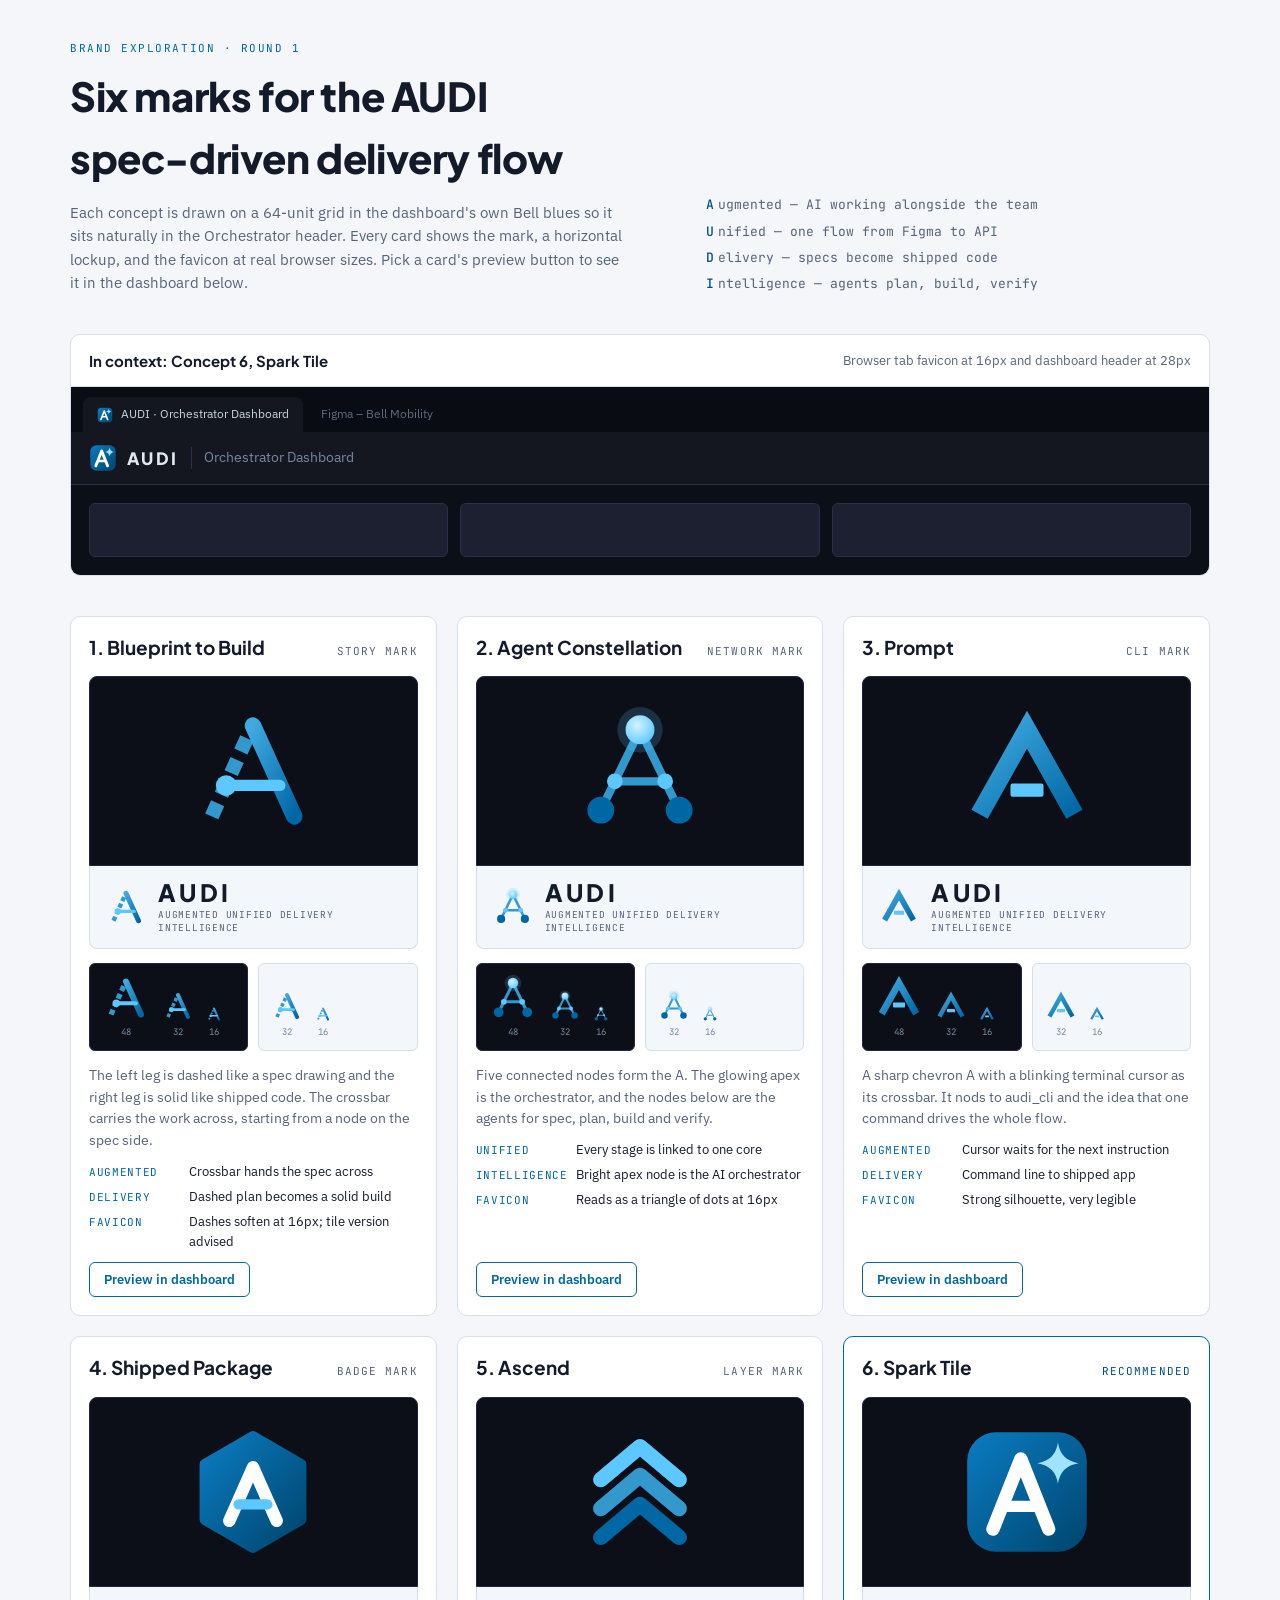
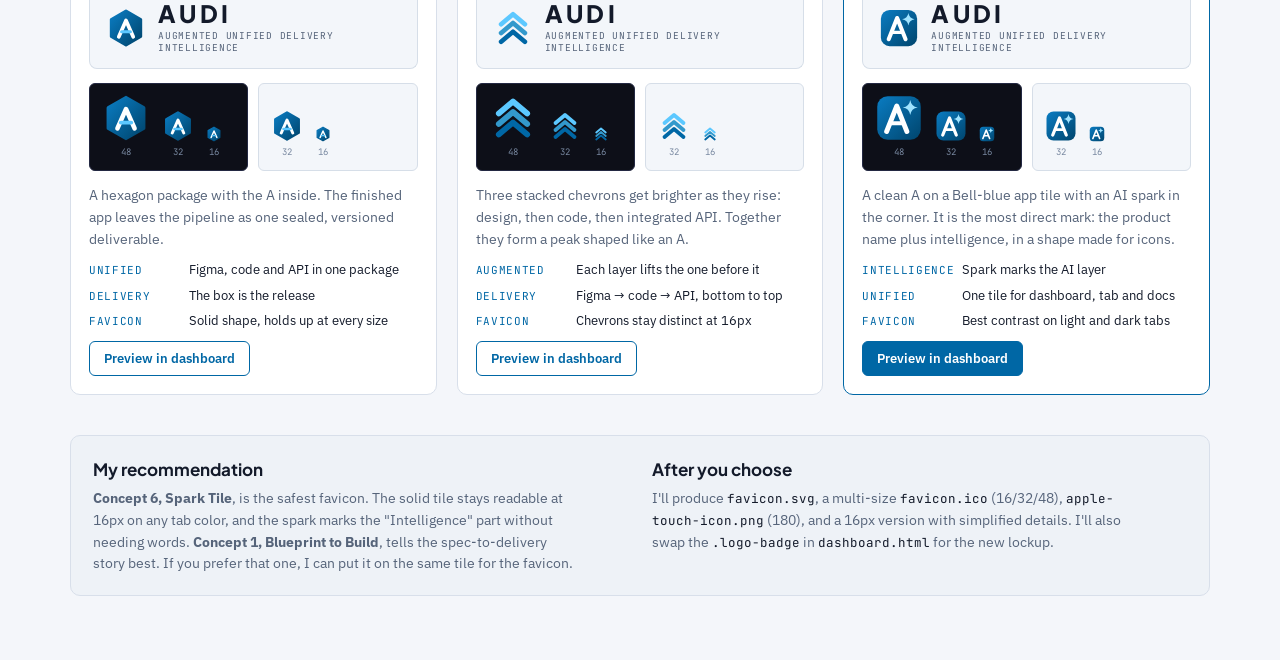
<file: pages/audi-logo-concepts.html>
<!doctype html>
<html lang="en">
<head>
<meta charset="utf-8">
<meta name="viewport" content="width=device-width, initial-scale=1">
<style>body{margin:0}</style>
<title>AUDI Logo Concepts</title>
<link rel="preconnect" href="https://fonts.googleapis.com">
<link rel="preconnect" href="https://fonts.gstatic.com" crossorigin>
<link rel="stylesheet" href="https://fonts.googleapis.com/css2?family=Plus+Jakarta+Sans:wght@500;700;800&family=IBM+Plex+Sans:wght@400;500;600&family=JetBrains+Mono:wght@400;500&display=swap">
<style>
:root{
  color-scheme: dark;
  --bg:#0d0f18; --surf:#141720; --surf2:#1c2030; --border:#2a2f4a;
  --text:#e2e8f0; --muted:#8a98b0; --accent:#3399cc; --accent-strong:#5cc8ff;
  --tile-dark:#0d0f18; --tile-light:#f3f6fa; --tile-light-border:#d6dee8;
  --btn-bg:#0067A5; --btn-text:#ffffff;
  --display:'Plus Jakarta Sans', 'Segoe UI', system-ui, sans-serif;
  --body:'IBM Plex Sans', 'Segoe UI', system-ui, sans-serif;
  --mono:'JetBrains Mono', ui-monospace, Consolas, monospace;
}
@media (prefers-color-scheme: light){
  :root:not([data-theme="dark"]){
    color-scheme: light;
    --bg:#f4f6fa; --surf:#ffffff; --surf2:#eef2f7; --border:#d8dfea;
    --text:#131a2a; --muted:#56647a; --accent:#0067A5; --accent-strong:#004f7c;
  }
}
:root[data-theme="light"]{
  color-scheme: light;
  --bg:#f4f6fa; --surf:#ffffff; --surf2:#eef2f7; --border:#d8dfea;
  --text:#131a2a; --muted:#56647a; --accent:#0067A5; --accent-strong:#004f7c;
}
*{box-sizing:border-box}
body{background:var(--bg);color:var(--text);font-family:var(--body);font-size:15px;line-height:1.55;margin:0}
.wrap{max-width:1180px;margin:0 auto;padding-inline:20px;padding-block:40px 64px;display:flex;flex-direction:column;gap:40px}
h1,h2,h3{font-family:var(--display);text-wrap:balance;margin:0}
.eyebrow{font-family:var(--mono);font-size:11px;letter-spacing:.14em;text-transform:uppercase;color:var(--accent)}
.intro{display:grid;grid-template-columns:1.2fr 1fr;gap:32px;align-items:end}
.intro h1{font-size:clamp(28px,4vw,40px);font-weight:800;letter-spacing:-.01em;margin-top:8px}
.intro p{color:var(--muted);max-width:62ch;margin:12px 0 0}
.acronym{display:flex;flex-direction:column;gap:6px;font-family:var(--mono);font-size:13px;color:var(--muted)}
.acronym b{color:var(--text);font-weight:500;display:inline-block;width:1.4ch}
.acronym b::first-letter{color:var(--accent-strong)}

/* In-context preview */
.preview{background:var(--surf);border:1px solid var(--border);border-radius:10px;overflow:hidden}
.preview-top{display:flex;justify-content:space-between;align-items:center;gap:12px;flex-wrap:wrap;padding:14px 18px;border-bottom:1px solid var(--border)}
.preview-top h2{font-size:15px;font-weight:700}
.preview-top span{font-size:13px;color:var(--muted)}
.browser{background:#0a0c13;padding:10px 12px 0}
.tabs{display:flex;gap:4px}
.tab{display:flex;align-items:center;gap:8px;background:#141720;color:#c9d3e0;font-size:12px;padding:8px 14px;border-radius:8px 8px 0 0;max-width:280px;white-space:nowrap;overflow:hidden;text-overflow:ellipsis}
.tab.ghost{background:transparent;color:#5d6a80}
.tab svg{flex:none}
.dash-bar{background:#141720;border-bottom:1px solid #2a2f4a;display:flex;align-items:center;gap:12px;padding:12px 18px;color:#e2e8f0}
.dash-bar .brand{display:flex;align-items:center;gap:10px}
.dash-bar .word{font-family:var(--display);font-weight:800;letter-spacing:.14em;font-size:17px}
.dash-bar .sub{color:#7888a0;font-size:14px;border-left:1px solid #2a2f4a;padding-left:12px}
.dash-body{background:#0d0f18;padding:18px;display:grid;grid-template-columns:repeat(3,1fr);gap:12px}
.dash-body div{height:54px;border-radius:6px;background:#1c2030;border:1px solid #2a2f4a}

/* Concepts */
.grid{display:grid;grid-template-columns:repeat(auto-fill,minmax(340px,1fr));gap:20px}
.concept{background:var(--surf);border:1px solid var(--border);border-radius:10px;display:flex;flex-direction:column;overflow:hidden;transition:border-color .2s}
.concept.active{border-color:var(--accent)}
.concept-head{display:flex;justify-content:space-between;align-items:baseline;gap:10px;padding:16px 18px 0}
.concept-head h3{font-size:19px;font-weight:700}
.tag{font-family:var(--mono);font-size:11px;letter-spacing:.1em;text-transform:uppercase;color:var(--muted);white-space:nowrap}
.tag.rec{color:var(--accent-strong)}
.stage{margin:14px 18px 0;background:var(--tile-dark);border:1px solid #232842;border-radius:8px;display:grid;place-items:center;padding:28px 0}
.stage svg{width:132px;height:132px}
.lockup{display:flex;align-items:center;gap:12px;margin:0 18px;padding:14px 16px;background:var(--tile-light);border:1px solid var(--tile-light-border);border-top:0;border-radius:0 0 8px 8px;color:#131a2a}
.stage{border-radius:8px 8px 0 0}
.lockup svg{width:40px;height:40px;flex:none}
.lockup .word{font-family:var(--display);font-weight:800;font-size:24px;letter-spacing:.14em;line-height:1}
.lockup .expand{font-family:var(--mono);font-size:9.5px;letter-spacing:.08em;color:#56647a;text-transform:uppercase;margin-top:5px;line-height:1.3}
.favs{display:flex;gap:10px;margin:14px 18px 0;flex-wrap:wrap}
.fav{display:flex;align-items:flex-end;gap:12px;padding:10px 12px;border-radius:6px;flex:1;min-width:130px}
.fav.d{background:var(--tile-dark);border:1px solid #232842}
.fav.l{background:var(--tile-light);border:1px solid var(--tile-light-border)}
.fav figure{margin:0;display:flex;flex-direction:column;align-items:center;gap:4px}
.fav figcaption{font-family:var(--mono);font-size:9px;color:#7888a0;font-variant-numeric:tabular-nums}
.body{padding:14px 18px 18px;display:flex;flex-direction:column;gap:10px;flex:1}
.body p{margin:0;color:var(--muted);font-size:14px}
.reads{list-style:none;margin:0;padding:0;display:flex;flex-direction:column;gap:5px;font-size:13px}
.reads li{display:grid;grid-template-columns:92px 1fr;gap:8px}
.reads span{font-family:var(--mono);font-size:11px;color:var(--accent);text-transform:uppercase;letter-spacing:.06em;padding-top:2px}
.body button{margin-top:auto;align-self:flex-start;font:600 13px var(--body);background:transparent;color:var(--accent);border:1px solid var(--accent);border-radius:6px;padding:8px 14px;cursor:pointer}
.body button:hover{background:var(--accent);color:var(--surf)}
.body button:focus-visible{outline:2px solid var(--accent-strong);outline-offset:2px}
.concept.active .body button{background:var(--btn-bg);color:var(--btn-text);border-color:var(--btn-bg)}

.note{background:var(--surf2);border:1px solid var(--border);border-radius:10px;padding:20px 22px;display:grid;grid-template-columns:1fr 1fr;gap:24px}
.note h2{font-size:17px;margin-bottom:6px}
.note p{margin:0;color:var(--muted);font-size:14px;max-width:60ch}
.note code{font-family:var(--mono);font-size:12.5px;color:var(--text)}

.blink{animation:blink 1.1s steps(1) infinite}
@keyframes blink{50%{opacity:.15}}
@media (prefers-reduced-motion: reduce){.blink{animation:none}.concept{transition:none}}

@media (max-width:760px){
  .intro,.note{grid-template-columns:1fr}
  .dash-body{grid-template-columns:1fr 1fr}
  .dash-bar .sub{display:none}
  .grid{grid-template-columns:1fr}
}
</style>

<!-- Shared gradients and the six marks, drawn on a 64-unit grid -->
<svg width="0" height="0" style="position:absolute" aria-hidden="true">
  <defs>
    <linearGradient id="gBlue" x1="0" y1="0" x2="1" y2="1">
      <stop offset="0" stop-color="#3fa9e0"/><stop offset="1" stop-color="#0067A5"/>
    </linearGradient>
    <linearGradient id="gTile" x1="0" y1="0" x2="1" y2="1">
      <stop offset="0" stop-color="#0a7cc2"/><stop offset="1" stop-color="#00456d"/>
    </linearGradient>
    <radialGradient id="gCore" cx=".4" cy=".35" r=".7">
      <stop offset="0" stop-color="#d4f3ff"/><stop offset="1" stop-color="#5cc8ff"/>
    </radialGradient>
  </defs>

  <!-- 1 Blueprint to Build -->
  <symbol id="m1" viewBox="0 0 64 64">
    <line x1="12" y1="54" x2="30.2" y2="13.5" stroke="#3399cc" stroke-width="7" stroke-dasharray="7 4.5"/>
    <line x1="32" y1="10" x2="52" y2="54" stroke="url(#gBlue)" stroke-width="8" stroke-linecap="round"/>
    <line x1="19" y1="39" x2="45" y2="39" stroke="#5cc8ff" stroke-width="5.5" stroke-linecap="round"/>
    <circle cx="19" cy="39" r="5" fill="#5cc8ff"/>
  </symbol>

  <!-- 2 Agent Constellation -->
  <symbol id="m2" viewBox="0 0 64 64">
    <g stroke="#3399cc" stroke-width="4" stroke-linecap="round">
      <line x1="32" y1="12" x2="13" y2="51"/><line x1="32" y1="12" x2="51" y2="51"/>
      <line x1="19.8" y1="37" x2="44.2" y2="37"/>
    </g>
    <circle cx="32" cy="12" r="11" fill="#5cc8ff" opacity=".18"/>
    <circle cx="32" cy="12" r="7" fill="url(#gCore)"/>
    <circle cx="13" cy="51" r="6.5" fill="#0067A5"/>
    <circle cx="51" cy="51" r="6.5" fill="#0067A5"/>
    <circle cx="19.8" cy="37" r="3.8" fill="#5cc8ff"/>
    <circle cx="44.2" cy="37" r="3.8" fill="#5cc8ff"/>
  </symbol>

  <!-- 3 Prompt -->
  <symbol id="m3" viewBox="0 0 64 64">
    <polyline points="9,53 32,12 55,53" fill="none" stroke="url(#gBlue)" stroke-width="9" stroke-linejoin="miter"/>
    <rect class="cursor" x="24" y="38" width="16" height="6.5" rx="1" fill="#5cc8ff"/>
  </symbol>

  <!-- 4 Shipped Package -->
  <symbol id="m4" viewBox="0 0 64 64">
    <polygon points="32,5 55.4,18.5 55.4,45.5 32,59 8.6,45.5 8.6,18.5" fill="url(#gTile)" stroke="url(#gTile)" stroke-width="5" stroke-linejoin="round"/>
    <polyline points="20.5,46 32,20 43.5,46" fill="none" stroke="#fff" stroke-width="6" stroke-linecap="round" stroke-linejoin="round"/>
    <line x1="25" y1="38" x2="39" y2="38" stroke="#5cc8ff" stroke-width="5" stroke-linecap="round"/>
  </symbol>

  <!-- 5 Ascend -->
  <symbol id="m5" viewBox="0 0 64 64">
    <g fill="none" stroke-width="7.5" stroke-linecap="round" stroke-linejoin="round">
      <polyline points="13,54 32,38 51,54" stroke="#0067A5"/>
      <polyline points="13,40 32,24 51,40" stroke="#3399cc"/>
      <polyline points="13,26 32,10 51,26" stroke="#5cc8ff"/>
    </g>
  </symbol>

  <!-- 6 Spark Tile -->
  <symbol id="m6" viewBox="0 0 64 64">
    <rect x="3" y="3" width="58" height="58" rx="14" fill="url(#gTile)"/>
    <polyline points="15.5,50 29,16 42.5,50" fill="none" stroke="#fff" stroke-width="6.5" stroke-linecap="round" stroke-linejoin="round"/>
    <line x1="21" y1="39" x2="37" y2="39" stroke="#fff" stroke-width="5.5" stroke-linecap="round"/>
    <path d="M47 8 Q48.3 16.7 57 18 Q48.3 19.3 47 28 Q45.7 19.3 37 18 Q45.7 16.7 47 8 Z" fill="#9fe3ff"/>
  </symbol>
</svg>

<div class="wrap">
  <section class="intro">
    <div>
      <div class="eyebrow">Brand exploration · Round 1</div>
      <h1>Six marks for the AUDI spec-driven delivery flow</h1>
      <p>Each concept is drawn on a 64-unit grid in the dashboard's own Bell blues so it sits naturally in the Orchestrator header. Every card shows the mark, a horizontal lockup, and the favicon at real browser sizes. Pick a card's preview button to see it in the dashboard below.</p>
    </div>
    <div class="acronym" aria-label="What AUDI stands for">
      <div><b>A</b>ugmented — AI working alongside the team</div>
      <div><b>U</b>nified — one flow from Figma to API</div>
      <div><b>D</b>elivery — specs become shipped code</div>
      <div><b>I</b>ntelligence — agents plan, build, verify</div>
    </div>
  </section>

  <section class="preview" aria-label="Dashboard preview">
    <div class="preview-top">
      <h2 id="pvTitle">In context: Concept 6, Spark Tile</h2>
      <span>Browser tab favicon at 16px and dashboard header at 28px</span>
    </div>
    <div class="browser">
      <div class="tabs">
        <div class="tab"><svg width="16" height="16" id="pvFav"><use href="#m6"/></svg>AUDI · Orchestrator Dashboard</div>
        <div class="tab ghost">Figma – Bell Mobility</div>
      </div>
    </div>
    <div class="dash-bar">
      <div class="brand"><svg width="28" height="28" id="pvMark"><use href="#m6"/></svg><span class="word">AUDI</span></div>
      <span class="sub">Orchestrator Dashboard</span>
    </div>
    <div class="dash-body" aria-hidden="true"><div></div><div></div><div></div></div>
  </section>

  <section class="grid" id="grid"></section>

  <section class="note">
    <div>
      <h2>My recommendation</h2>
      <p><strong>Concept 6, Spark Tile</strong>, is the safest favicon. The solid tile stays readable at 16px on any tab color, and the spark marks the "Intelligence" part without needing words. <strong>Concept 1, Blueprint to Build</strong>, tells the spec-to-delivery story best. If you prefer that one, I can put it on the same tile for the favicon.</p>
    </div>
    <div>
      <h2>After you choose</h2>
      <p>I'll produce <code>favicon.svg</code>, a multi-size <code>favicon.ico</code> (16/32/48), <code>apple-touch-icon.png</code> (180), and a 16px version with simplified details. I'll also swap the <code>.logo-badge</code> in <code>dashboard.html</code> for the new lockup.</p>
    </div>
  </section>
</div>

<script>
const concepts = [
  { id:1, name:'Blueprint to Build', tag:'Story mark',
    why:'The left leg is dashed like a spec drawing and the right leg is solid like shipped code. The crossbar carries the work across, starting from a node on the spec side.',
    reads:[['Augmented','Crossbar hands the spec across'],['Delivery','Dashed plan becomes a solid build'],['Favicon','Dashes soften at 16px; tile version advised']] },
  { id:2, name:'Agent Constellation', tag:'Network mark',
    why:'Five connected nodes form the A. The glowing apex is the orchestrator, and the nodes below are the agents for spec, plan, build and verify.',
    reads:[['Unified','Every stage is linked to one core'],['Intelligence','Bright apex node is the AI orchestrator'],['Favicon','Reads as a triangle of dots at 16px']] },
  { id:3, name:'Prompt', tag:'CLI mark',
    why:'A sharp chevron A with a blinking terminal cursor as its crossbar. It nods to audi_cli and the idea that one command drives the whole flow.',
    reads:[['Augmented','Cursor waits for the next instruction'],['Delivery','Command line to shipped app'],['Favicon','Strong silhouette, very legible']] },
  { id:4, name:'Shipped Package', tag:'Badge mark',
    why:'A hexagon package with the A inside. The finished app leaves the pipeline as one sealed, versioned deliverable.',
    reads:[['Unified','Figma, code and API in one package'],['Delivery','The box is the release'],['Favicon','Solid shape, holds up at every size']] },
  { id:5, name:'Ascend', tag:'Layer mark',
    why:'Three stacked chevrons get brighter as they rise: design, then code, then integrated API. Together they form a peak shaped like an A.',
    reads:[['Augmented','Each layer lifts the one before it'],['Delivery','Figma → code → API, bottom to top'],['Favicon','Chevrons stay distinct at 16px']] },
  { id:6, name:'Spark Tile', tag:'Recommended', rec:true,
    why:'A clean A on a Bell-blue app tile with an AI spark in the corner. It is the most direct mark: the product name plus intelligence, in a shape made for icons.',
    reads:[['Intelligence','Spark marks the AI layer'],['Unified','One tile for dashboard, tab and docs'],['Favicon','Best contrast on light and dark tabs']] },
];

const use = (id, s, cls='') => `<svg width="${s}" height="${s}" class="${cls}" aria-hidden="true"><use href="#m${id}"/></svg>`;
const grid = document.getElementById('grid');
grid.innerHTML = concepts.map(c => `
  <article class="concept${c.id===6?' active':''}" data-id="${c.id}">
    <div class="concept-head"><h3>${c.id}. ${c.name}</h3><span class="tag${c.rec?' rec':''}">${c.tag}</span></div>
    <div class="stage">${use(c.id,132)}</div>
    <div class="lockup">${use(c.id,40)}<div><div class="word">AUDI</div><div class="expand">Augmented Unified Delivery Intelligence</div></div></div>
    <div class="favs">
      <div class="fav d">
        <figure>${use(c.id,48)}<figcaption>48</figcaption></figure>
        <figure>${use(c.id,32)}<figcaption>32</figcaption></figure>
        <figure>${use(c.id,16)}<figcaption>16</figcaption></figure>
      </div>
      <div class="fav l">
        <figure>${use(c.id,32)}<figcaption>32</figcaption></figure>
        <figure>${use(c.id,16)}<figcaption>16</figcaption></figure>
      </div>
    </div>
    <div class="body">
      <p>${c.why}</p>
      <ul class="reads">${c.reads.map(r=>`<li><span>${r[0]}</span>${r[1]}</li>`).join('')}</ul>
      <button type="button" id="pv${c.id}">Preview in dashboard</button>
    </div>
  </article>`).join('');

// Blink the Prompt cursor wherever the mark is shown
document.querySelectorAll('#m3 .cursor').forEach(el => el.classList.add('blink'));

grid.addEventListener('click', e => {
  const btn = e.target.closest('button'); if (!btn) return;
  const card = btn.closest('.concept'); const id = +card.dataset.id;
  const c = concepts.find(x => x.id === id);
  document.querySelectorAll('.concept').forEach(el => el.classList.toggle('active', el === card));
  document.querySelector('#pvFav use').setAttribute('href', '#m'+id);
  document.querySelector('#pvMark use').setAttribute('href', '#m'+id);
  document.getElementById('pvTitle').textContent = `In context: Concept ${id}, ${c.name}`;
  document.querySelector('.preview').scrollIntoView({behavior: matchMedia('(prefers-reduced-motion: reduce)').matches ? 'auto' : 'smooth', block:'start'});
});
</script>

</html>
</file>
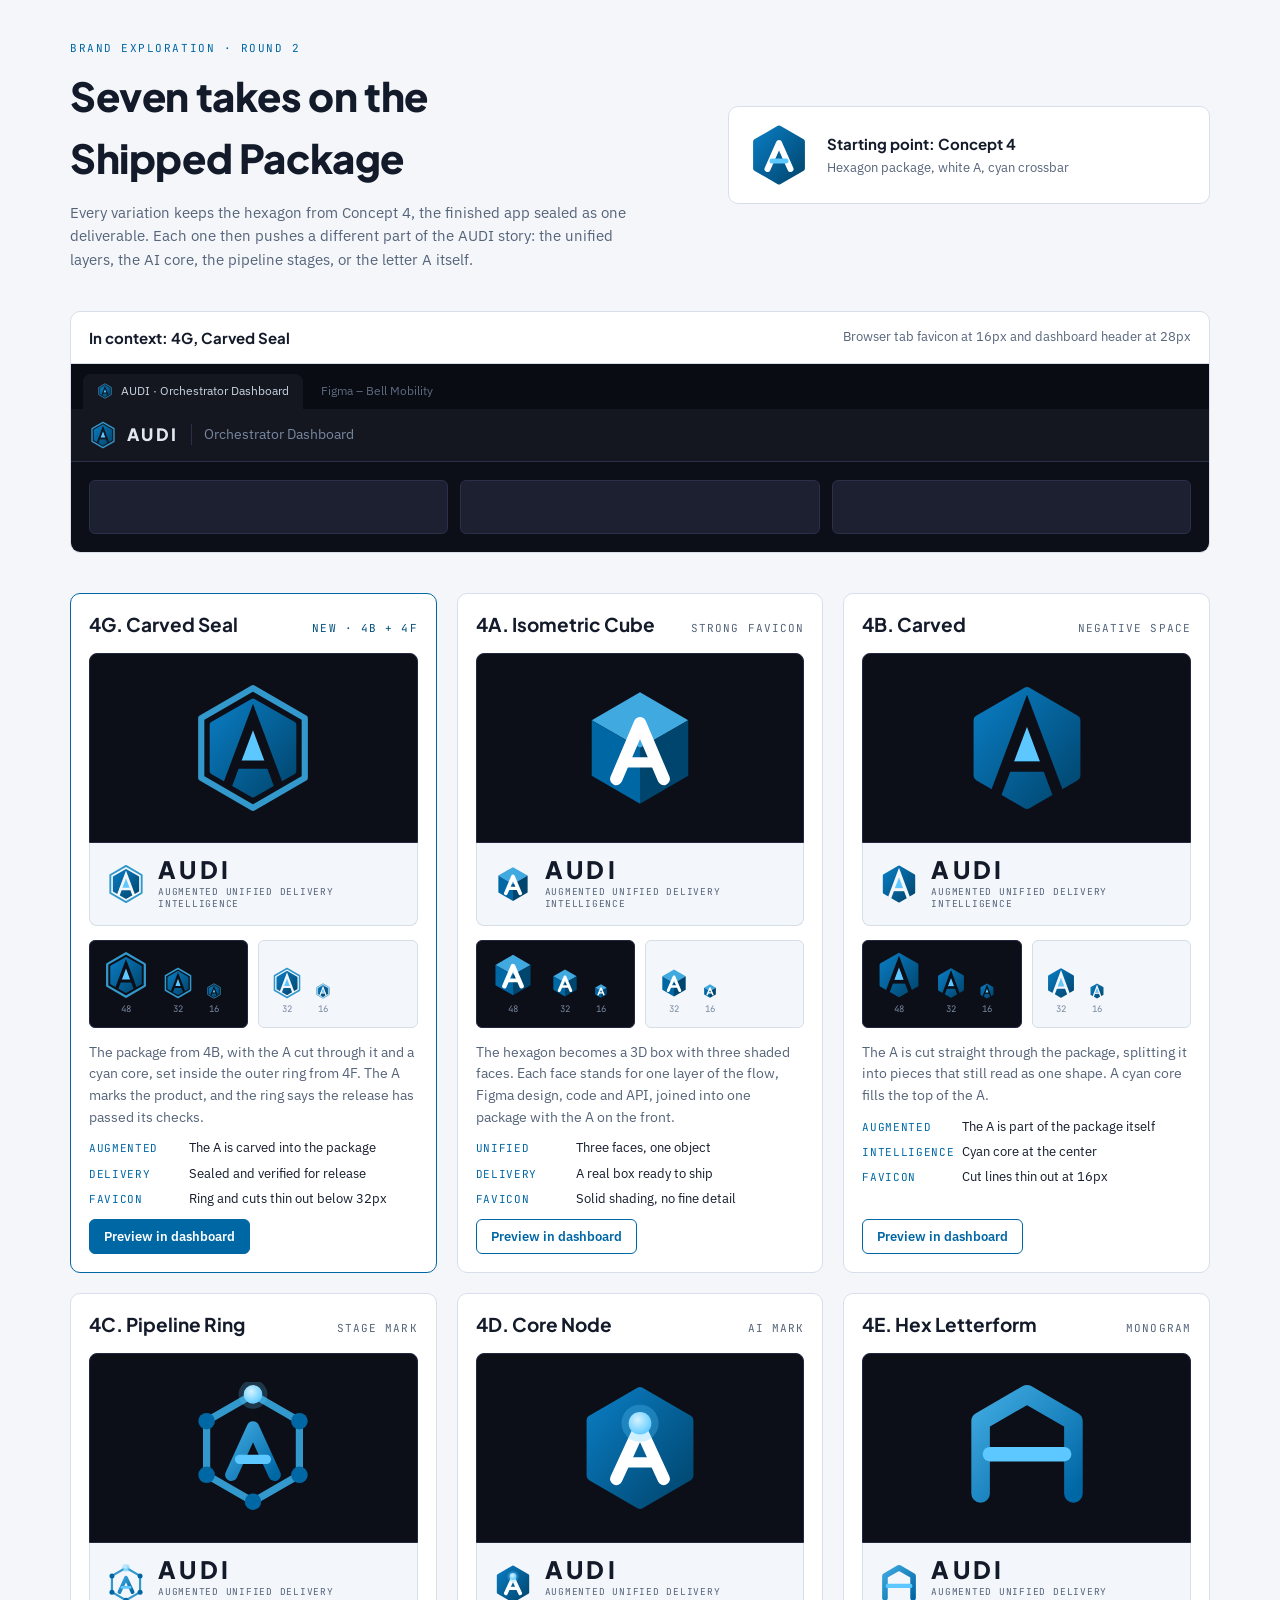
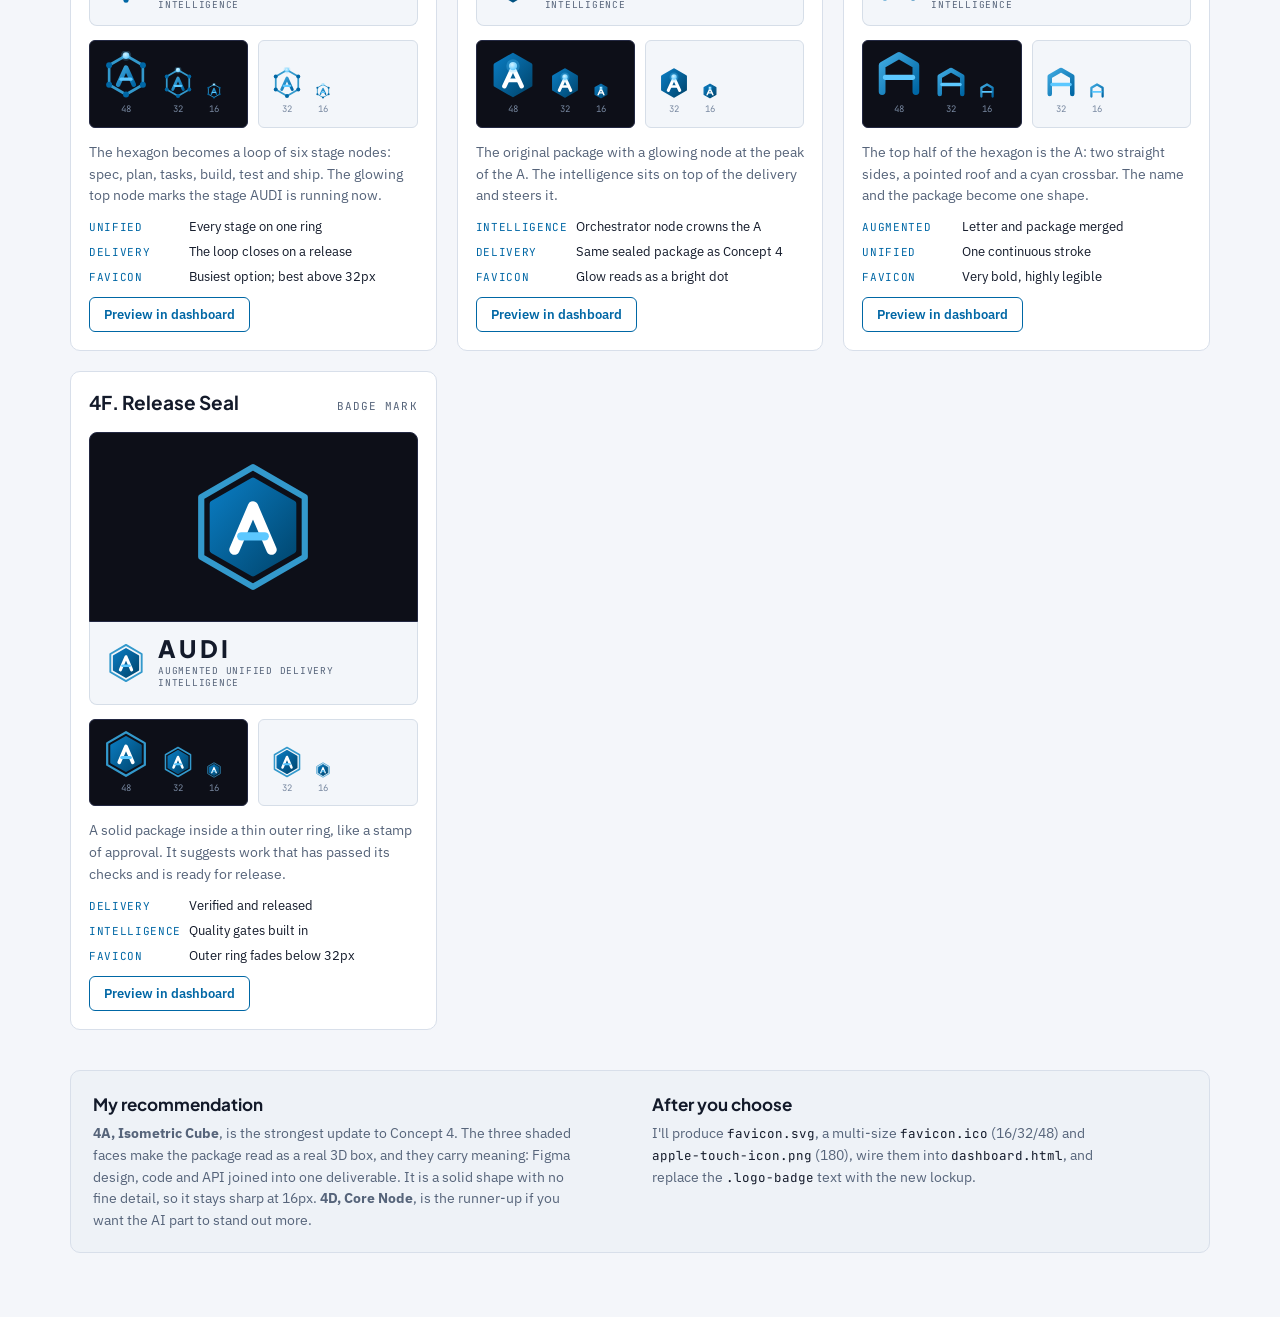
<file: pages/audi-logo-hex-variations.html>
<!doctype html>
<html lang="en">
<head>
<meta charset="utf-8">
<meta name="viewport" content="width=device-width, initial-scale=1">
<title>AUDI Package Variations</title>
<link rel="preconnect" href="https://fonts.googleapis.com">
<link rel="preconnect" href="https://fonts.gstatic.com" crossorigin>
<link rel="stylesheet" href="https://fonts.googleapis.com/css2?family=Plus+Jakarta+Sans:wght@500;700;800&family=IBM+Plex+Sans:wght@400;500;600&family=JetBrains+Mono:wght@400;500&display=swap">
<style>
:root{
  color-scheme: dark;
  --bg:#0d0f18; --surf:#141720; --surf2:#1c2030; --border:#2a2f4a;
  --text:#e2e8f0; --muted:#8a98b0; --accent:#3399cc; --accent-strong:#5cc8ff;
  --tile-dark:#0d0f18; --tile-light:#f3f6fa; --tile-light-border:#d6dee8;
  --btn-bg:#0067A5; --btn-text:#ffffff;
  --display:'Plus Jakarta Sans', 'Segoe UI', system-ui, sans-serif;
  --body:'IBM Plex Sans', 'Segoe UI', system-ui, sans-serif;
  --mono:'JetBrains Mono', ui-monospace, Consolas, monospace;
}
@media (prefers-color-scheme: light){
  :root:not([data-theme="dark"]){
    color-scheme: light;
    --bg:#f4f6fa; --surf:#ffffff; --surf2:#eef2f7; --border:#d8dfea;
    --text:#131a2a; --muted:#56647a; --accent:#0067A5; --accent-strong:#004f7c;
  }
}
:root[data-theme="light"]{
  color-scheme: light;
  --bg:#f4f6fa; --surf:#ffffff; --surf2:#eef2f7; --border:#d8dfea;
  --text:#131a2a; --muted:#56647a; --accent:#0067A5; --accent-strong:#004f7c;
}
*{box-sizing:border-box}
body{background:var(--bg);color:var(--text);font-family:var(--body);font-size:15px;line-height:1.55;margin:0}
.wrap{max-width:1180px;margin:0 auto;padding-inline:20px;padding-block:40px 64px;display:flex;flex-direction:column;gap:40px}
h1,h2,h3{font-family:var(--display);text-wrap:balance;margin:0}
.eyebrow{font-family:var(--mono);font-size:11px;letter-spacing:.14em;text-transform:uppercase;color:var(--accent)}
.intro{display:grid;grid-template-columns:1.3fr 1fr;gap:32px;align-items:center}
.intro h1{font-size:clamp(28px,4vw,40px);font-weight:800;letter-spacing:-.01em;margin-top:8px}
.intro p{color:var(--muted);max-width:62ch;margin:12px 0 0}
.base{display:flex;align-items:center;gap:16px;background:var(--surf);border:1px solid var(--border);border-radius:10px;padding:16px 18px}
.base svg{width:64px;height:64px;flex:none}
.base b{font-family:var(--display);font-size:15px;display:block}
.base span{color:var(--muted);font-size:13px}

.preview{background:var(--surf);border:1px solid var(--border);border-radius:10px;overflow:hidden}
.preview-top{display:flex;justify-content:space-between;align-items:center;gap:12px;flex-wrap:wrap;padding:14px 18px;border-bottom:1px solid var(--border)}
.preview-top h2{font-size:15px;font-weight:700}
.preview-top span{font-size:13px;color:var(--muted)}
.browser{background:#0a0c13;padding:10px 12px 0}
.tabs{display:flex;gap:4px}
.tab{display:flex;align-items:center;gap:8px;background:#141720;color:#c9d3e0;font-size:12px;padding:8px 14px;border-radius:8px 8px 0 0;max-width:280px;white-space:nowrap;overflow:hidden;text-overflow:ellipsis}
.tab.ghost{background:transparent;color:#5d6a80}
.tab svg{flex:none}
.dash-bar{background:#141720;border-bottom:1px solid #2a2f4a;display:flex;align-items:center;gap:12px;padding:12px 18px;color:#e2e8f0}
.dash-bar .brand{display:flex;align-items:center;gap:10px}
.dash-bar .word{font-family:var(--display);font-weight:800;letter-spacing:.14em;font-size:17px}
.dash-bar .sub{color:#7888a0;font-size:14px;border-left:1px solid #2a2f4a;padding-left:12px}
.dash-body{background:#0d0f18;padding:18px;display:grid;grid-template-columns:repeat(3,1fr);gap:12px}
.dash-body div{height:54px;border-radius:6px;background:#1c2030;border:1px solid #2a2f4a}

.grid{display:grid;grid-template-columns:repeat(auto-fill,minmax(340px,1fr));gap:20px}
.concept{background:var(--surf);border:1px solid var(--border);border-radius:10px;display:flex;flex-direction:column;overflow:hidden;transition:border-color .2s}
.concept.active{border-color:var(--accent)}
.concept-head{display:flex;justify-content:space-between;align-items:baseline;gap:10px;padding:16px 18px 0}
.concept-head h3{font-size:19px;font-weight:700}
.tag{font-family:var(--mono);font-size:11px;letter-spacing:.1em;text-transform:uppercase;color:var(--muted);white-space:nowrap}
.tag.rec{color:var(--accent-strong)}
.stage{margin:14px 18px 0;background:var(--tile-dark);border:1px solid #232842;border-radius:8px 8px 0 0;display:grid;place-items:center;padding:28px 0}
.stage svg{width:132px;height:132px}
.lockup{display:flex;align-items:center;gap:12px;margin:0 18px;padding:14px 16px;background:var(--tile-light);border:1px solid var(--tile-light-border);border-top:0;border-radius:0 0 8px 8px;color:#131a2a}
.lockup svg{width:40px;height:40px;flex:none}
.lockup .word{font-family:var(--display);font-weight:800;font-size:24px;letter-spacing:.14em;line-height:1}
.lockup .expand{font-family:var(--mono);font-size:9.5px;letter-spacing:.08em;color:#56647a;text-transform:uppercase;margin-top:5px;line-height:1.3}
.favs{display:flex;gap:10px;margin:14px 18px 0;flex-wrap:wrap}
.fav{display:flex;align-items:flex-end;gap:12px;padding:10px 12px;border-radius:6px;flex:1;min-width:130px}
.fav.d{background:var(--tile-dark);border:1px solid #232842}
.fav.l{background:var(--tile-light);border:1px solid var(--tile-light-border)}
.fav figure{margin:0;display:flex;flex-direction:column;align-items:center;gap:4px}
.fav figcaption{font-family:var(--mono);font-size:9px;color:#7888a0;font-variant-numeric:tabular-nums}
.body{padding:14px 18px 18px;display:flex;flex-direction:column;gap:10px;flex:1}
.body p{margin:0;color:var(--muted);font-size:14px}
.reads{list-style:none;margin:0;padding:0;display:flex;flex-direction:column;gap:5px;font-size:13px}
.reads li{display:grid;grid-template-columns:92px 1fr;gap:8px}
.reads span{font-family:var(--mono);font-size:11px;color:var(--accent);text-transform:uppercase;letter-spacing:.06em;padding-top:2px}
.body button{margin-top:auto;align-self:flex-start;font:600 13px var(--body);background:transparent;color:var(--accent);border:1px solid var(--accent);border-radius:6px;padding:8px 14px;cursor:pointer}
.body button:hover{background:var(--accent);color:var(--surf)}
.body button:focus-visible{outline:2px solid var(--accent-strong);outline-offset:2px}
.concept.active .body button{background:var(--btn-bg);color:var(--btn-text);border-color:var(--btn-bg)}

.note{background:var(--surf2);border:1px solid var(--border);border-radius:10px;padding:20px 22px;display:grid;grid-template-columns:1fr 1fr;gap:24px}
.note h2{font-size:17px;margin-bottom:6px}
.note p{margin:0;color:var(--muted);font-size:14px;max-width:60ch}
.note code{font-family:var(--mono);font-size:12.5px;color:var(--text)}
@media (prefers-reduced-motion: reduce){.concept{transition:none}}
@media (max-width:760px){
  .intro,.note{grid-template-columns:1fr}
  .dash-body{grid-template-columns:1fr 1fr}
  .dash-bar .sub{display:none}
  .grid{grid-template-columns:1fr}
}
</style>
</head>
<body>

<!-- Shared gradients and marks, drawn on a 64-unit grid -->
<svg width="0" height="0" style="position:absolute" aria-hidden="true">
  <defs>
    <linearGradient id="gBlue" x1="0" y1="0" x2="1" y2="1">
      <stop offset="0" stop-color="#3fa9e0"/><stop offset="1" stop-color="#0067A5"/>
    </linearGradient>
    <linearGradient id="gTile" x1="0" y1="0" x2="1" y2="1">
      <stop offset="0" stop-color="#0a7cc2"/><stop offset="1" stop-color="#00456d"/>
    </linearGradient>
    <radialGradient id="gCore" cx=".4" cy=".35" r=".7">
      <stop offset="0" stop-color="#d4f3ff"/><stop offset="1" stop-color="#5cc8ff"/>
    </radialGradient>
  </defs>

  <!-- Base: original concept 4 -->
  <symbol id="m0" viewBox="0 0 64 64">
    <polygon points="32,5 55.4,18.5 55.4,45.5 32,59 8.6,45.5 8.6,18.5" fill="url(#gTile)" stroke="url(#gTile)" stroke-width="5" stroke-linejoin="round"/>
    <polyline points="20.5,46 32,20 43.5,46" fill="none" stroke="#fff" stroke-width="6" stroke-linecap="round" stroke-linejoin="round"/>
    <line x1="25" y1="38" x2="39" y2="38" stroke="#5cc8ff" stroke-width="5" stroke-linecap="round"/>
  </symbol>

  <!-- 4A Isometric Cube -->
  <symbol id="m1" viewBox="0 0 64 64">
    <polygon points="32,5 55.4,18.5 32,32 8.6,18.5" fill="#3fa9e0"/>
    <polygon points="8.6,18.5 32,32 32,59 8.6,45.5" fill="#0067A5"/>
    <polygon points="32,32 55.4,18.5 55.4,45.5 32,59" fill="#00456d"/>
    <polyline points="20.5,47 32,20 43.5,47" fill="none" stroke="#fff" stroke-width="6" stroke-linecap="round" stroke-linejoin="round"/>
    <line x1="25" y1="39" x2="39" y2="39" stroke="#fff" stroke-width="5" stroke-linecap="round"/>
  </symbol>

  <!-- 4B Carved -->
  <symbol id="m2" viewBox="0 0 64 64">
    <defs>
      <mask id="cutA" maskUnits="userSpaceOnUse" x="0" y="0" width="64" height="64">
        <rect width="64" height="64" fill="#fff"/>
        <polyline points="12.5,66 32,14 51.5,66" fill="none" stroke="#000" stroke-width="5.5" stroke-linejoin="miter"/>
        <line x1="22" y1="41" x2="42" y2="41" stroke="#000" stroke-width="5"/>
      </mask>
    </defs>
    <g mask="url(#cutA)">
      <polygon points="32,5 55.4,18.5 55.4,45.5 32,59 8.6,45.5 8.6,18.5" fill="url(#gTile)" stroke="url(#gTile)" stroke-width="5" stroke-linejoin="round"/>
      <polygon points="32,20 38.6,38.5 25.4,38.5" fill="#5cc8ff"/>
    </g>
  </symbol>

  <!-- 4C Pipeline Ring -->
  <symbol id="m3" viewBox="0 0 64 64">
    <polygon points="32,6 54.5,19 54.5,45 32,58 9.5,45 9.5,19" fill="none" stroke="#3399cc" stroke-width="3.5" stroke-linejoin="round"/>
    <circle cx="32" cy="6" r="7" fill="#5cc8ff" opacity=".22"/>
    <circle cx="32" cy="6" r="4.5" fill="url(#gCore)"/>
    <g fill="#0067A5">
      <circle cx="54.5" cy="19" r="4"/><circle cx="54.5" cy="45" r="4"/><circle cx="32" cy="58" r="4"/>
      <circle cx="9.5" cy="45" r="4"/><circle cx="9.5" cy="19" r="4"/>
    </g>
    <polyline points="21.5,45 32,22 42.5,45" fill="none" stroke="url(#gBlue)" stroke-width="6" stroke-linecap="round" stroke-linejoin="round"/>
    <line x1="25.5" y1="37.5" x2="38.5" y2="37.5" stroke="#5cc8ff" stroke-width="4.5" stroke-linecap="round"/>
  </symbol>

  <!-- 4D Core Node -->
  <symbol id="m4" viewBox="0 0 64 64">
    <polygon points="32,5 55.4,18.5 55.4,45.5 32,59 8.6,45.5 8.6,18.5" fill="url(#gTile)" stroke="url(#gTile)" stroke-width="5" stroke-linejoin="round"/>
    <polyline points="20.5,47 32,22 43.5,47" fill="none" stroke="#fff" stroke-width="6" stroke-linecap="round" stroke-linejoin="round"/>
    <line x1="25" y1="39" x2="39" y2="39" stroke="#fff" stroke-width="5" stroke-linecap="round"/>
    <circle cx="32" cy="20" r="9" fill="#5cc8ff" opacity=".28"/>
    <circle cx="32" cy="20" r="5.5" fill="url(#gCore)"/>
  </symbol>

  <!-- 4E Hex Letterform -->
  <symbol id="m5" viewBox="0 0 64 64">
    <polyline points="9.5,54 9.5,19 32,6 54.5,19 54.5,54" fill="none" stroke="url(#gBlue)" stroke-width="9" stroke-linecap="round" stroke-linejoin="round"/>
    <line x1="14" y1="35" x2="50" y2="35" stroke="#5cc8ff" stroke-width="7" stroke-linecap="round"/>
  </symbol>

  <!-- 4F Release Seal -->
  <symbol id="m6" viewBox="0 0 64 64">
    <polygon points="32,3 57.1,17.5 57.1,46.5 32,61 6.9,46.5 6.9,17.5" fill="none" stroke="#3399cc" stroke-width="3" stroke-linejoin="round"/>
    <polygon points="32,9.5 51.5,20.75 51.5,43.25 32,54.5 12.5,43.25 12.5,20.75" fill="url(#gTile)" stroke="url(#gTile)" stroke-width="3" stroke-linejoin="round"/>
    <polyline points="23,43 32,22 41,43" fill="none" stroke="#fff" stroke-width="5" stroke-linecap="round" stroke-linejoin="round"/>
    <line x1="26.3" y1="36.5" x2="37.7" y2="36.5" stroke="#5cc8ff" stroke-width="4" stroke-linecap="round"/>
  </symbol>

  <!-- 4G Carved Seal (4B + 4F) -->
  <symbol id="m7" viewBox="0 0 64 64">
    <defs>
      <mask id="cutSeal" maskUnits="userSpaceOnUse" x="0" y="0" width="64" height="64">
        <rect width="64" height="64" fill="#fff"/>
        <polyline points="15.9,60 32,17 48.1,60" fill="none" stroke="#000" stroke-width="4.5" stroke-linejoin="miter"/>
        <line x1="22" y1="40" x2="42" y2="40" stroke="#000" stroke-width="4"/>
      </mask>
    </defs>
    <polygon points="32,3 57.1,17.5 57.1,46.5 32,61 6.9,46.5 6.9,17.5" fill="none" stroke="#3399cc" stroke-width="3" stroke-linejoin="round"/>
    <g mask="url(#cutSeal)">
      <polygon points="32,9.5 51.5,20.75 51.5,43.25 32,54.5 12.5,43.25 12.5,20.75" fill="url(#gTile)" stroke="url(#gTile)" stroke-width="3" stroke-linejoin="round"/>
      <polygon points="32,21 38,38.5 26,38.5" fill="#5cc8ff"/>
    </g>
  </symbol>
</svg>

<div class="wrap">
  <section class="intro">
    <div>
      <div class="eyebrow">Brand exploration · Round 2</div>
      <h1>Seven takes on the Shipped Package</h1>
      <p>Every variation keeps the hexagon from Concept 4, the finished app sealed as one deliverable. Each one then pushes a different part of the AUDI story: the unified layers, the AI core, the pipeline stages, or the letter A itself.</p>
    </div>
    <div class="base">
      <svg aria-hidden="true"><use href="#m0"/></svg>
      <div><b>Starting point: Concept 4</b><span>Hexagon package, white A, cyan crossbar</span></div>
    </div>
  </section>

  <section class="preview" aria-label="Dashboard preview">
    <div class="preview-top">
      <h2 id="pvTitle">In context: 4G, Carved Seal</h2>
      <span>Browser tab favicon at 16px and dashboard header at 28px</span>
    </div>
    <div class="browser">
      <div class="tabs">
        <div class="tab"><svg width="16" height="16" id="pvFav"><use href="#m7"/></svg>AUDI · Orchestrator Dashboard</div>
        <div class="tab ghost">Figma – Bell Mobility</div>
      </div>
    </div>
    <div class="dash-bar">
      <div class="brand"><svg width="28" height="28" id="pvMark"><use href="#m7"/></svg><span class="word">AUDI</span></div>
      <span class="sub">Orchestrator Dashboard</span>
    </div>
    <div class="dash-body" aria-hidden="true"><div></div><div></div><div></div></div>
  </section>

  <section class="grid" id="grid"></section>

  <section class="note">
    <div>
      <h2>My recommendation</h2>
      <p><strong>4A, Isometric Cube</strong>, is the strongest update to Concept 4. The three shaded faces make the package read as a real 3D box, and they carry meaning: Figma design, code and API joined into one deliverable. It is a solid shape with no fine detail, so it stays sharp at 16px. <strong>4D, Core Node</strong>, is the runner-up if you want the AI part to stand out more.</p>
    </div>
    <div>
      <h2>After you choose</h2>
      <p>I'll produce <code>favicon.svg</code>, a multi-size <code>favicon.ico</code> (16/32/48) and <code>apple-touch-icon.png</code> (180), wire them into <code>dashboard.html</code>, and replace the <code>.logo-badge</code> text with the new lockup.</p>
    </div>
  </section>
</div>

<script>
const concepts = [
  { id:7, code:'4G', name:'Carved Seal', tag:'New · 4B + 4F', rec:true,
    why:'The package from 4B, with the A cut through it and a cyan core, set inside the outer ring from 4F. The A marks the product, and the ring says the release has passed its checks.',
    reads:[['Augmented','The A is carved into the package'],['Delivery','Sealed and verified for release'],['Favicon','Ring and cuts thin out below 32px']] },
  { id:1, code:'4A', name:'Isometric Cube', tag:'Strong favicon',
    why:'The hexagon becomes a 3D box with three shaded faces. Each face stands for one layer of the flow, Figma design, code and API, joined into one package with the A on the front.',
    reads:[['Unified','Three faces, one object'],['Delivery','A real box ready to ship'],['Favicon','Solid shading, no fine detail']] },
  { id:2, code:'4B', name:'Carved', tag:'Negative space',
    why:'The A is cut straight through the package, splitting it into pieces that still read as one shape. A cyan core fills the top of the A.',
    reads:[['Augmented','The A is part of the package itself'],['Intelligence','Cyan core at the center'],['Favicon','Cut lines thin out at 16px']] },
  { id:3, code:'4C', name:'Pipeline Ring', tag:'Stage mark',
    why:'The hexagon becomes a loop of six stage nodes: spec, plan, tasks, build, test and ship. The glowing top node marks the stage AUDI is running now.',
    reads:[['Unified','Every stage on one ring'],['Delivery','The loop closes on a release'],['Favicon','Busiest option; best above 32px']] },
  { id:4, code:'4D', name:'Core Node', tag:'AI mark',
    why:'The original package with a glowing node at the peak of the A. The intelligence sits on top of the delivery and steers it.',
    reads:[['Intelligence','Orchestrator node crowns the A'],['Delivery','Same sealed package as Concept 4'],['Favicon','Glow reads as a bright dot']] },
  { id:5, code:'4E', name:'Hex Letterform', tag:'Monogram',
    why:'The top half of the hexagon is the A: two straight sides, a pointed roof and a cyan crossbar. The name and the package become one shape.',
    reads:[['Augmented','Letter and package merged'],['Unified','One continuous stroke'],['Favicon','Very bold, highly legible']] },
  { id:6, code:'4F', name:'Release Seal', tag:'Badge mark',
    why:'A solid package inside a thin outer ring, like a stamp of approval. It suggests work that has passed its checks and is ready for release.',
    reads:[['Delivery','Verified and released'],['Intelligence','Quality gates built in'],['Favicon','Outer ring fades below 32px']] },
];

const use = (id, s) => `<svg width="${s}" height="${s}" aria-hidden="true"><use href="#m${id}"/></svg>`;
const grid = document.getElementById('grid');
grid.innerHTML = concepts.map(c => `
  <article class="concept${c.id===7?' active':''}" data-id="${c.id}">
    <div class="concept-head"><h3>${c.code}. ${c.name}</h3><span class="tag${c.rec?' rec':''}">${c.tag}</span></div>
    <div class="stage">${use(c.id,132)}</div>
    <div class="lockup">${use(c.id,40)}<div><div class="word">AUDI</div><div class="expand">Augmented Unified Delivery Intelligence</div></div></div>
    <div class="favs">
      <div class="fav d">
        <figure>${use(c.id,48)}<figcaption>48</figcaption></figure>
        <figure>${use(c.id,32)}<figcaption>32</figcaption></figure>
        <figure>${use(c.id,16)}<figcaption>16</figcaption></figure>
      </div>
      <div class="fav l">
        <figure>${use(c.id,32)}<figcaption>32</figcaption></figure>
        <figure>${use(c.id,16)}<figcaption>16</figcaption></figure>
      </div>
    </div>
    <div class="body">
      <p>${c.why}</p>
      <ul class="reads">${c.reads.map(r=>`<li><span>${r[0]}</span>${r[1]}</li>`).join('')}</ul>
      <button type="button" id="pv${c.id}">Preview in dashboard</button>
    </div>
  </article>`).join('');

grid.addEventListener('click', e => {
  const btn = e.target.closest('button'); if (!btn) return;
  const card = btn.closest('.concept'); const id = +card.dataset.id;
  const c = concepts.find(x => x.id === id);
  document.querySelectorAll('.concept').forEach(el => el.classList.toggle('active', el === card));
  document.querySelector('#pvFav use').setAttribute('href', '#m'+id);
  document.querySelector('#pvMark use').setAttribute('href', '#m'+id);
  document.getElementById('pvTitle').textContent = `In context: ${c.code}, ${c.name}`;
  document.querySelector('.preview').scrollIntoView({behavior: matchMedia('(prefers-reduced-motion: reduce)').matches ? 'auto' : 'smooth', block:'start'});
});
</script>
</body>
</html>
</file>
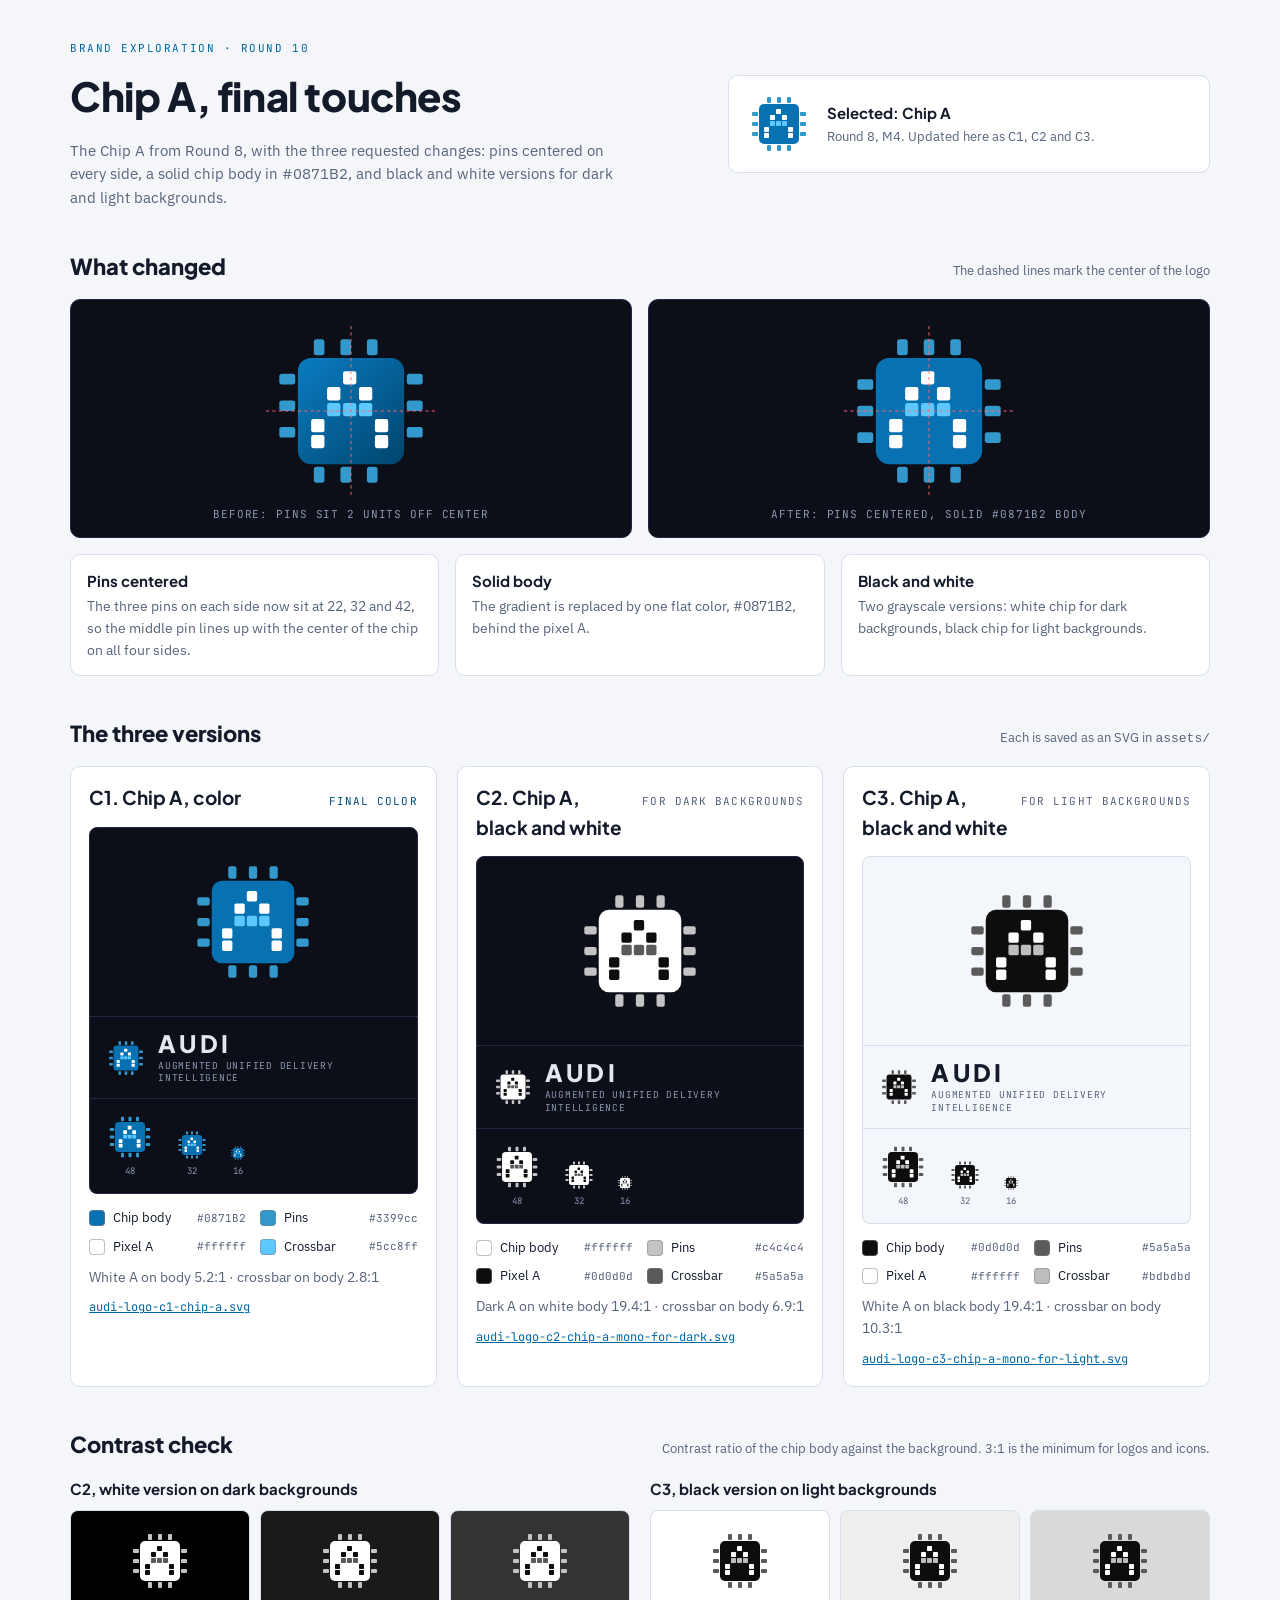
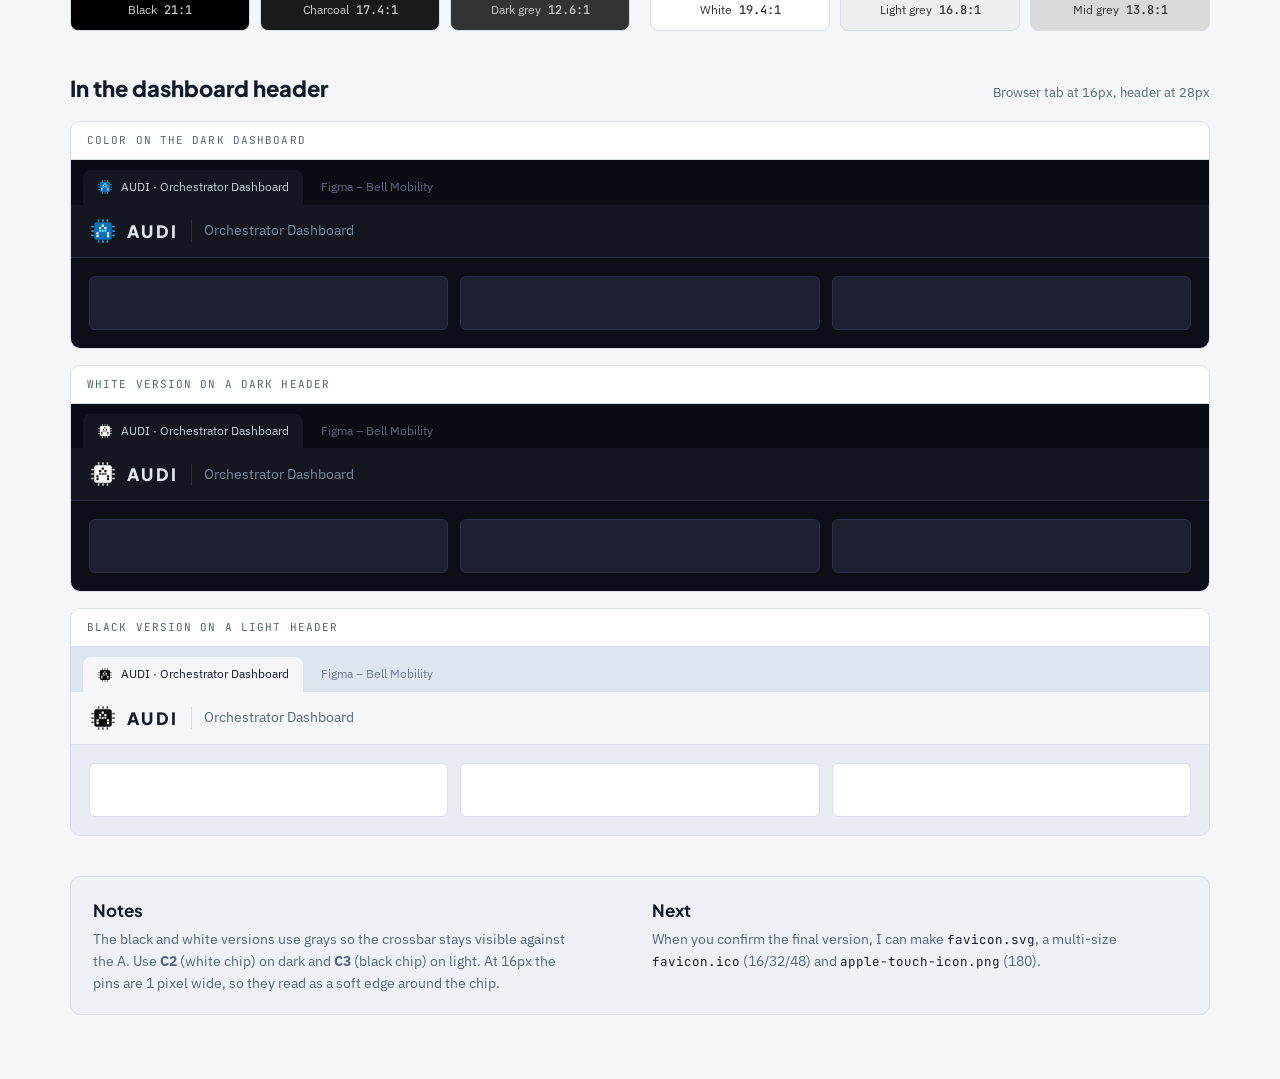
<file: pages/audi-logo-round10-chip-a-final.html>
<!doctype html>
<html lang="en">
<head>
<meta charset="utf-8">
<meta name="viewport" content="width=device-width, initial-scale=1">
<title>AUDI Chip A Final</title>
<link rel="preconnect" href="https://fonts.googleapis.com">
<link rel="preconnect" href="https://fonts.gstatic.com" crossorigin>
<link rel="stylesheet" href="https://fonts.googleapis.com/css2?family=Plus+Jakarta+Sans:wght@500;700;800&family=IBM+Plex+Sans:wght@400;500;600&family=JetBrains+Mono:wght@400;500&display=swap">
<style>
:root{
  color-scheme: dark;
  --bg:#0d0f18; --surf:#141720; --surf2:#1c2030; --border:#2a2f4a;
  --text:#e2e8f0; --muted:#8a98b0; --accent:#3399cc; --accent-strong:#5cc8ff;
  --tile-dark:#0d0f18; --tile-light:#f3f6fa; --tile-light-border:#d6dee8;
  --btn-bg:#0067A5; --btn-text:#ffffff;
  --display:'Plus Jakarta Sans', 'Segoe UI', system-ui, sans-serif;
  --body:'IBM Plex Sans', 'Segoe UI', system-ui, sans-serif;
  --mono:'JetBrains Mono', ui-monospace, Consolas, monospace;
}
@media (prefers-color-scheme: light){
  :root:not([data-theme="dark"]){
    color-scheme: light;
    --bg:#f4f6fa; --surf:#ffffff; --surf2:#eef2f7; --border:#d8dfea;
    --text:#131a2a; --muted:#56647a; --accent:#0067A5; --accent-strong:#004f7c;
  }
}
:root[data-theme="light"]{
  color-scheme: light;
  --bg:#f4f6fa; --surf:#ffffff; --surf2:#eef2f7; --border:#d8dfea;
  --text:#131a2a; --muted:#56647a; --accent:#0067A5; --accent-strong:#004f7c;
}
*{box-sizing:border-box}
body{background:var(--bg);color:var(--text);font-family:var(--body);font-size:15px;line-height:1.55;margin:0}
.wrap{max-width:1180px;margin:0 auto;padding-inline:20px;padding-block:40px 64px;display:flex;flex-direction:column;gap:40px}
h1,h2,h3{font-family:var(--display);text-wrap:balance;margin:0}
.eyebrow{font-family:var(--mono);font-size:11px;letter-spacing:.14em;text-transform:uppercase;color:var(--accent)}
.intro{display:grid;grid-template-columns:1.3fr 1fr;gap:32px;align-items:center}
.intro h1{font-size:clamp(28px,4vw,40px);font-weight:800;letter-spacing:-.01em;margin-top:8px}
.intro p{color:var(--muted);max-width:62ch;margin:12px 0 0}
.base{display:flex;align-items:center;gap:16px;background:var(--surf);border:1px solid var(--border);border-radius:10px;padding:16px 18px}
.base svg{width:64px;height:64px;flex:none}
.base b{font-family:var(--display);font-size:15px;display:block}
.base span{color:var(--muted);font-size:13px}

.preview{background:var(--surf);border:1px solid var(--border);border-radius:10px;overflow:hidden}
.preview-top{display:flex;justify-content:space-between;align-items:center;gap:12px;flex-wrap:wrap;padding:14px 18px;border-bottom:1px solid var(--border)}
.preview-top h2{font-size:15px;font-weight:700}
.preview-top span{font-size:13px;color:var(--muted)}
.browser{background:#0a0c13;padding:10px 12px 0}
.tabs{display:flex;gap:4px}
.tab{display:flex;align-items:center;gap:8px;background:#141720;color:#c9d3e0;font-size:12px;padding:8px 14px;border-radius:8px 8px 0 0;max-width:280px;white-space:nowrap;overflow:hidden;text-overflow:ellipsis}
.tab.ghost{background:transparent;color:#5d6a80}
.tab svg{flex:none}
.dash-bar{background:#141720;border-bottom:1px solid #2a2f4a;display:flex;align-items:center;gap:12px;padding:12px 18px;color:#e2e8f0}
.dash-bar .brand{display:flex;align-items:center;gap:10px}
.dash-bar .word{font-family:var(--display);font-weight:800;letter-spacing:.14em;font-size:17px}
.dash-bar .sub{color:#7888a0;font-size:14px;border-left:1px solid #2a2f4a;padding-left:12px}
.dash-body{background:#0d0f18;padding:18px;display:grid;grid-template-columns:repeat(3,1fr);gap:12px}
.dash-body div{height:54px;border-radius:6px;background:#1c2030;border:1px solid #2a2f4a}

.grid{display:grid;grid-template-columns:repeat(auto-fill,minmax(340px,1fr));gap:20px}
.concept{background:var(--surf);border:1px solid var(--border);border-radius:10px;display:flex;flex-direction:column;overflow:hidden;transition:border-color .2s}
.concept.active{border-color:var(--accent)}
.concept-head{display:flex;justify-content:space-between;align-items:baseline;gap:10px;padding:16px 18px 0}
.concept-head h3{font-size:19px;font-weight:700}
.tag{font-family:var(--mono);font-size:11px;letter-spacing:.1em;text-transform:uppercase;color:var(--muted);white-space:nowrap}
.tag.rec{color:var(--accent-strong)}
.stage{margin:14px 18px 0;background:var(--tile-dark);border:1px solid #232842;border-radius:8px 8px 0 0;display:grid;place-items:center;padding:28px 0}
.stage svg{width:132px;height:132px}
.lockup{display:flex;align-items:center;gap:12px;margin:0 18px;padding:14px 16px;background:var(--tile-light);border:1px solid var(--tile-light-border);border-top:0;border-radius:0 0 8px 8px;color:#131a2a}
.lockup svg{width:40px;height:40px;flex:none}
.lockup .word{font-family:var(--display);font-weight:800;font-size:24px;letter-spacing:.14em;line-height:1}
.lockup .expand{font-family:var(--mono);font-size:9.5px;letter-spacing:.08em;color:#56647a;text-transform:uppercase;margin-top:5px;line-height:1.3}
.favs{display:flex;gap:10px;margin:14px 18px 0;flex-wrap:wrap}
.fav{display:flex;align-items:flex-end;gap:12px;padding:10px 12px;border-radius:6px;flex:1;min-width:130px}
.fav.d{background:var(--tile-dark);border:1px solid #232842}
.fav.l{background:var(--tile-light);border:1px solid var(--tile-light-border)}
.fav figure{margin:0;display:flex;flex-direction:column;align-items:center;gap:4px}
.fav figcaption{font-family:var(--mono);font-size:9px;color:#7888a0;font-variant-numeric:tabular-nums}
.body{padding:14px 18px 18px;display:flex;flex-direction:column;gap:10px;flex:1}
.body p{margin:0;color:var(--muted);font-size:14px}
.reads{list-style:none;margin:0;padding:0;display:flex;flex-direction:column;gap:5px;font-size:13px}
.reads li{display:grid;grid-template-columns:92px 1fr;gap:8px}
.reads span{font-family:var(--mono);font-size:11px;color:var(--accent);text-transform:uppercase;letter-spacing:.06em;padding-top:2px}
.body button{margin-top:auto;align-self:flex-start;font:600 13px var(--body);background:transparent;color:var(--accent);border:1px solid var(--accent);border-radius:6px;padding:8px 14px;cursor:pointer}
.body button:hover{background:var(--accent);color:var(--surf)}
.body button:focus-visible{outline:2px solid var(--accent-strong);outline-offset:2px}
.concept.active .body button{background:var(--btn-bg);color:var(--btn-text);border-color:var(--btn-bg)}

.note{background:var(--surf2);border:1px solid var(--border);border-radius:10px;padding:20px 22px;display:grid;grid-template-columns:1fr 1fr;gap:24px}
.note h2{font-size:17px;margin-bottom:6px}
.note p{margin:0;color:var(--muted);font-size:14px;max-width:60ch}
.note code{font-family:var(--mono);font-size:12.5px;color:var(--text)}
@media (prefers-reduced-motion: reduce){.concept{transition:none}}
@media (max-width:760px){
  .intro,.note{grid-template-columns:1fr}
  .dash-body{grid-template-columns:1fr 1fr}
  .dash-bar .sub{display:none}
  .grid{grid-template-columns:1fr}
}
</style>
</head>
<body>
<style>
.pair{display:grid;grid-template-columns:1fr 1fr;gap:16px}
.pair figure{margin:0;background:#0d0f18;border:1px solid #232842;border-radius:10px;display:grid;justify-items:center;gap:10px;padding:26px 0 14px;color:#8a98b0;font-family:var(--mono);font-size:11px;letter-spacing:.08em;text-transform:uppercase}
.pair svg{width:170px;height:170px}
.changes{display:grid;grid-template-columns:repeat(3,1fr);gap:16px;margin:0;padding:0;list-style:none}
.changes li{background:var(--surf);border:1px solid var(--border);border-radius:10px;padding:14px 16px;display:flex;flex-direction:column;gap:4px}
.changes b{font-family:var(--display);font-size:15px}
.changes span{color:var(--muted);font-size:14px}
.section-head{display:flex;align-items:baseline;justify-content:space-between;gap:12px;flex-wrap:wrap}
.section-head h2{font-size:22px;font-weight:800}
.section-head span{font-size:13px;color:var(--muted)}
.vgrid{display:grid;grid-template-columns:repeat(auto-fit,minmax(300px,1fr));gap:20px}
.vcard{background:var(--surf);border:1px solid var(--border);border-radius:10px;overflow:hidden;display:flex;flex-direction:column}
.vcard .vstage{margin:14px 18px 0;border:1px solid;border-radius:8px 8px 0 0;display:grid;place-items:center;padding:28px 0}
.vcard .vstage svg{width:132px;height:132px}
.vrow{margin:0 18px;border:1px solid;border-top:0;padding:14px 16px;display:flex;align-items:center;gap:12px}
.vrow svg{flex:none}
.vrow .word{font-family:var(--display);font-weight:800;font-size:24px;letter-spacing:.14em;line-height:1}
.vrow .expand{font-family:var(--mono);font-size:9.5px;letter-spacing:.08em;text-transform:uppercase;margin-top:5px;line-height:1.3}
.vfav{gap:22px;align-items:flex-end;border-radius:0 0 8px 8px}
.vfav figure{margin:0;display:flex;flex-direction:column;align-items:center;gap:4px}
.vfav figcaption{font-family:var(--mono);font-size:9px;font-variant-numeric:tabular-nums}
.swatches{list-style:none;margin:0;padding:0;display:grid;grid-template-columns:1fr 1fr;gap:8px 14px;font-size:13px}
.swatches li{display:flex;align-items:center;gap:8px}
.swatches i{width:16px;height:16px;border-radius:4px;border:1px solid rgba(128,128,128,.5);flex:none}
.swatches code{font-family:var(--mono);font-size:11px;color:var(--muted);margin-left:auto}
.ct{margin:0;color:var(--muted);font-size:13px}
.dl{font-family:var(--mono);font-size:12px;color:var(--accent);word-break:break-all}
.tilegroups{display:grid;grid-template-columns:1fr 1fr;gap:20px}
.tilegroup h3{font-size:15px;margin-bottom:10px}
.tiles{display:grid;grid-template-columns:repeat(3,1fr);gap:10px}
.tiles figure{margin:0;border:1px solid var(--border);border-radius:8px;display:grid;justify-items:center;gap:8px;padding:18px 0 10px}
.tiles figcaption{font-size:12px}
.tiles figcaption b{font-family:var(--mono);font-weight:500;margin-left:4px}
.ctx{display:flex;flex-direction:column;gap:16px}
.ctxrow{border:1px solid var(--border);border-radius:10px;overflow:hidden}
.ctxrow .label{font-family:var(--mono);font-size:11px;letter-spacing:.1em;text-transform:uppercase;color:var(--muted);padding:10px 16px;background:var(--surf);border-bottom:1px solid var(--border)}
.lightbar{background:#f4f6fa;border-bottom:1px solid #d8dfea;color:#131a2a}
.lightbar .sub{color:#56647a;border-left-color:#d8dfea}
.lighttabs{background:#dfe5ee;padding:10px 12px 0}
.lighttabs .tab{background:#f4f6fa;color:#131a2a}
.lighttabs .tab.ghost{background:transparent;color:#6b7a90}
.lightbody{background:#e9edf3;padding:18px;display:grid;grid-template-columns:repeat(3,1fr);gap:12px}
.lightbody div{height:54px;border-radius:6px;background:#ffffff;border:1px solid #d8dfea}
@media (max-width:760px){
  .pair,.changes,.tilegroups{grid-template-columns:1fr}
  .tiles{grid-template-columns:1fr 1fr 1fr}
}
</style>

<svg width="0" height="0" style="position:absolute" aria-hidden="true">
  <defs>
    <linearGradient id="gTile" x1="0" y1="0" x2="1" y2="1"><stop offset="0" stop-color="#0a7cc2"/><stop offset="1" stop-color="#00456d"/></linearGradient>
  </defs>
  <symbol id="m100" viewBox="0 0 64 64"><defs><linearGradient id="gTile" x1="0" y1="0" x2="1" y2="1"><stop offset="0" stop-color="#0a7cc2"/><stop offset="1" stop-color="#00456d"/></linearGradient></defs>
<g fill="#3399cc">
  <rect x="18" y="5" width="4" height="6" rx="1"/><rect x="18" y="53" width="4" height="6" rx="1"/>
  <rect x="5" y="18" width="6" height="4" rx="1"/><rect x="53" y="18" width="6" height="4" rx="1"/>
  <rect x="28" y="5" width="4" height="6" rx="1"/><rect x="28" y="53" width="4" height="6" rx="1"/>
  <rect x="5" y="28" width="6" height="4" rx="1"/><rect x="53" y="28" width="6" height="4" rx="1"/>
  <rect x="38" y="5" width="4" height="6" rx="1"/><rect x="38" y="53" width="4" height="6" rx="1"/>
  <rect x="5" y="38" width="6" height="4" rx="1"/><rect x="53" y="38" width="6" height="4" rx="1"/></g>
  <rect x="12" y="12" width="40" height="40" rx="5" fill="url(#gTile)"/><rect x="29" y="17" width="5" height="5" rx=".8" fill="#ffffff"/><rect x="23" y="23" width="5" height="5" rx=".8" fill="#ffffff"/><rect x="35" y="23" width="5" height="5" rx=".8" fill="#ffffff"/><rect x="23" y="29" width="5" height="5" rx=".8" fill="#5cc8ff"/><rect x="29" y="29" width="5" height="5" rx=".8" fill="#5cc8ff"/><rect x="35" y="29" width="5" height="5" rx=".8" fill="#5cc8ff"/><rect x="17" y="35" width="5" height="5" rx=".8" fill="#ffffff"/><rect x="41" y="35" width="5" height="5" rx=".8" fill="#ffffff"/><rect x="17" y="41" width="5" height="5" rx=".8" fill="#ffffff"/><rect x="41" y="41" width="5" height="5" rx=".8" fill="#ffffff"/></symbol>
  <symbol id="m101" viewBox="0 0 64 64"><g fill="#3399cc">
  <rect x="20" y="5" width="4" height="6" rx="1"/><rect x="20" y="53" width="4" height="6" rx="1"/>
  <rect x="5" y="20" width="6" height="4" rx="1"/><rect x="53" y="20" width="6" height="4" rx="1"/>
  <rect x="30" y="5" width="4" height="6" rx="1"/><rect x="30" y="53" width="4" height="6" rx="1"/>
  <rect x="5" y="30" width="6" height="4" rx="1"/><rect x="53" y="30" width="6" height="4" rx="1"/>
  <rect x="40" y="5" width="4" height="6" rx="1"/><rect x="40" y="53" width="4" height="6" rx="1"/>
  <rect x="5" y="40" width="6" height="4" rx="1"/><rect x="53" y="40" width="6" height="4" rx="1"/></g>
  <rect x="12" y="12" width="40" height="40" rx="5" fill="#0871B2"/><rect x="29" y="17" width="5" height="5" rx=".8" fill="#ffffff"/><rect x="23" y="23" width="5" height="5" rx=".8" fill="#ffffff"/><rect x="35" y="23" width="5" height="5" rx=".8" fill="#ffffff"/><rect x="23" y="29" width="5" height="5" rx=".8" fill="#5cc8ff"/><rect x="29" y="29" width="5" height="5" rx=".8" fill="#5cc8ff"/><rect x="35" y="29" width="5" height="5" rx=".8" fill="#5cc8ff"/><rect x="17" y="35" width="5" height="5" rx=".8" fill="#ffffff"/><rect x="41" y="35" width="5" height="5" rx=".8" fill="#ffffff"/><rect x="17" y="41" width="5" height="5" rx=".8" fill="#ffffff"/><rect x="41" y="41" width="5" height="5" rx=".8" fill="#ffffff"/></symbol>
  <symbol id="m102" viewBox="0 0 64 64"><g fill="#c4c4c4">
  <rect x="20" y="5" width="4" height="6" rx="1"/><rect x="20" y="53" width="4" height="6" rx="1"/>
  <rect x="5" y="20" width="6" height="4" rx="1"/><rect x="53" y="20" width="6" height="4" rx="1"/>
  <rect x="30" y="5" width="4" height="6" rx="1"/><rect x="30" y="53" width="4" height="6" rx="1"/>
  <rect x="5" y="30" width="6" height="4" rx="1"/><rect x="53" y="30" width="6" height="4" rx="1"/>
  <rect x="40" y="5" width="4" height="6" rx="1"/><rect x="40" y="53" width="4" height="6" rx="1"/>
  <rect x="5" y="40" width="6" height="4" rx="1"/><rect x="53" y="40" width="6" height="4" rx="1"/></g>
  <rect x="12" y="12" width="40" height="40" rx="5" fill="#ffffff"/><rect x="29" y="17" width="5" height="5" rx=".8" fill="#0d0d0d"/><rect x="23" y="23" width="5" height="5" rx=".8" fill="#0d0d0d"/><rect x="35" y="23" width="5" height="5" rx=".8" fill="#0d0d0d"/><rect x="23" y="29" width="5" height="5" rx=".8" fill="#5a5a5a"/><rect x="29" y="29" width="5" height="5" rx=".8" fill="#5a5a5a"/><rect x="35" y="29" width="5" height="5" rx=".8" fill="#5a5a5a"/><rect x="17" y="35" width="5" height="5" rx=".8" fill="#0d0d0d"/><rect x="41" y="35" width="5" height="5" rx=".8" fill="#0d0d0d"/><rect x="17" y="41" width="5" height="5" rx=".8" fill="#0d0d0d"/><rect x="41" y="41" width="5" height="5" rx=".8" fill="#0d0d0d"/></symbol>
  <symbol id="m103" viewBox="0 0 64 64"><g fill="#5a5a5a">
  <rect x="20" y="5" width="4" height="6" rx="1"/><rect x="20" y="53" width="4" height="6" rx="1"/>
  <rect x="5" y="20" width="6" height="4" rx="1"/><rect x="53" y="20" width="6" height="4" rx="1"/>
  <rect x="30" y="5" width="4" height="6" rx="1"/><rect x="30" y="53" width="4" height="6" rx="1"/>
  <rect x="5" y="30" width="6" height="4" rx="1"/><rect x="53" y="30" width="6" height="4" rx="1"/>
  <rect x="40" y="5" width="4" height="6" rx="1"/><rect x="40" y="53" width="4" height="6" rx="1"/>
  <rect x="5" y="40" width="6" height="4" rx="1"/><rect x="53" y="40" width="6" height="4" rx="1"/></g>
  <rect x="12" y="12" width="40" height="40" rx="5" fill="#0d0d0d"/><rect x="29" y="17" width="5" height="5" rx=".8" fill="#ffffff"/><rect x="23" y="23" width="5" height="5" rx=".8" fill="#ffffff"/><rect x="35" y="23" width="5" height="5" rx=".8" fill="#ffffff"/><rect x="23" y="29" width="5" height="5" rx=".8" fill="#bdbdbd"/><rect x="29" y="29" width="5" height="5" rx=".8" fill="#bdbdbd"/><rect x="35" y="29" width="5" height="5" rx=".8" fill="#bdbdbd"/><rect x="17" y="35" width="5" height="5" rx=".8" fill="#ffffff"/><rect x="41" y="35" width="5" height="5" rx=".8" fill="#ffffff"/><rect x="17" y="41" width="5" height="5" rx=".8" fill="#ffffff"/><rect x="41" y="41" width="5" height="5" rx=".8" fill="#ffffff"/></symbol>
</svg>

<div class="wrap">
  <section class="intro">
    <div>
      <div class="eyebrow">Brand exploration · Round 10</div>
      <h1>Chip A, final touches</h1>
      <p>The Chip A from Round 8, with the three requested changes: pins centered on every side, a solid chip body in #0871B2, and black and white versions for dark and light backgrounds.</p>
    </div>
    <div class="base">
      <svg width="64" height="64" aria-hidden="true"><use href="#m101"/></svg>
      <div><b>Selected: Chip A</b><span>Round 8, M4. Updated here as C1, C2 and C3.</span></div>
    </div>
  </section>

  <section style="display:flex;flex-direction:column;gap:16px">
    <div class="section-head"><h2>What changed</h2><span>The dashed lines mark the center of the logo</span></div>
    <div class="pair">
      <figure>
        <svg viewBox="0 0 64 64"><use href="#m100" width="64" height="64"/>
          <g stroke="#ff6b6b" stroke-width=".35" stroke-dasharray="1.2 1.2"><line x1="32" y1="0" x2="32" y2="64"/><line x1="0" y1="32" x2="64" y2="32"/></g></svg>
        Before: pins sit 2 units off center
      </figure>
      <figure>
        <svg viewBox="0 0 64 64"><use href="#m101" width="64" height="64"/>
          <g stroke="#ff6b6b" stroke-width=".35" stroke-dasharray="1.2 1.2"><line x1="32" y1="0" x2="32" y2="64"/><line x1="0" y1="32" x2="64" y2="32"/></g></svg>
        After: pins centered, solid #0871B2 body
      </figure>
    </div>
    <ul class="changes">
      <li><b>Pins centered</b><span>The three pins on each side now sit at 22, 32 and 42, so the middle pin lines up with the center of the chip on all four sides.</span></li>
      <li><b>Solid body</b><span>The gradient is replaced by one flat color, #0871B2, behind the pixel A.</span></li>
      <li><b>Black and white</b><span>Two grayscale versions: white chip for dark backgrounds, black chip for light backgrounds.</span></li>
    </ul>
  </section>

  <section style="display:flex;flex-direction:column;gap:16px">
    <div class="section-head"><h2>The three versions</h2><span>Each is saved as an SVG in <code>assets/</code></span></div>
    <div class="vgrid">
  <article class="vcard">
    <div class="concept-head"><h3>C1. Chip A, color</h3><span class="tag rec">Final color</span></div>
    <div class="vstage" style="background:#0d0f18;border-color:#232842"><svg width="132" height="132" aria-hidden="true"><use href="#m101"/></svg></div>
    <div class="vrow" style="background:#0d0f18;border-color:#232842;color:#e2e8f0">
      <svg width="40" height="40" aria-hidden="true"><use href="#m101"/></svg>
      <div><div class="word">AUDI</div><div class="expand" style="color:#8a98b0">Augmented Unified Delivery Intelligence</div></div>
    </div>
    <div class="vrow vfav" style="background:#0d0f18;border-color:#232842;color:#8a98b0">
      <figure><svg width="48" height="48" aria-hidden="true"><use href="#m101"/></svg><figcaption>48</figcaption></figure>
      <figure><svg width="32" height="32" aria-hidden="true"><use href="#m101"/></svg><figcaption>32</figcaption></figure>
      <figure><svg width="16" height="16" aria-hidden="true"><use href="#m101"/></svg><figcaption>16</figcaption></figure>
    </div>
    <div class="body">
      <ul class="swatches"><li><i style="background:#0871B2"></i><span>Chip body</span><code>#0871B2</code></li><li><i style="background:#3399cc"></i><span>Pins</span><code>#3399cc</code></li><li><i style="background:#ffffff"></i><span>Pixel A</span><code>#ffffff</code></li><li><i style="background:#5cc8ff"></i><span>Crossbar</span><code>#5cc8ff</code></li></ul>
      <p class="ct">White A on body 5.2:1 · crossbar on body 2.8:1</p>
      <a class="dl" href="../assets/audi-logo-c1-chip-a.svg">audi-logo-c1-chip-a.svg</a>
    </div>
  </article>
  <article class="vcard">
    <div class="concept-head"><h3>C2. Chip A, black and white</h3><span class="tag">For dark backgrounds</span></div>
    <div class="vstage" style="background:#0d0f18;border-color:#232842"><svg width="132" height="132" aria-hidden="true"><use href="#m102"/></svg></div>
    <div class="vrow" style="background:#0d0f18;border-color:#232842;color:#e2e8f0">
      <svg width="40" height="40" aria-hidden="true"><use href="#m102"/></svg>
      <div><div class="word">AUDI</div><div class="expand" style="color:#8a98b0">Augmented Unified Delivery Intelligence</div></div>
    </div>
    <div class="vrow vfav" style="background:#0d0f18;border-color:#232842;color:#8a98b0">
      <figure><svg width="48" height="48" aria-hidden="true"><use href="#m102"/></svg><figcaption>48</figcaption></figure>
      <figure><svg width="32" height="32" aria-hidden="true"><use href="#m102"/></svg><figcaption>32</figcaption></figure>
      <figure><svg width="16" height="16" aria-hidden="true"><use href="#m102"/></svg><figcaption>16</figcaption></figure>
    </div>
    <div class="body">
      <ul class="swatches"><li><i style="background:#ffffff"></i><span>Chip body</span><code>#ffffff</code></li><li><i style="background:#c4c4c4"></i><span>Pins</span><code>#c4c4c4</code></li><li><i style="background:#0d0d0d"></i><span>Pixel A</span><code>#0d0d0d</code></li><li><i style="background:#5a5a5a"></i><span>Crossbar</span><code>#5a5a5a</code></li></ul>
      <p class="ct">Dark A on white body 19.4:1 · crossbar on body 6.9:1</p>
      <a class="dl" href="../assets/audi-logo-c2-chip-a-mono-for-dark.svg">audi-logo-c2-chip-a-mono-for-dark.svg</a>
    </div>
  </article>
  <article class="vcard">
    <div class="concept-head"><h3>C3. Chip A, black and white</h3><span class="tag">For light backgrounds</span></div>
    <div class="vstage" style="background:#f3f6fa;border-color:#d6dee8"><svg width="132" height="132" aria-hidden="true"><use href="#m103"/></svg></div>
    <div class="vrow" style="background:#f3f6fa;border-color:#d6dee8;color:#131a2a">
      <svg width="40" height="40" aria-hidden="true"><use href="#m103"/></svg>
      <div><div class="word">AUDI</div><div class="expand" style="color:#56647a">Augmented Unified Delivery Intelligence</div></div>
    </div>
    <div class="vrow vfav" style="background:#f3f6fa;border-color:#d6dee8;color:#56647a">
      <figure><svg width="48" height="48" aria-hidden="true"><use href="#m103"/></svg><figcaption>48</figcaption></figure>
      <figure><svg width="32" height="32" aria-hidden="true"><use href="#m103"/></svg><figcaption>32</figcaption></figure>
      <figure><svg width="16" height="16" aria-hidden="true"><use href="#m103"/></svg><figcaption>16</figcaption></figure>
    </div>
    <div class="body">
      <ul class="swatches"><li><i style="background:#0d0d0d"></i><span>Chip body</span><code>#0d0d0d</code></li><li><i style="background:#5a5a5a"></i><span>Pins</span><code>#5a5a5a</code></li><li><i style="background:#ffffff"></i><span>Pixel A</span><code>#ffffff</code></li><li><i style="background:#bdbdbd"></i><span>Crossbar</span><code>#bdbdbd</code></li></ul>
      <p class="ct">White A on black body 19.4:1 · crossbar on body 10.3:1</p>
      <a class="dl" href="../assets/audi-logo-c3-chip-a-mono-for-light.svg">audi-logo-c3-chip-a-mono-for-light.svg</a>
    </div>
  </article></div>
  </section>

  <section style="display:flex;flex-direction:column;gap:16px">
    <div class="section-head"><h2>Contrast check</h2><span>Contrast ratio of the chip body against the background. 3:1 is the minimum for logos and icons.</span></div>
    <div class="tilegroups">
      
  <div class="tilegroup">
    <h3>C2, white version on dark backgrounds</h3>
    <div class="tiles">
      <figure style="background:#000000"><svg width="64" height="64" aria-hidden="true"><use href="#m102"/></svg><figcaption style="color:#ccc">Black <b>21:1</b></figcaption></figure>
      <figure style="background:#1a1a1a"><svg width="64" height="64" aria-hidden="true"><use href="#m102"/></svg><figcaption style="color:#ccc">Charcoal <b>17.4:1</b></figcaption></figure>
      <figure style="background:#333333"><svg width="64" height="64" aria-hidden="true"><use href="#m102"/></svg><figcaption style="color:#ccc">Dark grey <b>12.6:1</b></figcaption></figure>
    </div>
  </div>
      
  <div class="tilegroup">
    <h3>C3, black version on light backgrounds</h3>
    <div class="tiles">
      <figure style="background:#ffffff"><svg width="64" height="64" aria-hidden="true"><use href="#m103"/></svg><figcaption style="color:#333">White <b>19.4:1</b></figcaption></figure>
      <figure style="background:#eeeeee"><svg width="64" height="64" aria-hidden="true"><use href="#m103"/></svg><figcaption style="color:#333">Light grey <b>16.8:1</b></figcaption></figure>
      <figure style="background:#d9d9d9"><svg width="64" height="64" aria-hidden="true"><use href="#m103"/></svg><figcaption style="color:#333">Mid grey <b>13.8:1</b></figcaption></figure>
    </div>
  </div>
    </div>
  </section>

  <section class="ctx">
    <div class="section-head"><h2>In the dashboard header</h2><span>Browser tab at 16px, header at 28px</span></div>

    <div class="ctxrow">
      <div class="label">Color on the dark dashboard</div>
      <div class="browser"><div class="tabs">
        <div class="tab"><svg width="16" height="16" aria-hidden="true"><use href="#m101"/></svg>AUDI · Orchestrator Dashboard</div>
        <div class="tab ghost">Figma – Bell Mobility</div></div></div>
      <div class="dash-bar"><div class="brand"><svg width="28" height="28" aria-hidden="true"><use href="#m101"/></svg><span class="word">AUDI</span></div><span class="sub">Orchestrator Dashboard</span></div>
      <div class="dash-body" aria-hidden="true"><div></div><div></div><div></div></div>
    </div>

    <div class="ctxrow">
      <div class="label">White version on a dark header</div>
      <div class="browser"><div class="tabs">
        <div class="tab"><svg width="16" height="16" aria-hidden="true"><use href="#m102"/></svg>AUDI · Orchestrator Dashboard</div>
        <div class="tab ghost">Figma – Bell Mobility</div></div></div>
      <div class="dash-bar"><div class="brand"><svg width="28" height="28" aria-hidden="true"><use href="#m102"/></svg><span class="word">AUDI</span></div><span class="sub">Orchestrator Dashboard</span></div>
      <div class="dash-body" aria-hidden="true"><div></div><div></div><div></div></div>
    </div>

    <div class="ctxrow">
      <div class="label">Black version on a light header</div>
      <div class="lighttabs"><div class="tabs">
        <div class="tab"><svg width="16" height="16" aria-hidden="true"><use href="#m103"/></svg>AUDI · Orchestrator Dashboard</div>
        <div class="tab ghost">Figma – Bell Mobility</div></div></div>
      <div class="dash-bar lightbar"><div class="brand"><svg width="28" height="28" aria-hidden="true"><use href="#m103"/></svg><span class="word">AUDI</span></div><span class="sub">Orchestrator Dashboard</span></div>
      <div class="lightbody" aria-hidden="true"><div></div><div></div><div></div></div>
    </div>
  </section>

  <section class="note">
    <div>
      <h2>Notes</h2>
      <p>The black and white versions use grays so the crossbar stays visible against the A. Use <strong>C2</strong> (white chip) on dark and <strong>C3</strong> (black chip) on light. At 16px the pins are 1 pixel wide, so they read as a soft edge around the chip.</p>
    </div>
    <div>
      <h2>Next</h2>
      <p>When you confirm the final version, I can make <code>favicon.svg</code>, a multi-size <code>favicon.ico</code> (16/32/48) and <code>apple-touch-icon.png</code> (180).</p>
    </div>
  </section>
</div>
</body>
</html>
</file>
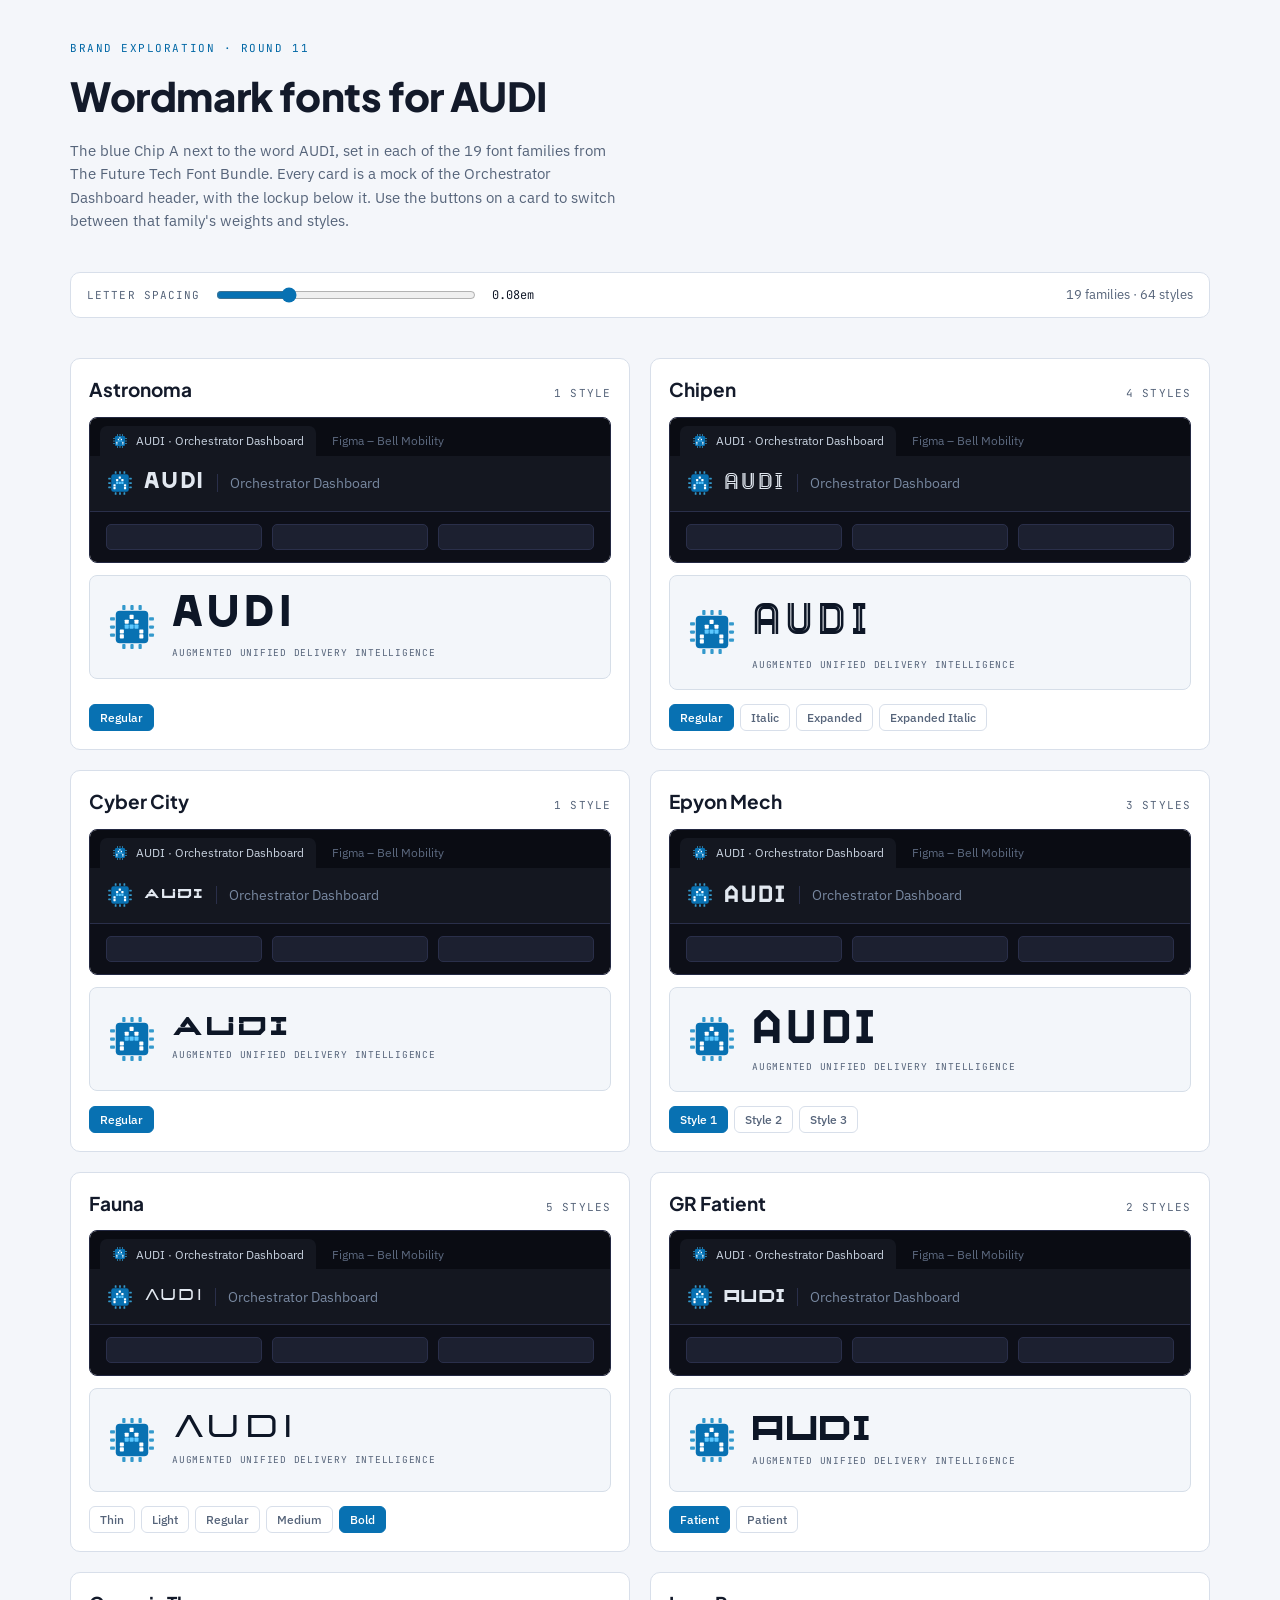
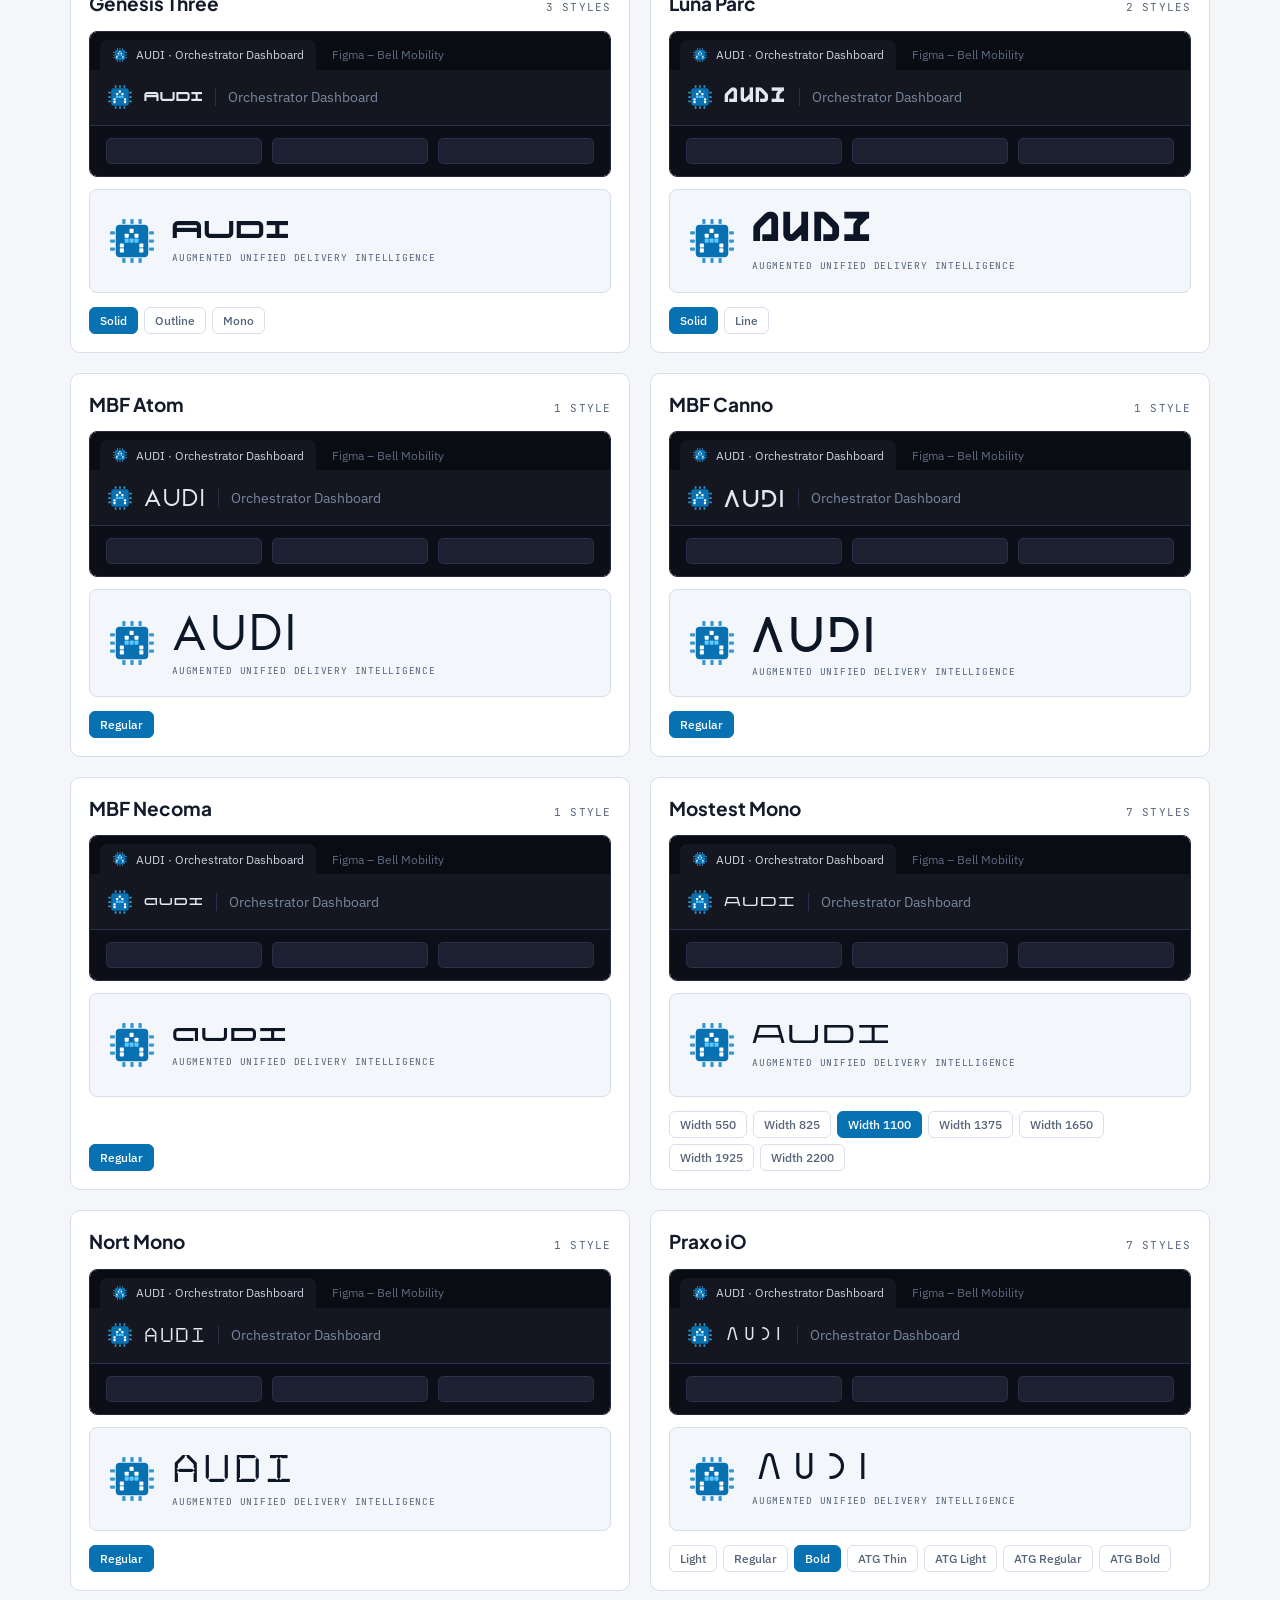
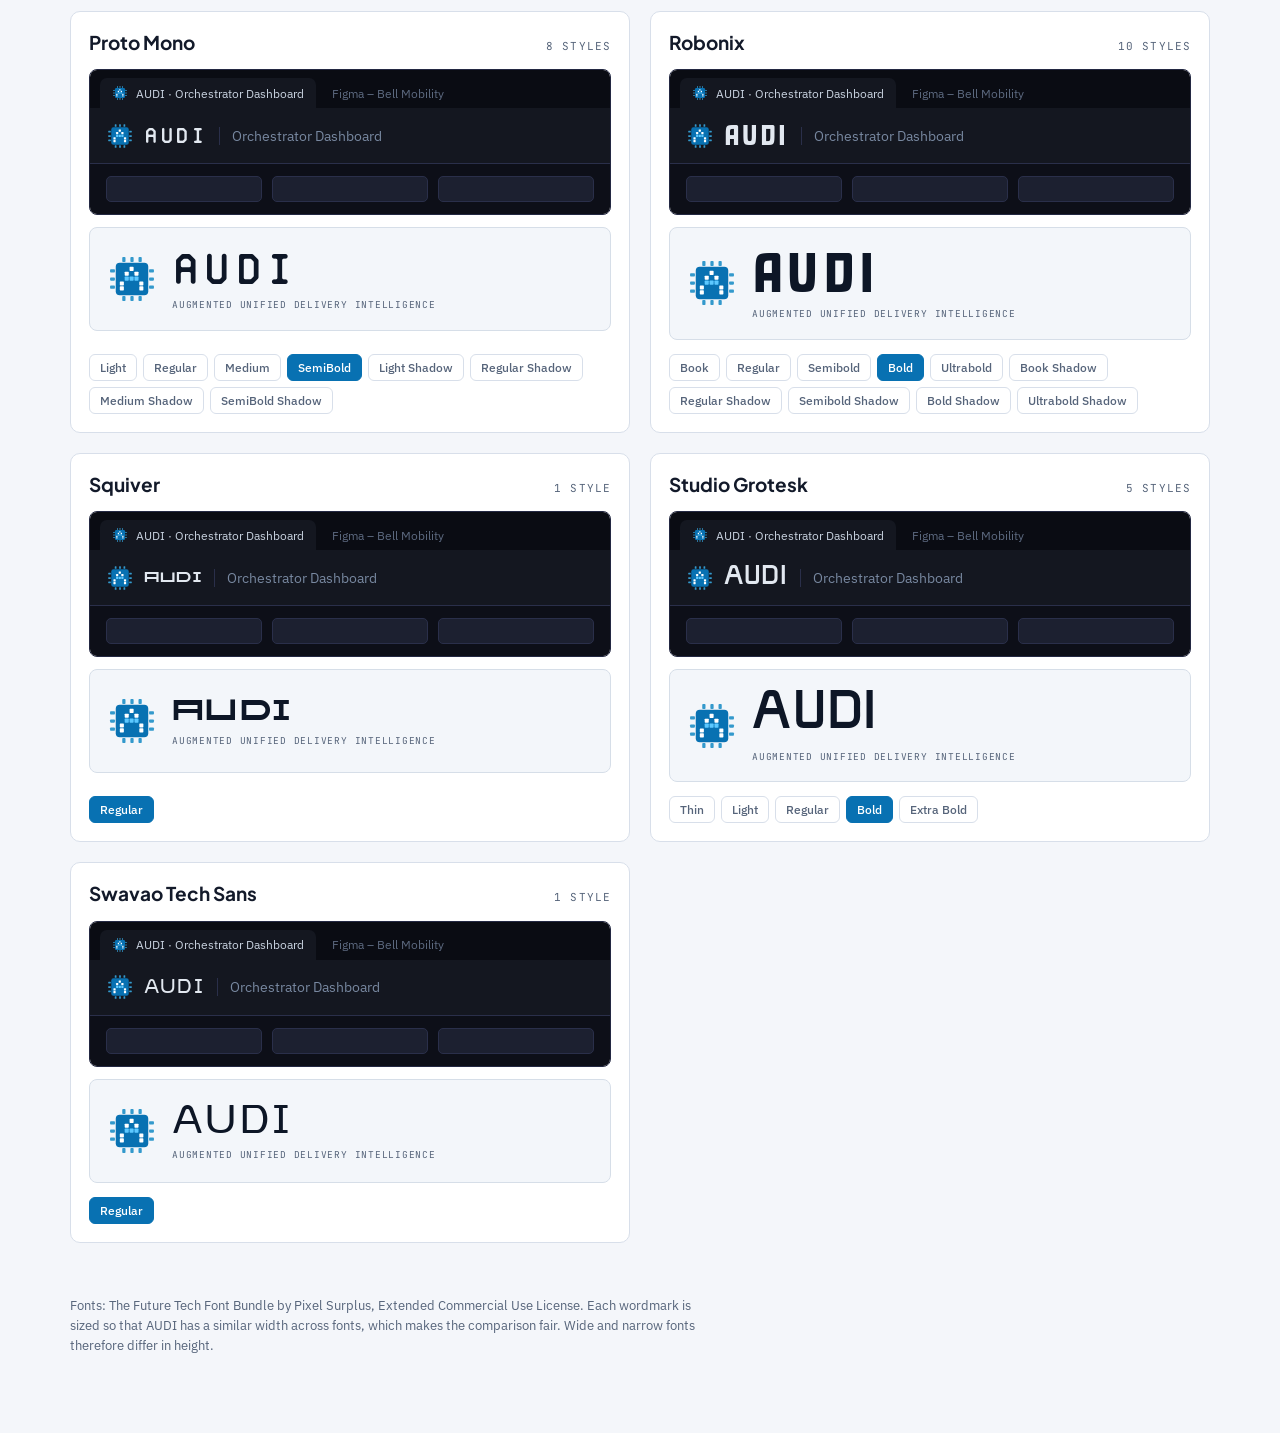
<file: pages/audi-logo-round11-wordmark-fonts.html>
<!doctype html>
<html lang="en">
<head>
<meta charset="utf-8">
<meta name="viewport" content="width=device-width, initial-scale=1">
<title>AUDI Wordmark Fonts</title>
<link rel="preconnect" href="https://fonts.googleapis.com">
<link rel="preconnect" href="https://fonts.gstatic.com" crossorigin>
<link rel="stylesheet" href="https://fonts.googleapis.com/css2?family=Plus+Jakarta+Sans:wght@500;700;800&family=IBM+Plex+Sans:wght@400;500;600&family=JetBrains+Mono:wght@400;500&display=swap">
<style>
:root{
  color-scheme: dark;
  --bg:#0d0f18; --surf:#141720; --surf2:#1c2030; --border:#2a2f4a;
  --text:#e2e8f0; --muted:#8a98b0; --accent:#3399cc; --accent-strong:#5cc8ff;
  --tile-dark:#0d0f18; --tile-light:#f3f6fa; --tile-light-border:#d6dee8;
  --btn-bg:#0067A5; --btn-text:#ffffff;
  --display:'Plus Jakarta Sans', 'Segoe UI', system-ui, sans-serif;
  --body:'IBM Plex Sans', 'Segoe UI', system-ui, sans-serif;
  --mono:'JetBrains Mono', ui-monospace, Consolas, monospace;
}
@media (prefers-color-scheme: light){
  :root:not([data-theme="dark"]){
    color-scheme: light;
    --bg:#f4f6fa; --surf:#ffffff; --surf2:#eef2f7; --border:#d8dfea;
    --text:#131a2a; --muted:#56647a; --accent:#0067A5; --accent-strong:#004f7c;
  }
}
:root[data-theme="light"]{
  color-scheme: light;
  --bg:#f4f6fa; --surf:#ffffff; --surf2:#eef2f7; --border:#d8dfea;
  --text:#131a2a; --muted:#56647a; --accent:#0067A5; --accent-strong:#004f7c;
}
*{box-sizing:border-box}
body{background:var(--bg);color:var(--text);font-family:var(--body);font-size:15px;line-height:1.55;margin:0}
.wrap{max-width:1180px;margin:0 auto;padding-inline:20px;padding-block:40px 64px;display:flex;flex-direction:column;gap:40px}
h1,h2,h3{font-family:var(--display);text-wrap:balance;margin:0}
.eyebrow{font-family:var(--mono);font-size:11px;letter-spacing:.14em;text-transform:uppercase;color:var(--accent)}
.intro{display:grid;grid-template-columns:1.3fr 1fr;gap:32px;align-items:center}
.intro h1{font-size:clamp(28px,4vw,40px);font-weight:800;letter-spacing:-.01em;margin-top:8px}
.intro p{color:var(--muted);max-width:62ch;margin:12px 0 0}
.base{display:flex;align-items:center;gap:16px;background:var(--surf);border:1px solid var(--border);border-radius:10px;padding:16px 18px}
.base svg{width:64px;height:64px;flex:none}
.base b{font-family:var(--display);font-size:15px;display:block}
.base span{color:var(--muted);font-size:13px}

.preview{background:var(--surf);border:1px solid var(--border);border-radius:10px;overflow:hidden}
.preview-top{display:flex;justify-content:space-between;align-items:center;gap:12px;flex-wrap:wrap;padding:14px 18px;border-bottom:1px solid var(--border)}
.preview-top h2{font-size:15px;font-weight:700}
.preview-top span{font-size:13px;color:var(--muted)}
.browser{background:#0a0c13;padding:10px 12px 0}
.tabs{display:flex;gap:4px}
.tab{display:flex;align-items:center;gap:8px;background:#141720;color:#c9d3e0;font-size:12px;padding:8px 14px;border-radius:8px 8px 0 0;max-width:280px;white-space:nowrap;overflow:hidden;text-overflow:ellipsis}
.tab.ghost{background:transparent;color:#5d6a80}
.tab svg{flex:none}
.dash-bar{background:#141720;border-bottom:1px solid #2a2f4a;display:flex;align-items:center;gap:12px;padding:12px 18px;color:#e2e8f0}
.dash-bar .brand{display:flex;align-items:center;gap:10px}
.dash-bar .word{font-family:var(--display);font-weight:800;letter-spacing:.14em;font-size:17px}
.dash-bar .sub{color:#7888a0;font-size:14px;border-left:1px solid #2a2f4a;padding-left:12px}
.dash-body{background:#0d0f18;padding:18px;display:grid;grid-template-columns:repeat(3,1fr);gap:12px}
.dash-body div{height:54px;border-radius:6px;background:#1c2030;border:1px solid #2a2f4a}

.grid{display:grid;grid-template-columns:repeat(auto-fill,minmax(340px,1fr));gap:20px}
.concept{background:var(--surf);border:1px solid var(--border);border-radius:10px;display:flex;flex-direction:column;overflow:hidden;transition:border-color .2s}
.concept.active{border-color:var(--accent)}
.concept-head{display:flex;justify-content:space-between;align-items:baseline;gap:10px;padding:16px 18px 0}
.concept-head h3{font-size:19px;font-weight:700}
.tag{font-family:var(--mono);font-size:11px;letter-spacing:.1em;text-transform:uppercase;color:var(--muted);white-space:nowrap}
.tag.rec{color:var(--accent-strong)}
.stage{margin:14px 18px 0;background:var(--tile-dark);border:1px solid #232842;border-radius:8px 8px 0 0;display:grid;place-items:center;padding:28px 0}
.stage svg{width:132px;height:132px}
.lockup{display:flex;align-items:center;gap:12px;margin:0 18px;padding:14px 16px;background:var(--tile-light);border:1px solid var(--tile-light-border);border-top:0;border-radius:0 0 8px 8px;color:#131a2a}
.lockup svg{width:40px;height:40px;flex:none}
.lockup .word{font-family:var(--display);font-weight:800;font-size:24px;letter-spacing:.14em;line-height:1}
.lockup .expand{font-family:var(--mono);font-size:9.5px;letter-spacing:.08em;color:#56647a;text-transform:uppercase;margin-top:5px;line-height:1.3}
.favs{display:flex;gap:10px;margin:14px 18px 0;flex-wrap:wrap}
.fav{display:flex;align-items:flex-end;gap:12px;padding:10px 12px;border-radius:6px;flex:1;min-width:130px}
.fav.d{background:var(--tile-dark);border:1px solid #232842}
.fav.l{background:var(--tile-light);border:1px solid var(--tile-light-border)}
.fav figure{margin:0;display:flex;flex-direction:column;align-items:center;gap:4px}
.fav figcaption{font-family:var(--mono);font-size:9px;color:#7888a0;font-variant-numeric:tabular-nums}
.body{padding:14px 18px 18px;display:flex;flex-direction:column;gap:10px;flex:1}
.body p{margin:0;color:var(--muted);font-size:14px}
.reads{list-style:none;margin:0;padding:0;display:flex;flex-direction:column;gap:5px;font-size:13px}
.reads li{display:grid;grid-template-columns:92px 1fr;gap:8px}
.reads span{font-family:var(--mono);font-size:11px;color:var(--accent);text-transform:uppercase;letter-spacing:.06em;padding-top:2px}
.body button{margin-top:auto;align-self:flex-start;font:600 13px var(--body);background:transparent;color:var(--accent);border:1px solid var(--accent);border-radius:6px;padding:8px 14px;cursor:pointer}
.body button:hover{background:var(--accent);color:var(--surf)}
.body button:focus-visible{outline:2px solid var(--accent-strong);outline-offset:2px}
.concept.active .body button{background:var(--btn-bg);color:var(--btn-text);border-color:var(--btn-bg)}

.note{background:var(--surf2);border:1px solid var(--border);border-radius:10px;padding:20px 22px;display:grid;grid-template-columns:1fr 1fr;gap:24px}
.note h2{font-size:17px;margin-bottom:6px}
.note p{margin:0;color:var(--muted);font-size:14px;max-width:60ch}
.note code{font-family:var(--mono);font-size:12.5px;color:var(--text)}
@media (prefers-reduced-motion: reduce){.concept{transition:none}}
@media (max-width:760px){
  .intro,.note{grid-template-columns:1fr}
  .dash-body{grid-template-columns:1fr 1fr}
  .dash-bar .sub{display:none}
  .grid{grid-template-columns:1fr}
}
</style>

<style>
@font-face{font-family:'f-astronoma-regular';src:url('../assets/fonts/astronoma/regular.otf') format('opentype');font-display:swap}
@font-face{font-family:'f-chipen-regular';src:url('../assets/fonts/chipen/regular.woff') format('woff');font-display:swap}
@font-face{font-family:'f-chipen-italic';src:url('../assets/fonts/chipen/italic.woff') format('woff');font-display:swap}
@font-face{font-family:'f-chipen-expanded';src:url('../assets/fonts/chipen/expanded.woff') format('woff');font-display:swap}
@font-face{font-family:'f-chipen-expanded-italic';src:url('../assets/fonts/chipen/expanded-italic.woff') format('woff');font-display:swap}
@font-face{font-family:'f-cyber-city-regular';src:url('../assets/fonts/cyber-city/regular.otf') format('opentype');font-display:swap}
@font-face{font-family:'f-epyon-mech-style-1';src:url('../assets/fonts/epyon-mech/style-1.otf') format('opentype');font-display:swap}
@font-face{font-family:'f-epyon-mech-style-2';src:url('../assets/fonts/epyon-mech/style-2.otf') format('opentype');font-display:swap}
@font-face{font-family:'f-epyon-mech-style-3';src:url('../assets/fonts/epyon-mech/style-3.otf') format('opentype');font-display:swap}
@font-face{font-family:'f-fauna-thin';src:url('../assets/fonts/fauna/thin.ttf') format('truetype');font-display:swap}
@font-face{font-family:'f-fauna-light';src:url('../assets/fonts/fauna/light.ttf') format('truetype');font-display:swap}
@font-face{font-family:'f-fauna-regular';src:url('../assets/fonts/fauna/regular.ttf') format('truetype');font-display:swap}
@font-face{font-family:'f-fauna-medium';src:url('../assets/fonts/fauna/medium.ttf') format('truetype');font-display:swap}
@font-face{font-family:'f-fauna-bold';src:url('../assets/fonts/fauna/bold.ttf') format('truetype');font-display:swap}
@font-face{font-family:'f-gr-fatient-fatient';src:url('../assets/fonts/gr-fatient/fatient.woff') format('woff');font-display:swap}
@font-face{font-family:'f-gr-fatient-patient';src:url('../assets/fonts/gr-fatient/patient.otf') format('opentype');font-display:swap}
@font-face{font-family:'f-genesis-three-solid';src:url('../assets/fonts/genesis-three/solid.woff') format('woff');font-display:swap}
@font-face{font-family:'f-genesis-three-outline';src:url('../assets/fonts/genesis-three/outline.woff') format('woff');font-display:swap}
@font-face{font-family:'f-genesis-three-mono';src:url('../assets/fonts/genesis-three/mono.woff') format('woff');font-display:swap}
@font-face{font-family:'f-luna-parc-solid';src:url('../assets/fonts/luna-parc/solid.otf') format('opentype');font-display:swap}
@font-face{font-family:'f-luna-parc-line';src:url('../assets/fonts/luna-parc/line.otf') format('opentype');font-display:swap}
@font-face{font-family:'f-mbf-atom-regular';src:url('../assets/fonts/mbf-atom/regular.woff') format('woff');font-display:swap}
@font-face{font-family:'f-mbf-canno-regular';src:url('../assets/fonts/mbf-canno/regular.woff') format('woff');font-display:swap}
@font-face{font-family:'f-mbf-necoma-regular';src:url('../assets/fonts/mbf-necoma/regular.woff') format('woff');font-display:swap}
@font-face{font-family:'f-mostest-mono-width-550';src:url('../assets/fonts/mostest-mono/width-550.woff2') format('woff2');font-display:swap}
@font-face{font-family:'f-mostest-mono-width-825';src:url('../assets/fonts/mostest-mono/width-825.woff2') format('woff2');font-display:swap}
@font-face{font-family:'f-mostest-mono-width-1100';src:url('../assets/fonts/mostest-mono/width-1100.woff2') format('woff2');font-display:swap}
@font-face{font-family:'f-mostest-mono-width-1375';src:url('../assets/fonts/mostest-mono/width-1375.woff2') format('woff2');font-display:swap}
@font-face{font-family:'f-mostest-mono-width-1650';src:url('../assets/fonts/mostest-mono/width-1650.woff2') format('woff2');font-display:swap}
@font-face{font-family:'f-mostest-mono-width-1925';src:url('../assets/fonts/mostest-mono/width-1925.woff2') format('woff2');font-display:swap}
@font-face{font-family:'f-mostest-mono-width-2200';src:url('../assets/fonts/mostest-mono/width-2200.woff2') format('woff2');font-display:swap}
@font-face{font-family:'f-nort-mono-regular';src:url('../assets/fonts/nort-mono/regular.otf') format('opentype');font-display:swap}
@font-face{font-family:'f-praxo-io-light';src:url('../assets/fonts/praxo-io/light.otf') format('opentype');font-display:swap}
@font-face{font-family:'f-praxo-io-regular';src:url('../assets/fonts/praxo-io/regular.otf') format('opentype');font-display:swap}
@font-face{font-family:'f-praxo-io-bold';src:url('../assets/fonts/praxo-io/bold.otf') format('opentype');font-display:swap}
@font-face{font-family:'f-praxo-io-atg-thin';src:url('../assets/fonts/praxo-io/atg-thin.otf') format('opentype');font-display:swap}
@font-face{font-family:'f-praxo-io-atg-light';src:url('../assets/fonts/praxo-io/atg-light.otf') format('opentype');font-display:swap}
@font-face{font-family:'f-praxo-io-atg-regular';src:url('../assets/fonts/praxo-io/atg-regular.otf') format('opentype');font-display:swap}
@font-face{font-family:'f-praxo-io-atg-bold';src:url('../assets/fonts/praxo-io/atg-bold.otf') format('opentype');font-display:swap}
@font-face{font-family:'f-proto-mono-light';src:url('../assets/fonts/proto-mono/light.otf') format('opentype');font-display:swap}
@font-face{font-family:'f-proto-mono-regular';src:url('../assets/fonts/proto-mono/regular.otf') format('opentype');font-display:swap}
@font-face{font-family:'f-proto-mono-medium';src:url('../assets/fonts/proto-mono/medium.otf') format('opentype');font-display:swap}
@font-face{font-family:'f-proto-mono-semibold';src:url('../assets/fonts/proto-mono/semibold.otf') format('opentype');font-display:swap}
@font-face{font-family:'f-proto-mono-light-shadow';src:url('../assets/fonts/proto-mono/light-shadow.otf') format('opentype');font-display:swap}
@font-face{font-family:'f-proto-mono-regular-shadow';src:url('../assets/fonts/proto-mono/regular-shadow.otf') format('opentype');font-display:swap}
@font-face{font-family:'f-proto-mono-medium-shadow';src:url('../assets/fonts/proto-mono/medium-shadow.otf') format('opentype');font-display:swap}
@font-face{font-family:'f-proto-mono-semibold-shadow';src:url('../assets/fonts/proto-mono/semibold-shadow.otf') format('opentype');font-display:swap}
@font-face{font-family:'f-robonix-book';src:url('../assets/fonts/robonix/book.woff') format('woff');font-display:swap}
@font-face{font-family:'f-robonix-regular';src:url('../assets/fonts/robonix/regular.woff') format('woff');font-display:swap}
@font-face{font-family:'f-robonix-semibold';src:url('../assets/fonts/robonix/semibold.woff') format('woff');font-display:swap}
@font-face{font-family:'f-robonix-bold';src:url('../assets/fonts/robonix/bold.woff') format('woff');font-display:swap}
@font-face{font-family:'f-robonix-ultrabold';src:url('../assets/fonts/robonix/ultrabold.woff') format('woff');font-display:swap}
@font-face{font-family:'f-robonix-book-shadow';src:url('../assets/fonts/robonix/book-shadow.woff') format('woff');font-display:swap}
@font-face{font-family:'f-robonix-regular-shadow';src:url('../assets/fonts/robonix/regular-shadow.woff') format('woff');font-display:swap}
@font-face{font-family:'f-robonix-semibold-shadow';src:url('../assets/fonts/robonix/semibold-shadow.woff') format('woff');font-display:swap}
@font-face{font-family:'f-robonix-bold-shadow';src:url('../assets/fonts/robonix/bold-shadow.woff') format('woff');font-display:swap}
@font-face{font-family:'f-robonix-ultrabold-shadow';src:url('../assets/fonts/robonix/ultrabold-shadow.woff') format('woff');font-display:swap}
@font-face{font-family:'f-squiver-regular';src:url('../assets/fonts/squiver/regular.woff') format('woff');font-display:swap}
@font-face{font-family:'f-studio-grotesk-thin';src:url('../assets/fonts/studio-grotesk/thin.otf') format('opentype');font-display:swap}
@font-face{font-family:'f-studio-grotesk-light';src:url('../assets/fonts/studio-grotesk/light.otf') format('opentype');font-display:swap}
@font-face{font-family:'f-studio-grotesk-regular';src:url('../assets/fonts/studio-grotesk/regular.otf') format('opentype');font-display:swap}
@font-face{font-family:'f-studio-grotesk-bold';src:url('../assets/fonts/studio-grotesk/bold.otf') format('opentype');font-display:swap}
@font-face{font-family:'f-studio-grotesk-extra-bold';src:url('../assets/fonts/studio-grotesk/extra-bold.otf') format('opentype');font-display:swap}
@font-face{font-family:'f-swavao-tech-sans-regular';src:url('../assets/fonts/swavao-tech-sans/regular.woff') format('woff');font-display:swap}
</style>
</head>
<body>
<style>
.controls{display:flex;align-items:center;gap:14px;flex-wrap:wrap;background:var(--surf);border:1px solid var(--border);border-radius:10px;padding:12px 16px;position:sticky;top:8px;z-index:5}
.controls label{font-family:var(--mono);font-size:11px;letter-spacing:.1em;text-transform:uppercase;color:var(--muted)}
.controls input[type=range]{width:min(260px,50vw);accent-color:#0871B2}
.controls output{font-family:var(--mono);font-size:12px;font-variant-numeric:tabular-nums;min-width:5ch}
.controls .count{margin-left:auto;font-size:13px;color:var(--muted)}
.fgrid{display:grid;grid-template-columns:repeat(auto-fill,minmax(380px,1fr));gap:20px}
.fcard{background:var(--surf);border:1px solid var(--border);border-radius:10px;overflow:hidden;display:flex;flex-direction:column;--ls:.08em}
.fhead{display:flex;justify-content:space-between;align-items:baseline;gap:10px;padding:16px 18px 12px}
.fhead h3{font-size:19px;font-weight:700}
.fhead .tag{font-family:var(--mono);font-size:11px;letter-spacing:.1em;text-transform:uppercase;color:var(--muted);white-space:nowrap}
.mock{margin:0 18px;border-radius:8px;overflow:hidden;border:1px solid #232842}
.mock .mtabs{background:#0a0c13;padding:8px 10px 0;display:flex;gap:4px}
.mock .mtab{display:flex;align-items:center;gap:8px;background:#141720;color:#c9d3e0;font:12px var(--body);padding:7px 12px;border-radius:7px 7px 0 0;white-space:nowrap;overflow:hidden;text-overflow:ellipsis}
.mock .mtab.ghost{background:transparent;color:#5d6a80}
.mock .mbar{background:#141720;border-bottom:1px solid #2a2f4a;display:flex;align-items:center;gap:12px;padding:12px 16px;color:#e2e8f0;min-height:56px}
.mock .mbrand{display:flex;align-items:center;gap:10px}
.wm{font-family:var(--wm), 'Segoe UI', sans-serif;font-weight:400;font-style:normal;line-height:1;letter-spacing:var(--ls);white-space:nowrap;display:inline-block}
.mock .wm{font-size:calc(var(--s) * 22px)}
.mock .msub{color:#7888a0;font:14px var(--body);border-left:1px solid #2a2f4a;padding-left:12px;white-space:nowrap;overflow:hidden;text-overflow:ellipsis}
.mock .mbody{background:#0d0f18;padding:12px 16px;display:grid;grid-template-columns:repeat(3,1fr);gap:10px}
.mock .mbody div{height:26px;border-radius:5px;background:#1c2030;border:1px solid #2a2f4a}
.flock{margin:12px 18px 0;background:#f3f6fa;border:1px solid #d6dee8;border-radius:8px;padding:18px 16px;display:flex;align-items:center;gap:14px;color:#0d1626;min-height:104px}
.flock svg{flex:none}
.flock .wm{font-size:calc(var(--s) * 44px)}
.flock .tg{font-family:var(--mono);font-size:9.5px;letter-spacing:.08em;color:#56647a;text-transform:uppercase;margin-top:8px;line-height:1.3}
.chips{display:flex;flex-wrap:wrap;gap:6px;padding:14px 18px 18px;margin-top:auto}
.chips button{font:500 12px var(--body);background:transparent;color:var(--muted);border:1px solid var(--border);border-radius:6px;padding:5px 10px;cursor:pointer}
.chips button:hover{border-color:var(--accent);color:var(--text)}
.chips button[aria-pressed="true"]{background:#0871B2;border-color:#0871B2;color:#fff}
.chips button:focus-visible{outline:2px solid var(--accent-strong);outline-offset:2px}
.foot{color:var(--muted);font-size:13px;max-width:80ch}
@media (max-width:760px){.fgrid{grid-template-columns:1fr}.controls{position:static}.mock .msub{display:none}}
</style>

<svg width="0" height="0" style="position:absolute" aria-hidden="true">
  <symbol id="chipA" viewBox="0 0 64 64"><g fill="#3399cc"><rect x="20" y="5" width="4" height="6" rx="1"/><rect x="20" y="53" width="4" height="6" rx="1"/><rect x="5" y="20" width="6" height="4" rx="1"/><rect x="53" y="20" width="6" height="4" rx="1"/><rect x="30" y="5" width="4" height="6" rx="1"/><rect x="30" y="53" width="4" height="6" rx="1"/><rect x="5" y="30" width="6" height="4" rx="1"/><rect x="53" y="30" width="6" height="4" rx="1"/><rect x="40" y="5" width="4" height="6" rx="1"/><rect x="40" y="53" width="4" height="6" rx="1"/><rect x="5" y="40" width="6" height="4" rx="1"/><rect x="53" y="40" width="6" height="4" rx="1"/></g><rect x="12" y="12" width="40" height="40" rx="5" fill="#0871B2"/><rect x="29" y="17" width="5" height="5" rx=".8" fill="#ffffff"/><rect x="23" y="23" width="5" height="5" rx=".8" fill="#ffffff"/><rect x="35" y="23" width="5" height="5" rx=".8" fill="#ffffff"/><rect x="23" y="29" width="5" height="5" rx=".8" fill="#5cc8ff"/><rect x="29" y="29" width="5" height="5" rx=".8" fill="#5cc8ff"/><rect x="35" y="29" width="5" height="5" rx=".8" fill="#5cc8ff"/><rect x="17" y="35" width="5" height="5" rx=".8" fill="#ffffff"/><rect x="41" y="35" width="5" height="5" rx=".8" fill="#ffffff"/><rect x="17" y="41" width="5" height="5" rx=".8" fill="#ffffff"/><rect x="41" y="41" width="5" height="5" rx=".8" fill="#ffffff"/></symbol>
</svg>

<div class="wrap">
  <section class="intro">
    <div>
      <div class="eyebrow">Brand exploration · Round 11</div>
      <h1>Wordmark fonts for AUDI</h1>
      <p>The blue Chip A next to the word AUDI, set in each of the 19 font families from The Future Tech Font Bundle. Every card is a mock of the Orchestrator Dashboard header, with the lockup below it. Use the buttons on a card to switch between that family's weights and styles.</p>
    </div>
  </section>

  <div class="controls">
    <label for="ls">Letter spacing</label>
    <input id="ls" type="range" min="0" max="0.3" step="0.01" value="0.08">
    <output id="lsv" for="ls">0.08em</output>
    <span class="count">19 families · 64 styles</span>
  </div>

  <section class="fgrid" id="fgrid"></section>

  <p class="foot">Fonts: The Future Tech Font Bundle by Pixel Surplus, Extended Commercial Use License. Each wordmark is sized so that AUDI has a similar width across fonts, which makes the comparison fair. Wide and narrow fonts therefore differ in height.</p>
</div>

<script>
const families = [{"name":"Astronoma","def":0,"styles":[{"label":"Regular","id":"f-astronoma-regular","scale":1.02,"file":"assets/fonts/astronoma/regular.otf"}]},{"name":"Chipen","def":0,"styles":[{"label":"Regular","id":"f-chipen-regular","scale":1.3,"file":"assets/fonts/chipen/regular.woff"},{"label":"Italic","id":"f-chipen-italic","scale":1.3,"file":"assets/fonts/chipen/italic.woff"},{"label":"Expanded","id":"f-chipen-expanded","scale":0.99,"file":"assets/fonts/chipen/expanded.woff"},{"label":"Expanded Italic","id":"f-chipen-expanded-italic","scale":0.99,"file":"assets/fonts/chipen/expanded-italic.woff"}]},{"name":"Cyber City","def":0,"styles":[{"label":"Regular","id":"f-cyber-city-regular","scale":0.58,"file":"assets/fonts/cyber-city/regular.otf"}]},{"name":"Epyon Mech","def":0,"styles":[{"label":"Style 1","id":"f-epyon-mech-style-1","scale":1.07,"file":"assets/fonts/epyon-mech/style-1.otf"},{"label":"Style 2","id":"f-epyon-mech-style-2","scale":1.07,"file":"assets/fonts/epyon-mech/style-2.otf"},{"label":"Style 3","id":"f-epyon-mech-style-3","scale":1.07,"file":"assets/fonts/epyon-mech/style-3.otf"}]},{"name":"Fauna","def":4,"styles":[{"label":"Thin","id":"f-fauna-thin","scale":0.71,"file":"assets/fonts/fauna/thin.ttf"},{"label":"Light","id":"f-fauna-light","scale":0.71,"file":"assets/fonts/fauna/light.ttf"},{"label":"Regular","id":"f-fauna-regular","scale":0.71,"file":"assets/fonts/fauna/regular.ttf"},{"label":"Medium","id":"f-fauna-medium","scale":0.71,"file":"assets/fonts/fauna/medium.ttf"},{"label":"Bold","id":"f-fauna-bold","scale":0.7,"file":"assets/fonts/fauna/bold.ttf"}]},{"name":"GR Fatient","def":0,"styles":[{"label":"Fatient","id":"f-gr-fatient-fatient","scale":0.77,"file":"assets/fonts/gr-fatient/fatient.woff"},{"label":"Patient","id":"f-gr-fatient-patient","scale":0.77,"file":"assets/fonts/gr-fatient/patient.otf"}]},{"name":"Genesis Three","def":0,"styles":[{"label":"Solid","id":"f-genesis-three-solid","scale":0.55,"file":"assets/fonts/genesis-three/solid.woff"},{"label":"Outline","id":"f-genesis-three-outline","scale":0.55,"file":"assets/fonts/genesis-three/outline.woff"},{"label":"Mono","id":"f-genesis-three-mono","scale":1.01,"file":"assets/fonts/genesis-three/mono.woff"}]},{"name":"Luna Parc","def":0,"styles":[{"label":"Solid","id":"f-luna-parc-solid","scale":0.95,"file":"assets/fonts/luna-parc/solid.otf"},{"label":"Line","id":"f-luna-parc-line","scale":0.95,"file":"assets/fonts/luna-parc/line.otf"}]},{"name":"MBF Atom","def":0,"styles":[{"label":"Regular","id":"f-mbf-atom-regular","scale":1.11,"file":"assets/fonts/mbf-atom/regular.woff"}]},{"name":"MBF Canno","def":0,"styles":[{"label":"Regular","id":"f-mbf-canno-regular","scale":1.11,"file":"assets/fonts/mbf-canno/regular.woff"}]},{"name":"MBF Necoma","def":0,"styles":[{"label":"Regular","id":"f-mbf-necoma-regular","scale":0.57,"file":"assets/fonts/mbf-necoma/regular.woff"}]},{"name":"Mostest Mono","def":2,"styles":[{"label":"Width 550","id":"f-mostest-mono-width-550","scale":0.91,"file":"assets/fonts/mostest-mono/width-550.woff2"},{"label":"Width 825","id":"f-mostest-mono-width-825","scale":0.61,"file":"assets/fonts/mostest-mono/width-825.woff2"},{"label":"Width 1100","id":"f-mostest-mono-width-1100","scale":0.55,"file":"assets/fonts/mostest-mono/width-1100.woff2"},{"label":"Width 1375","id":"f-mostest-mono-width-1375","scale":0.55,"file":"assets/fonts/mostest-mono/width-1375.woff2"},{"label":"Width 1650","id":"f-mostest-mono-width-1650","scale":0.55,"file":"assets/fonts/mostest-mono/width-1650.woff2"},{"label":"Width 1925","id":"f-mostest-mono-width-1925","scale":0.55,"file":"assets/fonts/mostest-mono/width-1925.woff2"},{"label":"Width 2200","id":"f-mostest-mono-width-2200","scale":0.55,"file":"assets/fonts/mostest-mono/width-2200.woff2"}]},{"name":"Nort Mono","def":0,"styles":[{"label":"Regular","id":"f-nort-mono-regular","scale":0.89,"file":"assets/fonts/nort-mono/regular.otf"}]},{"name":"Praxo iO","def":2,"styles":[{"label":"Light","id":"f-praxo-io-light","scale":0.86,"file":"assets/fonts/praxo-io/light.otf"},{"label":"Regular","id":"f-praxo-io-regular","scale":0.85,"file":"assets/fonts/praxo-io/regular.otf"},{"label":"Bold","id":"f-praxo-io-bold","scale":0.84,"file":"assets/fonts/praxo-io/bold.otf"},{"label":"ATG Thin","id":"f-praxo-io-atg-thin","scale":1.09,"file":"assets/fonts/praxo-io/atg-thin.otf"},{"label":"ATG Light","id":"f-praxo-io-atg-light","scale":1.08,"file":"assets/fonts/praxo-io/atg-light.otf"},{"label":"ATG Regular","id":"f-praxo-io-atg-regular","scale":1.06,"file":"assets/fonts/praxo-io/atg-regular.otf"},{"label":"ATG Bold","id":"f-praxo-io-atg-bold","scale":1.05,"file":"assets/fonts/praxo-io/atg-bold.otf"}]},{"name":"Proto Mono","def":3,"styles":[{"label":"Light","id":"f-proto-mono-light","scale":0.98,"file":"assets/fonts/proto-mono/light.otf"},{"label":"Regular","id":"f-proto-mono-regular","scale":0.98,"file":"assets/fonts/proto-mono/regular.otf"},{"label":"Medium","id":"f-proto-mono-medium","scale":0.98,"file":"assets/fonts/proto-mono/medium.otf"},{"label":"SemiBold","id":"f-proto-mono-semibold","scale":0.98,"file":"assets/fonts/proto-mono/semibold.otf"},{"label":"Light Shadow","id":"f-proto-mono-light-shadow","scale":0.98,"file":"assets/fonts/proto-mono/light-shadow.otf"},{"label":"Regular Shadow","id":"f-proto-mono-regular-shadow","scale":0.98,"file":"assets/fonts/proto-mono/regular-shadow.otf"},{"label":"Medium Shadow","id":"f-proto-mono-medium-shadow","scale":0.98,"file":"assets/fonts/proto-mono/medium-shadow.otf"},{"label":"SemiBold Shadow","id":"f-proto-mono-semibold-shadow","scale":0.98,"file":"assets/fonts/proto-mono/semibold-shadow.otf"}]},{"name":"Robonix","def":3,"styles":[{"label":"Book","id":"f-robonix-book","scale":1.3,"file":"assets/fonts/robonix/book.woff"},{"label":"Regular","id":"f-robonix-regular","scale":1.28,"file":"assets/fonts/robonix/regular.woff"},{"label":"Semibold","id":"f-robonix-semibold","scale":1.25,"file":"assets/fonts/robonix/semibold.woff"},{"label":"Bold","id":"f-robonix-bold","scale":1.23,"file":"assets/fonts/robonix/bold.woff"},{"label":"Ultrabold","id":"f-robonix-ultrabold","scale":1.2,"file":"assets/fonts/robonix/ultrabold.woff"},{"label":"Book Shadow","id":"f-robonix-book-shadow","scale":1.3,"file":"assets/fonts/robonix/book-shadow.woff"},{"label":"Regular Shadow","id":"f-robonix-regular-shadow","scale":1.28,"file":"assets/fonts/robonix/regular-shadow.woff"},{"label":"Semibold Shadow","id":"f-robonix-semibold-shadow","scale":1.25,"file":"assets/fonts/robonix/semibold-shadow.woff"},{"label":"Bold Shadow","id":"f-robonix-bold-shadow","scale":1.23,"file":"assets/fonts/robonix/bold-shadow.woff"},{"label":"Ultrabold Shadow","id":"f-robonix-ultrabold-shadow","scale":1.2,"file":"assets/fonts/robonix/ultrabold-shadow.woff"}]},{"name":"Squiver","def":0,"styles":[{"label":"Regular","id":"f-squiver-regular","scale":0.7,"file":"assets/fonts/squiver/regular.woff"}]},{"name":"Studio Grotesk","def":3,"styles":[{"label":"Thin","id":"f-studio-grotesk-thin","scale":1.3,"file":"assets/fonts/studio-grotesk/thin.otf"},{"label":"Light","id":"f-studio-grotesk-light","scale":1.3,"file":"assets/fonts/studio-grotesk/light.otf"},{"label":"Regular","id":"f-studio-grotesk-regular","scale":1.3,"file":"assets/fonts/studio-grotesk/regular.otf"},{"label":"Bold","id":"f-studio-grotesk-bold","scale":1.24,"file":"assets/fonts/studio-grotesk/bold.otf"},{"label":"Extra Bold","id":"f-studio-grotesk-extra-bold","scale":1.24,"file":"assets/fonts/studio-grotesk/extra-bold.otf"}]},{"name":"Swavao Tech Sans","def":0,"styles":[{"label":"Regular","id":"f-swavao-tech-sans-regular","scale":0.96,"file":"assets/fonts/swavao-tech-sans/regular.woff"}]}];
const chip = (s) => '<svg width="' + s + '" height="' + s + '" aria-hidden="true"><use href="#chipA"/></svg>';
const esc = s => s.replace(/&/g, '&amp;');
const grid = document.getElementById('fgrid');

grid.innerHTML = families.map((f, i) => `
  <article class="fcard" data-i="${i}">
    <div class="fhead"><h3>${esc(f.name)}</h3><span class="tag">${f.styles.length} style${f.styles.length > 1 ? 's' : ''}</span></div>
    <div class="mock">
      <div class="mtabs"><div class="mtab">${chip(16)}AUDI · Orchestrator Dashboard</div><div class="mtab ghost">Figma – Bell Mobility</div></div>
      <div class="mbar"><div class="mbrand">${chip(28)}<span class="wm">AUDI</span></div><span class="msub">Orchestrator Dashboard</span></div>
      <div class="mbody" aria-hidden="true"><div></div><div></div><div></div></div>
    </div>
    <div class="flock">${chip(52)}<div><div class="wm">AUDI</div><div class="tg">Augmented Unified Delivery Intelligence</div></div></div>
    <div class="chips" role="group" aria-label="${esc(f.name)} styles">${f.styles.map((s, j) =>
      '<button type="button" id="b' + i + '-' + j + '" data-j="' + j + '" aria-pressed="' + (j === f.def) + '">' + esc(s.label) + '</button>').join('')}</div>
  </article>`).join('');

function setStyle(card, j) {
  const f = families[+card.dataset.i], s = f.styles[j];
  card.style.setProperty('--wm', "'" + s.id + "'");
  card.style.setProperty('--s', s.scale);
  card.querySelectorAll('.chips button').forEach(b => b.setAttribute('aria-pressed', String(+b.dataset.j === j)));
}
grid.querySelectorAll('.fcard').forEach(c => setStyle(c, families[+c.dataset.i].def));
grid.addEventListener('click', e => {
  const b = e.target.closest('.chips button'); if (!b) return;
  setStyle(b.closest('.fcard'), +b.dataset.j);
});

const ls = document.getElementById('ls'), lsv = document.getElementById('lsv');
ls.addEventListener('input', () => {
  lsv.textContent = (+ls.value).toFixed(2) + 'em';
  grid.querySelectorAll('.fcard').forEach(c => c.style.setProperty('--ls', ls.value + 'em'));
});
</script>
</body>
</html>
</file>
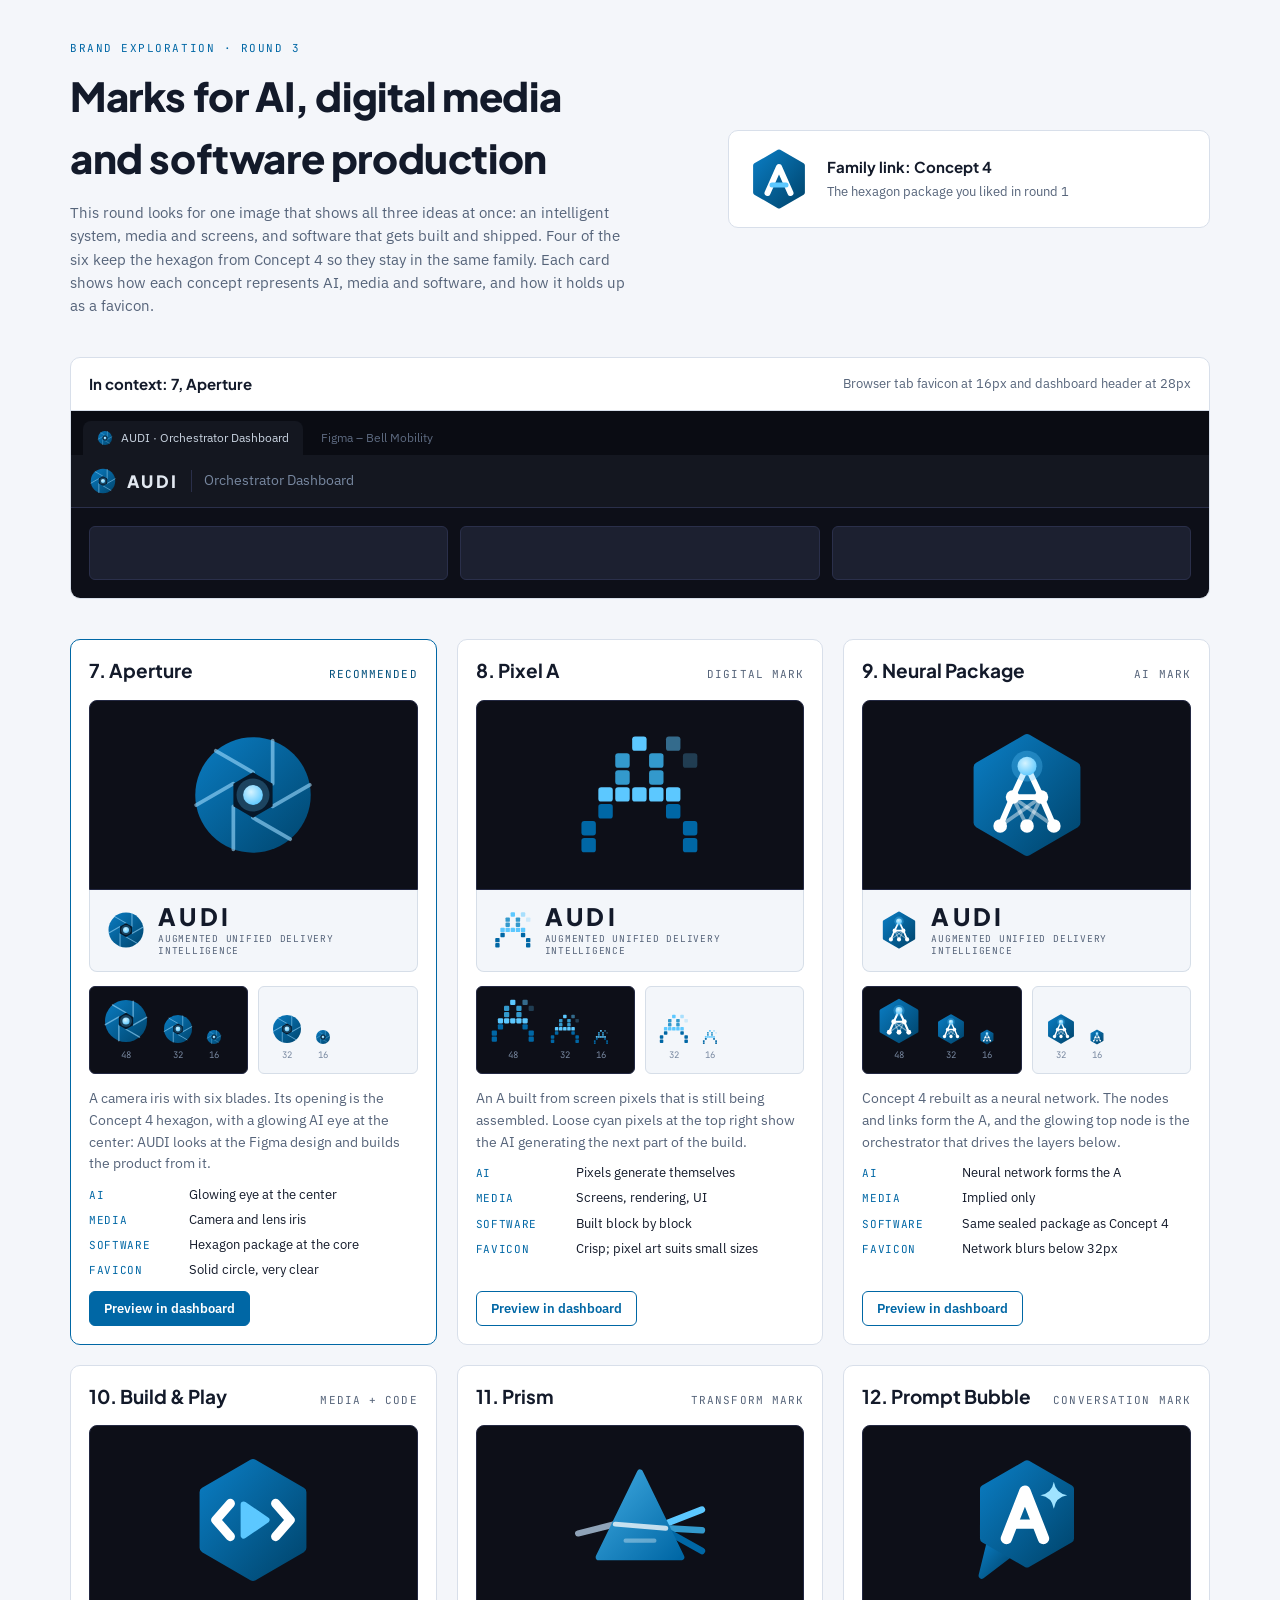
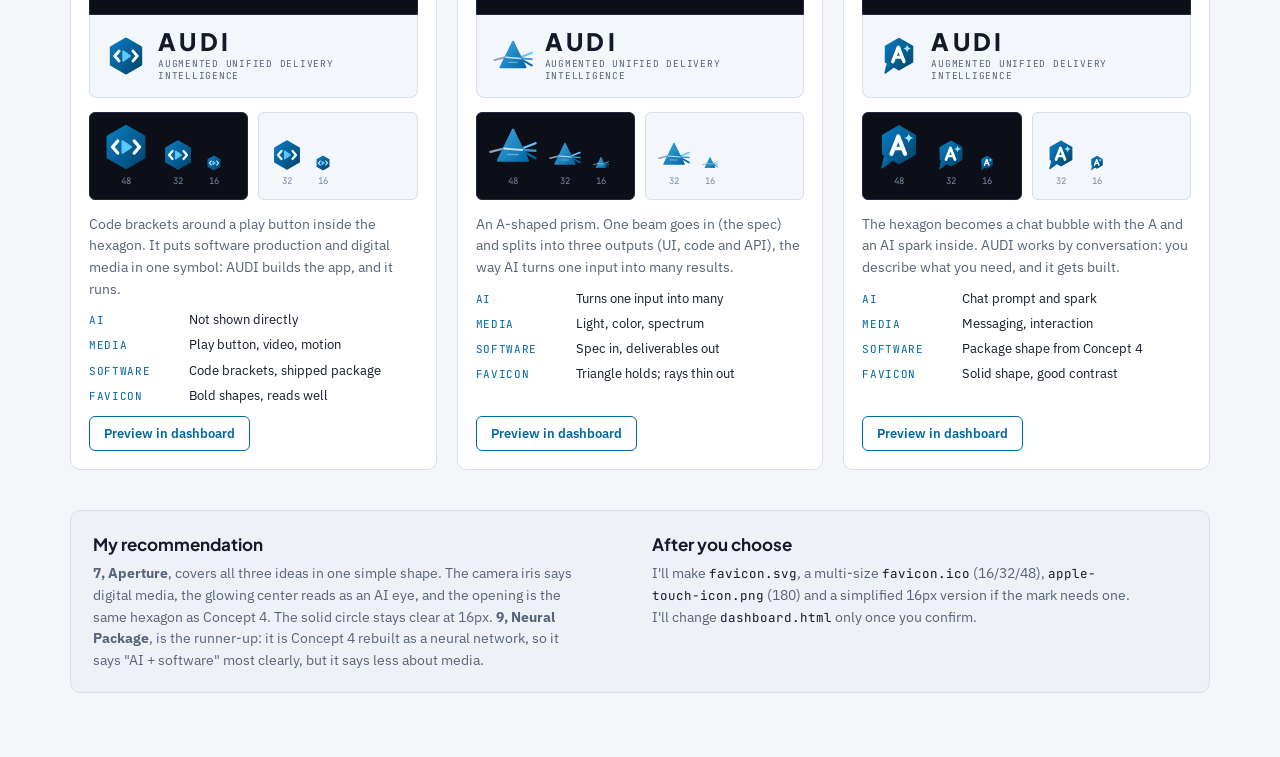
<file: pages/audi-logo-round3.html>
<!doctype html>
<html lang="en">
<head>
<meta charset="utf-8">
<meta name="viewport" content="width=device-width, initial-scale=1">
<title>AUDI Media and AI Marks</title>
<link rel="preconnect" href="https://fonts.googleapis.com">
<link rel="preconnect" href="https://fonts.gstatic.com" crossorigin>
<link rel="stylesheet" href="https://fonts.googleapis.com/css2?family=Plus+Jakarta+Sans:wght@500;700;800&family=IBM+Plex+Sans:wght@400;500;600&family=JetBrains+Mono:wght@400;500&display=swap">
<style>
:root{
  color-scheme: dark;
  --bg:#0d0f18; --surf:#141720; --surf2:#1c2030; --border:#2a2f4a;
  --text:#e2e8f0; --muted:#8a98b0; --accent:#3399cc; --accent-strong:#5cc8ff;
  --tile-dark:#0d0f18; --tile-light:#f3f6fa; --tile-light-border:#d6dee8;
  --btn-bg:#0067A5; --btn-text:#ffffff;
  --display:'Plus Jakarta Sans', 'Segoe UI', system-ui, sans-serif;
  --body:'IBM Plex Sans', 'Segoe UI', system-ui, sans-serif;
  --mono:'JetBrains Mono', ui-monospace, Consolas, monospace;
}
@media (prefers-color-scheme: light){
  :root:not([data-theme="dark"]){
    color-scheme: light;
    --bg:#f4f6fa; --surf:#ffffff; --surf2:#eef2f7; --border:#d8dfea;
    --text:#131a2a; --muted:#56647a; --accent:#0067A5; --accent-strong:#004f7c;
  }
}
:root[data-theme="light"]{
  color-scheme: light;
  --bg:#f4f6fa; --surf:#ffffff; --surf2:#eef2f7; --border:#d8dfea;
  --text:#131a2a; --muted:#56647a; --accent:#0067A5; --accent-strong:#004f7c;
}
*{box-sizing:border-box}
body{background:var(--bg);color:var(--text);font-family:var(--body);font-size:15px;line-height:1.55;margin:0}
.wrap{max-width:1180px;margin:0 auto;padding-inline:20px;padding-block:40px 64px;display:flex;flex-direction:column;gap:40px}
h1,h2,h3{font-family:var(--display);text-wrap:balance;margin:0}
.eyebrow{font-family:var(--mono);font-size:11px;letter-spacing:.14em;text-transform:uppercase;color:var(--accent)}
.intro{display:grid;grid-template-columns:1.3fr 1fr;gap:32px;align-items:center}
.intro h1{font-size:clamp(28px,4vw,40px);font-weight:800;letter-spacing:-.01em;margin-top:8px}
.intro p{color:var(--muted);max-width:62ch;margin:12px 0 0}
.base{display:flex;align-items:center;gap:16px;background:var(--surf);border:1px solid var(--border);border-radius:10px;padding:16px 18px}
.base svg{width:64px;height:64px;flex:none}
.base b{font-family:var(--display);font-size:15px;display:block}
.base span{color:var(--muted);font-size:13px}

.preview{background:var(--surf);border:1px solid var(--border);border-radius:10px;overflow:hidden}
.preview-top{display:flex;justify-content:space-between;align-items:center;gap:12px;flex-wrap:wrap;padding:14px 18px;border-bottom:1px solid var(--border)}
.preview-top h2{font-size:15px;font-weight:700}
.preview-top span{font-size:13px;color:var(--muted)}
.browser{background:#0a0c13;padding:10px 12px 0}
.tabs{display:flex;gap:4px}
.tab{display:flex;align-items:center;gap:8px;background:#141720;color:#c9d3e0;font-size:12px;padding:8px 14px;border-radius:8px 8px 0 0;max-width:280px;white-space:nowrap;overflow:hidden;text-overflow:ellipsis}
.tab.ghost{background:transparent;color:#5d6a80}
.tab svg{flex:none}
.dash-bar{background:#141720;border-bottom:1px solid #2a2f4a;display:flex;align-items:center;gap:12px;padding:12px 18px;color:#e2e8f0}
.dash-bar .brand{display:flex;align-items:center;gap:10px}
.dash-bar .word{font-family:var(--display);font-weight:800;letter-spacing:.14em;font-size:17px}
.dash-bar .sub{color:#7888a0;font-size:14px;border-left:1px solid #2a2f4a;padding-left:12px}
.dash-body{background:#0d0f18;padding:18px;display:grid;grid-template-columns:repeat(3,1fr);gap:12px}
.dash-body div{height:54px;border-radius:6px;background:#1c2030;border:1px solid #2a2f4a}

.grid{display:grid;grid-template-columns:repeat(auto-fill,minmax(340px,1fr));gap:20px}
.concept{background:var(--surf);border:1px solid var(--border);border-radius:10px;display:flex;flex-direction:column;overflow:hidden;transition:border-color .2s}
.concept.active{border-color:var(--accent)}
.concept-head{display:flex;justify-content:space-between;align-items:baseline;gap:10px;padding:16px 18px 0}
.concept-head h3{font-size:19px;font-weight:700}
.tag{font-family:var(--mono);font-size:11px;letter-spacing:.1em;text-transform:uppercase;color:var(--muted);white-space:nowrap}
.tag.rec{color:var(--accent-strong)}
.stage{margin:14px 18px 0;background:var(--tile-dark);border:1px solid #232842;border-radius:8px 8px 0 0;display:grid;place-items:center;padding:28px 0}
.stage svg{width:132px;height:132px}
.lockup{display:flex;align-items:center;gap:12px;margin:0 18px;padding:14px 16px;background:var(--tile-light);border:1px solid var(--tile-light-border);border-top:0;border-radius:0 0 8px 8px;color:#131a2a}
.lockup svg{width:40px;height:40px;flex:none}
.lockup .word{font-family:var(--display);font-weight:800;font-size:24px;letter-spacing:.14em;line-height:1}
.lockup .expand{font-family:var(--mono);font-size:9.5px;letter-spacing:.08em;color:#56647a;text-transform:uppercase;margin-top:5px;line-height:1.3}
.favs{display:flex;gap:10px;margin:14px 18px 0;flex-wrap:wrap}
.fav{display:flex;align-items:flex-end;gap:12px;padding:10px 12px;border-radius:6px;flex:1;min-width:130px}
.fav.d{background:var(--tile-dark);border:1px solid #232842}
.fav.l{background:var(--tile-light);border:1px solid var(--tile-light-border)}
.fav figure{margin:0;display:flex;flex-direction:column;align-items:center;gap:4px}
.fav figcaption{font-family:var(--mono);font-size:9px;color:#7888a0;font-variant-numeric:tabular-nums}
.body{padding:14px 18px 18px;display:flex;flex-direction:column;gap:10px;flex:1}
.body p{margin:0;color:var(--muted);font-size:14px}
.reads{list-style:none;margin:0;padding:0;display:flex;flex-direction:column;gap:5px;font-size:13px}
.reads li{display:grid;grid-template-columns:92px 1fr;gap:8px}
.reads span{font-family:var(--mono);font-size:11px;color:var(--accent);text-transform:uppercase;letter-spacing:.06em;padding-top:2px}
.body button{margin-top:auto;align-self:flex-start;font:600 13px var(--body);background:transparent;color:var(--accent);border:1px solid var(--accent);border-radius:6px;padding:8px 14px;cursor:pointer}
.body button:hover{background:var(--accent);color:var(--surf)}
.body button:focus-visible{outline:2px solid var(--accent-strong);outline-offset:2px}
.concept.active .body button{background:var(--btn-bg);color:var(--btn-text);border-color:var(--btn-bg)}

.note{background:var(--surf2);border:1px solid var(--border);border-radius:10px;padding:20px 22px;display:grid;grid-template-columns:1fr 1fr;gap:24px}
.note h2{font-size:17px;margin-bottom:6px}
.note p{margin:0;color:var(--muted);font-size:14px;max-width:60ch}
.note code{font-family:var(--mono);font-size:12.5px;color:var(--text)}
@media (prefers-reduced-motion: reduce){.concept{transition:none}}
@media (max-width:760px){
  .intro,.note{grid-template-columns:1fr}
  .dash-body{grid-template-columns:1fr 1fr}
  .dash-bar .sub{display:none}
  .grid{grid-template-columns:1fr}
}
</style>
</head>
<body>

<!-- Shared gradients and marks, drawn on a 64-unit grid -->
<svg width="0" height="0" style="position:absolute" aria-hidden="true">
  <defs>
    <linearGradient id="gBlue" x1="0" y1="0" x2="1" y2="1">
      <stop offset="0" stop-color="#3fa9e0"/><stop offset="1" stop-color="#0067A5"/>
    </linearGradient>
    <linearGradient id="gTile" x1="0" y1="0" x2="1" y2="1">
      <stop offset="0" stop-color="#0a7cc2"/><stop offset="1" stop-color="#00456d"/>
    </linearGradient>
    <radialGradient id="gCore" cx=".4" cy=".35" r=".7">
      <stop offset="0" stop-color="#d4f3ff"/><stop offset="1" stop-color="#5cc8ff"/>
    </radialGradient>
  </defs>

  <!-- Base: concept 4 -->
  <symbol id="m0" viewBox="0 0 64 64">
    <polygon points="32,5 55.4,18.5 55.4,45.5 32,59 8.6,45.5 8.6,18.5" fill="url(#gTile)" stroke="url(#gTile)" stroke-width="5" stroke-linejoin="round"/>
    <polyline points="20.5,46 32,20 43.5,46" fill="none" stroke="#fff" stroke-width="6" stroke-linecap="round" stroke-linejoin="round"/>
    <line x1="25" y1="38" x2="39" y2="38" stroke="#5cc8ff" stroke-width="5" stroke-linecap="round"/>
  </symbol>

  <!-- 7 Aperture -->
  <symbol id="m7" viewBox="0 0 64 64">
    <circle cx="32" cy="32" r="28" fill="url(#gTile)"/>
    <g stroke="#9fdcff" stroke-opacity=".6" stroke-width="1.8" stroke-linecap="round">
      <line x1="32" y1="21" x2="13.96" y2="10.58"/>
      <line x1="32" y1="21" x2="13.96" y2="10.58" transform="rotate(60 32 32)"/>
      <line x1="32" y1="21" x2="13.96" y2="10.58" transform="rotate(120 32 32)"/>
      <line x1="32" y1="21" x2="13.96" y2="10.58" transform="rotate(180 32 32)"/>
      <line x1="32" y1="21" x2="13.96" y2="10.58" transform="rotate(240 32 32)"/>
      <line x1="32" y1="21" x2="13.96" y2="10.58" transform="rotate(300 32 32)"/>
    </g>
    <polygon points="32,21 41.5,26.5 41.5,37.5 32,43 22.5,37.5 22.5,26.5" fill="#06182a"/>
    <circle cx="32" cy="32" r="8" fill="#5cc8ff" opacity=".25"/>
    <circle cx="32" cy="32" r="4.8" fill="url(#gCore)"/>
  </symbol>

  <!-- 8 Pixel A -->
  <symbol id="m8" viewBox="0 0 64 64">
    <g fill="#5cc8ff">
      <rect x="28.2" y="3.6" width="7" height="7" rx="1.4"/>
      <rect x="44.6" y="3.6" width="7" height="7" rx="1.4" opacity=".5"/>
      <rect x="52.8" y="11.8" width="7" height="7" rx="1.4" opacity=".25"/>
    </g>
    <g fill="#3399cc">
      <rect x="20" y="11.8" width="7" height="7" rx="1.4"/><rect x="36.4" y="11.8" width="7" height="7" rx="1.4"/>
      <rect x="20" y="20" width="7" height="7" rx="1.4"/><rect x="36.4" y="20" width="7" height="7" rx="1.4"/>
    </g>
    <g fill="#5cc8ff">
      <rect x="11.8" y="28.2" width="7" height="7" rx="1.4"/><rect x="20" y="28.2" width="7" height="7" rx="1.4"/>
      <rect x="28.2" y="28.2" width="7" height="7" rx="1.4"/><rect x="36.4" y="28.2" width="7" height="7" rx="1.4"/>
      <rect x="44.6" y="28.2" width="7" height="7" rx="1.4"/>
    </g>
    <g fill="#0067A5">
      <rect x="11.8" y="36.4" width="7" height="7" rx="1.4"/><rect x="44.6" y="36.4" width="7" height="7" rx="1.4"/>
      <rect x="3.6" y="44.6" width="7" height="7" rx="1.4"/><rect x="52.8" y="44.6" width="7" height="7" rx="1.4"/>
      <rect x="3.6" y="52.8" width="7" height="7" rx="1.4"/><rect x="52.8" y="52.8" width="7" height="7" rx="1.4"/>
    </g>
  </symbol>

  <!-- 9 Neural Package -->
  <symbol id="m9" viewBox="0 0 64 64">
    <polygon points="32,5 55.4,18.5 55.4,45.5 32,59 8.6,45.5 8.6,18.5" fill="url(#gTile)" stroke="url(#gTile)" stroke-width="5" stroke-linejoin="round"/>
    <g stroke="#fff" stroke-linecap="round">
      <g stroke-opacity=".45" stroke-width="1.8">
        <line x1="25" y1="33" x2="32" y2="47"/><line x1="39" y1="33" x2="32" y2="47"/>
        <line x1="25" y1="33" x2="45" y2="47"/><line x1="39" y1="33" x2="19" y2="47"/>
      </g>
      <g stroke-width="2.8">
        <line x1="32" y1="18" x2="25" y2="33"/><line x1="32" y1="18" x2="39" y2="33"/>
        <line x1="25" y1="33" x2="39" y2="33"/>
        <line x1="25" y1="33" x2="19" y2="47"/><line x1="39" y1="33" x2="45" y2="47"/>
      </g>
    </g>
    <g fill="#fff">
      <circle cx="25" cy="33" r="3.3"/><circle cx="39" cy="33" r="3.3"/>
      <circle cx="19" cy="47" r="3.3"/><circle cx="32" cy="47" r="3.3"/><circle cx="45" cy="47" r="3.3"/>
    </g>
    <circle cx="32" cy="18" r="7.5" fill="#5cc8ff" opacity=".3"/>
    <circle cx="32" cy="18" r="4.6" fill="url(#gCore)"/>
  </symbol>

  <!-- 10 Build & Play -->
  <symbol id="m10" viewBox="0 0 64 64">
    <polygon points="32,5 55.4,18.5 55.4,45.5 32,59 8.6,45.5 8.6,18.5" fill="url(#gTile)" stroke="url(#gTile)" stroke-width="5" stroke-linejoin="round"/>
    <g fill="none" stroke="#fff" stroke-width="4.5" stroke-linecap="round" stroke-linejoin="round">
      <polyline points="21,24 14,32 21,40"/><polyline points="43,24 50,32 43,40"/>
    </g>
    <polygon points="27.5,24.5 38.5,32 27.5,39.5" fill="#5cc8ff" stroke="#5cc8ff" stroke-width="3" stroke-linejoin="round"/>
  </symbol>

  <!-- 11 Prism -->
  <symbol id="m11" viewBox="0 0 64 64">
    <line x1="2" y1="38.5" x2="20" y2="34" stroke="#8fa3b8" stroke-width="3" stroke-linecap="round"/>
    <g stroke-width="3.2" stroke-linecap="round">
      <line x1="44" y1="34" x2="62" y2="27" stroke="#5cc8ff"/>
      <line x1="45" y1="36" x2="62" y2="37" stroke="#3399cc"/>
      <line x1="46" y1="38" x2="62" y2="47" stroke="#0067A5"/>
    </g>
    <polygon points="32,9 52,50 12,50" fill="url(#gBlue)" stroke="url(#gBlue)" stroke-width="3" stroke-linejoin="round"/>
    <line x1="20" y1="34" x2="44.5" y2="36" stroke="#fff" stroke-opacity=".75" stroke-width="2.4" stroke-linecap="round"/>
    <line x1="25" y1="42" x2="39" y2="42" stroke="#fff" stroke-opacity=".35" stroke-width="2" stroke-linecap="round"/>
  </symbol>

  <!-- 12 Prompt Bubble -->
  <symbol id="m12" viewBox="0 0 64 64">
    <polygon points="14,42.6 24,48.4 10,59" fill="url(#gTile)" stroke="url(#gTile)" stroke-width="3" stroke-linejoin="round"/>
    <polygon points="32,5 52.8,17 52.8,41 32,53 11.2,41 11.2,17" fill="url(#gTile)" stroke="url(#gTile)" stroke-width="4" stroke-linejoin="round"/>
    <polyline points="22,41 31,18 40,41" fill="none" stroke="#fff" stroke-width="5.5" stroke-linecap="round" stroke-linejoin="round"/>
    <line x1="25" y1="34" x2="37" y2="34" stroke="#fff" stroke-width="4.5" stroke-linecap="round"/>
    <path d="M45 13.5 Q45.9 19.1 51.5 20 Q45.9 20.9 45 26.5 Q44.1 20.9 38.5 20 Q44.1 19.1 45 13.5 Z" fill="#9fe3ff"/>
  </symbol>
</svg>

<div class="wrap">
  <section class="intro">
    <div>
      <div class="eyebrow">Brand exploration · Round 3</div>
      <h1>Marks for AI, digital media and software production</h1>
      <p>This round looks for one image that shows all three ideas at once: an intelligent system, media and screens, and software that gets built and shipped. Four of the six keep the hexagon from Concept 4 so they stay in the same family. Each card shows how each concept represents AI, media and software, and how it holds up as a favicon.</p>
    </div>
    <div class="base">
      <svg aria-hidden="true"><use href="#m0"/></svg>
      <div><b>Family link: Concept 4</b><span>The hexagon package you liked in round 1</span></div>
    </div>
  </section>

  <section class="preview" aria-label="Dashboard preview">
    <div class="preview-top">
      <h2 id="pvTitle">In context: 7, Aperture</h2>
      <span>Browser tab favicon at 16px and dashboard header at 28px</span>
    </div>
    <div class="browser">
      <div class="tabs">
        <div class="tab"><svg width="16" height="16" id="pvFav"><use href="#m7"/></svg>AUDI · Orchestrator Dashboard</div>
        <div class="tab ghost">Figma – Bell Mobility</div>
      </div>
    </div>
    <div class="dash-bar">
      <div class="brand"><svg width="28" height="28" id="pvMark"><use href="#m7"/></svg><span class="word">AUDI</span></div>
      <span class="sub">Orchestrator Dashboard</span>
    </div>
    <div class="dash-body" aria-hidden="true"><div></div><div></div><div></div></div>
  </section>

  <section class="grid" id="grid"></section>

  <section class="note">
    <div>
      <h2>My recommendation</h2>
      <p><strong>7, Aperture</strong>, covers all three ideas in one simple shape. The camera iris says digital media, the glowing center reads as an AI eye, and the opening is the same hexagon as Concept 4. The solid circle stays clear at 16px. <strong>9, Neural Package</strong>, is the runner-up: it is Concept 4 rebuilt as a neural network, so it says "AI + software" most clearly, but it says less about media.</p>
    </div>
    <div>
      <h2>After you choose</h2>
      <p>I'll make <code>favicon.svg</code>, a multi-size <code>favicon.ico</code> (16/32/48), <code>apple-touch-icon.png</code> (180) and a simplified 16px version if the mark needs one. I'll change <code>dashboard.html</code> only once you confirm.</p>
    </div>
  </section>
</div>

<script>
const concepts = [
  { id:7, name:'Aperture', tag:'Recommended', rec:true,
    why:'A camera iris with six blades. Its opening is the Concept 4 hexagon, with a glowing AI eye at the center: AUDI looks at the Figma design and builds the product from it.',
    reads:[['AI','Glowing eye at the center'],['Media','Camera and lens iris'],['Software','Hexagon package at the core'],['Favicon','Solid circle, very clear']] },
  { id:8, name:'Pixel A', tag:'Digital mark',
    why:'An A built from screen pixels that is still being assembled. Loose cyan pixels at the top right show the AI generating the next part of the build.',
    reads:[['AI','Pixels generate themselves'],['Media','Screens, rendering, UI'],['Software','Built block by block'],['Favicon','Crisp; pixel art suits small sizes']] },
  { id:9, name:'Neural Package', tag:'AI mark',
    why:'Concept 4 rebuilt as a neural network. The nodes and links form the A, and the glowing top node is the orchestrator that drives the layers below.',
    reads:[['AI','Neural network forms the A'],['Media','Implied only'],['Software','Same sealed package as Concept 4'],['Favicon','Network blurs below 32px']] },
  { id:10, name:'Build & Play', tag:'Media + code',
    why:'Code brackets around a play button inside the hexagon. It puts software production and digital media in one symbol: AUDI builds the app, and it runs.',
    reads:[['AI','Not shown directly'],['Media','Play button, video, motion'],['Software','Code brackets, shipped package'],['Favicon','Bold shapes, reads well']] },
  { id:11, name:'Prism', tag:'Transform mark',
    why:'An A-shaped prism. One beam goes in (the spec) and splits into three outputs (UI, code and API), the way AI turns one input into many results.',
    reads:[['AI','Turns one input into many'],['Media','Light, color, spectrum'],['Software','Spec in, deliverables out'],['Favicon','Triangle holds; rays thin out']] },
  { id:12, name:'Prompt Bubble', tag:'Conversation mark',
    why:'The hexagon becomes a chat bubble with the A and an AI spark inside. AUDI works by conversation: you describe what you need, and it gets built.',
    reads:[['AI','Chat prompt and spark'],['Media','Messaging, interaction'],['Software','Package shape from Concept 4'],['Favicon','Solid shape, good contrast']] },
];

const use = (id, s) => `<svg width="${s}" height="${s}" aria-hidden="true"><use href="#m${id}"/></svg>`;
const grid = document.getElementById('grid');
grid.innerHTML = concepts.map(c => `
  <article class="concept${c.id===7?' active':''}" data-id="${c.id}">
    <div class="concept-head"><h3>${c.id}. ${c.name}</h3><span class="tag${c.rec?' rec':''}">${c.tag}</span></div>
    <div class="stage">${use(c.id,132)}</div>
    <div class="lockup">${use(c.id,40)}<div><div class="word">AUDI</div><div class="expand">Augmented Unified Delivery Intelligence</div></div></div>
    <div class="favs">
      <div class="fav d">
        <figure>${use(c.id,48)}<figcaption>48</figcaption></figure>
        <figure>${use(c.id,32)}<figcaption>32</figcaption></figure>
        <figure>${use(c.id,16)}<figcaption>16</figcaption></figure>
      </div>
      <div class="fav l">
        <figure>${use(c.id,32)}<figcaption>32</figcaption></figure>
        <figure>${use(c.id,16)}<figcaption>16</figcaption></figure>
      </div>
    </div>
    <div class="body">
      <p>${c.why}</p>
      <ul class="reads">${c.reads.map(r=>`<li><span>${r[0]}</span>${r[1]}</li>`).join('')}</ul>
      <button type="button" id="pv${c.id}">Preview in dashboard</button>
    </div>
  </article>`).join('');

grid.addEventListener('click', e => {
  const btn = e.target.closest('button'); if (!btn) return;
  const card = btn.closest('.concept'); const id = +card.dataset.id;
  const c = concepts.find(x => x.id === id);
  document.querySelectorAll('.concept').forEach(el => el.classList.toggle('active', el === card));
  document.querySelector('#pvFav use').setAttribute('href', '#m'+id);
  document.querySelector('#pvMark use').setAttribute('href', '#m'+id);
  document.getElementById('pvTitle').textContent = `In context: ${c.id}, ${c.name}`;
  document.querySelector('.preview').scrollIntoView({behavior: matchMedia('(prefers-reduced-motion: reduce)').matches ? 'auto' : 'smooth', block:'start'});
});
</script>
</body>
</html>
</file>
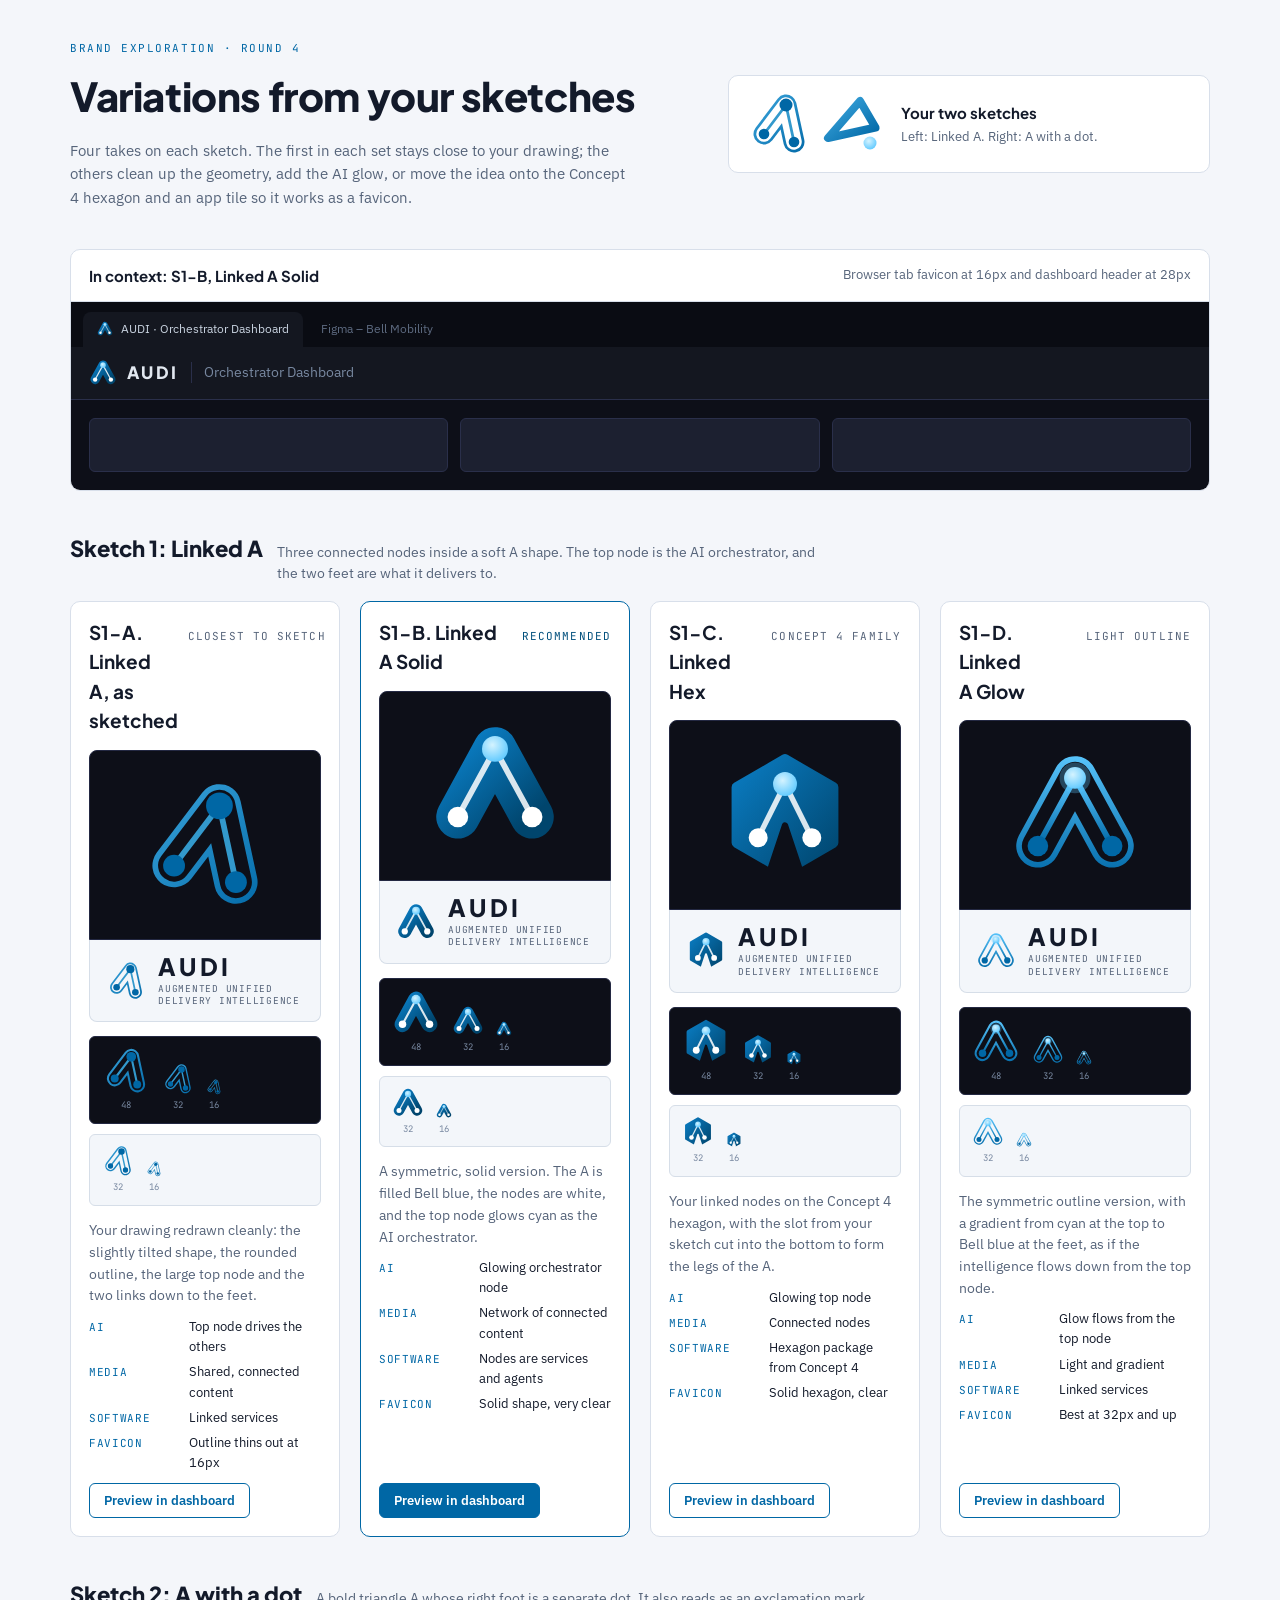
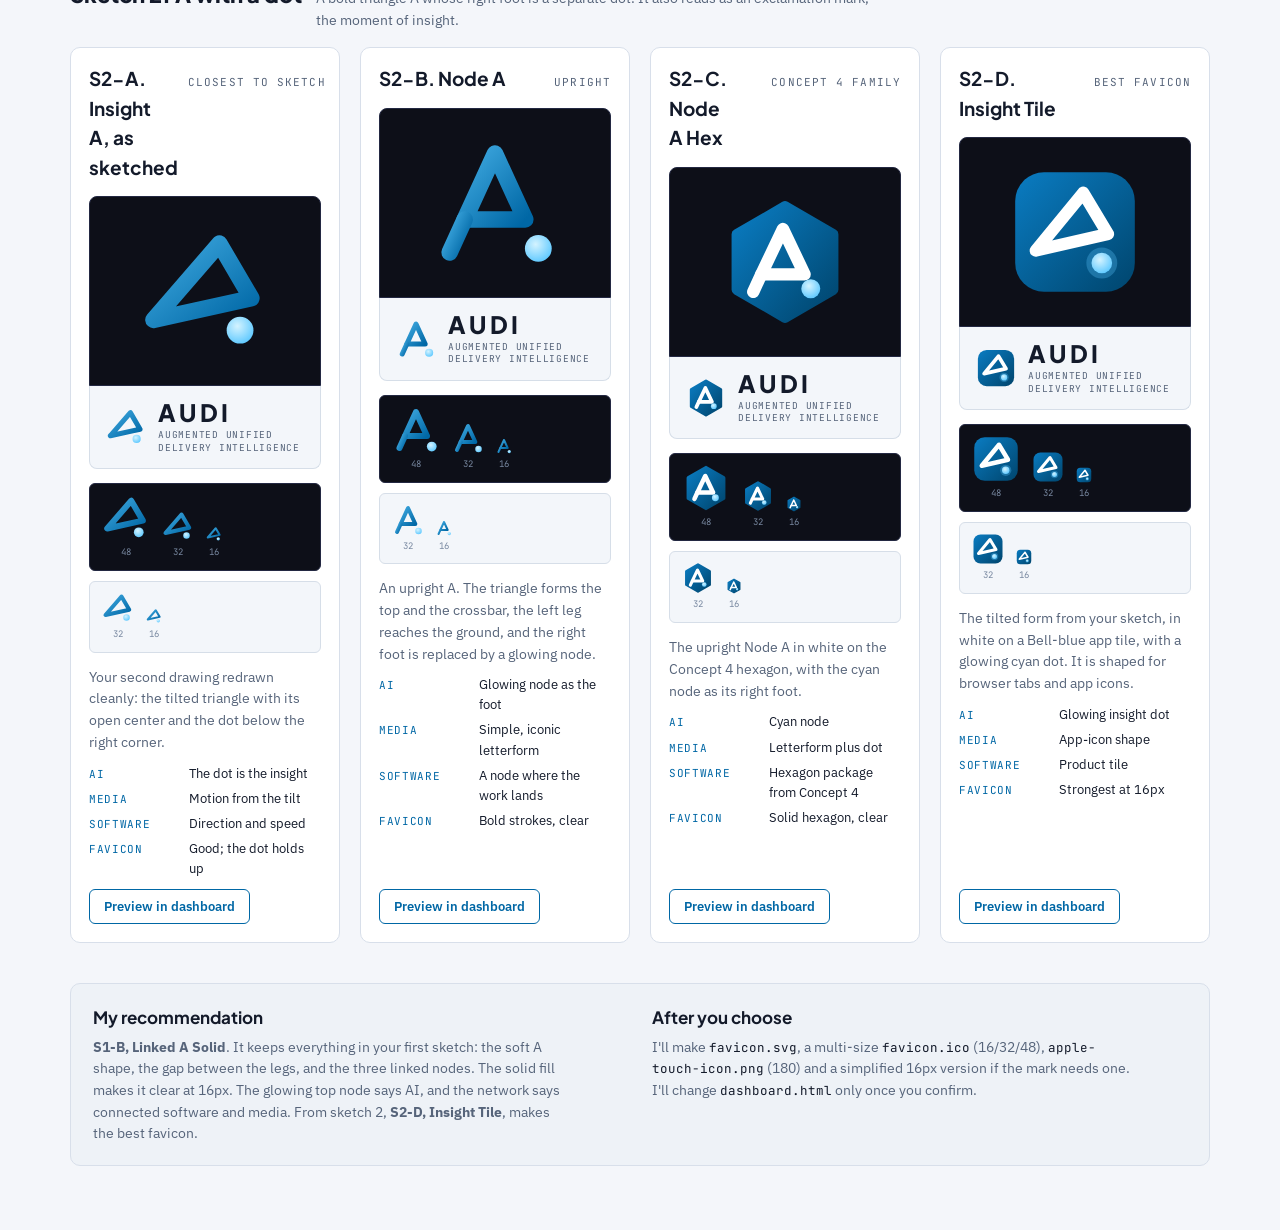
<file: pages/audi-logo-round4-sketches.html>
<!doctype html>
<html lang="en">
<head>
<meta charset="utf-8">
<meta name="viewport" content="width=device-width, initial-scale=1">
<title>AUDI Sketch Variations</title>
<link rel="preconnect" href="https://fonts.googleapis.com">
<link rel="preconnect" href="https://fonts.gstatic.com" crossorigin>
<link rel="stylesheet" href="https://fonts.googleapis.com/css2?family=Plus+Jakarta+Sans:wght@500;700;800&family=IBM+Plex+Sans:wght@400;500;600&family=JetBrains+Mono:wght@400;500&display=swap">
<style>
:root{
  color-scheme: dark;
  --bg:#0d0f18; --surf:#141720; --surf2:#1c2030; --border:#2a2f4a;
  --text:#e2e8f0; --muted:#8a98b0; --accent:#3399cc; --accent-strong:#5cc8ff;
  --tile-dark:#0d0f18; --tile-light:#f3f6fa; --tile-light-border:#d6dee8;
  --btn-bg:#0067A5; --btn-text:#ffffff;
  --display:'Plus Jakarta Sans', 'Segoe UI', system-ui, sans-serif;
  --body:'IBM Plex Sans', 'Segoe UI', system-ui, sans-serif;
  --mono:'JetBrains Mono', ui-monospace, Consolas, monospace;
}
@media (prefers-color-scheme: light){
  :root:not([data-theme="dark"]){
    color-scheme: light;
    --bg:#f4f6fa; --surf:#ffffff; --surf2:#eef2f7; --border:#d8dfea;
    --text:#131a2a; --muted:#56647a; --accent:#0067A5; --accent-strong:#004f7c;
  }
}
:root[data-theme="light"]{
  color-scheme: light;
  --bg:#f4f6fa; --surf:#ffffff; --surf2:#eef2f7; --border:#d8dfea;
  --text:#131a2a; --muted:#56647a; --accent:#0067A5; --accent-strong:#004f7c;
}
*{box-sizing:border-box}
body{background:var(--bg);color:var(--text);font-family:var(--body);font-size:15px;line-height:1.55;margin:0}
.wrap{max-width:1180px;margin:0 auto;padding-inline:20px;padding-block:40px 64px;display:flex;flex-direction:column;gap:40px}
h1,h2,h3{font-family:var(--display);text-wrap:balance;margin:0}
.eyebrow{font-family:var(--mono);font-size:11px;letter-spacing:.14em;text-transform:uppercase;color:var(--accent)}
.intro{display:grid;grid-template-columns:1.3fr 1fr;gap:32px;align-items:center}
.intro h1{font-size:clamp(28px,4vw,40px);font-weight:800;letter-spacing:-.01em;margin-top:8px}
.intro p{color:var(--muted);max-width:62ch;margin:12px 0 0}
.base{display:flex;align-items:center;gap:16px;background:var(--surf);border:1px solid var(--border);border-radius:10px;padding:16px 18px}
.base svg{width:64px;height:64px;flex:none}
.base b{font-family:var(--display);font-size:15px;display:block}
.base span{color:var(--muted);font-size:13px}

.preview{background:var(--surf);border:1px solid var(--border);border-radius:10px;overflow:hidden}
.preview-top{display:flex;justify-content:space-between;align-items:center;gap:12px;flex-wrap:wrap;padding:14px 18px;border-bottom:1px solid var(--border)}
.preview-top h2{font-size:15px;font-weight:700}
.preview-top span{font-size:13px;color:var(--muted)}
.browser{background:#0a0c13;padding:10px 12px 0}
.tabs{display:flex;gap:4px}
.tab{display:flex;align-items:center;gap:8px;background:#141720;color:#c9d3e0;font-size:12px;padding:8px 14px;border-radius:8px 8px 0 0;max-width:280px;white-space:nowrap;overflow:hidden;text-overflow:ellipsis}
.tab.ghost{background:transparent;color:#5d6a80}
.tab svg{flex:none}
.dash-bar{background:#141720;border-bottom:1px solid #2a2f4a;display:flex;align-items:center;gap:12px;padding:12px 18px;color:#e2e8f0}
.dash-bar .brand{display:flex;align-items:center;gap:10px}
.dash-bar .word{font-family:var(--display);font-weight:800;letter-spacing:.14em;font-size:17px}
.dash-bar .sub{color:#7888a0;font-size:14px;border-left:1px solid #2a2f4a;padding-left:12px}
.dash-body{background:#0d0f18;padding:18px;display:grid;grid-template-columns:repeat(3,1fr);gap:12px}
.dash-body div{height:54px;border-radius:6px;background:#1c2030;border:1px solid #2a2f4a}

.grid{display:grid;grid-template-columns:repeat(auto-fill,minmax(340px,1fr));gap:20px}
.concept{background:var(--surf);border:1px solid var(--border);border-radius:10px;display:flex;flex-direction:column;overflow:hidden;transition:border-color .2s}
.concept.active{border-color:var(--accent)}
.concept-head{display:flex;justify-content:space-between;align-items:baseline;gap:10px;padding:16px 18px 0}
.concept-head h3{font-size:19px;font-weight:700}
.tag{font-family:var(--mono);font-size:11px;letter-spacing:.1em;text-transform:uppercase;color:var(--muted);white-space:nowrap}
.tag.rec{color:var(--accent-strong)}
.stage{margin:14px 18px 0;background:var(--tile-dark);border:1px solid #232842;border-radius:8px 8px 0 0;display:grid;place-items:center;padding:28px 0}
.stage svg{width:132px;height:132px}
.lockup{display:flex;align-items:center;gap:12px;margin:0 18px;padding:14px 16px;background:var(--tile-light);border:1px solid var(--tile-light-border);border-top:0;border-radius:0 0 8px 8px;color:#131a2a}
.lockup svg{width:40px;height:40px;flex:none}
.lockup .word{font-family:var(--display);font-weight:800;font-size:24px;letter-spacing:.14em;line-height:1}
.lockup .expand{font-family:var(--mono);font-size:9.5px;letter-spacing:.08em;color:#56647a;text-transform:uppercase;margin-top:5px;line-height:1.3}
.favs{display:flex;gap:10px;margin:14px 18px 0;flex-wrap:wrap}
.fav{display:flex;align-items:flex-end;gap:12px;padding:10px 12px;border-radius:6px;flex:1;min-width:130px}
.fav.d{background:var(--tile-dark);border:1px solid #232842}
.fav.l{background:var(--tile-light);border:1px solid var(--tile-light-border)}
.fav figure{margin:0;display:flex;flex-direction:column;align-items:center;gap:4px}
.fav figcaption{font-family:var(--mono);font-size:9px;color:#7888a0;font-variant-numeric:tabular-nums}
.body{padding:14px 18px 18px;display:flex;flex-direction:column;gap:10px;flex:1}
.body p{margin:0;color:var(--muted);font-size:14px}
.reads{list-style:none;margin:0;padding:0;display:flex;flex-direction:column;gap:5px;font-size:13px}
.reads li{display:grid;grid-template-columns:92px 1fr;gap:8px}
.reads span{font-family:var(--mono);font-size:11px;color:var(--accent);text-transform:uppercase;letter-spacing:.06em;padding-top:2px}
.body button{margin-top:auto;align-self:flex-start;font:600 13px var(--body);background:transparent;color:var(--accent);border:1px solid var(--accent);border-radius:6px;padding:8px 14px;cursor:pointer}
.body button:hover{background:var(--accent);color:var(--surf)}
.body button:focus-visible{outline:2px solid var(--accent-strong);outline-offset:2px}
.concept.active .body button{background:var(--btn-bg);color:var(--btn-text);border-color:var(--btn-bg)}

.note{background:var(--surf2);border:1px solid var(--border);border-radius:10px;padding:20px 22px;display:grid;grid-template-columns:1fr 1fr;gap:24px}
.note h2{font-size:17px;margin-bottom:6px}
.note p{margin:0;color:var(--muted);font-size:14px;max-width:60ch}
.note code{font-family:var(--mono);font-size:12.5px;color:var(--text)}
@media (prefers-reduced-motion: reduce){.concept{transition:none}}
@media (max-width:760px){
  .intro,.note{grid-template-columns:1fr}
  .dash-body{grid-template-columns:1fr 1fr}
  .dash-bar .sub{display:none}
  .grid{grid-template-columns:1fr}
}
</style>
</head>
<body>
<style>
.group{display:flex;flex-direction:column;gap:16px}
.group-head{display:flex;align-items:baseline;gap:14px;flex-wrap:wrap}
.group-head h2{font-size:22px;font-weight:800}
.group-head p{margin:0;color:var(--muted);font-size:14px;max-width:70ch}
.group .grid{grid-template-columns:repeat(auto-fit,minmax(255px,1fr))}
</style>

<!-- Shared gradients and marks, drawn on a 64-unit grid -->
<svg width="0" height="0" style="position:absolute" aria-hidden="true">
  <defs>
    <linearGradient id="gBlue" x1="0" y1="0" x2="1" y2="1">
      <stop offset="0" stop-color="#3fa9e0"/><stop offset="1" stop-color="#0067A5"/>
    </linearGradient>
    <linearGradient id="gTile" x1="0" y1="0" x2="1" y2="1">
      <stop offset="0" stop-color="#0a7cc2"/><stop offset="1" stop-color="#00456d"/>
    </linearGradient>
    <linearGradient id="gGlow" x1="0" y1="0" x2="0" y2="1">
      <stop offset="0" stop-color="#5cc8ff"/><stop offset="1" stop-color="#0067A5"/>
    </linearGradient>
    <radialGradient id="gCore" cx=".4" cy=".35" r=".7">
      <stop offset="0" stop-color="#d4f3ff"/><stop offset="1" stop-color="#5cc8ff"/>
    </radialGradient>
  </defs>

  <!-- S1-A Linked A, as sketched: asymmetric, outlined container -->
  <symbol id="m21" viewBox="0 0 64 64">
    <defs>
      <mask id="ring21" maskUnits="userSpaceOnUse" x="0" y="0" width="64" height="64">
        <polyline points="17,42 39,13 47,50" fill="none" stroke="#fff" stroke-width="21" stroke-linecap="round" stroke-linejoin="round"/>
        <polyline points="17,42 39,13 47,50" fill="none" stroke="#000" stroke-width="15.5" stroke-linecap="round" stroke-linejoin="round"/>
      </mask>
    </defs>
    <rect width="64" height="64" fill="url(#gBlue)" mask="url(#ring21)"/>
    <g stroke="#3399cc" stroke-width="2.8" stroke-linecap="round">
      <line x1="39" y1="13" x2="17" y2="42"/><line x1="39" y1="13" x2="47" y2="50"/>
    </g>
    <circle cx="39" cy="13" r="6.5" fill="#0067A5"/>
    <circle cx="17" cy="42" r="5.3" fill="#0067A5"/>
    <circle cx="47" cy="50" r="5.3" fill="#0067A5"/>
  </symbol>

  <!-- S1-B Linked A Solid: symmetric, filled -->
  <symbol id="m22" viewBox="0 0 64 64">
    <polyline points="14,47 32,14 50,47" fill="none" stroke="url(#gTile)" stroke-width="21" stroke-linecap="round" stroke-linejoin="round"/>
    <g stroke="#fff" stroke-opacity=".85" stroke-width="2.8" stroke-linecap="round">
      <line x1="32" y1="14" x2="14" y2="47"/><line x1="32" y1="14" x2="50" y2="47"/>
    </g>
    <circle cx="32" cy="14" r="6.3" fill="url(#gCore)"/>
    <circle cx="14" cy="47" r="5" fill="#fff"/>
    <circle cx="50" cy="47" r="5" fill="#fff"/>
  </symbol>

  <!-- S1-C Linked Hex: concept 4 hexagon with the leg slot -->
  <symbol id="m23" viewBox="0 0 64 64">
    <defs>
      <mask id="slot23" maskUnits="userSpaceOnUse" x="0" y="0" width="64" height="64">
        <rect width="64" height="64" fill="#fff"/>
        <polygon points="32,37 41,64 23,64" fill="#000" stroke="#000" stroke-width="3" stroke-linejoin="round"/>
      </mask>
    </defs>
    <polygon points="32,5 55.4,18.5 55.4,45.5 32,59 8.6,45.5 8.6,18.5" fill="url(#gTile)" stroke="url(#gTile)" stroke-width="5" stroke-linejoin="round" mask="url(#slot23)"/>
    <g stroke="#fff" stroke-opacity=".85" stroke-width="2.6" stroke-linecap="round">
      <line x1="32" y1="17" x2="19" y2="43"/><line x1="32" y1="17" x2="45" y2="43"/>
    </g>
    <circle cx="32" cy="17" r="5.8" fill="url(#gCore)"/>
    <circle cx="19" cy="43" r="4.6" fill="#fff"/>
    <circle cx="45" cy="43" r="4.6" fill="#fff"/>
  </symbol>

  <!-- S1-D Linked A Glow: symmetric outline, glowing apex -->
  <symbol id="m24" viewBox="0 0 64 64">
    <defs>
      <mask id="ring24" maskUnits="userSpaceOnUse" x="0" y="0" width="64" height="64">
        <polyline points="14,47 32,14 50,47" fill="none" stroke="#fff" stroke-width="21" stroke-linecap="round" stroke-linejoin="round"/>
        <polyline points="14,47 32,14 50,47" fill="none" stroke="#000" stroke-width="15.5" stroke-linecap="round" stroke-linejoin="round"/>
      </mask>
    </defs>
    <rect width="64" height="64" fill="url(#gGlow)" mask="url(#ring24)"/>
    <g stroke="url(#gGlow)" stroke-width="2.8" stroke-linecap="round">
      <line x1="32" y1="14" x2="14" y2="47"/><line x1="32" y1="14" x2="50" y2="47"/>
    </g>
    <circle cx="32" cy="14" r="7.5" fill="#5cc8ff" opacity=".3"/>
    <circle cx="32" cy="14" r="5.3" fill="url(#gCore)"/>
    <circle cx="14" cy="47" r="5" fill="#0067A5"/>
    <circle cx="50" cy="47" r="5" fill="#0067A5"/>
  </symbol>

  <!-- S2-A Insight A, as sketched: tilted triangle and dot -->
  <symbol id="m31" viewBox="0 0 64 64">
    <polygon points="39,9 7,46 54.5,35.5" fill="none" stroke="url(#gBlue)" stroke-width="8" stroke-linejoin="round"/>
    <circle cx="49" cy="51" r="6.5" fill="url(#gCore)"/>
  </symbol>

  <!-- S2-B Node A: upright, the dot is the right foot -->
  <symbol id="m32" viewBox="0 0 64 64">
    <g fill="none" stroke="url(#gBlue)" stroke-width="8" stroke-linecap="round" stroke-linejoin="round">
      <polygon points="32,8 17.3,40 46.7,40"/>
      <line x1="17.3" y1="40" x2="10" y2="56"/>
    </g>
    <circle cx="53" cy="54" r="6.5" fill="url(#gCore)"/>
  </symbol>

  <!-- S2-C Node A Hex: node A on the concept 4 hexagon -->
  <symbol id="m33" viewBox="0 0 64 64">
    <polygon points="32,5 55.4,18.5 55.4,45.5 32,59 8.6,45.5 8.6,18.5" fill="url(#gTile)" stroke="url(#gTile)" stroke-width="5" stroke-linejoin="round"/>
    <g fill="none" stroke="#fff" stroke-width="6" stroke-linecap="round" stroke-linejoin="round">
      <polygon points="31,16 20.5,38 41.5,38"/>
      <line x1="20.5" y1="38" x2="16.6" y2="46.5"/>
    </g>
    <circle cx="44.5" cy="45" r="4.6" fill="url(#gCore)"/>
  </symbol>

  <!-- S2-D Insight Tile: sketched form on an app tile -->
  <symbol id="m34" viewBox="0 0 64 64">
    <rect x="3" y="3" width="58" height="58" rx="14" fill="url(#gTile)"/>
    <polygon points="36,13 13,41 48,33" fill="none" stroke="#fff" stroke-width="6" stroke-linejoin="round"/>
    <circle cx="45" cy="47" r="7.5" fill="#5cc8ff" opacity=".3"/>
    <circle cx="45" cy="47" r="5" fill="url(#gCore)"/>
  </symbol>
</svg>

<div class="wrap">
  <section class="intro">
    <div>
      <div class="eyebrow">Brand exploration · Round 4</div>
      <h1>Variations from your sketches</h1>
      <p>Four takes on each sketch. The first in each set stays close to your drawing; the others clean up the geometry, add the AI glow, or move the idea onto the Concept 4 hexagon and an app tile so it works as a favicon.</p>
    </div>
    <div class="acronym-sketch base">
      <div style="display:flex;gap:10px"><svg aria-hidden="true"><use href="#m21"/></svg><svg aria-hidden="true"><use href="#m31"/></svg></div>
      <div><b>Your two sketches</b><span>Left: Linked A. Right: A with a dot.</span></div>
    </div>
  </section>

  <section class="preview" aria-label="Dashboard preview">
    <div class="preview-top">
      <h2 id="pvTitle">In context: S1-B, Linked A Solid</h2>
      <span>Browser tab favicon at 16px and dashboard header at 28px</span>
    </div>
    <div class="browser">
      <div class="tabs">
        <div class="tab"><svg width="16" height="16" id="pvFav"><use href="#m22"/></svg>AUDI · Orchestrator Dashboard</div>
        <div class="tab ghost">Figma – Bell Mobility</div>
      </div>
    </div>
    <div class="dash-bar">
      <div class="brand"><svg width="28" height="28" id="pvMark"><use href="#m22"/></svg><span class="word">AUDI</span></div>
      <span class="sub">Orchestrator Dashboard</span>
    </div>
    <div class="dash-body" aria-hidden="true"><div></div><div></div><div></div></div>
  </section>

  <section class="group">
    <div class="group-head">
      <h2>Sketch 1: Linked A</h2>
      <p>Three connected nodes inside a soft A shape. The top node is the AI orchestrator, and the two feet are what it delivers to.</p>
    </div>
    <div class="grid" id="grid1"></div>
  </section>

  <section class="group">
    <div class="group-head">
      <h2>Sketch 2: A with a dot</h2>
      <p>A bold triangle A whose right foot is a separate dot. It also reads as an exclamation mark, the moment of insight.</p>
    </div>
    <div class="grid" id="grid2"></div>
  </section>

  <section class="note">
    <div>
      <h2>My recommendation</h2>
      <p><strong>S1-B, Linked A Solid</strong>. It keeps everything in your first sketch: the soft A shape, the gap between the legs, and the three linked nodes. The solid fill makes it clear at 16px. The glowing top node says AI, and the network says connected software and media. From sketch 2, <strong>S2-D, Insight Tile</strong>, makes the best favicon.</p>
    </div>
    <div>
      <h2>After you choose</h2>
      <p>I'll make <code>favicon.svg</code>, a multi-size <code>favicon.ico</code> (16/32/48), <code>apple-touch-icon.png</code> (180) and a simplified 16px version if the mark needs one. I'll change <code>dashboard.html</code> only once you confirm.</p>
    </div>
  </section>
</div>

<script>
const concepts = [
  { id:21, group:1, code:'S1-A', name:'Linked A, as sketched', tag:'Closest to sketch',
    why:'Your drawing redrawn cleanly: the slightly tilted shape, the rounded outline, the large top node and the two links down to the feet.',
    reads:[['AI','Top node drives the others'],['Media','Shared, connected content'],['Software','Linked services'],['Favicon','Outline thins out at 16px']] },
  { id:22, group:1, code:'S1-B', name:'Linked A Solid', tag:'Recommended', rec:true,
    why:'A symmetric, solid version. The A is filled Bell blue, the nodes are white, and the top node glows cyan as the AI orchestrator.',
    reads:[['AI','Glowing orchestrator node'],['Media','Network of connected content'],['Software','Nodes are services and agents'],['Favicon','Solid shape, very clear']] },
  { id:23, group:1, code:'S1-C', name:'Linked Hex', tag:'Concept 4 family',
    why:'Your linked nodes on the Concept 4 hexagon, with the slot from your sketch cut into the bottom to form the legs of the A.',
    reads:[['AI','Glowing top node'],['Media','Connected nodes'],['Software','Hexagon package from Concept 4'],['Favicon','Solid hexagon, clear']] },
  { id:24, group:1, code:'S1-D', name:'Linked A Glow', tag:'Light outline',
    why:'The symmetric outline version, with a gradient from cyan at the top to Bell blue at the feet, as if the intelligence flows down from the top node.',
    reads:[['AI','Glow flows from the top node'],['Media','Light and gradient'],['Software','Linked services'],['Favicon','Best at 32px and up']] },
  { id:31, group:2, code:'S2-A', name:'Insight A, as sketched', tag:'Closest to sketch',
    why:'Your second drawing redrawn cleanly: the tilted triangle with its open center and the dot below the right corner.',
    reads:[['AI','The dot is the insight'],['Media','Motion from the tilt'],['Software','Direction and speed'],['Favicon','Good; the dot holds up']] },
  { id:32, group:2, code:'S2-B', name:'Node A', tag:'Upright',
    why:'An upright A. The triangle forms the top and the crossbar, the left leg reaches the ground, and the right foot is replaced by a glowing node.',
    reads:[['AI','Glowing node as the foot'],['Media','Simple, iconic letterform'],['Software','A node where the work lands'],['Favicon','Bold strokes, clear']] },
  { id:33, group:2, code:'S2-C', name:'Node A Hex', tag:'Concept 4 family',
    why:'The upright Node A in white on the Concept 4 hexagon, with the cyan node as its right foot.',
    reads:[['AI','Cyan node'],['Media','Letterform plus dot'],['Software','Hexagon package from Concept 4'],['Favicon','Solid hexagon, clear']] },
  { id:34, group:2, code:'S2-D', name:'Insight Tile', tag:'Best favicon',
    why:'The tilted form from your sketch, in white on a Bell-blue app tile, with a glowing cyan dot. It is shaped for browser tabs and app icons.',
    reads:[['AI','Glowing insight dot'],['Media','App-icon shape'],['Software','Product tile'],['Favicon','Strongest at 16px']] },
];

const use = (id, s) => `<svg width="${s}" height="${s}" aria-hidden="true"><use href="#m${id}"/></svg>`;
const card = c => `
  <article class="concept${c.id===22?' active':''}" data-id="${c.id}">
    <div class="concept-head"><h3>${c.code}. ${c.name}</h3><span class="tag${c.rec?' rec':''}">${c.tag}</span></div>
    <div class="stage">${use(c.id,132)}</div>
    <div class="lockup">${use(c.id,40)}<div><div class="word">AUDI</div><div class="expand">Augmented Unified Delivery Intelligence</div></div></div>
    <div class="favs">
      <div class="fav d">
        <figure>${use(c.id,48)}<figcaption>48</figcaption></figure>
        <figure>${use(c.id,32)}<figcaption>32</figcaption></figure>
        <figure>${use(c.id,16)}<figcaption>16</figcaption></figure>
      </div>
      <div class="fav l">
        <figure>${use(c.id,32)}<figcaption>32</figcaption></figure>
        <figure>${use(c.id,16)}<figcaption>16</figcaption></figure>
      </div>
    </div>
    <div class="body">
      <p>${c.why}</p>
      <ul class="reads">${c.reads.map(r=>`<li><span>${r[0]}</span>${r[1]}</li>`).join('')}</ul>
      <button type="button" id="pv${c.id}">Preview in dashboard</button>
    </div>
  </article>`;
document.getElementById('grid1').innerHTML = concepts.filter(c=>c.group===1).map(card).join('');
document.getElementById('grid2').innerHTML = concepts.filter(c=>c.group===2).map(card).join('');

document.addEventListener('click', e => {
  const btn = e.target.closest('.concept button'); if (!btn) return;
  const el = btn.closest('.concept'); const id = +el.dataset.id;
  const c = concepts.find(x => x.id === id);
  document.querySelectorAll('.concept').forEach(x => x.classList.toggle('active', x === el));
  document.querySelector('#pvFav use').setAttribute('href', '#m'+id);
  document.querySelector('#pvMark use').setAttribute('href', '#m'+id);
  document.getElementById('pvTitle').textContent = `In context: ${c.code}, ${c.name}`;
  document.querySelector('.preview').scrollIntoView({behavior: matchMedia('(prefers-reduced-motion: reduce)').matches ? 'auto' : 'smooth', block:'start'});
});
</script>
</body>
</html>
</file>
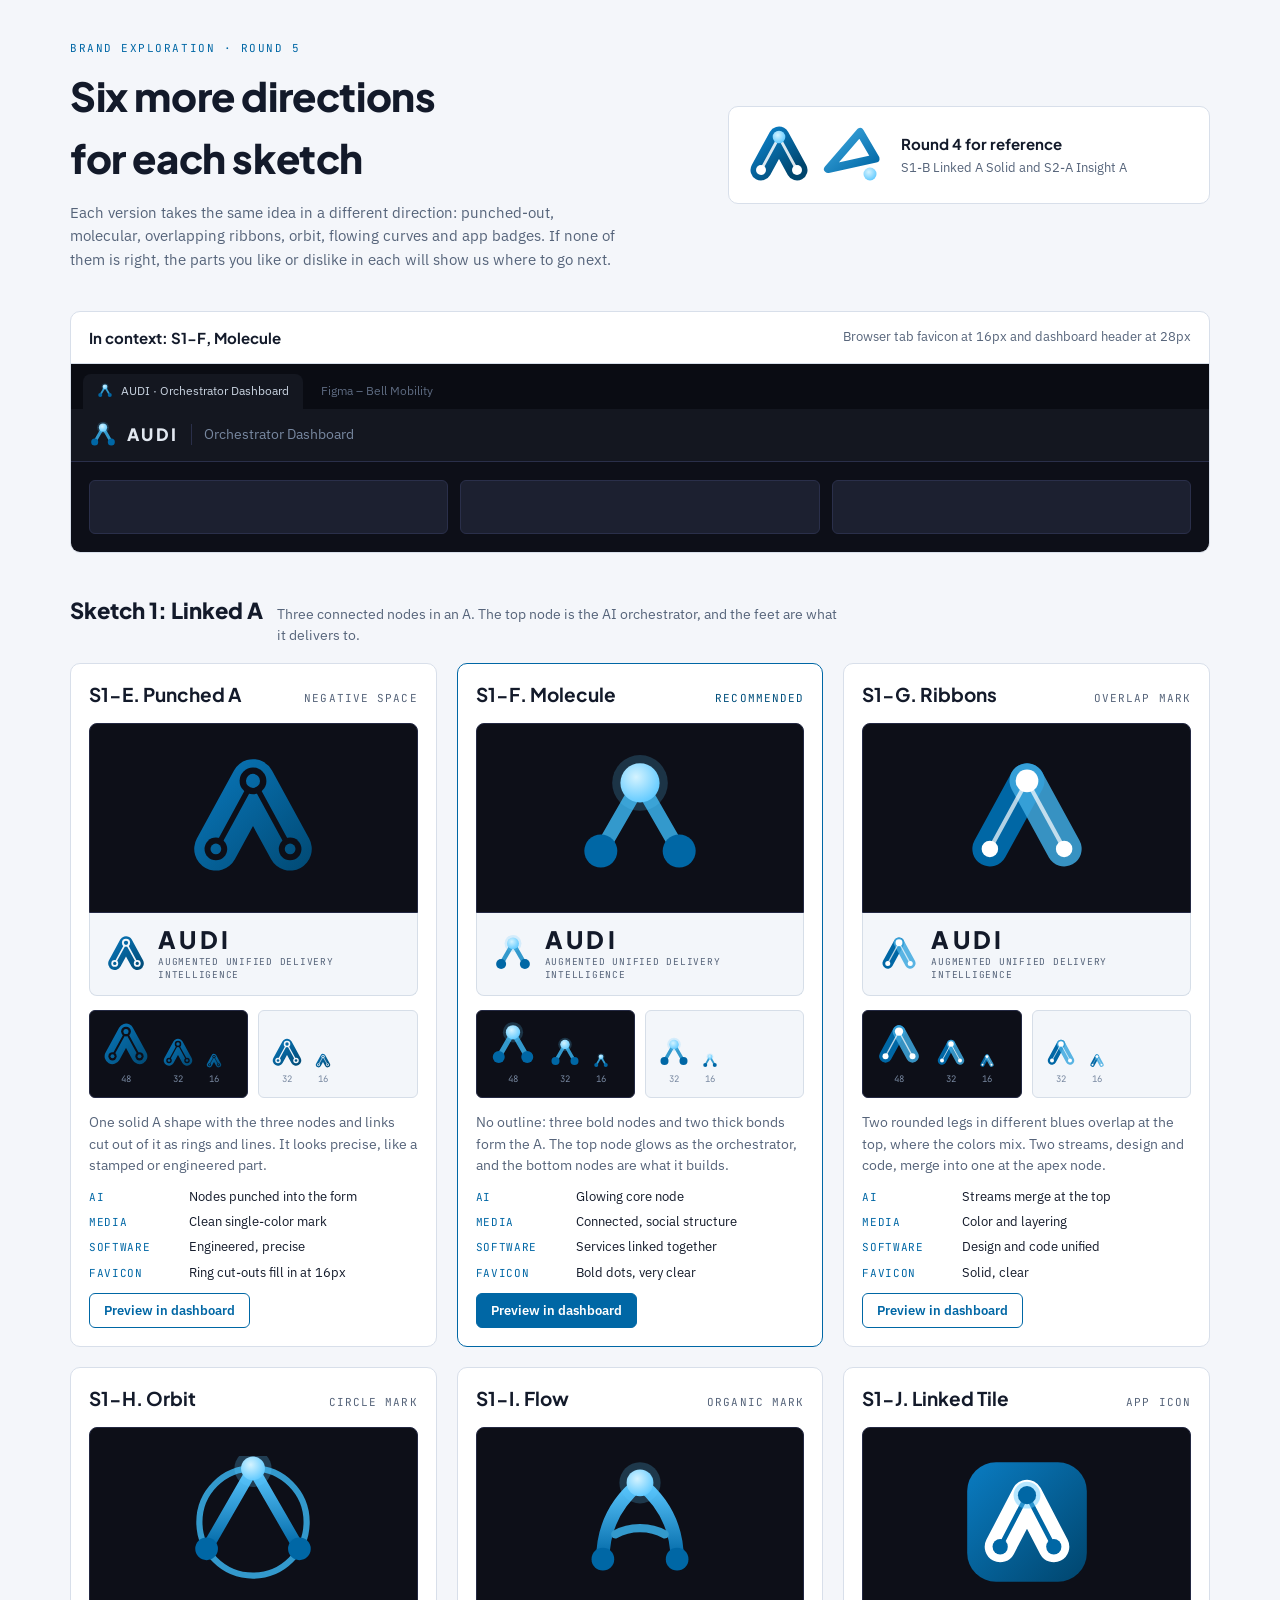
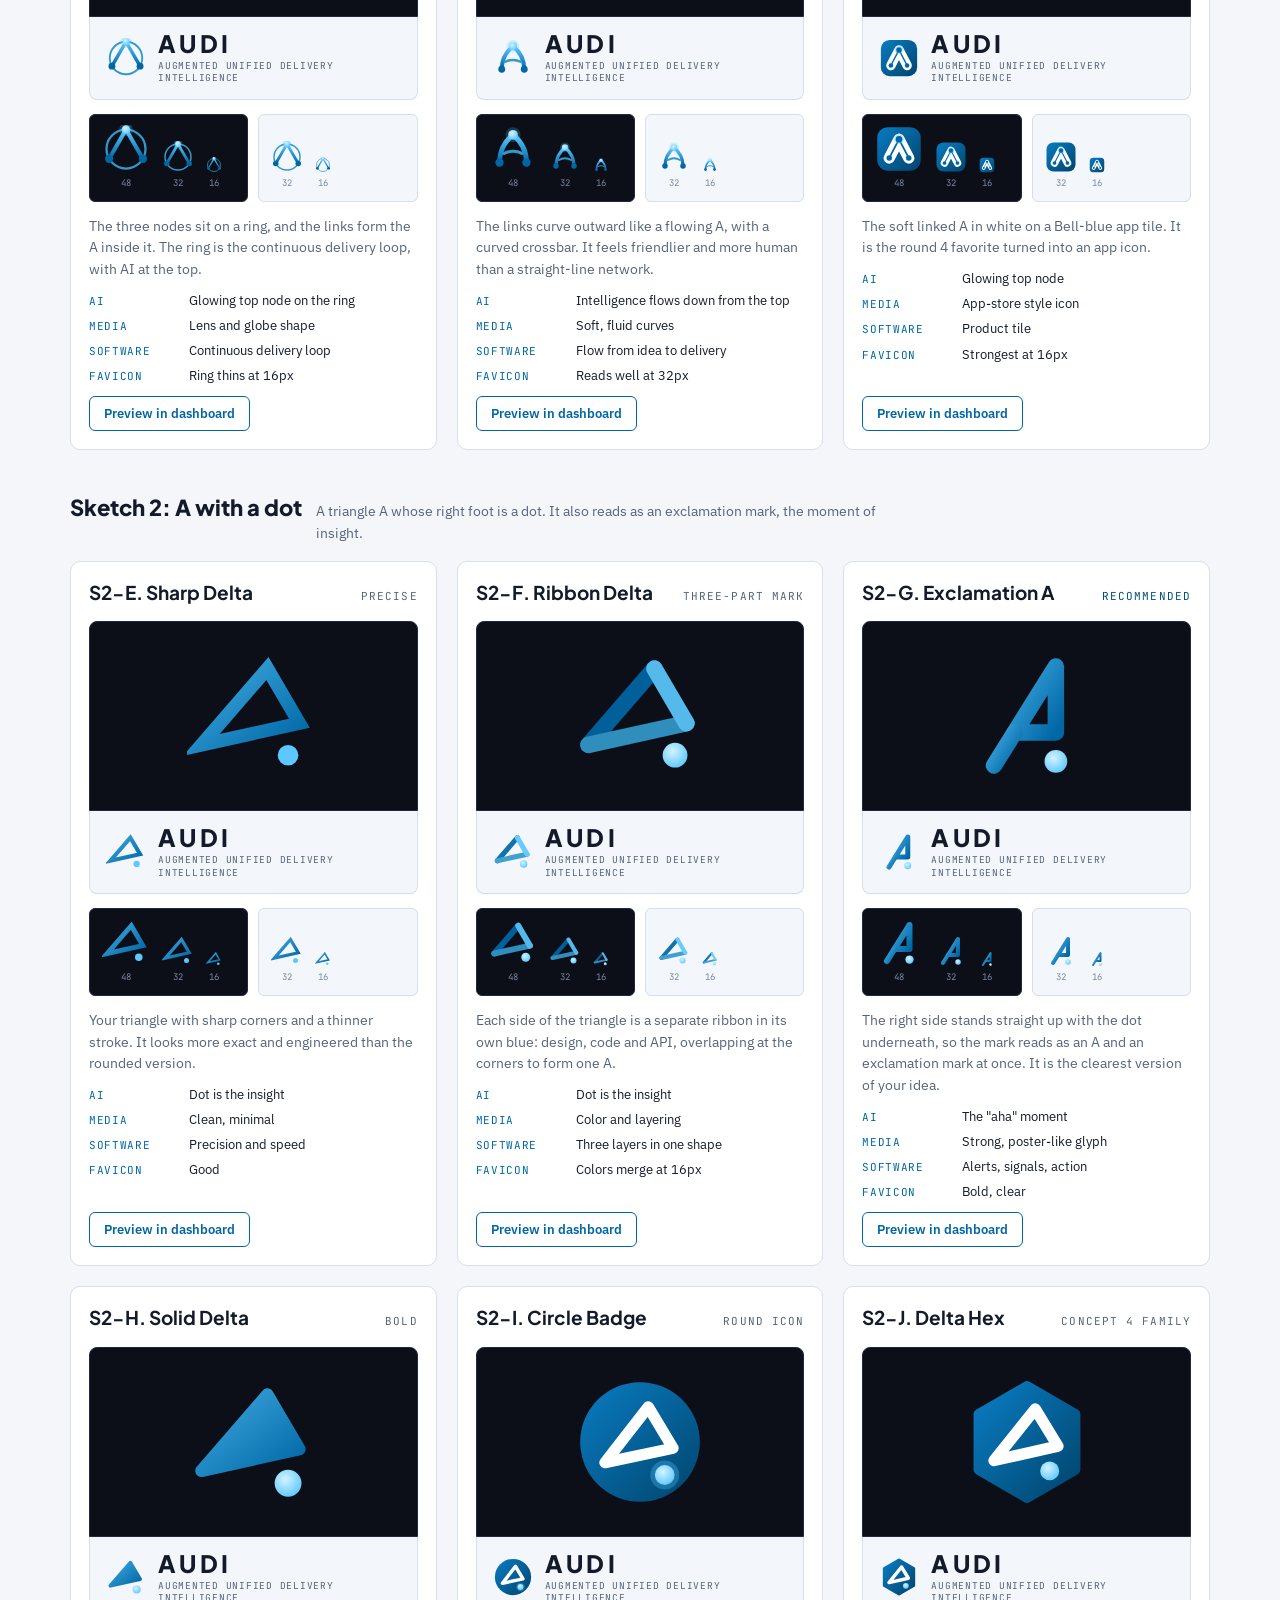
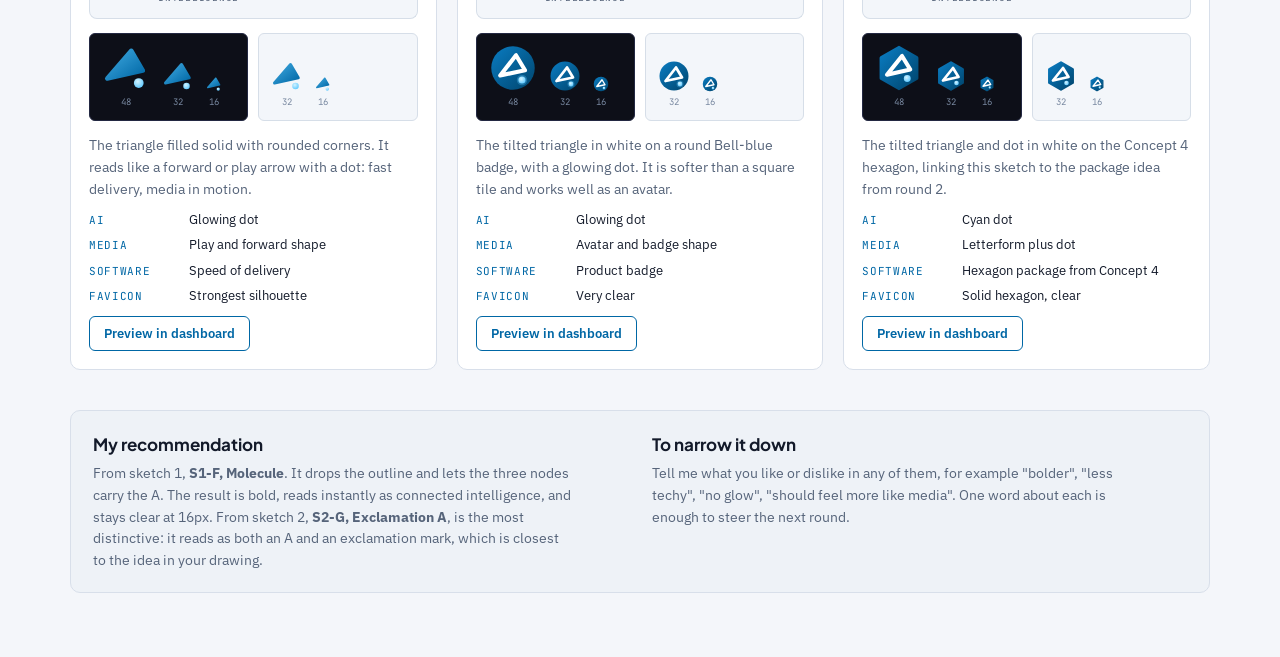
<file: pages/audi-logo-round5-sketches.html>
<!doctype html>
<html lang="en">
<head>
<meta charset="utf-8">
<meta name="viewport" content="width=device-width, initial-scale=1">
<title>AUDI Sketch Directions</title>
<link rel="preconnect" href="https://fonts.googleapis.com">
<link rel="preconnect" href="https://fonts.gstatic.com" crossorigin>
<link rel="stylesheet" href="https://fonts.googleapis.com/css2?family=Plus+Jakarta+Sans:wght@500;700;800&family=IBM+Plex+Sans:wght@400;500;600&family=JetBrains+Mono:wght@400;500&display=swap">
<style>
:root{
  color-scheme: dark;
  --bg:#0d0f18; --surf:#141720; --surf2:#1c2030; --border:#2a2f4a;
  --text:#e2e8f0; --muted:#8a98b0; --accent:#3399cc; --accent-strong:#5cc8ff;
  --tile-dark:#0d0f18; --tile-light:#f3f6fa; --tile-light-border:#d6dee8;
  --btn-bg:#0067A5; --btn-text:#ffffff;
  --display:'Plus Jakarta Sans', 'Segoe UI', system-ui, sans-serif;
  --body:'IBM Plex Sans', 'Segoe UI', system-ui, sans-serif;
  --mono:'JetBrains Mono', ui-monospace, Consolas, monospace;
}
@media (prefers-color-scheme: light){
  :root:not([data-theme="dark"]){
    color-scheme: light;
    --bg:#f4f6fa; --surf:#ffffff; --surf2:#eef2f7; --border:#d8dfea;
    --text:#131a2a; --muted:#56647a; --accent:#0067A5; --accent-strong:#004f7c;
  }
}
:root[data-theme="light"]{
  color-scheme: light;
  --bg:#f4f6fa; --surf:#ffffff; --surf2:#eef2f7; --border:#d8dfea;
  --text:#131a2a; --muted:#56647a; --accent:#0067A5; --accent-strong:#004f7c;
}
*{box-sizing:border-box}
body{background:var(--bg);color:var(--text);font-family:var(--body);font-size:15px;line-height:1.55;margin:0}
.wrap{max-width:1180px;margin:0 auto;padding-inline:20px;padding-block:40px 64px;display:flex;flex-direction:column;gap:40px}
h1,h2,h3{font-family:var(--display);text-wrap:balance;margin:0}
.eyebrow{font-family:var(--mono);font-size:11px;letter-spacing:.14em;text-transform:uppercase;color:var(--accent)}
.intro{display:grid;grid-template-columns:1.3fr 1fr;gap:32px;align-items:center}
.intro h1{font-size:clamp(28px,4vw,40px);font-weight:800;letter-spacing:-.01em;margin-top:8px}
.intro p{color:var(--muted);max-width:62ch;margin:12px 0 0}
.base{display:flex;align-items:center;gap:16px;background:var(--surf);border:1px solid var(--border);border-radius:10px;padding:16px 18px}
.base svg{width:64px;height:64px;flex:none}
.base b{font-family:var(--display);font-size:15px;display:block}
.base span{color:var(--muted);font-size:13px}

.preview{background:var(--surf);border:1px solid var(--border);border-radius:10px;overflow:hidden}
.preview-top{display:flex;justify-content:space-between;align-items:center;gap:12px;flex-wrap:wrap;padding:14px 18px;border-bottom:1px solid var(--border)}
.preview-top h2{font-size:15px;font-weight:700}
.preview-top span{font-size:13px;color:var(--muted)}
.browser{background:#0a0c13;padding:10px 12px 0}
.tabs{display:flex;gap:4px}
.tab{display:flex;align-items:center;gap:8px;background:#141720;color:#c9d3e0;font-size:12px;padding:8px 14px;border-radius:8px 8px 0 0;max-width:280px;white-space:nowrap;overflow:hidden;text-overflow:ellipsis}
.tab.ghost{background:transparent;color:#5d6a80}
.tab svg{flex:none}
.dash-bar{background:#141720;border-bottom:1px solid #2a2f4a;display:flex;align-items:center;gap:12px;padding:12px 18px;color:#e2e8f0}
.dash-bar .brand{display:flex;align-items:center;gap:10px}
.dash-bar .word{font-family:var(--display);font-weight:800;letter-spacing:.14em;font-size:17px}
.dash-bar .sub{color:#7888a0;font-size:14px;border-left:1px solid #2a2f4a;padding-left:12px}
.dash-body{background:#0d0f18;padding:18px;display:grid;grid-template-columns:repeat(3,1fr);gap:12px}
.dash-body div{height:54px;border-radius:6px;background:#1c2030;border:1px solid #2a2f4a}

.grid{display:grid;grid-template-columns:repeat(auto-fill,minmax(340px,1fr));gap:20px}
.concept{background:var(--surf);border:1px solid var(--border);border-radius:10px;display:flex;flex-direction:column;overflow:hidden;transition:border-color .2s}
.concept.active{border-color:var(--accent)}
.concept-head{display:flex;justify-content:space-between;align-items:baseline;gap:10px;padding:16px 18px 0}
.concept-head h3{font-size:19px;font-weight:700}
.tag{font-family:var(--mono);font-size:11px;letter-spacing:.1em;text-transform:uppercase;color:var(--muted);white-space:nowrap}
.tag.rec{color:var(--accent-strong)}
.stage{margin:14px 18px 0;background:var(--tile-dark);border:1px solid #232842;border-radius:8px 8px 0 0;display:grid;place-items:center;padding:28px 0}
.stage svg{width:132px;height:132px}
.lockup{display:flex;align-items:center;gap:12px;margin:0 18px;padding:14px 16px;background:var(--tile-light);border:1px solid var(--tile-light-border);border-top:0;border-radius:0 0 8px 8px;color:#131a2a}
.lockup svg{width:40px;height:40px;flex:none}
.lockup .word{font-family:var(--display);font-weight:800;font-size:24px;letter-spacing:.14em;line-height:1}
.lockup .expand{font-family:var(--mono);font-size:9.5px;letter-spacing:.08em;color:#56647a;text-transform:uppercase;margin-top:5px;line-height:1.3}
.favs{display:flex;gap:10px;margin:14px 18px 0;flex-wrap:wrap}
.fav{display:flex;align-items:flex-end;gap:12px;padding:10px 12px;border-radius:6px;flex:1;min-width:130px}
.fav.d{background:var(--tile-dark);border:1px solid #232842}
.fav.l{background:var(--tile-light);border:1px solid var(--tile-light-border)}
.fav figure{margin:0;display:flex;flex-direction:column;align-items:center;gap:4px}
.fav figcaption{font-family:var(--mono);font-size:9px;color:#7888a0;font-variant-numeric:tabular-nums}
.body{padding:14px 18px 18px;display:flex;flex-direction:column;gap:10px;flex:1}
.body p{margin:0;color:var(--muted);font-size:14px}
.reads{list-style:none;margin:0;padding:0;display:flex;flex-direction:column;gap:5px;font-size:13px}
.reads li{display:grid;grid-template-columns:92px 1fr;gap:8px}
.reads span{font-family:var(--mono);font-size:11px;color:var(--accent);text-transform:uppercase;letter-spacing:.06em;padding-top:2px}
.body button{margin-top:auto;align-self:flex-start;font:600 13px var(--body);background:transparent;color:var(--accent);border:1px solid var(--accent);border-radius:6px;padding:8px 14px;cursor:pointer}
.body button:hover{background:var(--accent);color:var(--surf)}
.body button:focus-visible{outline:2px solid var(--accent-strong);outline-offset:2px}
.concept.active .body button{background:var(--btn-bg);color:var(--btn-text);border-color:var(--btn-bg)}

.note{background:var(--surf2);border:1px solid var(--border);border-radius:10px;padding:20px 22px;display:grid;grid-template-columns:1fr 1fr;gap:24px}
.note h2{font-size:17px;margin-bottom:6px}
.note p{margin:0;color:var(--muted);font-size:14px;max-width:60ch}
.note code{font-family:var(--mono);font-size:12.5px;color:var(--text)}
@media (prefers-reduced-motion: reduce){.concept{transition:none}}
@media (max-width:760px){
  .intro,.note{grid-template-columns:1fr}
  .dash-body{grid-template-columns:1fr 1fr}
  .dash-bar .sub{display:none}
  .grid{grid-template-columns:1fr}
}
</style>
</head>
<body>
<style>
.group{display:flex;flex-direction:column;gap:16px}
.group-head{display:flex;align-items:baseline;gap:14px;flex-wrap:wrap}
.group-head h2{font-size:22px;font-weight:800}
.group-head p{margin:0;color:var(--muted);font-size:14px;max-width:70ch}
.base .pair{display:flex;gap:10px}
</style>

<!-- Shared gradients and marks, drawn on a 64-unit grid -->
<svg width="0" height="0" style="position:absolute" aria-hidden="true">
  <defs>
    <linearGradient id="gBlue" x1="0" y1="0" x2="1" y2="1">
      <stop offset="0" stop-color="#3fa9e0"/><stop offset="1" stop-color="#0067A5"/>
    </linearGradient>
    <linearGradient id="gTile" x1="0" y1="0" x2="1" y2="1">
      <stop offset="0" stop-color="#0a7cc2"/><stop offset="1" stop-color="#00456d"/>
    </linearGradient>
    <linearGradient id="gGlow" x1="0" y1="0" x2="0" y2="1">
      <stop offset="0" stop-color="#5cc8ff"/><stop offset="1" stop-color="#0067A5"/>
    </linearGradient>
    <radialGradient id="gCore" cx=".4" cy=".35" r=".7">
      <stop offset="0" stop-color="#d4f3ff"/><stop offset="1" stop-color="#5cc8ff"/>
    </radialGradient>
  </defs>

  <!-- Reference: round 4 picks -->
  <symbol id="m22" viewBox="0 0 64 64">
    <polyline points="14,47 32,14 50,47" fill="none" stroke="url(#gTile)" stroke-width="21" stroke-linecap="round" stroke-linejoin="round"/>
    <g stroke="#fff" stroke-opacity=".85" stroke-width="2.8" stroke-linecap="round">
      <line x1="32" y1="14" x2="14" y2="47"/><line x1="32" y1="14" x2="50" y2="47"/>
    </g>
    <circle cx="32" cy="14" r="6.3" fill="url(#gCore)"/>
    <circle cx="14" cy="47" r="5" fill="#fff"/><circle cx="50" cy="47" r="5" fill="#fff"/>
  </symbol>
  <symbol id="m31" viewBox="0 0 64 64">
    <polygon points="39,9 7,46 54.5,35.5" fill="none" stroke="url(#gBlue)" stroke-width="8" stroke-linejoin="round"/>
    <circle cx="49" cy="51" r="6.5" fill="url(#gCore)"/>
  </symbol>

  <!-- S1-E Punched A -->
  <symbol id="m41" viewBox="0 0 64 64">
    <defs>
      <mask id="punch41" maskUnits="userSpaceOnUse" x="0" y="0" width="64" height="64">
        <polyline points="14,47 32,14 50,47" fill="none" stroke="#fff" stroke-width="21" stroke-linecap="round" stroke-linejoin="round"/>
        <g stroke="#000" stroke-width="2.6" stroke-linecap="round">
          <line x1="32" y1="14" x2="14" y2="47"/><line x1="32" y1="14" x2="50" y2="47"/>
        </g>
        <g fill="#000"><circle cx="32" cy="14" r="6.5"/><circle cx="14" cy="47" r="5.5"/><circle cx="50" cy="47" r="5.5"/></g>
        <g fill="#fff"><circle cx="32" cy="14" r="3.4"/><circle cx="14" cy="47" r="2.6"/><circle cx="50" cy="47" r="2.6"/></g>
      </mask>
    </defs>
    <rect width="64" height="64" fill="url(#gTile)" mask="url(#punch41)"/>
  </symbol>

  <!-- S1-F Molecule -->
  <symbol id="m42" viewBox="0 0 64 64">
    <g stroke="#3399cc" stroke-width="7" stroke-linecap="round">
      <line x1="32" y1="15" x2="13" y2="48"/><line x1="32" y1="15" x2="51" y2="48"/>
    </g>
    <circle cx="32" cy="15" r="13.5" fill="#5cc8ff" opacity=".2"/>
    <circle cx="32" cy="15" r="9.5" fill="url(#gCore)"/>
    <circle cx="13" cy="48" r="8" fill="#0067A5"/>
    <circle cx="51" cy="48" r="8" fill="#0067A5"/>
  </symbol>

  <!-- S1-G Ribbons -->
  <symbol id="m43" viewBox="0 0 64 64">
    <line x1="32" y1="14" x2="14" y2="47" stroke="#0067A5" stroke-width="17" stroke-linecap="round"/>
    <line x1="32" y1="14" x2="50" y2="47" stroke="#3fa9e0" stroke-width="17" stroke-linecap="round" opacity=".85"/>
    <g stroke="#fff" stroke-opacity=".7" stroke-width="2" stroke-linecap="round">
      <line x1="32" y1="14" x2="14" y2="47"/><line x1="32" y1="14" x2="50" y2="47"/>
    </g>
    <circle cx="32" cy="14" r="5.5" fill="#fff"/>
    <circle cx="14" cy="47" r="4" fill="#fff"/><circle cx="50" cy="47" r="4" fill="#fff"/>
  </symbol>

  <!-- S1-H Orbit -->
  <symbol id="m44" viewBox="0 0 64 64">
    <circle cx="32" cy="32" r="26" fill="none" stroke="#3399cc" stroke-width="3"/>
    <g stroke="url(#gGlow)" stroke-width="5.5" stroke-linecap="round">
      <line x1="32" y1="6" x2="9.5" y2="45"/><line x1="32" y1="6" x2="54.5" y2="45"/>
    </g>
    <circle cx="32" cy="6" r="9" fill="#5cc8ff" opacity=".25"/>
    <circle cx="32" cy="6" r="5.8" fill="url(#gCore)"/>
    <circle cx="9.5" cy="45" r="5.5" fill="#0067A5"/>
    <circle cx="54.5" cy="45" r="5.5" fill="#0067A5"/>
  </symbol>

  <!-- S1-I Flow -->
  <symbol id="m45" viewBox="0 0 64 64">
    <g fill="none" stroke-width="6.5" stroke-linecap="round">
      <path d="M32 13 C21 22 14 34 14 50" stroke="url(#gGlow)"/>
      <path d="M32 13 C43 22 50 34 50 50" stroke="url(#gGlow)"/>
      <path d="M20 38 C27 34 37 34 44 38" stroke="#3399cc" stroke-width="4"/>
    </g>
    <circle cx="32" cy="13" r="10" fill="#5cc8ff" opacity=".22"/>
    <circle cx="32" cy="13" r="6.5" fill="url(#gCore)"/>
    <circle cx="14" cy="50" r="5.5" fill="#0067A5"/>
    <circle cx="50" cy="50" r="5.5" fill="#0067A5"/>
  </symbol>

  <!-- S1-J Linked Tile -->
  <symbol id="m46" viewBox="0 0 64 64">
    <rect x="3" y="3" width="58" height="58" rx="14" fill="url(#gTile)"/>
    <polyline points="19,44 32,19 45,44" fill="none" stroke="#fff" stroke-width="15" stroke-linecap="round" stroke-linejoin="round"/>
    <g stroke="#0067A5" stroke-width="2.2" stroke-linecap="round">
      <line x1="32" y1="19" x2="19" y2="44"/><line x1="32" y1="19" x2="45" y2="44"/>
    </g>
    <circle cx="32" cy="19" r="6.5" fill="#5cc8ff" opacity=".45"/>
    <circle cx="32" cy="19" r="4.4" fill="#0067A5"/>
    <circle cx="19" cy="44" r="3.7" fill="#0067A5"/><circle cx="45" cy="44" r="3.7" fill="#0067A5"/>
  </symbol>

  <!-- S2-E Sharp Delta -->
  <symbol id="m51" viewBox="0 0 64 64">
    <polygon points="39,9 7,46 54.5,35.5" fill="none" stroke="url(#gBlue)" stroke-width="6.5" stroke-linejoin="miter"/>
    <circle cx="49" cy="51" r="5" fill="#5cc8ff"/>
  </symbol>

  <!-- S2-F Ribbon Delta -->
  <symbol id="m52" viewBox="0 0 64 64">
    <g stroke-width="8" stroke-linecap="round" opacity=".92">
      <line x1="39" y1="9" x2="7" y2="46" stroke="#0067A5"/>
      <line x1="7" y1="46" x2="54.5" y2="35.5" stroke="#3399cc"/>
      <line x1="54.5" y1="35.5" x2="39" y2="9" stroke="#5cc8ff"/>
    </g>
    <circle cx="49" cy="51" r="6" fill="url(#gCore)"/>
  </symbol>

  <!-- S2-G Exclamation A -->
  <symbol id="m53" viewBox="0 0 64 64">
    <g fill="none" stroke="url(#gBlue)" stroke-width="8" stroke-linecap="round" stroke-linejoin="round">
      <polygon points="46,8 26,40 46,40"/>
      <line x1="26" y1="40" x2="16" y2="56"/>
    </g>
    <circle cx="46" cy="54" r="5.5" fill="url(#gCore)"/>
  </symbol>

  <!-- S2-H Solid Delta -->
  <symbol id="m54" viewBox="0 0 64 64">
    <polygon points="39,9 7,46 54.5,35.5" fill="url(#gBlue)" stroke="url(#gBlue)" stroke-width="6" stroke-linejoin="round"/>
    <circle cx="49" cy="52" r="6.5" fill="url(#gCore)"/>
  </symbol>

  <!-- S2-I Circle Badge -->
  <symbol id="m55" viewBox="0 0 64 64">
    <circle cx="32" cy="32" r="29" fill="url(#gTile)"/>
    <polygon points="36,15 15,42 48,35" fill="none" stroke="#fff" stroke-width="5.5" stroke-linejoin="round"/>
    <circle cx="44" cy="48" r="7" fill="#5cc8ff" opacity=".3"/>
    <circle cx="44" cy="48" r="4.8" fill="url(#gCore)"/>
  </symbol>

  <!-- S2-J Delta Hex -->
  <symbol id="m56" viewBox="0 0 64 64">
    <polygon points="32,5 55.4,18.5 55.4,45.5 32,59 8.6,45.5 8.6,18.5" fill="url(#gTile)" stroke="url(#gTile)" stroke-width="5" stroke-linejoin="round"/>
    <polygon points="36,16 16,41 47,34" fill="none" stroke="#fff" stroke-width="5.5" stroke-linejoin="round"/>
    <circle cx="43" cy="46" r="4.6" fill="url(#gCore)"/>
  </symbol>
</svg>

<div class="wrap">
  <section class="intro">
    <div>
      <div class="eyebrow">Brand exploration · Round 5</div>
      <h1>Six more directions for each sketch</h1>
      <p>Each version takes the same idea in a different direction: punched-out, molecular, overlapping ribbons, orbit, flowing curves and app badges. If none of them is right, the parts you like or dislike in each will show us where to go next.</p>
    </div>
    <div class="base">
      <div class="pair"><svg aria-hidden="true"><use href="#m22"/></svg><svg aria-hidden="true"><use href="#m31"/></svg></div>
      <div><b>Round 4 for reference</b><span>S1-B Linked A Solid and S2-A Insight A</span></div>
    </div>
  </section>

  <section class="preview" aria-label="Dashboard preview">
    <div class="preview-top">
      <h2 id="pvTitle">In context: S1-F, Molecule</h2>
      <span>Browser tab favicon at 16px and dashboard header at 28px</span>
    </div>
    <div class="browser">
      <div class="tabs">
        <div class="tab"><svg width="16" height="16" id="pvFav"><use href="#m42"/></svg>AUDI · Orchestrator Dashboard</div>
        <div class="tab ghost">Figma – Bell Mobility</div>
      </div>
    </div>
    <div class="dash-bar">
      <div class="brand"><svg width="28" height="28" id="pvMark"><use href="#m42"/></svg><span class="word">AUDI</span></div>
      <span class="sub">Orchestrator Dashboard</span>
    </div>
    <div class="dash-body" aria-hidden="true"><div></div><div></div><div></div></div>
  </section>

  <section class="group">
    <div class="group-head">
      <h2>Sketch 1: Linked A</h2>
      <p>Three connected nodes in an A. The top node is the AI orchestrator, and the feet are what it delivers to.</p>
    </div>
    <div class="grid" id="grid1"></div>
  </section>

  <section class="group">
    <div class="group-head">
      <h2>Sketch 2: A with a dot</h2>
      <p>A triangle A whose right foot is a dot. It also reads as an exclamation mark, the moment of insight.</p>
    </div>
    <div class="grid" id="grid2"></div>
  </section>

  <section class="note">
    <div>
      <h2>My recommendation</h2>
      <p>From sketch 1, <strong>S1-F, Molecule</strong>. It drops the outline and lets the three nodes carry the A. The result is bold, reads instantly as connected intelligence, and stays clear at 16px. From sketch 2, <strong>S2-G, Exclamation A</strong>, is the most distinctive: it reads as both an A and an exclamation mark, which is closest to the idea in your drawing.</p>
    </div>
    <div>
      <h2>To narrow it down</h2>
      <p>Tell me what you like or dislike in any of them, for example "bolder", "less techy", "no glow", "should feel more like media". One word about each is enough to steer the next round.</p>
    </div>
  </section>
</div>

<script>
const concepts = [
  { id:41, group:1, code:'S1-E', name:'Punched A', tag:'Negative space',
    why:'One solid A shape with the three nodes and links cut out of it as rings and lines. It looks precise, like a stamped or engineered part.',
    reads:[['AI','Nodes punched into the form'],['Media','Clean single-color mark'],['Software','Engineered, precise'],['Favicon','Ring cut-outs fill in at 16px']] },
  { id:42, group:1, code:'S1-F', name:'Molecule', tag:'Recommended', rec:true,
    why:'No outline: three bold nodes and two thick bonds form the A. The top node glows as the orchestrator, and the bottom nodes are what it builds.',
    reads:[['AI','Glowing core node'],['Media','Connected, social structure'],['Software','Services linked together'],['Favicon','Bold dots, very clear']] },
  { id:43, group:1, code:'S1-G', name:'Ribbons', tag:'Overlap mark',
    why:'Two rounded legs in different blues overlap at the top, where the colors mix. Two streams, design and code, merge into one at the apex node.',
    reads:[['AI','Streams merge at the top'],['Media','Color and layering'],['Software','Design and code unified'],['Favicon','Solid, clear']] },
  { id:44, group:1, code:'S1-H', name:'Orbit', tag:'Circle mark',
    why:'The three nodes sit on a ring, and the links form the A inside it. The ring is the continuous delivery loop, with AI at the top.',
    reads:[['AI','Glowing top node on the ring'],['Media','Lens and globe shape'],['Software','Continuous delivery loop'],['Favicon','Ring thins at 16px']] },
  { id:45, group:1, code:'S1-I', name:'Flow', tag:'Organic mark',
    why:'The links curve outward like a flowing A, with a curved crossbar. It feels friendlier and more human than a straight-line network.',
    reads:[['AI','Intelligence flows down from the top'],['Media','Soft, fluid curves'],['Software','Flow from idea to delivery'],['Favicon','Reads well at 32px']] },
  { id:46, group:1, code:'S1-J', name:'Linked Tile', tag:'App icon',
    why:'The soft linked A in white on a Bell-blue app tile. It is the round 4 favorite turned into an app icon.',
    reads:[['AI','Glowing top node'],['Media','App-store style icon'],['Software','Product tile'],['Favicon','Strongest at 16px']] },
  { id:51, group:2, code:'S2-E', name:'Sharp Delta', tag:'Precise',
    why:'Your triangle with sharp corners and a thinner stroke. It looks more exact and engineered than the rounded version.',
    reads:[['AI','Dot is the insight'],['Media','Clean, minimal'],['Software','Precision and speed'],['Favicon','Good']] },
  { id:52, group:2, code:'S2-F', name:'Ribbon Delta', tag:'Three-part mark',
    why:'Each side of the triangle is a separate ribbon in its own blue: design, code and API, overlapping at the corners to form one A.',
    reads:[['AI','Dot is the insight'],['Media','Color and layering'],['Software','Three layers in one shape'],['Favicon','Colors merge at 16px']] },
  { id:53, group:2, code:'S2-G', name:'Exclamation A', tag:'Recommended', rec:true,
    why:'The right side stands straight up with the dot underneath, so the mark reads as an A and an exclamation mark at once. It is the clearest version of your idea.',
    reads:[['AI','The "aha" moment'],['Media','Strong, poster-like glyph'],['Software','Alerts, signals, action'],['Favicon','Bold, clear']] },
  { id:54, group:2, code:'S2-H', name:'Solid Delta', tag:'Bold',
    why:'The triangle filled solid with rounded corners. It reads like a forward or play arrow with a dot: fast delivery, media in motion.',
    reads:[['AI','Glowing dot'],['Media','Play and forward shape'],['Software','Speed of delivery'],['Favicon','Strongest silhouette']] },
  { id:55, group:2, code:'S2-I', name:'Circle Badge', tag:'Round icon',
    why:'The tilted triangle in white on a round Bell-blue badge, with a glowing dot. It is softer than a square tile and works well as an avatar.',
    reads:[['AI','Glowing dot'],['Media','Avatar and badge shape'],['Software','Product badge'],['Favicon','Very clear']] },
  { id:56, group:2, code:'S2-J', name:'Delta Hex', tag:'Concept 4 family',
    why:'The tilted triangle and dot in white on the Concept 4 hexagon, linking this sketch to the package idea from round 2.',
    reads:[['AI','Cyan dot'],['Media','Letterform plus dot'],['Software','Hexagon package from Concept 4'],['Favicon','Solid hexagon, clear']] },
];

const use = (id, s) => `<svg width="${s}" height="${s}" aria-hidden="true"><use href="#m${id}"/></svg>`;
const card = c => `
  <article class="concept${c.id===42?' active':''}" data-id="${c.id}">
    <div class="concept-head"><h3>${c.code}. ${c.name}</h3><span class="tag${c.rec?' rec':''}">${c.tag}</span></div>
    <div class="stage">${use(c.id,132)}</div>
    <div class="lockup">${use(c.id,40)}<div><div class="word">AUDI</div><div class="expand">Augmented Unified Delivery Intelligence</div></div></div>
    <div class="favs">
      <div class="fav d">
        <figure>${use(c.id,48)}<figcaption>48</figcaption></figure>
        <figure>${use(c.id,32)}<figcaption>32</figcaption></figure>
        <figure>${use(c.id,16)}<figcaption>16</figcaption></figure>
      </div>
      <div class="fav l">
        <figure>${use(c.id,32)}<figcaption>32</figcaption></figure>
        <figure>${use(c.id,16)}<figcaption>16</figcaption></figure>
      </div>
    </div>
    <div class="body">
      <p>${c.why}</p>
      <ul class="reads">${c.reads.map(r=>`<li><span>${r[0]}</span>${r[1]}</li>`).join('')}</ul>
      <button type="button" id="pv${c.id}">Preview in dashboard</button>
    </div>
  </article>`;
document.getElementById('grid1').innerHTML = concepts.filter(c=>c.group===1).map(card).join('');
document.getElementById('grid2').innerHTML = concepts.filter(c=>c.group===2).map(card).join('');

document.addEventListener('click', e => {
  const btn = e.target.closest('.concept button'); if (!btn) return;
  const el = btn.closest('.concept'); const id = +el.dataset.id;
  const c = concepts.find(x => x.id === id);
  document.querySelectorAll('.concept').forEach(x => x.classList.toggle('active', x === el));
  document.querySelector('#pvFav use').setAttribute('href', '#m'+id);
  document.querySelector('#pvMark use').setAttribute('href', '#m'+id);
  document.getElementById('pvTitle').textContent = `In context: ${c.code}, ${c.name}`;
  document.querySelector('.preview').scrollIntoView({behavior: matchMedia('(prefers-reduced-motion: reduce)').matches ? 'auto' : 'smooth', block:'start'});
});
</script>
</body>
</html>
</file>
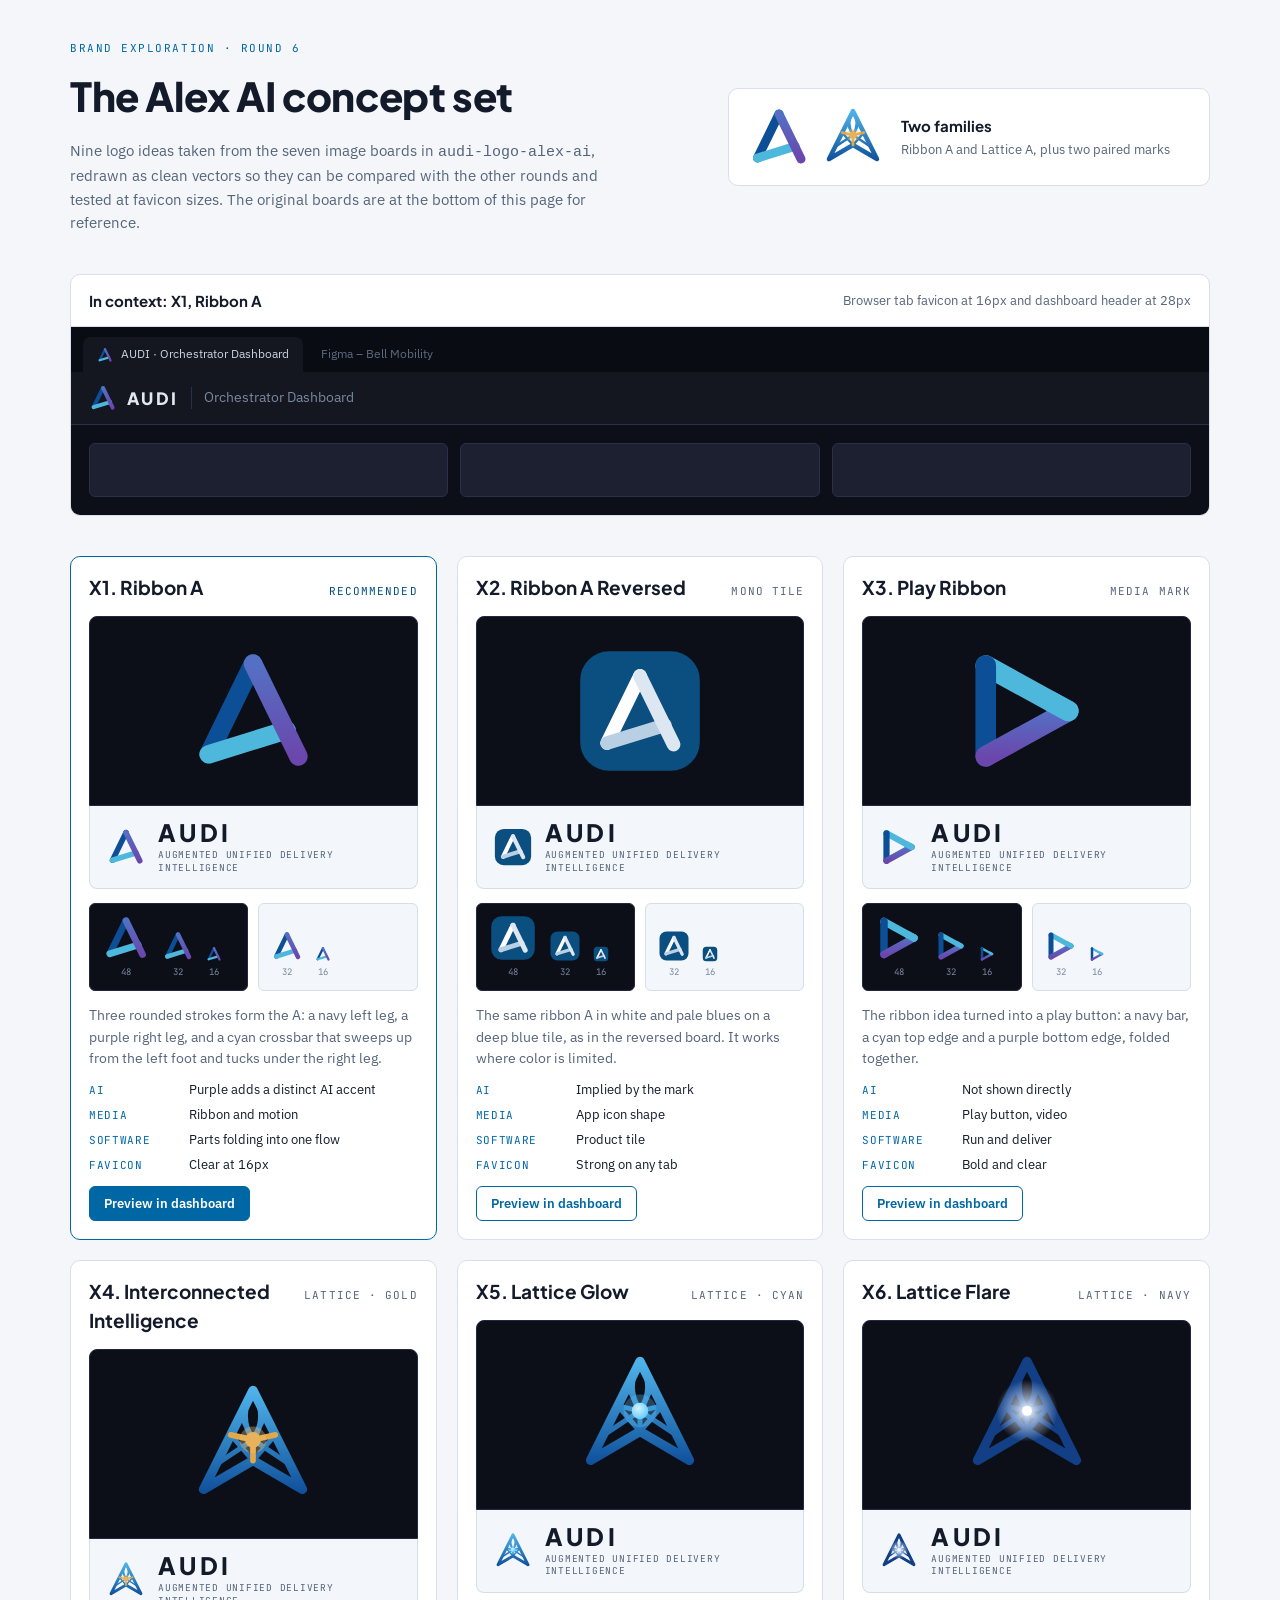
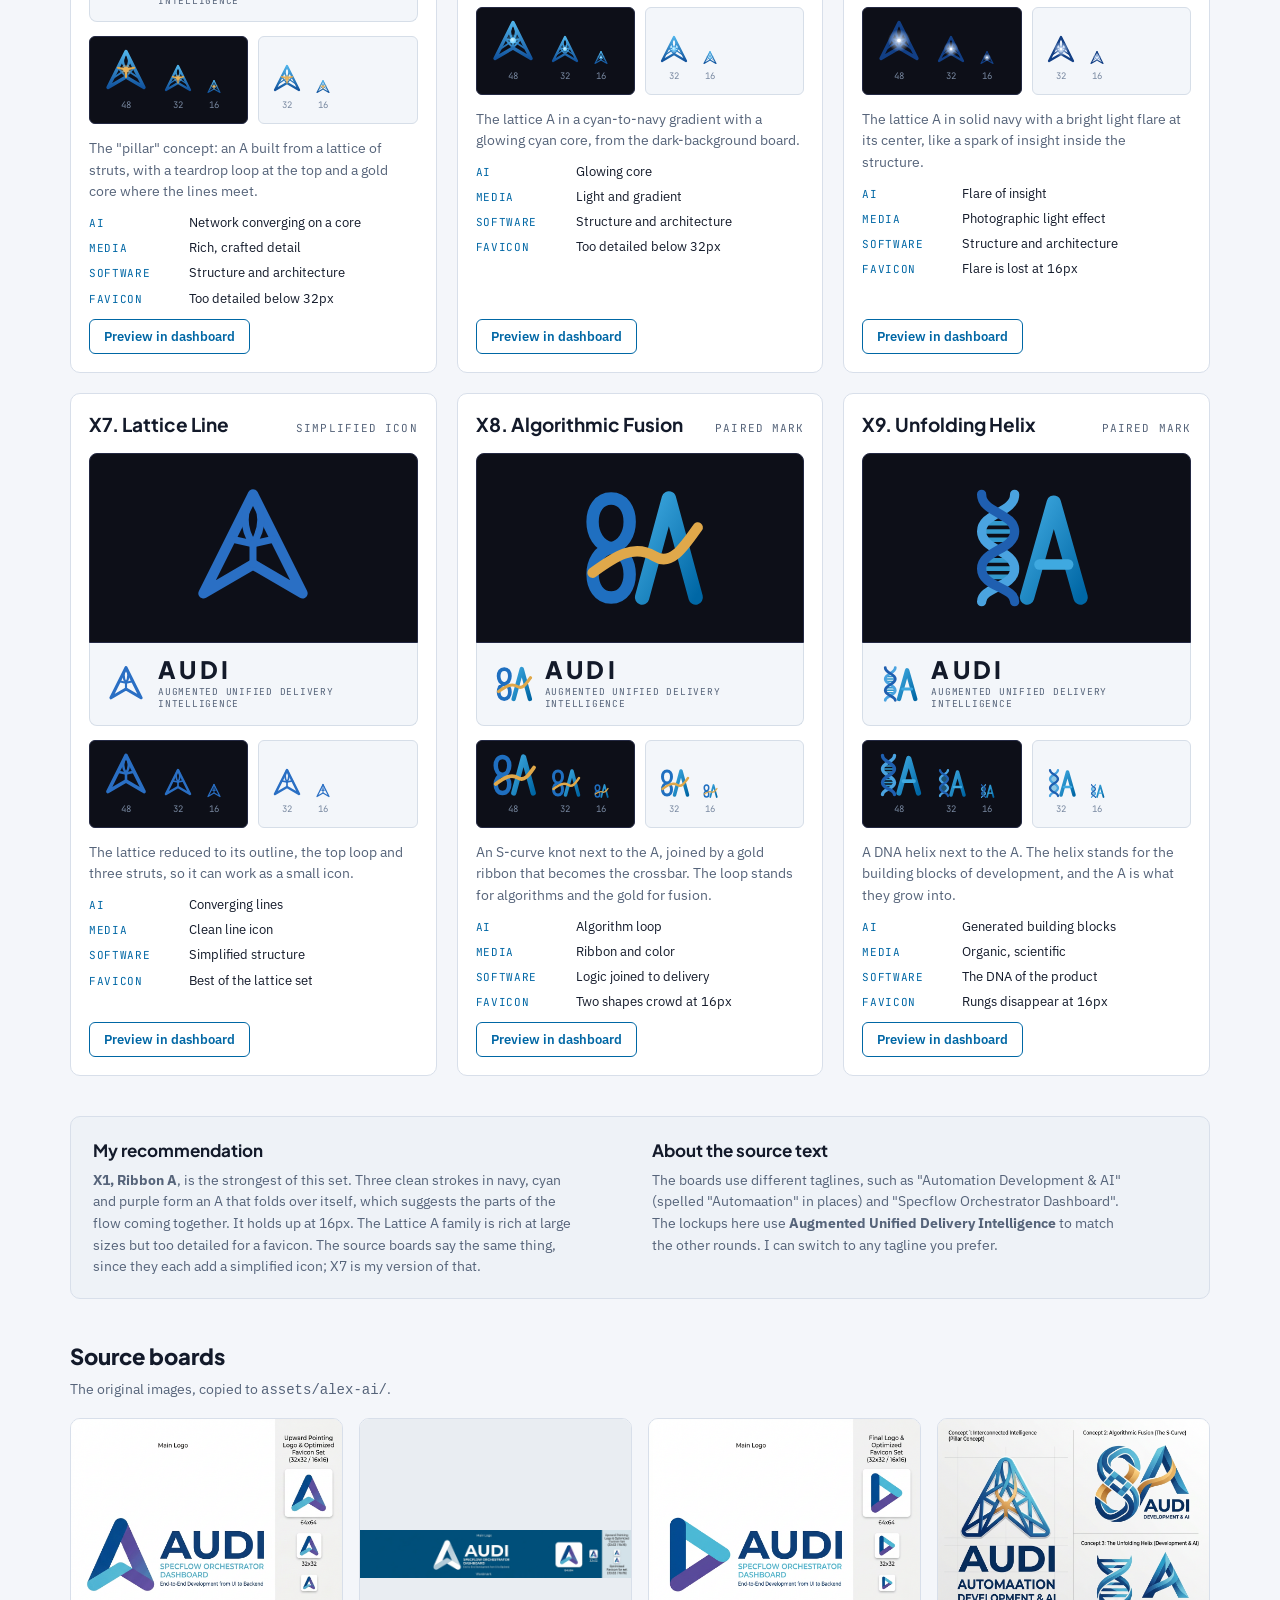
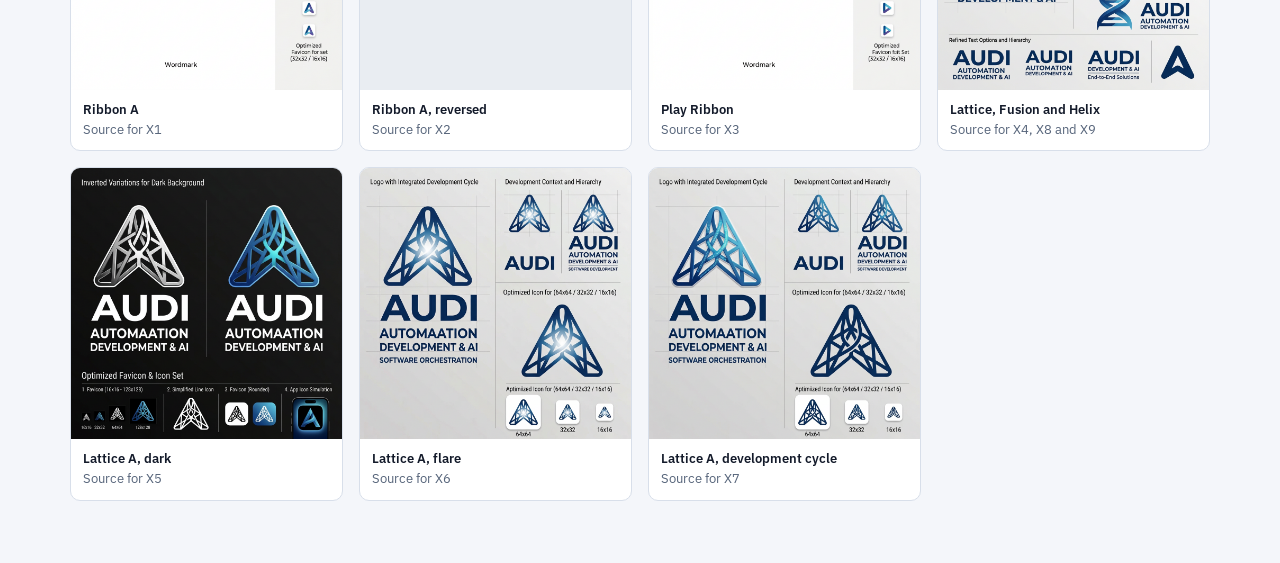
<file: pages/audi-logo-round6-alex-ai.html>
<!doctype html>
<html lang="en">
<head>
<meta charset="utf-8">
<meta name="viewport" content="width=device-width, initial-scale=1">
<title>AUDI Alex AI Concepts</title>
<link rel="preconnect" href="https://fonts.googleapis.com">
<link rel="preconnect" href="https://fonts.gstatic.com" crossorigin>
<link rel="stylesheet" href="https://fonts.googleapis.com/css2?family=Plus+Jakarta+Sans:wght@500;700;800&family=IBM+Plex+Sans:wght@400;500;600&family=JetBrains+Mono:wght@400;500&display=swap">
<style>
:root{
  color-scheme: dark;
  --bg:#0d0f18; --surf:#141720; --surf2:#1c2030; --border:#2a2f4a;
  --text:#e2e8f0; --muted:#8a98b0; --accent:#3399cc; --accent-strong:#5cc8ff;
  --tile-dark:#0d0f18; --tile-light:#f3f6fa; --tile-light-border:#d6dee8;
  --btn-bg:#0067A5; --btn-text:#ffffff;
  --display:'Plus Jakarta Sans', 'Segoe UI', system-ui, sans-serif;
  --body:'IBM Plex Sans', 'Segoe UI', system-ui, sans-serif;
  --mono:'JetBrains Mono', ui-monospace, Consolas, monospace;
}
@media (prefers-color-scheme: light){
  :root:not([data-theme="dark"]){
    color-scheme: light;
    --bg:#f4f6fa; --surf:#ffffff; --surf2:#eef2f7; --border:#d8dfea;
    --text:#131a2a; --muted:#56647a; --accent:#0067A5; --accent-strong:#004f7c;
  }
}
:root[data-theme="light"]{
  color-scheme: light;
  --bg:#f4f6fa; --surf:#ffffff; --surf2:#eef2f7; --border:#d8dfea;
  --text:#131a2a; --muted:#56647a; --accent:#0067A5; --accent-strong:#004f7c;
}
*{box-sizing:border-box}
body{background:var(--bg);color:var(--text);font-family:var(--body);font-size:15px;line-height:1.55;margin:0}
.wrap{max-width:1180px;margin:0 auto;padding-inline:20px;padding-block:40px 64px;display:flex;flex-direction:column;gap:40px}
h1,h2,h3{font-family:var(--display);text-wrap:balance;margin:0}
.eyebrow{font-family:var(--mono);font-size:11px;letter-spacing:.14em;text-transform:uppercase;color:var(--accent)}
.intro{display:grid;grid-template-columns:1.3fr 1fr;gap:32px;align-items:center}
.intro h1{font-size:clamp(28px,4vw,40px);font-weight:800;letter-spacing:-.01em;margin-top:8px}
.intro p{color:var(--muted);max-width:62ch;margin:12px 0 0}
.base{display:flex;align-items:center;gap:16px;background:var(--surf);border:1px solid var(--border);border-radius:10px;padding:16px 18px}
.base svg{width:64px;height:64px;flex:none}
.base b{font-family:var(--display);font-size:15px;display:block}
.base span{color:var(--muted);font-size:13px}

.preview{background:var(--surf);border:1px solid var(--border);border-radius:10px;overflow:hidden}
.preview-top{display:flex;justify-content:space-between;align-items:center;gap:12px;flex-wrap:wrap;padding:14px 18px;border-bottom:1px solid var(--border)}
.preview-top h2{font-size:15px;font-weight:700}
.preview-top span{font-size:13px;color:var(--muted)}
.browser{background:#0a0c13;padding:10px 12px 0}
.tabs{display:flex;gap:4px}
.tab{display:flex;align-items:center;gap:8px;background:#141720;color:#c9d3e0;font-size:12px;padding:8px 14px;border-radius:8px 8px 0 0;max-width:280px;white-space:nowrap;overflow:hidden;text-overflow:ellipsis}
.tab.ghost{background:transparent;color:#5d6a80}
.tab svg{flex:none}
.dash-bar{background:#141720;border-bottom:1px solid #2a2f4a;display:flex;align-items:center;gap:12px;padding:12px 18px;color:#e2e8f0}
.dash-bar .brand{display:flex;align-items:center;gap:10px}
.dash-bar .word{font-family:var(--display);font-weight:800;letter-spacing:.14em;font-size:17px}
.dash-bar .sub{color:#7888a0;font-size:14px;border-left:1px solid #2a2f4a;padding-left:12px}
.dash-body{background:#0d0f18;padding:18px;display:grid;grid-template-columns:repeat(3,1fr);gap:12px}
.dash-body div{height:54px;border-radius:6px;background:#1c2030;border:1px solid #2a2f4a}

.grid{display:grid;grid-template-columns:repeat(auto-fill,minmax(340px,1fr));gap:20px}
.concept{background:var(--surf);border:1px solid var(--border);border-radius:10px;display:flex;flex-direction:column;overflow:hidden;transition:border-color .2s}
.concept.active{border-color:var(--accent)}
.concept-head{display:flex;justify-content:space-between;align-items:baseline;gap:10px;padding:16px 18px 0}
.concept-head h3{font-size:19px;font-weight:700}
.tag{font-family:var(--mono);font-size:11px;letter-spacing:.1em;text-transform:uppercase;color:var(--muted);white-space:nowrap}
.tag.rec{color:var(--accent-strong)}
.stage{margin:14px 18px 0;background:var(--tile-dark);border:1px solid #232842;border-radius:8px 8px 0 0;display:grid;place-items:center;padding:28px 0}
.stage svg{width:132px;height:132px}
.lockup{display:flex;align-items:center;gap:12px;margin:0 18px;padding:14px 16px;background:var(--tile-light);border:1px solid var(--tile-light-border);border-top:0;border-radius:0 0 8px 8px;color:#131a2a}
.lockup svg{width:40px;height:40px;flex:none}
.lockup .word{font-family:var(--display);font-weight:800;font-size:24px;letter-spacing:.14em;line-height:1}
.lockup .expand{font-family:var(--mono);font-size:9.5px;letter-spacing:.08em;color:#56647a;text-transform:uppercase;margin-top:5px;line-height:1.3}
.favs{display:flex;gap:10px;margin:14px 18px 0;flex-wrap:wrap}
.fav{display:flex;align-items:flex-end;gap:12px;padding:10px 12px;border-radius:6px;flex:1;min-width:130px}
.fav.d{background:var(--tile-dark);border:1px solid #232842}
.fav.l{background:var(--tile-light);border:1px solid var(--tile-light-border)}
.fav figure{margin:0;display:flex;flex-direction:column;align-items:center;gap:4px}
.fav figcaption{font-family:var(--mono);font-size:9px;color:#7888a0;font-variant-numeric:tabular-nums}
.body{padding:14px 18px 18px;display:flex;flex-direction:column;gap:10px;flex:1}
.body p{margin:0;color:var(--muted);font-size:14px}
.reads{list-style:none;margin:0;padding:0;display:flex;flex-direction:column;gap:5px;font-size:13px}
.reads li{display:grid;grid-template-columns:92px 1fr;gap:8px}
.reads span{font-family:var(--mono);font-size:11px;color:var(--accent);text-transform:uppercase;letter-spacing:.06em;padding-top:2px}
.body button{margin-top:auto;align-self:flex-start;font:600 13px var(--body);background:transparent;color:var(--accent);border:1px solid var(--accent);border-radius:6px;padding:8px 14px;cursor:pointer}
.body button:hover{background:var(--accent);color:var(--surf)}
.body button:focus-visible{outline:2px solid var(--accent-strong);outline-offset:2px}
.concept.active .body button{background:var(--btn-bg);color:var(--btn-text);border-color:var(--btn-bg)}

.note{background:var(--surf2);border:1px solid var(--border);border-radius:10px;padding:20px 22px;display:grid;grid-template-columns:1fr 1fr;gap:24px}
.note h2{font-size:17px;margin-bottom:6px}
.note p{margin:0;color:var(--muted);font-size:14px;max-width:60ch}
.note code{font-family:var(--mono);font-size:12.5px;color:var(--text)}
@media (prefers-reduced-motion: reduce){.concept{transition:none}}
@media (max-width:760px){
  .intro,.note{grid-template-columns:1fr}
  .dash-body{grid-template-columns:1fr 1fr}
  .dash-bar .sub{display:none}
  .grid{grid-template-columns:1fr}
}
</style>
</head>
<body>
<style>
.sources{display:flex;flex-direction:column;gap:16px}
.sources-head h2{font-size:22px;font-weight:800}
.sources-head p{margin:6px 0 0;color:var(--muted);font-size:14px;max-width:70ch}
.source-grid{display:grid;grid-template-columns:repeat(auto-fill,minmax(250px,1fr));gap:16px}
.source-grid figure{margin:0;background:var(--surf);border:1px solid var(--border);border-radius:10px;overflow:hidden;display:flex;flex-direction:column}
.source-grid img{display:block;width:100%;aspect-ratio:1/1;object-fit:contain;background:#e9edf2}
.source-grid figcaption{padding:10px 12px;font-size:13px;color:var(--muted)}
.source-grid figcaption b{color:var(--text);font-weight:600;display:block}
.base .pair{display:flex;gap:10px}
</style>

<!-- Shared gradients and marks, drawn on a 64-unit grid -->
<svg width="0" height="0" style="position:absolute" aria-hidden="true">
  <defs>
    <linearGradient id="gBlue" x1="0" y1="0" x2="1" y2="1">
      <stop offset="0" stop-color="#3fa9e0"/><stop offset="1" stop-color="#0067A5"/>
    </linearGradient>
    <linearGradient id="gPurple" x1="0" y1="0" x2="0" y2="1">
      <stop offset="0" stop-color="#5470c4"/><stop offset="1" stop-color="#6b47ad"/>
    </linearGradient>
    <linearGradient id="gLattice" gradientUnits="userSpaceOnUse" x1="0" y1="6" x2="0" y2="56">
      <stop offset="0" stop-color="#4fb3ea"/><stop offset="1" stop-color="#0f4f9a"/>
    </linearGradient>
    <radialGradient id="gCore" cx=".4" cy=".35" r=".7">
      <stop offset="0" stop-color="#d4f3ff"/><stop offset="1" stop-color="#5cc8ff"/>
    </radialGradient>
    <radialGradient id="gFlare" cx=".5" cy=".5" r=".5">
      <stop offset="0" stop-color="#ffffff"/><stop offset=".35" stop-color="#cfe3ff" stop-opacity=".7"/><stop offset="1" stop-color="#cfe3ff" stop-opacity="0"/>
    </radialGradient>
  </defs>

  <!-- X1 Ribbon A -->
  <symbol id="m61" viewBox="0 0 64 64">
    <g stroke-width="9" stroke-linecap="round" fill="none">
      <line x1="32" y1="9" x2="10.5" y2="53" stroke="#0d4f96"/>
      <line x1="10.5" y1="53" x2="48.3" y2="41.3" stroke="#4db8db"/>
      <line x1="32" y1="9" x2="54" y2="54" stroke="url(#gPurple)"/>
    </g>
  </symbol>

  <!-- X2 Ribbon A Reversed -->
  <symbol id="m62" viewBox="0 0 64 64">
    <rect x="3" y="3" width="58" height="58" rx="14" fill="#0b4f80"/>
    <g transform="translate(32 32) scale(.74) translate(-32 -32)" stroke-width="9" stroke-linecap="round" fill="none">
      <line x1="32" y1="9" x2="10.5" y2="53" stroke="#ffffff"/>
      <line x1="10.5" y1="53" x2="48.3" y2="41.3" stroke="#b9d0e4"/>
      <line x1="32" y1="9" x2="54" y2="54" stroke="#dce7f2"/>
    </g>
  </symbol>

  <!-- X3 Play Ribbon -->
  <symbol id="m63" viewBox="0 0 64 64">
    <g stroke-width="10" stroke-linecap="round" fill="none">
      <line x1="12" y1="10" x2="52" y2="32" stroke="#4db8db"/>
      <line x1="12" y1="10" x2="12" y2="54" stroke="#0d4f96"/>
      <line x1="52" y1="32" x2="12" y2="54" stroke="url(#gPurple)"/>
      <line x1="44" y1="27.6" x2="52" y2="32" stroke="#4db8db"/>
    </g>
  </symbol>

  <!-- X4 Interconnected Intelligence: lattice with gold core -->
  <symbol id="m64" viewBox="0 0 64 64">
    <g fill="none" stroke="url(#gLattice)" stroke-linecap="round" stroke-linejoin="round">
      <polygon points="32,6 56,54 32,40 8,54" stroke-width="4.5"/>
      <path d="M32 6 C26 16 28 24 32 30 C36 24 38 16 32 6" stroke-width="2.6"/>
      <g stroke-width="2.4">
        <line x1="32" y1="30" x2="26" y2="18"/><line x1="32" y1="30" x2="38" y2="18"/>
        <line x1="32" y1="30" x2="14" y2="42"/><line x1="32" y1="30" x2="50" y2="42"/>
        <line x1="21.2" y1="27.6" x2="32" y2="40"/><line x1="42.8" y1="27.6" x2="32" y2="40"/>
      </g>
    </g>
    <g stroke="#e0a84a" stroke-width="2.8" stroke-linecap="round">
      <line x1="32" y1="30" x2="21.2" y2="27.6"/><line x1="32" y1="30" x2="42.8" y2="27.6"/>
      <line x1="32" y1="30" x2="32" y2="40"/>
    </g>
    <circle cx="32" cy="30" r="6.5" fill="#f2c67a" opacity=".35"/>
    <circle cx="32" cy="30" r="3.8" fill="#e8b25a"/>
  </symbol>

  <!-- X5 Lattice Glow: blue gradient with cyan core -->
  <symbol id="m65" viewBox="0 0 64 64">
    <g fill="none" stroke="url(#gLattice)" stroke-linecap="round" stroke-linejoin="round">
      <polygon points="32,6 56,54 32,40 8,54" stroke-width="4.5"/>
      <path d="M32 6 C26 16 28 24 32 30 C36 24 38 16 32 6" stroke-width="2.6"/>
      <g stroke-width="2.4">
        <line x1="32" y1="30" x2="26" y2="18"/><line x1="32" y1="30" x2="38" y2="18"/>
        <line x1="32" y1="30" x2="21.2" y2="27.6"/><line x1="32" y1="30" x2="42.8" y2="27.6"/>
        <line x1="32" y1="30" x2="14" y2="42"/><line x1="32" y1="30" x2="50" y2="42"/>
        <line x1="21.2" y1="27.6" x2="32" y2="40"/><line x1="42.8" y1="27.6" x2="32" y2="40"/>
        <line x1="32" y1="30" x2="32" y2="40"/>
      </g>
    </g>
    <circle cx="32" cy="30" r="8" fill="#5cc8ff" opacity=".3"/>
    <circle cx="32" cy="30" r="4" fill="url(#gCore)"/>
  </symbol>

  <!-- X6 Lattice Flare: navy with a light flare -->
  <symbol id="m66" viewBox="0 0 64 64">
    <g fill="none" stroke="#123f85" stroke-linecap="round" stroke-linejoin="round">
      <polygon points="32,6 56,54 32,40 8,54" stroke-width="4.5"/>
      <path d="M32 6 C26 16 28 24 32 30 C36 24 38 16 32 6" stroke-width="2.6"/>
      <g stroke-width="2.4">
        <line x1="32" y1="30" x2="26" y2="18"/><line x1="32" y1="30" x2="38" y2="18"/>
        <line x1="32" y1="30" x2="21.2" y2="27.6"/><line x1="32" y1="30" x2="42.8" y2="27.6"/>
        <line x1="32" y1="30" x2="14" y2="42"/><line x1="32" y1="30" x2="50" y2="42"/>
        <line x1="21.2" y1="27.6" x2="32" y2="40"/><line x1="42.8" y1="27.6" x2="32" y2="40"/>
        <line x1="32" y1="30" x2="32" y2="40"/>
      </g>
    </g>
    <circle cx="32" cy="30" r="15" fill="url(#gFlare)"/>
    <circle cx="32" cy="30" r="2.4" fill="#ffffff"/>
  </symbol>

  <!-- X7 Lattice Line: simplified monoline icon -->
  <symbol id="m67" viewBox="0 0 64 64">
    <g fill="none" stroke="#2a6fc4" stroke-linecap="round" stroke-linejoin="round">
      <polygon points="32,6 56,54 32,40 8,54" stroke-width="5"/>
      <path d="M32 6 C26 16 28 24 32 30 C36 24 38 16 32 6" stroke-width="3.4"/>
      <g stroke-width="3.4">
        <line x1="32" y1="30" x2="21.2" y2="27.6"/><line x1="32" y1="30" x2="42.8" y2="27.6"/>
        <line x1="32" y1="30" x2="32" y2="40"/>
      </g>
    </g>
  </symbol>

  <!-- X8 Algorithmic Fusion: S-curve knot and A -->
  <symbol id="m68" viewBox="0 0 64 64">
    <path d="M18 8 C6 8 6 30 18 32 C30 34 30 56 18 56 C6 56 6 34 18 32 C30 30 30 8 18 8 Z" fill="none" stroke="#1f6fc0" stroke-width="6" stroke-linejoin="round"/>
    <polyline points="33,56 46,8 59,56" fill="none" stroke="url(#gBlue)" stroke-width="7" stroke-linejoin="round" stroke-linecap="round"/>
    <path d="M9 44 C20 36 29 30 39 36 C47 41 53 32 60 22" fill="none" stroke="#e0a84a" stroke-width="5" stroke-linecap="round"/>
  </symbol>

  <!-- X9 Unfolding Helix: DNA helix and A -->
  <symbol id="m69" viewBox="0 0 64 64">
    <g stroke="#3399cc" stroke-width="2.2" stroke-linecap="round">
      <line x1="12" y1="20" x2="24" y2="20"/><line x1="10.5" y1="24" x2="25.5" y2="24"/><line x1="12" y1="28" x2="24" y2="28"/>
      <line x1="12" y1="38" x2="24" y2="38"/><line x1="10.5" y1="42" x2="25.5" y2="42"/><line x1="12" y1="46" x2="24" y2="46"/>
    </g>
    <g fill="none" stroke-width="4.5" stroke-linecap="round">
      <path d="M26 6 C26 15 10 15 10 24 C10 33 26 33 26 42 C26 51 10 51 10 58" stroke="#4aa3e0"/>
      <path d="M10 6 C10 15 26 15 26 24 C26 33 10 33 10 42 C10 51 26 51 26 58" stroke="#1f5fb0"/>
    </g>
    <polyline points="32,56 45,10 58,56" fill="none" stroke="url(#gBlue)" stroke-width="7" stroke-linejoin="round" stroke-linecap="round"/>
    <line x1="38" y1="40" x2="52" y2="40" stroke="#3fa9e0" stroke-width="5" stroke-linecap="round"/>
  </symbol>
</svg>

<div class="wrap">
  <section class="intro">
    <div>
      <div class="eyebrow">Brand exploration · Round 6</div>
      <h1>The Alex AI concept set</h1>
      <p>Nine logo ideas taken from the seven image boards in <code>audi-logo-alex-ai</code>, redrawn as clean vectors so they can be compared with the other rounds and tested at favicon sizes. The original boards are at the bottom of this page for reference.</p>
    </div>
    <div class="base">
      <div class="pair"><svg aria-hidden="true"><use href="#m61"/></svg><svg aria-hidden="true"><use href="#m64"/></svg></div>
      <div><b>Two families</b><span>Ribbon A and Lattice A, plus two paired marks</span></div>
    </div>
  </section>

  <section class="preview" aria-label="Dashboard preview">
    <div class="preview-top">
      <h2 id="pvTitle">In context: X1, Ribbon A</h2>
      <span>Browser tab favicon at 16px and dashboard header at 28px</span>
    </div>
    <div class="browser">
      <div class="tabs">
        <div class="tab"><svg width="16" height="16" id="pvFav"><use href="#m61"/></svg>AUDI · Orchestrator Dashboard</div>
        <div class="tab ghost">Figma – Bell Mobility</div>
      </div>
    </div>
    <div class="dash-bar">
      <div class="brand"><svg width="28" height="28" id="pvMark"><use href="#m61"/></svg><span class="word">AUDI</span></div>
      <span class="sub">Orchestrator Dashboard</span>
    </div>
    <div class="dash-body" aria-hidden="true"><div></div><div></div><div></div></div>
  </section>

  <section class="grid" id="grid"></section>

  <section class="note">
    <div>
      <h2>My recommendation</h2>
      <p><strong>X1, Ribbon A</strong>, is the strongest of this set. Three clean strokes in navy, cyan and purple form an A that folds over itself, which suggests the parts of the flow coming together. It holds up at 16px. The Lattice A family is rich at large sizes but too detailed for a favicon. The source boards say the same thing, since they each add a simplified icon; X7 is my version of that.</p>
    </div>
    <div>
      <h2>About the source text</h2>
      <p>The boards use different taglines, such as "Automation Development &amp; AI" (spelled "Automaation" in places) and "Specflow Orchestrator Dashboard". The lockups here use <strong>Augmented Unified Delivery Intelligence</strong> to match the other rounds. I can switch to any tagline you prefer.</p>
    </div>
  </section>

  <section class="sources" aria-label="Source boards">
    <div class="sources-head">
      <h2>Source boards</h2>
      <p>The original images, copied to <code>assets/alex-ai/</code>.</p>
    </div>
    <div class="source-grid">
      <figure><img src="../assets/alex-ai/ribbon-a-board.png" alt="Ribbon A board with wordmark and favicon set" loading="lazy"><figcaption><b>Ribbon A</b>Source for X1</figcaption></figure>
      <figure><img src="../assets/alex-ai/ribbon-a-reversed-board.png" alt="Ribbon A in white on a blue background" loading="lazy"><figcaption><b>Ribbon A, reversed</b>Source for X2</figcaption></figure>
      <figure><img src="../assets/alex-ai/play-ribbon-board.png" alt="Play button ribbon mark with wordmark" loading="lazy"><figcaption><b>Play Ribbon</b>Source for X3</figcaption></figure>
      <figure><img src="../assets/alex-ai/lattice-fusion-helix-board.png" alt="Three concepts: lattice A, S-curve fusion and DNA helix" loading="lazy"><figcaption><b>Lattice, Fusion and Helix</b>Source for X4, X8 and X9</figcaption></figure>
      <figure><img src="../assets/alex-ai/lattice-dark-board.png" alt="Lattice A in silver and blue on a dark background" loading="lazy"><figcaption><b>Lattice A, dark</b>Source for X5</figcaption></figure>
      <figure><img src="../assets/alex-ai/lattice-flare-board.png" alt="Navy lattice A with a light flare" loading="lazy"><figcaption><b>Lattice A, flare</b>Source for X6</figcaption></figure>
      <figure><img src="../assets/alex-ai/lattice-dev-cycle-board.png" alt="Lattice A with code strands and a simplified icon" loading="lazy"><figcaption><b>Lattice A, development cycle</b>Source for X7</figcaption></figure>
    </div>
  </section>
</div>

<script>
const concepts = [
  { id:61, code:'X1', name:'Ribbon A', tag:'Recommended', rec:true,
    why:'Three rounded strokes form the A: a navy left leg, a purple right leg, and a cyan crossbar that sweeps up from the left foot and tucks under the right leg.',
    reads:[['AI','Purple adds a distinct AI accent'],['Media','Ribbon and motion'],['Software','Parts folding into one flow'],['Favicon','Clear at 16px']] },
  { id:62, code:'X2', name:'Ribbon A Reversed', tag:'Mono tile',
    why:'The same ribbon A in white and pale blues on a deep blue tile, as in the reversed board. It works where color is limited.',
    reads:[['AI','Implied by the mark'],['Media','App icon shape'],['Software','Product tile'],['Favicon','Strong on any tab']] },
  { id:63, code:'X3', name:'Play Ribbon', tag:'Media mark',
    why:'The ribbon idea turned into a play button: a navy bar, a cyan top edge and a purple bottom edge, folded together.',
    reads:[['AI','Not shown directly'],['Media','Play button, video'],['Software','Run and deliver'],['Favicon','Bold and clear']] },
  { id:64, code:'X4', name:'Interconnected Intelligence', tag:'Lattice · gold',
    why:'The "pillar" concept: an A built from a lattice of struts, with a teardrop loop at the top and a gold core where the lines meet.',
    reads:[['AI','Network converging on a core'],['Media','Rich, crafted detail'],['Software','Structure and architecture'],['Favicon','Too detailed below 32px']] },
  { id:65, code:'X5', name:'Lattice Glow', tag:'Lattice · cyan',
    why:'The lattice A in a cyan-to-navy gradient with a glowing cyan core, from the dark-background board.',
    reads:[['AI','Glowing core'],['Media','Light and gradient'],['Software','Structure and architecture'],['Favicon','Too detailed below 32px']] },
  { id:66, code:'X6', name:'Lattice Flare', tag:'Lattice · navy',
    why:'The lattice A in solid navy with a bright light flare at its center, like a spark of insight inside the structure.',
    reads:[['AI','Flare of insight'],['Media','Photographic light effect'],['Software','Structure and architecture'],['Favicon','Flare is lost at 16px']] },
  { id:67, code:'X7', name:'Lattice Line', tag:'Simplified icon',
    why:'The lattice reduced to its outline, the top loop and three struts, so it can work as a small icon.',
    reads:[['AI','Converging lines'],['Media','Clean line icon'],['Software','Simplified structure'],['Favicon','Best of the lattice set']] },
  { id:68, code:'X8', name:'Algorithmic Fusion', tag:'Paired mark',
    why:'An S-curve knot next to the A, joined by a gold ribbon that becomes the crossbar. The loop stands for algorithms and the gold for fusion.',
    reads:[['AI','Algorithm loop'],['Media','Ribbon and color'],['Software','Logic joined to delivery'],['Favicon','Two shapes crowd at 16px']] },
  { id:69, code:'X9', name:'Unfolding Helix', tag:'Paired mark',
    why:'A DNA helix next to the A. The helix stands for the building blocks of development, and the A is what they grow into.',
    reads:[['AI','Generated building blocks'],['Media','Organic, scientific'],['Software','The DNA of the product'],['Favicon','Rungs disappear at 16px']] },
];

const use = (id, s) => `<svg width="${s}" height="${s}" aria-hidden="true"><use href="#m${id}"/></svg>`;
const grid = document.getElementById('grid');
grid.innerHTML = concepts.map(c => `
  <article class="concept${c.id===61?' active':''}" data-id="${c.id}">
    <div class="concept-head"><h3>${c.code}. ${c.name}</h3><span class="tag${c.rec?' rec':''}">${c.tag}</span></div>
    <div class="stage">${use(c.id,132)}</div>
    <div class="lockup">${use(c.id,40)}<div><div class="word">AUDI</div><div class="expand">Augmented Unified Delivery Intelligence</div></div></div>
    <div class="favs">
      <div class="fav d">
        <figure>${use(c.id,48)}<figcaption>48</figcaption></figure>
        <figure>${use(c.id,32)}<figcaption>32</figcaption></figure>
        <figure>${use(c.id,16)}<figcaption>16</figcaption></figure>
      </div>
      <div class="fav l">
        <figure>${use(c.id,32)}<figcaption>32</figcaption></figure>
        <figure>${use(c.id,16)}<figcaption>16</figcaption></figure>
      </div>
    </div>
    <div class="body">
      <p>${c.why}</p>
      <ul class="reads">${c.reads.map(r=>`<li><span>${r[0]}</span>${r[1]}</li>`).join('')}</ul>
      <button type="button" id="pv${c.id}">Preview in dashboard</button>
    </div>
  </article>`).join('');

grid.addEventListener('click', e => {
  const btn = e.target.closest('button'); if (!btn) return;
  const card = btn.closest('.concept'); const id = +card.dataset.id;
  const c = concepts.find(x => x.id === id);
  document.querySelectorAll('.concept').forEach(el => el.classList.toggle('active', el === card));
  document.querySelector('#pvFav use').setAttribute('href', '#m'+id);
  document.querySelector('#pvMark use').setAttribute('href', '#m'+id);
  document.getElementById('pvTitle').textContent = `In context: ${c.code}, ${c.name}`;
  document.querySelector('.preview').scrollIntoView({behavior: matchMedia('(prefers-reduced-motion: reduce)').matches ? 'auto' : 'smooth', block:'start'});
});
</script>
</body>
</html>
</file>
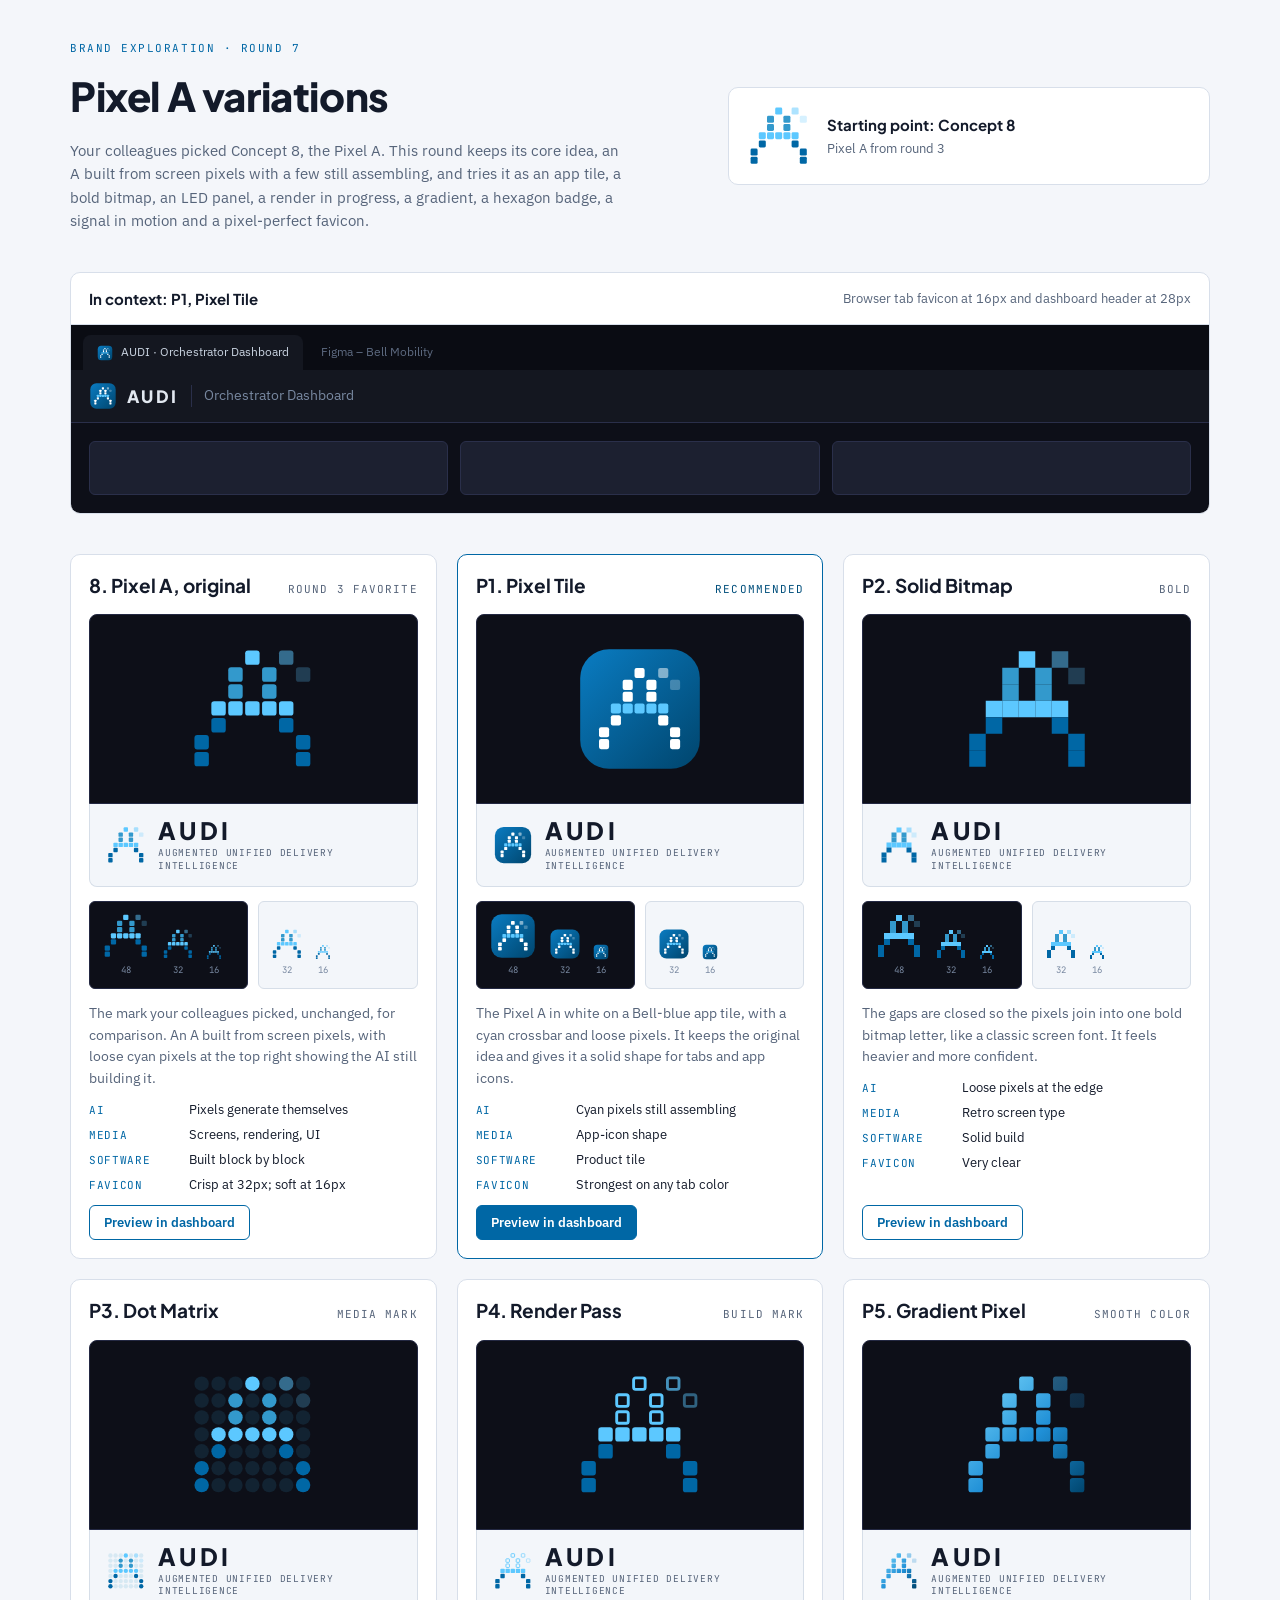
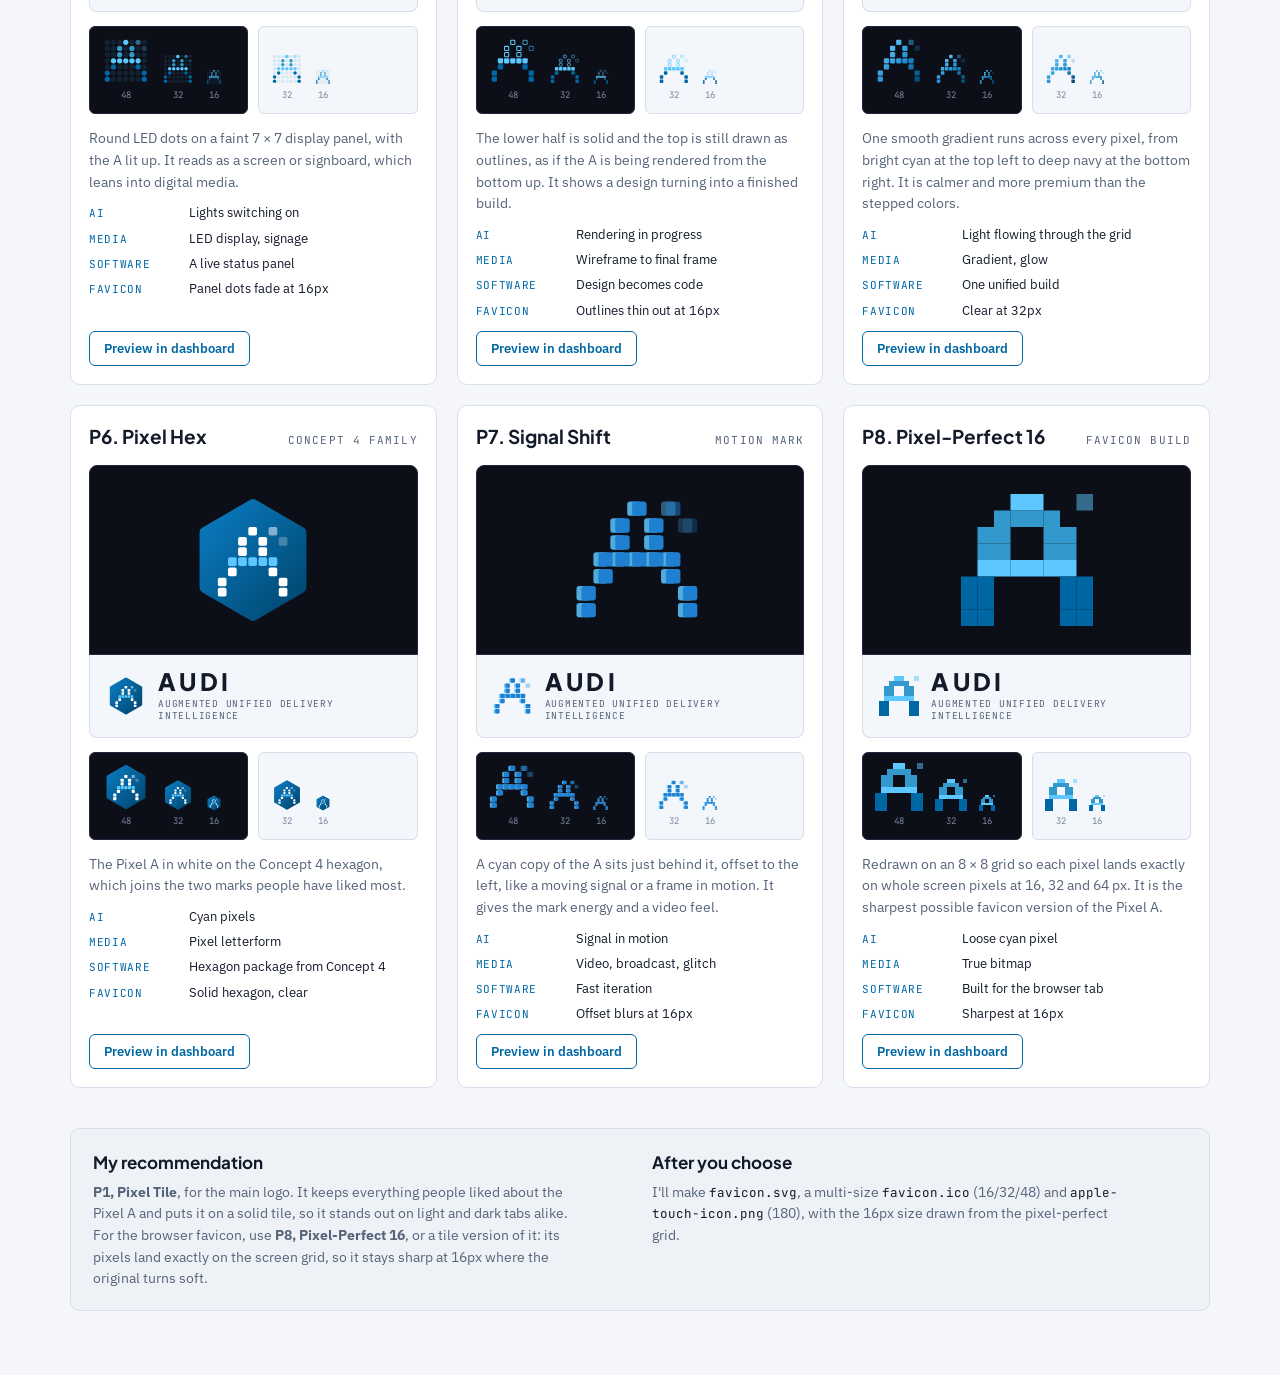
<file: pages/audi-logo-round7-pixel-a.html>
<!doctype html>
<html lang="en">
<head>
<meta charset="utf-8">
<meta name="viewport" content="width=device-width, initial-scale=1">
<title>AUDI Pixel A Variations</title>
<link rel="preconnect" href="https://fonts.googleapis.com">
<link rel="preconnect" href="https://fonts.gstatic.com" crossorigin>
<link rel="stylesheet" href="https://fonts.googleapis.com/css2?family=Plus+Jakarta+Sans:wght@500;700;800&family=IBM+Plex+Sans:wght@400;500;600&family=JetBrains+Mono:wght@400;500&display=swap">
<style>
:root{
  color-scheme: dark;
  --bg:#0d0f18; --surf:#141720; --surf2:#1c2030; --border:#2a2f4a;
  --text:#e2e8f0; --muted:#8a98b0; --accent:#3399cc; --accent-strong:#5cc8ff;
  --tile-dark:#0d0f18; --tile-light:#f3f6fa; --tile-light-border:#d6dee8;
  --btn-bg:#0067A5; --btn-text:#ffffff;
  --display:'Plus Jakarta Sans', 'Segoe UI', system-ui, sans-serif;
  --body:'IBM Plex Sans', 'Segoe UI', system-ui, sans-serif;
  --mono:'JetBrains Mono', ui-monospace, Consolas, monospace;
}
@media (prefers-color-scheme: light){
  :root:not([data-theme="dark"]){
    color-scheme: light;
    --bg:#f4f6fa; --surf:#ffffff; --surf2:#eef2f7; --border:#d8dfea;
    --text:#131a2a; --muted:#56647a; --accent:#0067A5; --accent-strong:#004f7c;
  }
}
:root[data-theme="light"]{
  color-scheme: light;
  --bg:#f4f6fa; --surf:#ffffff; --surf2:#eef2f7; --border:#d8dfea;
  --text:#131a2a; --muted:#56647a; --accent:#0067A5; --accent-strong:#004f7c;
}
*{box-sizing:border-box}
body{background:var(--bg);color:var(--text);font-family:var(--body);font-size:15px;line-height:1.55;margin:0}
.wrap{max-width:1180px;margin:0 auto;padding-inline:20px;padding-block:40px 64px;display:flex;flex-direction:column;gap:40px}
h1,h2,h3{font-family:var(--display);text-wrap:balance;margin:0}
.eyebrow{font-family:var(--mono);font-size:11px;letter-spacing:.14em;text-transform:uppercase;color:var(--accent)}
.intro{display:grid;grid-template-columns:1.3fr 1fr;gap:32px;align-items:center}
.intro h1{font-size:clamp(28px,4vw,40px);font-weight:800;letter-spacing:-.01em;margin-top:8px}
.intro p{color:var(--muted);max-width:62ch;margin:12px 0 0}
.base{display:flex;align-items:center;gap:16px;background:var(--surf);border:1px solid var(--border);border-radius:10px;padding:16px 18px}
.base svg{width:64px;height:64px;flex:none}
.base b{font-family:var(--display);font-size:15px;display:block}
.base span{color:var(--muted);font-size:13px}

.preview{background:var(--surf);border:1px solid var(--border);border-radius:10px;overflow:hidden}
.preview-top{display:flex;justify-content:space-between;align-items:center;gap:12px;flex-wrap:wrap;padding:14px 18px;border-bottom:1px solid var(--border)}
.preview-top h2{font-size:15px;font-weight:700}
.preview-top span{font-size:13px;color:var(--muted)}
.browser{background:#0a0c13;padding:10px 12px 0}
.tabs{display:flex;gap:4px}
.tab{display:flex;align-items:center;gap:8px;background:#141720;color:#c9d3e0;font-size:12px;padding:8px 14px;border-radius:8px 8px 0 0;max-width:280px;white-space:nowrap;overflow:hidden;text-overflow:ellipsis}
.tab.ghost{background:transparent;color:#5d6a80}
.tab svg{flex:none}
.dash-bar{background:#141720;border-bottom:1px solid #2a2f4a;display:flex;align-items:center;gap:12px;padding:12px 18px;color:#e2e8f0}
.dash-bar .brand{display:flex;align-items:center;gap:10px}
.dash-bar .word{font-family:var(--display);font-weight:800;letter-spacing:.14em;font-size:17px}
.dash-bar .sub{color:#7888a0;font-size:14px;border-left:1px solid #2a2f4a;padding-left:12px}
.dash-body{background:#0d0f18;padding:18px;display:grid;grid-template-columns:repeat(3,1fr);gap:12px}
.dash-body div{height:54px;border-radius:6px;background:#1c2030;border:1px solid #2a2f4a}

.grid{display:grid;grid-template-columns:repeat(auto-fill,minmax(340px,1fr));gap:20px}
.concept{background:var(--surf);border:1px solid var(--border);border-radius:10px;display:flex;flex-direction:column;overflow:hidden;transition:border-color .2s}
.concept.active{border-color:var(--accent)}
.concept-head{display:flex;justify-content:space-between;align-items:baseline;gap:10px;padding:16px 18px 0}
.concept-head h3{font-size:19px;font-weight:700}
.tag{font-family:var(--mono);font-size:11px;letter-spacing:.1em;text-transform:uppercase;color:var(--muted);white-space:nowrap}
.tag.rec{color:var(--accent-strong)}
.stage{margin:14px 18px 0;background:var(--tile-dark);border:1px solid #232842;border-radius:8px 8px 0 0;display:grid;place-items:center;padding:28px 0}
.stage svg{width:132px;height:132px}
.lockup{display:flex;align-items:center;gap:12px;margin:0 18px;padding:14px 16px;background:var(--tile-light);border:1px solid var(--tile-light-border);border-top:0;border-radius:0 0 8px 8px;color:#131a2a}
.lockup svg{width:40px;height:40px;flex:none}
.lockup .word{font-family:var(--display);font-weight:800;font-size:24px;letter-spacing:.14em;line-height:1}
.lockup .expand{font-family:var(--mono);font-size:9.5px;letter-spacing:.08em;color:#56647a;text-transform:uppercase;margin-top:5px;line-height:1.3}
.favs{display:flex;gap:10px;margin:14px 18px 0;flex-wrap:wrap}
.fav{display:flex;align-items:flex-end;gap:12px;padding:10px 12px;border-radius:6px;flex:1;min-width:130px}
.fav.d{background:var(--tile-dark);border:1px solid #232842}
.fav.l{background:var(--tile-light);border:1px solid var(--tile-light-border)}
.fav figure{margin:0;display:flex;flex-direction:column;align-items:center;gap:4px}
.fav figcaption{font-family:var(--mono);font-size:9px;color:#7888a0;font-variant-numeric:tabular-nums}
.body{padding:14px 18px 18px;display:flex;flex-direction:column;gap:10px;flex:1}
.body p{margin:0;color:var(--muted);font-size:14px}
.reads{list-style:none;margin:0;padding:0;display:flex;flex-direction:column;gap:5px;font-size:13px}
.reads li{display:grid;grid-template-columns:92px 1fr;gap:8px}
.reads span{font-family:var(--mono);font-size:11px;color:var(--accent);text-transform:uppercase;letter-spacing:.06em;padding-top:2px}
.body button{margin-top:auto;align-self:flex-start;font:600 13px var(--body);background:transparent;color:var(--accent);border:1px solid var(--accent);border-radius:6px;padding:8px 14px;cursor:pointer}
.body button:hover{background:var(--accent);color:var(--surf)}
.body button:focus-visible{outline:2px solid var(--accent-strong);outline-offset:2px}
.concept.active .body button{background:var(--btn-bg);color:var(--btn-text);border-color:var(--btn-bg)}

.note{background:var(--surf2);border:1px solid var(--border);border-radius:10px;padding:20px 22px;display:grid;grid-template-columns:1fr 1fr;gap:24px}
.note h2{font-size:17px;margin-bottom:6px}
.note p{margin:0;color:var(--muted);font-size:14px;max-width:60ch}
.note code{font-family:var(--mono);font-size:12.5px;color:var(--text)}
@media (prefers-reduced-motion: reduce){.concept{transition:none}}
@media (max-width:760px){
  .intro,.note{grid-template-columns:1fr}
  .dash-body{grid-template-columns:1fr 1fr}
  .dash-bar .sub{display:none}
  .grid{grid-template-columns:1fr}
}
</style>
</head>
<body>

<!-- Shared gradients and marks, drawn on a 64-unit grid -->
<svg width="0" height="0" style="position:absolute" aria-hidden="true">
  <defs>
    <linearGradient id="gTile" x1="0" y1="0" x2="1" y2="1">
      <stop offset="0" stop-color="#0a7cc2"/><stop offset="1" stop-color="#00456d"/>
    </linearGradient>
    <linearGradient id="gPix" gradientUnits="userSpaceOnUse" x1="4" y1="4" x2="60" y2="60">
      <stop offset="0" stop-color="#7fdcff"/><stop offset=".55" stop-color="#1f8fd6"/><stop offset="1" stop-color="#00456d"/>
    </linearGradient>
  </defs>
  <!-- 8 Pixel A, original -->
  <symbol id="m70" viewBox="0 0 64 64"><rect x="28.2" y="3.6" width="7" height="7" rx="1.4" fill="#5cc8ff"/><rect x="20" y="11.8" width="7" height="7" rx="1.4" fill="#3399cc"/><rect x="36.4" y="11.8" width="7" height="7" rx="1.4" fill="#3399cc"/><rect x="20" y="20" width="7" height="7" rx="1.4" fill="#3399cc"/><rect x="36.4" y="20" width="7" height="7" rx="1.4" fill="#3399cc"/><rect x="11.8" y="28.2" width="7" height="7" rx="1.4" fill="#5cc8ff"/><rect x="20" y="28.2" width="7" height="7" rx="1.4" fill="#5cc8ff"/><rect x="28.2" y="28.2" width="7" height="7" rx="1.4" fill="#5cc8ff"/><rect x="36.4" y="28.2" width="7" height="7" rx="1.4" fill="#5cc8ff"/><rect x="44.6" y="28.2" width="7" height="7" rx="1.4" fill="#5cc8ff"/><rect x="11.8" y="36.4" width="7" height="7" rx="1.4" fill="#0067A5"/><rect x="44.6" y="36.4" width="7" height="7" rx="1.4" fill="#0067A5"/><rect x="3.6" y="44.6" width="7" height="7" rx="1.4" fill="#0067A5"/><rect x="52.8" y="44.6" width="7" height="7" rx="1.4" fill="#0067A5"/><rect x="3.6" y="52.8" width="7" height="7" rx="1.4" fill="#0067A5"/><rect x="52.8" y="52.8" width="7" height="7" rx="1.4" fill="#0067A5"/><rect x="44.6" y="3.6" width="7" height="7" rx="1.4" fill="#5cc8ff" opacity="0.5"/><rect x="52.8" y="11.8" width="7" height="7" rx="1.4" fill="#5cc8ff" opacity="0.25"/></symbol>
  <!-- P1 Pixel Tile -->
  <symbol id="m71" viewBox="0 0 64 64"><rect x="3" y="3" width="58" height="58" rx="14" fill="url(#gTile)"/><g transform="translate(32 32) scale(0.7) translate(-32 -32)"><rect x="28.2" y="3.6" width="7" height="7" rx="1.4" fill="#ffffff"/><rect x="20" y="11.8" width="7" height="7" rx="1.4" fill="#ffffff"/><rect x="36.4" y="11.8" width="7" height="7" rx="1.4" fill="#ffffff"/><rect x="20" y="20" width="7" height="7" rx="1.4" fill="#ffffff"/><rect x="36.4" y="20" width="7" height="7" rx="1.4" fill="#ffffff"/><rect x="11.8" y="28.2" width="7" height="7" rx="1.4" fill="#5cc8ff"/><rect x="20" y="28.2" width="7" height="7" rx="1.4" fill="#5cc8ff"/><rect x="28.2" y="28.2" width="7" height="7" rx="1.4" fill="#5cc8ff"/><rect x="36.4" y="28.2" width="7" height="7" rx="1.4" fill="#5cc8ff"/><rect x="44.6" y="28.2" width="7" height="7" rx="1.4" fill="#5cc8ff"/><rect x="11.8" y="36.4" width="7" height="7" rx="1.4" fill="#ffffff"/><rect x="44.6" y="36.4" width="7" height="7" rx="1.4" fill="#ffffff"/><rect x="3.6" y="44.6" width="7" height="7" rx="1.4" fill="#ffffff"/><rect x="52.8" y="44.6" width="7" height="7" rx="1.4" fill="#ffffff"/><rect x="3.6" y="52.8" width="7" height="7" rx="1.4" fill="#ffffff"/><rect x="52.8" y="52.8" width="7" height="7" rx="1.4" fill="#ffffff"/><rect x="44.6" y="3.6" width="7" height="7" rx="1.4" fill="#ffffff" opacity="0.5"/><rect x="52.8" y="11.8" width="7" height="7" rx="1.4" fill="#ffffff" opacity="0.25"/></g></symbol>
  <!-- P2 Solid Bitmap -->
  <symbol id="m72" viewBox="0 0 64 64"><rect x="28" y="4" width="8" height="8" rx="0" fill="#5cc8ff"/><rect x="20" y="12" width="8" height="8" rx="0" fill="#3399cc"/><rect x="36" y="12" width="8" height="8" rx="0" fill="#3399cc"/><rect x="20" y="20" width="8" height="8" rx="0" fill="#3399cc"/><rect x="36" y="20" width="8" height="8" rx="0" fill="#3399cc"/><rect x="12" y="28" width="8" height="8" rx="0" fill="#5cc8ff"/><rect x="20" y="28" width="8" height="8" rx="0" fill="#5cc8ff"/><rect x="28" y="28" width="8" height="8" rx="0" fill="#5cc8ff"/><rect x="36" y="28" width="8" height="8" rx="0" fill="#5cc8ff"/><rect x="44" y="28" width="8" height="8" rx="0" fill="#5cc8ff"/><rect x="12" y="36" width="8" height="8" rx="0" fill="#0067A5"/><rect x="44" y="36" width="8" height="8" rx="0" fill="#0067A5"/><rect x="4" y="44" width="8" height="8" rx="0" fill="#0067A5"/><rect x="52" y="44" width="8" height="8" rx="0" fill="#0067A5"/><rect x="4" y="52" width="8" height="8" rx="0" fill="#0067A5"/><rect x="52" y="52" width="8" height="8" rx="0" fill="#0067A5"/><rect x="44" y="4" width="8" height="8" rx="0" fill="#5cc8ff" opacity="0.5"/><rect x="52" y="12" width="8" height="8" rx="0" fill="#5cc8ff" opacity="0.25"/></symbol>
  <!-- P3 Dot Matrix -->
  <symbol id="m73" viewBox="0 0 64 64"><circle cx="7.1" cy="7.1" r="3.5" fill="#3399cc" opacity=".14"/><circle cx="15.3" cy="7.1" r="3.5" fill="#3399cc" opacity=".14"/><circle cx="23.5" cy="7.1" r="3.5" fill="#3399cc" opacity=".14"/><circle cx="31.7" cy="7.1" r="3.5" fill="#5cc8ff"/><circle cx="39.9" cy="7.1" r="3.5" fill="#3399cc" opacity=".14"/><circle cx="48.1" cy="7.1" r="3.5" fill="#5cc8ff" opacity="0.5"/><circle cx="56.3" cy="7.1" r="3.5" fill="#3399cc" opacity=".14"/><circle cx="7.1" cy="15.3" r="3.5" fill="#3399cc" opacity=".14"/><circle cx="15.3" cy="15.3" r="3.5" fill="#3399cc" opacity=".14"/><circle cx="23.5" cy="15.3" r="3.5" fill="#3399cc"/><circle cx="31.7" cy="15.3" r="3.5" fill="#3399cc" opacity=".14"/><circle cx="39.9" cy="15.3" r="3.5" fill="#3399cc"/><circle cx="48.1" cy="15.3" r="3.5" fill="#3399cc" opacity=".14"/><circle cx="56.3" cy="15.3" r="3.5" fill="#5cc8ff" opacity="0.25"/><circle cx="7.1" cy="23.5" r="3.5" fill="#3399cc" opacity=".14"/><circle cx="15.3" cy="23.5" r="3.5" fill="#3399cc" opacity=".14"/><circle cx="23.5" cy="23.5" r="3.5" fill="#3399cc"/><circle cx="31.7" cy="23.5" r="3.5" fill="#3399cc" opacity=".14"/><circle cx="39.9" cy="23.5" r="3.5" fill="#3399cc"/><circle cx="48.1" cy="23.5" r="3.5" fill="#3399cc" opacity=".14"/><circle cx="56.3" cy="23.5" r="3.5" fill="#3399cc" opacity=".14"/><circle cx="7.1" cy="31.7" r="3.5" fill="#3399cc" opacity=".14"/><circle cx="15.3" cy="31.7" r="3.5" fill="#5cc8ff"/><circle cx="23.5" cy="31.7" r="3.5" fill="#5cc8ff"/><circle cx="31.7" cy="31.7" r="3.5" fill="#5cc8ff"/><circle cx="39.9" cy="31.7" r="3.5" fill="#5cc8ff"/><circle cx="48.1" cy="31.7" r="3.5" fill="#5cc8ff"/><circle cx="56.3" cy="31.7" r="3.5" fill="#3399cc" opacity=".14"/><circle cx="7.1" cy="39.9" r="3.5" fill="#3399cc" opacity=".14"/><circle cx="15.3" cy="39.9" r="3.5" fill="#0067A5"/><circle cx="23.5" cy="39.9" r="3.5" fill="#3399cc" opacity=".14"/><circle cx="31.7" cy="39.9" r="3.5" fill="#3399cc" opacity=".14"/><circle cx="39.9" cy="39.9" r="3.5" fill="#3399cc" opacity=".14"/><circle cx="48.1" cy="39.9" r="3.5" fill="#0067A5"/><circle cx="56.3" cy="39.9" r="3.5" fill="#3399cc" opacity=".14"/><circle cx="7.1" cy="48.1" r="3.5" fill="#0067A5"/><circle cx="15.3" cy="48.1" r="3.5" fill="#3399cc" opacity=".14"/><circle cx="23.5" cy="48.1" r="3.5" fill="#3399cc" opacity=".14"/><circle cx="31.7" cy="48.1" r="3.5" fill="#3399cc" opacity=".14"/><circle cx="39.9" cy="48.1" r="3.5" fill="#3399cc" opacity=".14"/><circle cx="48.1" cy="48.1" r="3.5" fill="#3399cc" opacity=".14"/><circle cx="56.3" cy="48.1" r="3.5" fill="#0067A5"/><circle cx="7.1" cy="56.3" r="3.5" fill="#0067A5"/><circle cx="15.3" cy="56.3" r="3.5" fill="#3399cc" opacity=".14"/><circle cx="23.5" cy="56.3" r="3.5" fill="#3399cc" opacity=".14"/><circle cx="31.7" cy="56.3" r="3.5" fill="#3399cc" opacity=".14"/><circle cx="39.9" cy="56.3" r="3.5" fill="#3399cc" opacity=".14"/><circle cx="48.1" cy="56.3" r="3.5" fill="#3399cc" opacity=".14"/><circle cx="56.3" cy="56.3" r="3.5" fill="#0067A5"/></symbol>
  <!-- P4 Render Pass -->
  <symbol id="m74" viewBox="0 0 64 64"><rect x="28.9" y="4.3" width="5.6" height="5.6" rx="1" fill="none" stroke="#5cc8ff" stroke-width="1.4"/><rect x="20.7" y="12.5" width="5.6" height="5.6" rx="1" fill="none" stroke="#5cc8ff" stroke-width="1.4"/><rect x="37.1" y="12.5" width="5.6" height="5.6" rx="1" fill="none" stroke="#5cc8ff" stroke-width="1.4"/><rect x="20.7" y="20.7" width="5.6" height="5.6" rx="1" fill="none" stroke="#5cc8ff" stroke-width="1.4"/><rect x="37.1" y="20.7" width="5.6" height="5.6" rx="1" fill="none" stroke="#5cc8ff" stroke-width="1.4"/><rect x="11.8" y="28.2" width="7" height="7" rx="1.4" fill="#5cc8ff"/><rect x="20" y="28.2" width="7" height="7" rx="1.4" fill="#5cc8ff"/><rect x="28.2" y="28.2" width="7" height="7" rx="1.4" fill="#5cc8ff"/><rect x="36.4" y="28.2" width="7" height="7" rx="1.4" fill="#5cc8ff"/><rect x="44.6" y="28.2" width="7" height="7" rx="1.4" fill="#5cc8ff"/><rect x="11.8" y="36.4" width="7" height="7" rx="1.4" fill="#0067A5"/><rect x="44.6" y="36.4" width="7" height="7" rx="1.4" fill="#0067A5"/><rect x="3.6" y="44.6" width="7" height="7" rx="1.4" fill="#0067A5"/><rect x="52.8" y="44.6" width="7" height="7" rx="1.4" fill="#0067A5"/><rect x="3.6" y="52.8" width="7" height="7" rx="1.4" fill="#0067A5"/><rect x="52.8" y="52.8" width="7" height="7" rx="1.4" fill="#0067A5"/><rect x="45.3" y="4.3" width="5.6" height="5.6" rx="1" fill="none" stroke="#5cc8ff" stroke-width="1.4" opacity="0.7"/><rect x="53.5" y="12.5" width="5.6" height="5.6" rx="1" fill="none" stroke="#5cc8ff" stroke-width="1.4" opacity="0.45"/></symbol>
  <!-- P5 Gradient Pixel -->
  <symbol id="m75" viewBox="0 0 64 64"><rect x="28.2" y="3.6" width="7" height="7" rx="1.4" fill="url(#gPix)"/><rect x="20" y="11.8" width="7" height="7" rx="1.4" fill="url(#gPix)"/><rect x="36.4" y="11.8" width="7" height="7" rx="1.4" fill="url(#gPix)"/><rect x="20" y="20" width="7" height="7" rx="1.4" fill="url(#gPix)"/><rect x="36.4" y="20" width="7" height="7" rx="1.4" fill="url(#gPix)"/><rect x="11.8" y="28.2" width="7" height="7" rx="1.4" fill="url(#gPix)"/><rect x="20" y="28.2" width="7" height="7" rx="1.4" fill="url(#gPix)"/><rect x="28.2" y="28.2" width="7" height="7" rx="1.4" fill="url(#gPix)"/><rect x="36.4" y="28.2" width="7" height="7" rx="1.4" fill="url(#gPix)"/><rect x="44.6" y="28.2" width="7" height="7" rx="1.4" fill="url(#gPix)"/><rect x="11.8" y="36.4" width="7" height="7" rx="1.4" fill="url(#gPix)"/><rect x="44.6" y="36.4" width="7" height="7" rx="1.4" fill="url(#gPix)"/><rect x="3.6" y="44.6" width="7" height="7" rx="1.4" fill="url(#gPix)"/><rect x="52.8" y="44.6" width="7" height="7" rx="1.4" fill="url(#gPix)"/><rect x="3.6" y="52.8" width="7" height="7" rx="1.4" fill="url(#gPix)"/><rect x="52.8" y="52.8" width="7" height="7" rx="1.4" fill="url(#gPix)"/><rect x="44.6" y="3.6" width="7" height="7" rx="1.4" fill="url(#gPix)" opacity="0.5"/><rect x="52.8" y="11.8" width="7" height="7" rx="1.4" fill="url(#gPix)" opacity="0.25"/></symbol>
  <!-- P6 Pixel Hex -->
  <symbol id="m76" viewBox="0 0 64 64"><polygon points="32,5 55.4,18.5 55.4,45.5 32,59 8.6,45.5 8.6,18.5" fill="url(#gTile)" stroke="url(#gTile)" stroke-width="5" stroke-linejoin="round"/><g transform="translate(32 33) scale(0.6) translate(-32 -32)"><rect x="28.2" y="3.6" width="7" height="7" rx="1.4" fill="#ffffff"/><rect x="20" y="11.8" width="7" height="7" rx="1.4" fill="#ffffff"/><rect x="36.4" y="11.8" width="7" height="7" rx="1.4" fill="#ffffff"/><rect x="20" y="20" width="7" height="7" rx="1.4" fill="#ffffff"/><rect x="36.4" y="20" width="7" height="7" rx="1.4" fill="#ffffff"/><rect x="11.8" y="28.2" width="7" height="7" rx="1.4" fill="#5cc8ff"/><rect x="20" y="28.2" width="7" height="7" rx="1.4" fill="#5cc8ff"/><rect x="28.2" y="28.2" width="7" height="7" rx="1.4" fill="#5cc8ff"/><rect x="36.4" y="28.2" width="7" height="7" rx="1.4" fill="#5cc8ff"/><rect x="44.6" y="28.2" width="7" height="7" rx="1.4" fill="#5cc8ff"/><rect x="11.8" y="36.4" width="7" height="7" rx="1.4" fill="#ffffff"/><rect x="44.6" y="36.4" width="7" height="7" rx="1.4" fill="#ffffff"/><rect x="3.6" y="44.6" width="7" height="7" rx="1.4" fill="#ffffff"/><rect x="52.8" y="44.6" width="7" height="7" rx="1.4" fill="#ffffff"/><rect x="3.6" y="52.8" width="7" height="7" rx="1.4" fill="#ffffff"/><rect x="52.8" y="52.8" width="7" height="7" rx="1.4" fill="#ffffff"/><rect x="44.6" y="3.6" width="7" height="7" rx="1.4" fill="#ffffff" opacity="0.5"/><rect x="52.8" y="11.8" width="7" height="7" rx="1.4" fill="#ffffff" opacity="0.25"/></g></symbol>
  <!-- P7 Signal Shift -->
  <symbol id="m77" viewBox="0 0 64 64"><g transform="translate(-2.4 0)" opacity=".85"><rect x="28.2" y="3.6" width="7" height="7" rx="1.4" fill="#5cc8ff"/><rect x="20" y="11.8" width="7" height="7" rx="1.4" fill="#5cc8ff"/><rect x="36.4" y="11.8" width="7" height="7" rx="1.4" fill="#5cc8ff"/><rect x="20" y="20" width="7" height="7" rx="1.4" fill="#5cc8ff"/><rect x="36.4" y="20" width="7" height="7" rx="1.4" fill="#5cc8ff"/><rect x="11.8" y="28.2" width="7" height="7" rx="1.4" fill="#5cc8ff"/><rect x="20" y="28.2" width="7" height="7" rx="1.4" fill="#5cc8ff"/><rect x="28.2" y="28.2" width="7" height="7" rx="1.4" fill="#5cc8ff"/><rect x="36.4" y="28.2" width="7" height="7" rx="1.4" fill="#5cc8ff"/><rect x="44.6" y="28.2" width="7" height="7" rx="1.4" fill="#5cc8ff"/><rect x="11.8" y="36.4" width="7" height="7" rx="1.4" fill="#5cc8ff"/><rect x="44.6" y="36.4" width="7" height="7" rx="1.4" fill="#5cc8ff"/><rect x="3.6" y="44.6" width="7" height="7" rx="1.4" fill="#5cc8ff"/><rect x="52.8" y="44.6" width="7" height="7" rx="1.4" fill="#5cc8ff"/><rect x="3.6" y="52.8" width="7" height="7" rx="1.4" fill="#5cc8ff"/><rect x="52.8" y="52.8" width="7" height="7" rx="1.4" fill="#5cc8ff"/><rect x="44.6" y="3.6" width="7" height="7" rx="1.4" fill="#5cc8ff" opacity="0.5"/><rect x="52.8" y="11.8" width="7" height="7" rx="1.4" fill="#5cc8ff" opacity="0.25"/></g><rect x="28.2" y="3.6" width="7" height="7" rx="1.4" fill="#1f7fd0"/><rect x="20" y="11.8" width="7" height="7" rx="1.4" fill="#1f7fd0"/><rect x="36.4" y="11.8" width="7" height="7" rx="1.4" fill="#1f7fd0"/><rect x="20" y="20" width="7" height="7" rx="1.4" fill="#1f7fd0"/><rect x="36.4" y="20" width="7" height="7" rx="1.4" fill="#1f7fd0"/><rect x="11.8" y="28.2" width="7" height="7" rx="1.4" fill="#1f7fd0"/><rect x="20" y="28.2" width="7" height="7" rx="1.4" fill="#1f7fd0"/><rect x="28.2" y="28.2" width="7" height="7" rx="1.4" fill="#1f7fd0"/><rect x="36.4" y="28.2" width="7" height="7" rx="1.4" fill="#1f7fd0"/><rect x="44.6" y="28.2" width="7" height="7" rx="1.4" fill="#1f7fd0"/><rect x="11.8" y="36.4" width="7" height="7" rx="1.4" fill="#1f7fd0"/><rect x="44.6" y="36.4" width="7" height="7" rx="1.4" fill="#1f7fd0"/><rect x="3.6" y="44.6" width="7" height="7" rx="1.4" fill="#1f7fd0"/><rect x="52.8" y="44.6" width="7" height="7" rx="1.4" fill="#1f7fd0"/><rect x="3.6" y="52.8" width="7" height="7" rx="1.4" fill="#1f7fd0"/><rect x="52.8" y="52.8" width="7" height="7" rx="1.4" fill="#1f7fd0"/><rect x="44.6" y="3.6" width="7" height="7" rx="1.4" fill="#1f7fd0" opacity="0.5"/><rect x="52.8" y="11.8" width="7" height="7" rx="1.4" fill="#1f7fd0" opacity="0.25"/></symbol>
  <!-- P8 Pixel-Perfect 16 -->
  <symbol id="m78" viewBox="0 0 64 64"><rect x="24" y="0" width="8" height="8" fill="#5cc8ff"/><rect x="32" y="0" width="8" height="8" fill="#5cc8ff"/><rect x="56" y="0" width="8" height="8" fill="#5cc8ff" opacity=".5"/><rect x="16" y="8" width="8" height="8" fill="#3399cc"/><rect x="24" y="8" width="8" height="8" fill="#3399cc"/><rect x="32" y="8" width="8" height="8" fill="#3399cc"/><rect x="40" y="8" width="8" height="8" fill="#3399cc"/><rect x="8" y="16" width="8" height="8" fill="#3399cc"/><rect x="16" y="16" width="8" height="8" fill="#3399cc"/><rect x="40" y="16" width="8" height="8" fill="#3399cc"/><rect x="48" y="16" width="8" height="8" fill="#3399cc"/><rect x="8" y="24" width="8" height="8" fill="#3399cc"/><rect x="16" y="24" width="8" height="8" fill="#3399cc"/><rect x="40" y="24" width="8" height="8" fill="#3399cc"/><rect x="48" y="24" width="8" height="8" fill="#3399cc"/><rect x="8" y="32" width="8" height="8" fill="#5cc8ff"/><rect x="16" y="32" width="8" height="8" fill="#5cc8ff"/><rect x="24" y="32" width="8" height="8" fill="#5cc8ff"/><rect x="32" y="32" width="8" height="8" fill="#5cc8ff"/><rect x="40" y="32" width="8" height="8" fill="#5cc8ff"/><rect x="48" y="32" width="8" height="8" fill="#5cc8ff"/><rect x="0" y="40" width="8" height="8" fill="#0067A5"/><rect x="8" y="40" width="8" height="8" fill="#0067A5"/><rect x="48" y="40" width="8" height="8" fill="#0067A5"/><rect x="56" y="40" width="8" height="8" fill="#0067A5"/><rect x="0" y="48" width="8" height="8" fill="#0067A5"/><rect x="8" y="48" width="8" height="8" fill="#0067A5"/><rect x="48" y="48" width="8" height="8" fill="#0067A5"/><rect x="56" y="48" width="8" height="8" fill="#0067A5"/><rect x="0" y="56" width="8" height="8" fill="#0067A5"/><rect x="8" y="56" width="8" height="8" fill="#0067A5"/><rect x="48" y="56" width="8" height="8" fill="#0067A5"/><rect x="56" y="56" width="8" height="8" fill="#0067A5"/></symbol>
</svg>

<div class="wrap">
  <section class="intro">
    <div>
      <div class="eyebrow">Brand exploration · Round 7</div>
      <h1>Pixel A variations</h1>
      <p>Your colleagues picked Concept 8, the Pixel A. This round keeps its core idea, an A built from screen pixels with a few still assembling, and tries it as an app tile, a bold bitmap, an LED panel, a render in progress, a gradient, a hexagon badge, a signal in motion and a pixel-perfect favicon.</p>
    </div>
    <div class="base">
      <svg aria-hidden="true"><use href="#m70"/></svg>
      <div><b>Starting point: Concept 8</b><span>Pixel A from round 3</span></div>
    </div>
  </section>

  <section class="preview" aria-label="Dashboard preview">
    <div class="preview-top">
      <h2 id="pvTitle">In context: P1, Pixel Tile</h2>
      <span>Browser tab favicon at 16px and dashboard header at 28px</span>
    </div>
    <div class="browser">
      <div class="tabs">
        <div class="tab"><svg width="16" height="16" id="pvFav"><use href="#m71"/></svg>AUDI · Orchestrator Dashboard</div>
        <div class="tab ghost">Figma – Bell Mobility</div>
      </div>
    </div>
    <div class="dash-bar">
      <div class="brand"><svg width="28" height="28" id="pvMark"><use href="#m71"/></svg><span class="word">AUDI</span></div>
      <span class="sub">Orchestrator Dashboard</span>
    </div>
    <div class="dash-body" aria-hidden="true"><div></div><div></div><div></div></div>
  </section>

  <section class="grid" id="grid"></section>

  <section class="note">
    <div>
      <h2>My recommendation</h2>
      <p><strong>P1, Pixel Tile</strong>, for the main logo. It keeps everything people liked about the Pixel A and puts it on a solid tile, so it stands out on light and dark tabs alike. For the browser favicon, use <strong>P8, Pixel-Perfect 16</strong>, or a tile version of it: its pixels land exactly on the screen grid, so it stays sharp at 16px where the original turns soft.</p>
    </div>
    <div>
      <h2>After you choose</h2>
      <p>I'll make <code>favicon.svg</code>, a multi-size <code>favicon.ico</code> (16/32/48) and <code>apple-touch-icon.png</code> (180), with the 16px size drawn from the pixel-perfect grid.</p>
    </div>
  </section>
</div>

<script>
const concepts = [
 {
  "id": 70,
  "code": "8",
  "file": "8-pixel-a",
  "name": "Pixel A, original",
  "tag": "Round 3 favorite",
  "why": "The mark your colleagues picked, unchanged, for comparison. An A built from screen pixels, with loose cyan pixels at the top right showing the AI still building it.",
  "reads": [
   [
    "AI",
    "Pixels generate themselves"
   ],
   [
    "Media",
    "Screens, rendering, UI"
   ],
   [
    "Software",
    "Built block by block"
   ],
   [
    "Favicon",
    "Crisp at 32px; soft at 16px"
   ]
  ]
 },
 {
  "id": 71,
  "code": "P1",
  "file": "p1-pixel-tile",
  "name": "Pixel Tile",
  "tag": "Recommended",
  "rec": true,
  "why": "The Pixel A in white on a Bell-blue app tile, with a cyan crossbar and loose pixels. It keeps the original idea and gives it a solid shape for tabs and app icons.",
  "reads": [
   [
    "AI",
    "Cyan pixels still assembling"
   ],
   [
    "Media",
    "App-icon shape"
   ],
   [
    "Software",
    "Product tile"
   ],
   [
    "Favicon",
    "Strongest on any tab color"
   ]
  ]
 },
 {
  "id": 72,
  "code": "P2",
  "file": "p2-solid-bitmap",
  "name": "Solid Bitmap",
  "tag": "Bold",
  "why": "The gaps are closed so the pixels join into one bold bitmap letter, like a classic screen font. It feels heavier and more confident.",
  "reads": [
   [
    "AI",
    "Loose pixels at the edge"
   ],
   [
    "Media",
    "Retro screen type"
   ],
   [
    "Software",
    "Solid build"
   ],
   [
    "Favicon",
    "Very clear"
   ]
  ]
 },
 {
  "id": 73,
  "code": "P3",
  "file": "p3-dot-matrix",
  "name": "Dot Matrix",
  "tag": "Media mark",
  "why": "Round LED dots on a faint 7 × 7 display panel, with the A lit up. It reads as a screen or signboard, which leans into digital media.",
  "reads": [
   [
    "AI",
    "Lights switching on"
   ],
   [
    "Media",
    "LED display, signage"
   ],
   [
    "Software",
    "A live status panel"
   ],
   [
    "Favicon",
    "Panel dots fade at 16px"
   ]
  ]
 },
 {
  "id": 74,
  "code": "P4",
  "file": "p4-render-pass",
  "name": "Render Pass",
  "tag": "Build mark",
  "why": "The lower half is solid and the top is still drawn as outlines, as if the A is being rendered from the bottom up. It shows a design turning into a finished build.",
  "reads": [
   [
    "AI",
    "Rendering in progress"
   ],
   [
    "Media",
    "Wireframe to final frame"
   ],
   [
    "Software",
    "Design becomes code"
   ],
   [
    "Favicon",
    "Outlines thin out at 16px"
   ]
  ]
 },
 {
  "id": 75,
  "code": "P5",
  "file": "p5-gradient-pixel",
  "name": "Gradient Pixel",
  "tag": "Smooth color",
  "why": "One smooth gradient runs across every pixel, from bright cyan at the top left to deep navy at the bottom right. It is calmer and more premium than the stepped colors.",
  "reads": [
   [
    "AI",
    "Light flowing through the grid"
   ],
   [
    "Media",
    "Gradient, glow"
   ],
   [
    "Software",
    "One unified build"
   ],
   [
    "Favicon",
    "Clear at 32px"
   ]
  ]
 },
 {
  "id": 76,
  "code": "P6",
  "file": "p6-pixel-hex",
  "name": "Pixel Hex",
  "tag": "Concept 4 family",
  "why": "The Pixel A in white on the Concept 4 hexagon, which joins the two marks people have liked most.",
  "reads": [
   [
    "AI",
    "Cyan pixels"
   ],
   [
    "Media",
    "Pixel letterform"
   ],
   [
    "Software",
    "Hexagon package from Concept 4"
   ],
   [
    "Favicon",
    "Solid hexagon, clear"
   ]
  ]
 },
 {
  "id": 77,
  "code": "P7",
  "file": "p7-signal-shift",
  "name": "Signal Shift",
  "tag": "Motion mark",
  "why": "A cyan copy of the A sits just behind it, offset to the left, like a moving signal or a frame in motion. It gives the mark energy and a video feel.",
  "reads": [
   [
    "AI",
    "Signal in motion"
   ],
   [
    "Media",
    "Video, broadcast, glitch"
   ],
   [
    "Software",
    "Fast iteration"
   ],
   [
    "Favicon",
    "Offset blurs at 16px"
   ]
  ]
 },
 {
  "id": 78,
  "code": "P8",
  "file": "p8-pixel-perfect-16",
  "name": "Pixel-Perfect 16",
  "tag": "Favicon build",
  "why": "Redrawn on an 8 × 8 grid so each pixel lands exactly on whole screen pixels at 16, 32 and 64 px. It is the sharpest possible favicon version of the Pixel A.",
  "reads": [
   [
    "AI",
    "Loose cyan pixel"
   ],
   [
    "Media",
    "True bitmap"
   ],
   [
    "Software",
    "Built for the browser tab"
   ],
   [
    "Favicon",
    "Sharpest at 16px"
   ]
  ]
 }
];

const use = (id, s) => `<svg width="${s}" height="${s}" aria-hidden="true"><use href="#m${id}"/></svg>`;
const grid = document.getElementById('grid');
grid.innerHTML = concepts.map(c => `
  <article class="concept${c.id===71?' active':''}" data-id="${c.id}">
    <div class="concept-head"><h3>${c.code}. ${c.name}</h3><span class="tag${c.rec?' rec':''}">${c.tag}</span></div>
    <div class="stage">${use(c.id,132)}</div>
    <div class="lockup">${use(c.id,40)}<div><div class="word">AUDI</div><div class="expand">Augmented Unified Delivery Intelligence</div></div></div>
    <div class="favs">
      <div class="fav d">
        <figure>${use(c.id,48)}<figcaption>48</figcaption></figure>
        <figure>${use(c.id,32)}<figcaption>32</figcaption></figure>
        <figure>${use(c.id,16)}<figcaption>16</figcaption></figure>
      </div>
      <div class="fav l">
        <figure>${use(c.id,32)}<figcaption>32</figcaption></figure>
        <figure>${use(c.id,16)}<figcaption>16</figcaption></figure>
      </div>
    </div>
    <div class="body">
      <p>${c.why}</p>
      <ul class="reads">${c.reads.map(r=>`<li><span>${r[0]}</span>${r[1]}</li>`).join('')}</ul>
      <button type="button" id="pv${c.id}">Preview in dashboard</button>
    </div>
  </article>`).join('');

grid.addEventListener('click', e => {
  const btn = e.target.closest('button'); if (!btn) return;
  const card = btn.closest('.concept'); const id = +card.dataset.id;
  const c = concepts.find(x => x.id === id);
  document.querySelectorAll('.concept').forEach(el => el.classList.toggle('active', el === card));
  document.querySelector('#pvFav use').setAttribute('href', '#m'+id);
  document.querySelector('#pvMark use').setAttribute('href', '#m'+id);
  document.getElementById('pvTitle').textContent = `In context: ${c.code}, ${c.name}`;
  document.querySelector('.preview').scrollIntoView({behavior: matchMedia('(prefers-reduced-motion: reduce)').matches ? 'auto' : 'smooth', block:'start'});
});
</script>
</body>
</html>
</file>
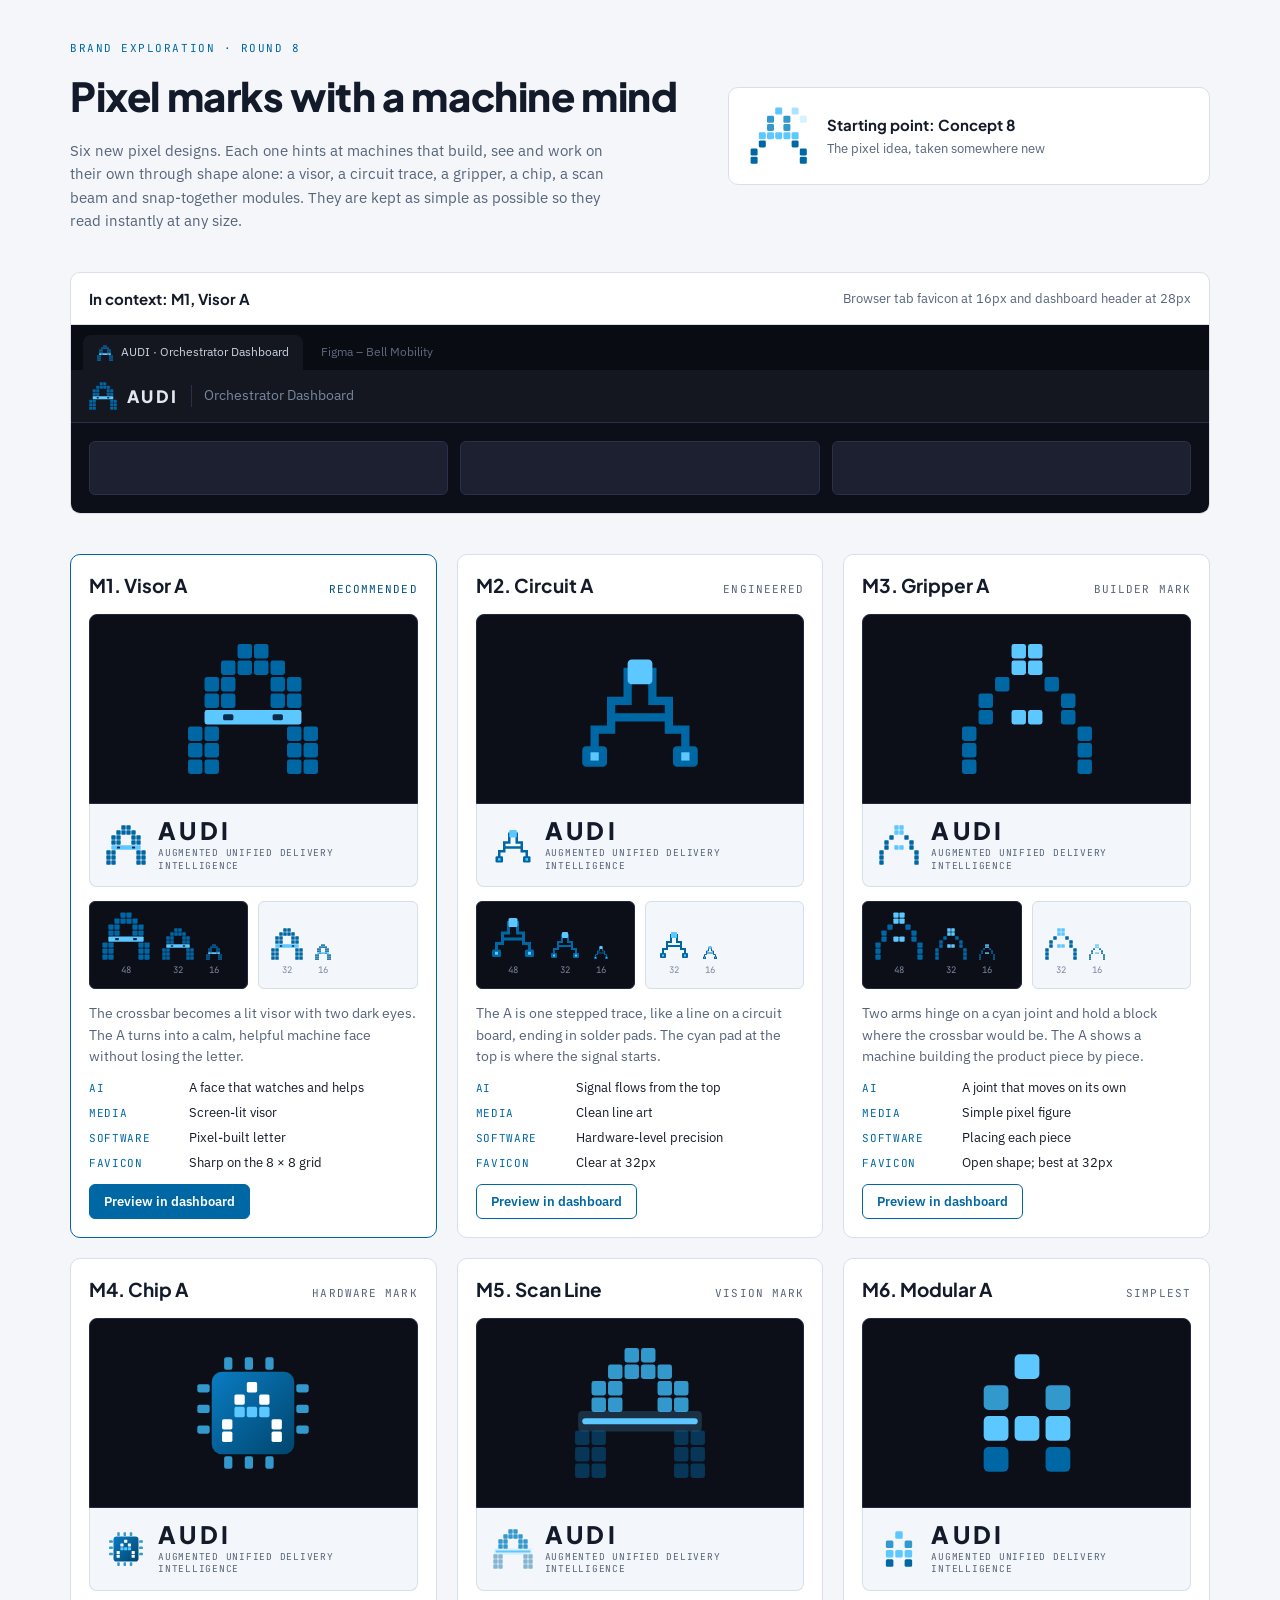
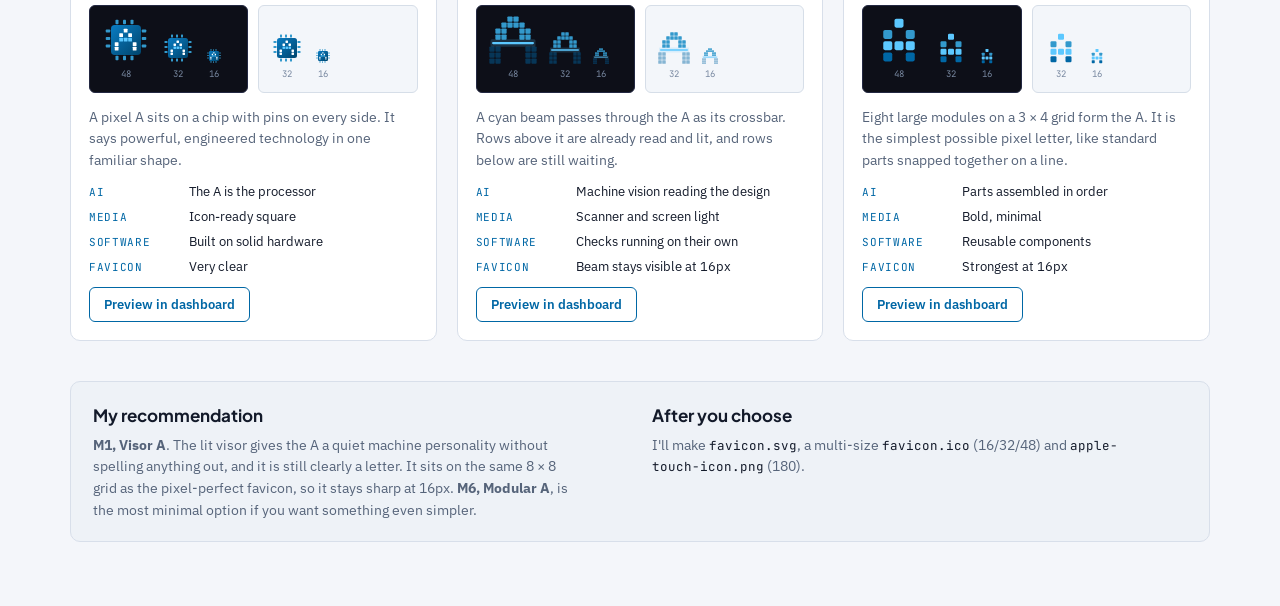
<file: pages/audi-logo-round8-pixel-machine.html>
<!doctype html>
<html lang="en">
<head>
<meta charset="utf-8">
<meta name="viewport" content="width=device-width, initial-scale=1">
<title>AUDI Pixel Machine Marks</title>
<link rel="preconnect" href="https://fonts.googleapis.com">
<link rel="preconnect" href="https://fonts.gstatic.com" crossorigin>
<link rel="stylesheet" href="https://fonts.googleapis.com/css2?family=Plus+Jakarta+Sans:wght@500;700;800&family=IBM+Plex+Sans:wght@400;500;600&family=JetBrains+Mono:wght@400;500&display=swap">
<style>
:root{
  color-scheme: dark;
  --bg:#0d0f18; --surf:#141720; --surf2:#1c2030; --border:#2a2f4a;
  --text:#e2e8f0; --muted:#8a98b0; --accent:#3399cc; --accent-strong:#5cc8ff;
  --tile-dark:#0d0f18; --tile-light:#f3f6fa; --tile-light-border:#d6dee8;
  --btn-bg:#0067A5; --btn-text:#ffffff;
  --display:'Plus Jakarta Sans', 'Segoe UI', system-ui, sans-serif;
  --body:'IBM Plex Sans', 'Segoe UI', system-ui, sans-serif;
  --mono:'JetBrains Mono', ui-monospace, Consolas, monospace;
}
@media (prefers-color-scheme: light){
  :root:not([data-theme="dark"]){
    color-scheme: light;
    --bg:#f4f6fa; --surf:#ffffff; --surf2:#eef2f7; --border:#d8dfea;
    --text:#131a2a; --muted:#56647a; --accent:#0067A5; --accent-strong:#004f7c;
  }
}
:root[data-theme="light"]{
  color-scheme: light;
  --bg:#f4f6fa; --surf:#ffffff; --surf2:#eef2f7; --border:#d8dfea;
  --text:#131a2a; --muted:#56647a; --accent:#0067A5; --accent-strong:#004f7c;
}
*{box-sizing:border-box}
body{background:var(--bg);color:var(--text);font-family:var(--body);font-size:15px;line-height:1.55;margin:0}
.wrap{max-width:1180px;margin:0 auto;padding-inline:20px;padding-block:40px 64px;display:flex;flex-direction:column;gap:40px}
h1,h2,h3{font-family:var(--display);text-wrap:balance;margin:0}
.eyebrow{font-family:var(--mono);font-size:11px;letter-spacing:.14em;text-transform:uppercase;color:var(--accent)}
.intro{display:grid;grid-template-columns:1.3fr 1fr;gap:32px;align-items:center}
.intro h1{font-size:clamp(28px,4vw,40px);font-weight:800;letter-spacing:-.01em;margin-top:8px}
.intro p{color:var(--muted);max-width:62ch;margin:12px 0 0}
.base{display:flex;align-items:center;gap:16px;background:var(--surf);border:1px solid var(--border);border-radius:10px;padding:16px 18px}
.base svg{width:64px;height:64px;flex:none}
.base b{font-family:var(--display);font-size:15px;display:block}
.base span{color:var(--muted);font-size:13px}

.preview{background:var(--surf);border:1px solid var(--border);border-radius:10px;overflow:hidden}
.preview-top{display:flex;justify-content:space-between;align-items:center;gap:12px;flex-wrap:wrap;padding:14px 18px;border-bottom:1px solid var(--border)}
.preview-top h2{font-size:15px;font-weight:700}
.preview-top span{font-size:13px;color:var(--muted)}
.browser{background:#0a0c13;padding:10px 12px 0}
.tabs{display:flex;gap:4px}
.tab{display:flex;align-items:center;gap:8px;background:#141720;color:#c9d3e0;font-size:12px;padding:8px 14px;border-radius:8px 8px 0 0;max-width:280px;white-space:nowrap;overflow:hidden;text-overflow:ellipsis}
.tab.ghost{background:transparent;color:#5d6a80}
.tab svg{flex:none}
.dash-bar{background:#141720;border-bottom:1px solid #2a2f4a;display:flex;align-items:center;gap:12px;padding:12px 18px;color:#e2e8f0}
.dash-bar .brand{display:flex;align-items:center;gap:10px}
.dash-bar .word{font-family:var(--display);font-weight:800;letter-spacing:.14em;font-size:17px}
.dash-bar .sub{color:#7888a0;font-size:14px;border-left:1px solid #2a2f4a;padding-left:12px}
.dash-body{background:#0d0f18;padding:18px;display:grid;grid-template-columns:repeat(3,1fr);gap:12px}
.dash-body div{height:54px;border-radius:6px;background:#1c2030;border:1px solid #2a2f4a}

.grid{display:grid;grid-template-columns:repeat(auto-fill,minmax(340px,1fr));gap:20px}
.concept{background:var(--surf);border:1px solid var(--border);border-radius:10px;display:flex;flex-direction:column;overflow:hidden;transition:border-color .2s}
.concept.active{border-color:var(--accent)}
.concept-head{display:flex;justify-content:space-between;align-items:baseline;gap:10px;padding:16px 18px 0}
.concept-head h3{font-size:19px;font-weight:700}
.tag{font-family:var(--mono);font-size:11px;letter-spacing:.1em;text-transform:uppercase;color:var(--muted);white-space:nowrap}
.tag.rec{color:var(--accent-strong)}
.stage{margin:14px 18px 0;background:var(--tile-dark);border:1px solid #232842;border-radius:8px 8px 0 0;display:grid;place-items:center;padding:28px 0}
.stage svg{width:132px;height:132px}
.lockup{display:flex;align-items:center;gap:12px;margin:0 18px;padding:14px 16px;background:var(--tile-light);border:1px solid var(--tile-light-border);border-top:0;border-radius:0 0 8px 8px;color:#131a2a}
.lockup svg{width:40px;height:40px;flex:none}
.lockup .word{font-family:var(--display);font-weight:800;font-size:24px;letter-spacing:.14em;line-height:1}
.lockup .expand{font-family:var(--mono);font-size:9.5px;letter-spacing:.08em;color:#56647a;text-transform:uppercase;margin-top:5px;line-height:1.3}
.favs{display:flex;gap:10px;margin:14px 18px 0;flex-wrap:wrap}
.fav{display:flex;align-items:flex-end;gap:12px;padding:10px 12px;border-radius:6px;flex:1;min-width:130px}
.fav.d{background:var(--tile-dark);border:1px solid #232842}
.fav.l{background:var(--tile-light);border:1px solid var(--tile-light-border)}
.fav figure{margin:0;display:flex;flex-direction:column;align-items:center;gap:4px}
.fav figcaption{font-family:var(--mono);font-size:9px;color:#7888a0;font-variant-numeric:tabular-nums}
.body{padding:14px 18px 18px;display:flex;flex-direction:column;gap:10px;flex:1}
.body p{margin:0;color:var(--muted);font-size:14px}
.reads{list-style:none;margin:0;padding:0;display:flex;flex-direction:column;gap:5px;font-size:13px}
.reads li{display:grid;grid-template-columns:92px 1fr;gap:8px}
.reads span{font-family:var(--mono);font-size:11px;color:var(--accent);text-transform:uppercase;letter-spacing:.06em;padding-top:2px}
.body button{margin-top:auto;align-self:flex-start;font:600 13px var(--body);background:transparent;color:var(--accent);border:1px solid var(--accent);border-radius:6px;padding:8px 14px;cursor:pointer}
.body button:hover{background:var(--accent);color:var(--surf)}
.body button:focus-visible{outline:2px solid var(--accent-strong);outline-offset:2px}
.concept.active .body button{background:var(--btn-bg);color:var(--btn-text);border-color:var(--btn-bg)}

.note{background:var(--surf2);border:1px solid var(--border);border-radius:10px;padding:20px 22px;display:grid;grid-template-columns:1fr 1fr;gap:24px}
.note h2{font-size:17px;margin-bottom:6px}
.note p{margin:0;color:var(--muted);font-size:14px;max-width:60ch}
.note code{font-family:var(--mono);font-size:12.5px;color:var(--text)}
@media (prefers-reduced-motion: reduce){.concept{transition:none}}
@media (max-width:760px){
  .intro,.note{grid-template-columns:1fr}
  .dash-body{grid-template-columns:1fr 1fr}
  .dash-bar .sub{display:none}
  .grid{grid-template-columns:1fr}
}
</style>
</head>
<body>

<!-- Shared gradients and marks, drawn on a 64-unit grid -->
<svg width="0" height="0" style="position:absolute" aria-hidden="true">
  <defs>
    <linearGradient id="gTile" x1="0" y1="0" x2="1" y2="1">
      <stop offset="0" stop-color="#0a7cc2"/><stop offset="1" stop-color="#00456d"/>
    </linearGradient>
  </defs>
  <symbol id="m70" viewBox="0 0 64 64"><g fill="#5cc8ff">
      <rect x="28.2" y="3.6" width="7" height="7" rx="1.4"/>
      <rect x="44.6" y="3.6" width="7" height="7" rx="1.4" opacity=".5"/>
      <rect x="52.8" y="11.8" width="7" height="7" rx="1.4" opacity=".25"/>
    </g>
    <g fill="#3399cc">
      <rect x="20" y="11.8" width="7" height="7" rx="1.4"/><rect x="36.4" y="11.8" width="7" height="7" rx="1.4"/>
      <rect x="20" y="20" width="7" height="7" rx="1.4"/><rect x="36.4" y="20" width="7" height="7" rx="1.4"/>
    </g>
    <g fill="#5cc8ff">
      <rect x="11.8" y="28.2" width="7" height="7" rx="1.4"/><rect x="20" y="28.2" width="7" height="7" rx="1.4"/>
      <rect x="28.2" y="28.2" width="7" height="7" rx="1.4"/><rect x="36.4" y="28.2" width="7" height="7" rx="1.4"/>
      <rect x="44.6" y="28.2" width="7" height="7" rx="1.4"/>
    </g>
    <g fill="#0067A5">
      <rect x="11.8" y="36.4" width="7" height="7" rx="1.4"/><rect x="44.6" y="36.4" width="7" height="7" rx="1.4"/>
      <rect x="3.6" y="44.6" width="7" height="7" rx="1.4"/><rect x="52.8" y="44.6" width="7" height="7" rx="1.4"/>
      <rect x="3.6" y="52.8" width="7" height="7" rx="1.4"/><rect x="52.8" y="52.8" width="7" height="7" rx="1.4"/>
    </g></symbol>
  <!-- M1 Visor A -->
  <symbol id="m81" viewBox="0 0 64 64"><rect x="24.5" y="0.5" width="7" height="7" rx="1.2" fill="#0067A5"/><rect x="32.5" y="0.5" width="7" height="7" rx="1.2" fill="#0067A5"/><rect x="16.5" y="8.5" width="7" height="7" rx="1.2" fill="#0067A5"/><rect x="24.5" y="8.5" width="7" height="7" rx="1.2" fill="#0067A5"/><rect x="32.5" y="8.5" width="7" height="7" rx="1.2" fill="#0067A5"/><rect x="40.5" y="8.5" width="7" height="7" rx="1.2" fill="#0067A5"/><rect x="8.5" y="16.5" width="7" height="7" rx="1.2" fill="#0067A5"/><rect x="16.5" y="16.5" width="7" height="7" rx="1.2" fill="#0067A5"/><rect x="40.5" y="16.5" width="7" height="7" rx="1.2" fill="#0067A5"/><rect x="48.5" y="16.5" width="7" height="7" rx="1.2" fill="#0067A5"/><rect x="8.5" y="24.5" width="7" height="7" rx="1.2" fill="#0067A5"/><rect x="16.5" y="24.5" width="7" height="7" rx="1.2" fill="#0067A5"/><rect x="40.5" y="24.5" width="7" height="7" rx="1.2" fill="#0067A5"/><rect x="48.5" y="24.5" width="7" height="7" rx="1.2" fill="#0067A5"/><rect x="0.5" y="40.5" width="7" height="7" rx="1.2" fill="#0067A5"/><rect x="8.5" y="40.5" width="7" height="7" rx="1.2" fill="#0067A5"/><rect x="48.5" y="40.5" width="7" height="7" rx="1.2" fill="#0067A5"/><rect x="56.5" y="40.5" width="7" height="7" rx="1.2" fill="#0067A5"/><rect x="0.5" y="48.5" width="7" height="7" rx="1.2" fill="#0067A5"/><rect x="8.5" y="48.5" width="7" height="7" rx="1.2" fill="#0067A5"/><rect x="48.5" y="48.5" width="7" height="7" rx="1.2" fill="#0067A5"/><rect x="56.5" y="48.5" width="7" height="7" rx="1.2" fill="#0067A5"/><rect x="0.5" y="56.5" width="7" height="7" rx="1.2" fill="#0067A5"/><rect x="8.5" y="56.5" width="7" height="7" rx="1.2" fill="#0067A5"/><rect x="48.5" y="56.5" width="7" height="7" rx="1.2" fill="#0067A5"/><rect x="56.5" y="56.5" width="7" height="7" rx="1.2" fill="#0067A5"/><rect x="8.5" y="32.5" width="47" height="7" rx="1.2" fill="#5cc8ff"/>
     <rect x="17.5" y="34.5" width="5" height="3" rx=".8" fill="#0b2a4a"/>
     <rect x="41.5" y="34.5" width="5" height="3" rx=".8" fill="#0b2a4a"/></symbol>
  <!-- M2 Circuit A -->
  <symbol id="m82" viewBox="0 0 64 64"><g fill="none" stroke="#0067A5" stroke-width="4" stroke-linejoin="miter">
    <path d="M10 54 V42 H18 V28 H26 V14 H38 V28 H46 V42 H54 V54"/>
    <path d="M18 36 H46"/>
  </g>
  <rect x="4" y="50" width="12" height="10" rx="2" fill="#0067A5"/><rect x="8" y="53" width="4" height="4" fill="#5cc8ff"/>
  <rect x="48" y="50" width="12" height="10" rx="2" fill="#0067A5"/><rect x="52" y="53" width="4" height="4" fill="#5cc8ff"/>
  <rect x="26" y="8" width="12" height="12" rx="2" fill="#5cc8ff"/></symbol>
  <!-- M3 Gripper A -->
  <symbol id="m83" viewBox="0 0 64 64"><rect x="24.5" y="0.5" width="7" height="7" rx="1.2" fill="#5cc8ff"/><rect x="32.5" y="0.5" width="7" height="7" rx="1.2" fill="#5cc8ff"/><rect x="24.5" y="8.5" width="7" height="7" rx="1.2" fill="#5cc8ff"/><rect x="32.5" y="8.5" width="7" height="7" rx="1.2" fill="#5cc8ff"/><rect x="16.5" y="16.5" width="7" height="7" rx="1.2" fill="#0067A5"/><rect x="40.5" y="16.5" width="7" height="7" rx="1.2" fill="#0067A5"/><rect x="8.5" y="24.5" width="7" height="7" rx="1.2" fill="#0067A5"/><rect x="48.5" y="24.5" width="7" height="7" rx="1.2" fill="#0067A5"/><rect x="8.5" y="32.5" width="7" height="7" rx="1.2" fill="#0067A5"/><rect x="24.5" y="32.5" width="7" height="7" rx="1.2" fill="#5cc8ff"/><rect x="32.5" y="32.5" width="7" height="7" rx="1.2" fill="#5cc8ff"/><rect x="48.5" y="32.5" width="7" height="7" rx="1.2" fill="#0067A5"/><rect x="0.5" y="40.5" width="7" height="7" rx="1.2" fill="#0067A5"/><rect x="56.5" y="40.5" width="7" height="7" rx="1.2" fill="#0067A5"/><rect x="0.5" y="48.5" width="7" height="7" rx="1.2" fill="#0067A5"/><rect x="56.5" y="48.5" width="7" height="7" rx="1.2" fill="#0067A5"/><rect x="0.5" y="56.5" width="7" height="7" rx="1.2" fill="#0067A5"/><rect x="56.5" y="56.5" width="7" height="7" rx="1.2" fill="#0067A5"/></symbol>
  <!-- M4 Chip A -->
  <symbol id="m84" viewBox="0 0 64 64"><g fill="#3399cc">
  <rect x="18" y="5" width="4" height="6" rx="1"/><rect x="18" y="53" width="4" height="6" rx="1"/>
  <rect x="5" y="18" width="6" height="4" rx="1"/><rect x="53" y="18" width="6" height="4" rx="1"/>
  <rect x="28" y="5" width="4" height="6" rx="1"/><rect x="28" y="53" width="4" height="6" rx="1"/>
  <rect x="5" y="28" width="6" height="4" rx="1"/><rect x="53" y="28" width="6" height="4" rx="1"/>
  <rect x="38" y="5" width="4" height="6" rx="1"/><rect x="38" y="53" width="4" height="6" rx="1"/>
  <rect x="5" y="38" width="6" height="4" rx="1"/><rect x="53" y="38" width="6" height="4" rx="1"/></g>
  <rect x="12" y="12" width="40" height="40" rx="5" fill="url(#gTile)"/><rect x="29" y="17" width="5" height="5" rx=".8" fill="#ffffff"/><rect x="23" y="23" width="5" height="5" rx=".8" fill="#ffffff"/><rect x="35" y="23" width="5" height="5" rx=".8" fill="#ffffff"/><rect x="23" y="29" width="5" height="5" rx=".8" fill="#5cc8ff"/><rect x="29" y="29" width="5" height="5" rx=".8" fill="#5cc8ff"/><rect x="35" y="29" width="5" height="5" rx=".8" fill="#5cc8ff"/><rect x="17" y="35" width="5" height="5" rx=".8" fill="#ffffff"/><rect x="41" y="35" width="5" height="5" rx=".8" fill="#ffffff"/><rect x="17" y="41" width="5" height="5" rx=".8" fill="#ffffff"/><rect x="41" y="41" width="5" height="5" rx=".8" fill="#ffffff"/></symbol>
  <!-- M5 Scan Line -->
  <symbol id="m85" viewBox="0 0 64 64"><rect x="24.5" y="0.5" width="7" height="7" rx="1.2" fill="#3399cc"/><rect x="32.5" y="0.5" width="7" height="7" rx="1.2" fill="#3399cc"/><rect x="16.5" y="8.5" width="7" height="7" rx="1.2" fill="#3399cc"/><rect x="24.5" y="8.5" width="7" height="7" rx="1.2" fill="#3399cc"/><rect x="32.5" y="8.5" width="7" height="7" rx="1.2" fill="#3399cc"/><rect x="40.5" y="8.5" width="7" height="7" rx="1.2" fill="#3399cc"/><rect x="8.5" y="16.5" width="7" height="7" rx="1.2" fill="#3399cc"/><rect x="16.5" y="16.5" width="7" height="7" rx="1.2" fill="#3399cc"/><rect x="40.5" y="16.5" width="7" height="7" rx="1.2" fill="#3399cc"/><rect x="48.5" y="16.5" width="7" height="7" rx="1.2" fill="#3399cc"/><rect x="8.5" y="24.5" width="7" height="7" rx="1.2" fill="#3399cc"/><rect x="16.5" y="24.5" width="7" height="7" rx="1.2" fill="#3399cc"/><rect x="40.5" y="24.5" width="7" height="7" rx="1.2" fill="#3399cc"/><rect x="48.5" y="24.5" width="7" height="7" rx="1.2" fill="#3399cc"/><rect x="0.5" y="40.5" width="7" height="7" rx="1.2" fill="#0067A5" opacity=".45"/><rect x="8.5" y="40.5" width="7" height="7" rx="1.2" fill="#0067A5" opacity=".45"/><rect x="48.5" y="40.5" width="7" height="7" rx="1.2" fill="#0067A5" opacity=".45"/><rect x="56.5" y="40.5" width="7" height="7" rx="1.2" fill="#0067A5" opacity=".45"/><rect x="0.5" y="48.5" width="7" height="7" rx="1.2" fill="#0067A5" opacity=".45"/><rect x="8.5" y="48.5" width="7" height="7" rx="1.2" fill="#0067A5" opacity=".45"/><rect x="48.5" y="48.5" width="7" height="7" rx="1.2" fill="#0067A5" opacity=".45"/><rect x="56.5" y="48.5" width="7" height="7" rx="1.2" fill="#0067A5" opacity=".45"/><rect x="0.5" y="56.5" width="7" height="7" rx="1.2" fill="#0067A5" opacity=".45"/><rect x="8.5" y="56.5" width="7" height="7" rx="1.2" fill="#0067A5" opacity=".45"/><rect x="48.5" y="56.5" width="7" height="7" rx="1.2" fill="#0067A5" opacity=".45"/><rect x="56.5" y="56.5" width="7" height="7" rx="1.2" fill="#0067A5" opacity=".45"/><rect x="2" y="31" width="60" height="10" rx="2" fill="#5cc8ff" opacity=".18"/>
     <rect x="4" y="34.5" width="56" height="3" rx="1.5" fill="#5cc8ff"/></symbol>
  <!-- M6 Modular A -->
  <symbol id="m86" viewBox="0 0 64 64"><rect x="26" y="3.5" width="12" height="12" rx="2.4" fill="#5cc8ff"/><rect x="11" y="18.5" width="12" height="12" rx="2.4" fill="#3399cc"/><rect x="41" y="18.5" width="12" height="12" rx="2.4" fill="#3399cc"/><rect x="11" y="33.5" width="12" height="12" rx="2.4" fill="#5cc8ff"/><rect x="26" y="33.5" width="12" height="12" rx="2.4" fill="#5cc8ff"/><rect x="41" y="33.5" width="12" height="12" rx="2.4" fill="#5cc8ff"/><rect x="11" y="48.5" width="12" height="12" rx="2.4" fill="#0067A5"/><rect x="41" y="48.5" width="12" height="12" rx="2.4" fill="#0067A5"/></symbol>
</svg>

<div class="wrap">
  <section class="intro">
    <div>
      <div class="eyebrow">Brand exploration · Round 8</div>
      <h1>Pixel marks with a machine mind</h1>
      <p>Six new pixel designs. Each one hints at machines that build, see and work on their own through shape alone: a visor, a circuit trace, a gripper, a chip, a scan beam and snap-together modules. They are kept as simple as possible so they read instantly at any size.</p>
    </div>
    <div class="base">
      <svg aria-hidden="true"><use href="#m70"/></svg>
      <div><b>Starting point: Concept 8</b><span>The pixel idea, taken somewhere new</span></div>
    </div>
  </section>

  <section class="preview" aria-label="Dashboard preview">
    <div class="preview-top">
      <h2 id="pvTitle">In context: M1, Visor A</h2>
      <span>Browser tab favicon at 16px and dashboard header at 28px</span>
    </div>
    <div class="browser">
      <div class="tabs">
        <div class="tab"><svg width="16" height="16" id="pvFav"><use href="#m81"/></svg>AUDI · Orchestrator Dashboard</div>
        <div class="tab ghost">Figma – Bell Mobility</div>
      </div>
    </div>
    <div class="dash-bar">
      <div class="brand"><svg width="28" height="28" id="pvMark"><use href="#m81"/></svg><span class="word">AUDI</span></div>
      <span class="sub">Orchestrator Dashboard</span>
    </div>
    <div class="dash-body" aria-hidden="true"><div></div><div></div><div></div></div>
  </section>

  <section class="grid" id="grid"></section>

  <section class="note">
    <div>
      <h2>My recommendation</h2>
      <p><strong>M1, Visor A</strong>. The lit visor gives the A a quiet machine personality without spelling anything out, and it is still clearly a letter. It sits on the same 8 × 8 grid as the pixel-perfect favicon, so it stays sharp at 16px. <strong>M6, Modular A</strong>, is the most minimal option if you want something even simpler.</p>
    </div>
    <div>
      <h2>After you choose</h2>
      <p>I'll make <code>favicon.svg</code>, a multi-size <code>favicon.ico</code> (16/32/48) and <code>apple-touch-icon.png</code> (180).</p>
    </div>
  </section>
</div>

<script>
const concepts = [
 {
  "id": 81,
  "code": "M1",
  "file": "m1-visor-a",
  "name": "Visor A",
  "tag": "Recommended",
  "rec": true,
  "why": "The crossbar becomes a lit visor with two dark eyes. The A turns into a calm, helpful machine face without losing the letter.",
  "reads": [
   [
    "AI",
    "A face that watches and helps"
   ],
   [
    "Media",
    "Screen-lit visor"
   ],
   [
    "Software",
    "Pixel-built letter"
   ],
   [
    "Favicon",
    "Sharp on the 8 × 8 grid"
   ]
  ]
 },
 {
  "id": 82,
  "code": "M2",
  "file": "m2-circuit-a",
  "name": "Circuit A",
  "tag": "Engineered",
  "why": "The A is one stepped trace, like a line on a circuit board, ending in solder pads. The cyan pad at the top is where the signal starts.",
  "reads": [
   [
    "AI",
    "Signal flows from the top"
   ],
   [
    "Media",
    "Clean line art"
   ],
   [
    "Software",
    "Hardware-level precision"
   ],
   [
    "Favicon",
    "Clear at 32px"
   ]
  ]
 },
 {
  "id": 83,
  "code": "M3",
  "file": "m3-gripper-a",
  "name": "Gripper A",
  "tag": "Builder mark",
  "why": "Two arms hinge on a cyan joint and hold a block where the crossbar would be. The A shows a machine building the product piece by piece.",
  "reads": [
   [
    "AI",
    "A joint that moves on its own"
   ],
   [
    "Media",
    "Simple pixel figure"
   ],
   [
    "Software",
    "Placing each piece"
   ],
   [
    "Favicon",
    "Open shape; best at 32px"
   ]
  ]
 },
 {
  "id": 84,
  "code": "M4",
  "file": "m4-chip-a",
  "name": "Chip A",
  "tag": "Hardware mark",
  "why": "A pixel A sits on a chip with pins on every side. It says powerful, engineered technology in one familiar shape.",
  "reads": [
   [
    "AI",
    "The A is the processor"
   ],
   [
    "Media",
    "Icon-ready square"
   ],
   [
    "Software",
    "Built on solid hardware"
   ],
   [
    "Favicon",
    "Very clear"
   ]
  ]
 },
 {
  "id": 85,
  "code": "M5",
  "file": "m5-scan-line",
  "name": "Scan Line",
  "tag": "Vision mark",
  "why": "A cyan beam passes through the A as its crossbar. Rows above it are already read and lit, and rows below are still waiting.",
  "reads": [
   [
    "AI",
    "Machine vision reading the design"
   ],
   [
    "Media",
    "Scanner and screen light"
   ],
   [
    "Software",
    "Checks running on their own"
   ],
   [
    "Favicon",
    "Beam stays visible at 16px"
   ]
  ]
 },
 {
  "id": 86,
  "code": "M6",
  "file": "m6-modular-a",
  "name": "Modular A",
  "tag": "Simplest",
  "why": "Eight large modules on a 3 × 4 grid form the A. It is the simplest possible pixel letter, like standard parts snapped together on a line.",
  "reads": [
   [
    "AI",
    "Parts assembled in order"
   ],
   [
    "Media",
    "Bold, minimal"
   ],
   [
    "Software",
    "Reusable components"
   ],
   [
    "Favicon",
    "Strongest at 16px"
   ]
  ]
 }
];

const use = (id, s) => `<svg width="${s}" height="${s}" aria-hidden="true"><use href="#m${id}"/></svg>`;
const grid = document.getElementById('grid');
grid.innerHTML = concepts.map(c => `
  <article class="concept${c.id===81?' active':''}" data-id="${c.id}">
    <div class="concept-head"><h3>${c.code}. ${c.name}</h3><span class="tag${c.rec?' rec':''}">${c.tag}</span></div>
    <div class="stage">${use(c.id,132)}</div>
    <div class="lockup">${use(c.id,40)}<div><div class="word">AUDI</div><div class="expand">Augmented Unified Delivery Intelligence</div></div></div>
    <div class="favs">
      <div class="fav d">
        <figure>${use(c.id,48)}<figcaption>48</figcaption></figure>
        <figure>${use(c.id,32)}<figcaption>32</figcaption></figure>
        <figure>${use(c.id,16)}<figcaption>16</figcaption></figure>
      </div>
      <div class="fav l">
        <figure>${use(c.id,32)}<figcaption>32</figcaption></figure>
        <figure>${use(c.id,16)}<figcaption>16</figcaption></figure>
      </div>
    </div>
    <div class="body">
      <p>${c.why}</p>
      <ul class="reads">${c.reads.map(r=>`<li><span>${r[0]}</span>${r[1]}</li>`).join('')}</ul>
      <button type="button" id="pv${c.id}">Preview in dashboard</button>
    </div>
  </article>`).join('');

grid.addEventListener('click', e => {
  const btn = e.target.closest('button'); if (!btn) return;
  const card = btn.closest('.concept'); const id = +card.dataset.id;
  const c = concepts.find(x => x.id === id);
  document.querySelectorAll('.concept').forEach(el => el.classList.toggle('active', el === card));
  document.querySelector('#pvFav use').setAttribute('href', '#m'+id);
  document.querySelector('#pvMark use').setAttribute('href', '#m'+id);
  document.getElementById('pvTitle').textContent = `In context: ${c.code}, ${c.name}`;
  document.querySelector('.preview').scrollIntoView({behavior: matchMedia('(prefers-reduced-motion: reduce)').matches ? 'auto' : 'smooth', block:'start'});
});
</script>
</body>
</html>
</file>
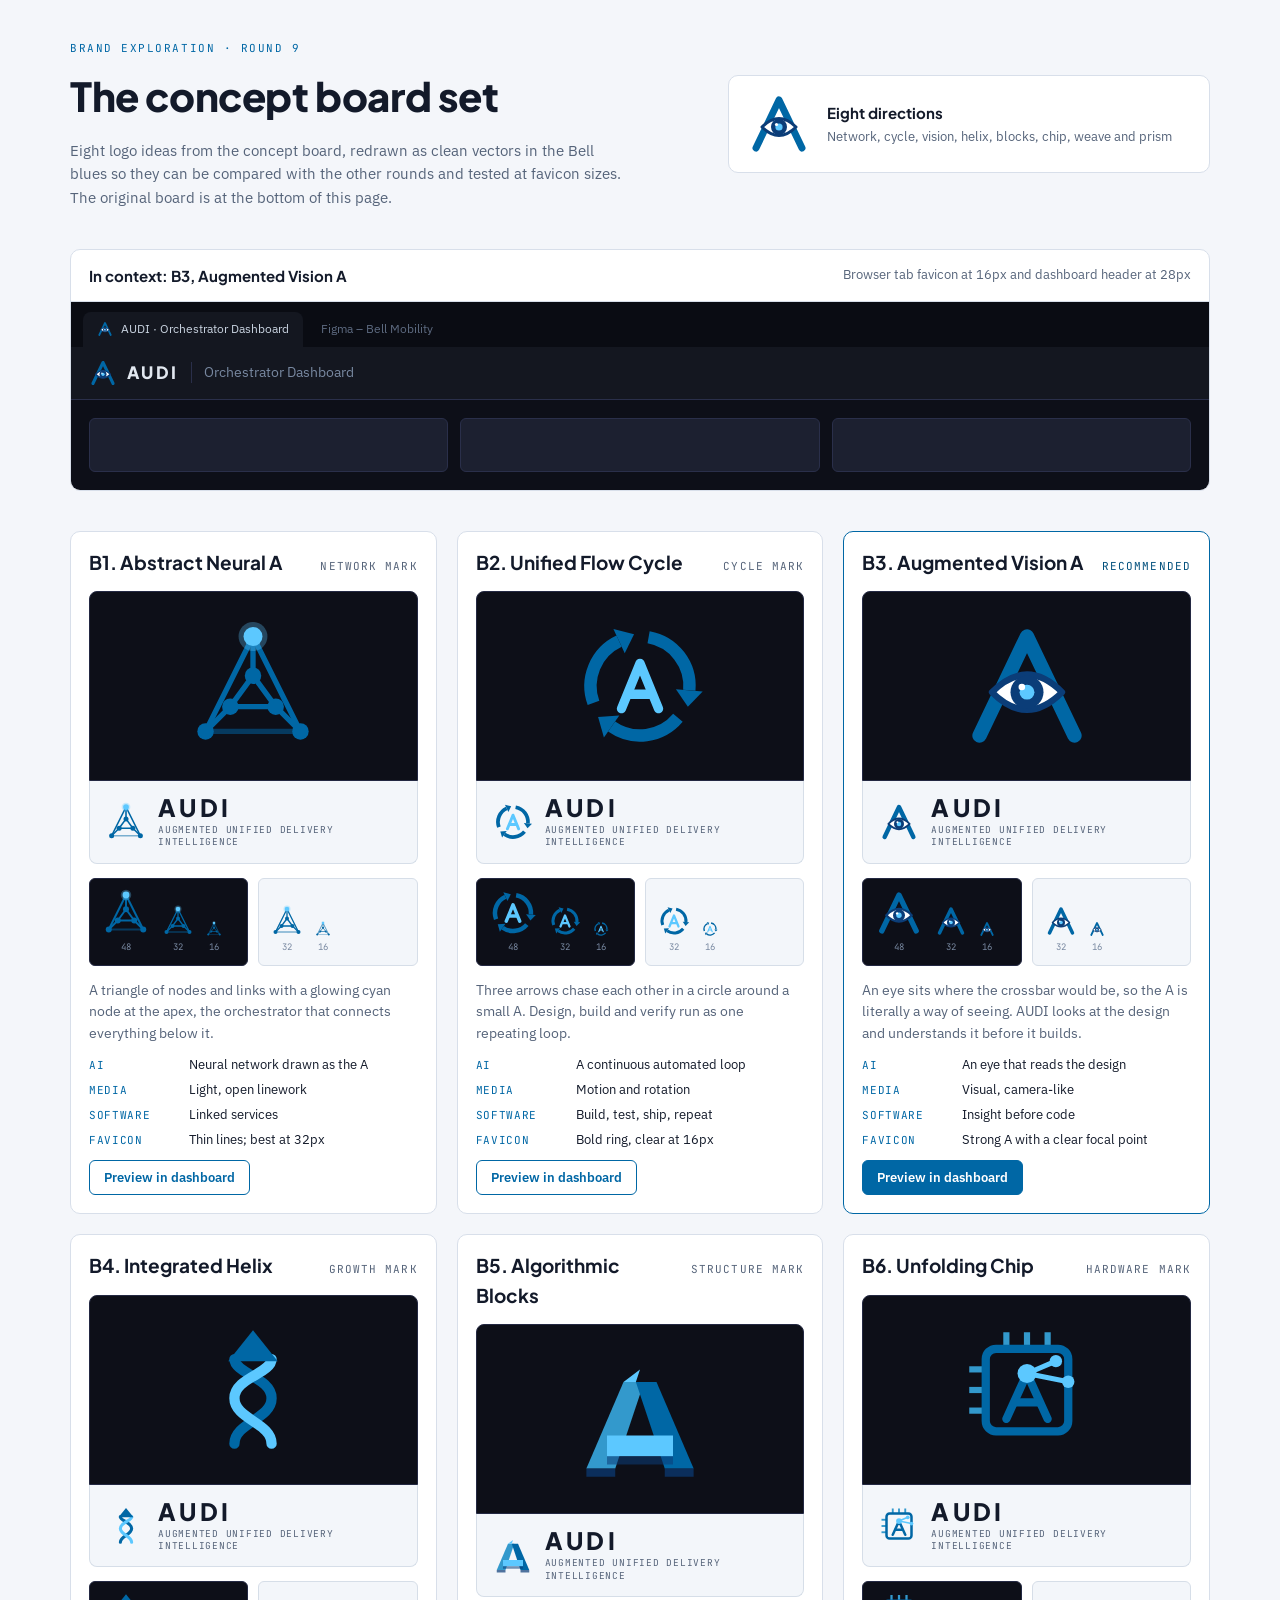
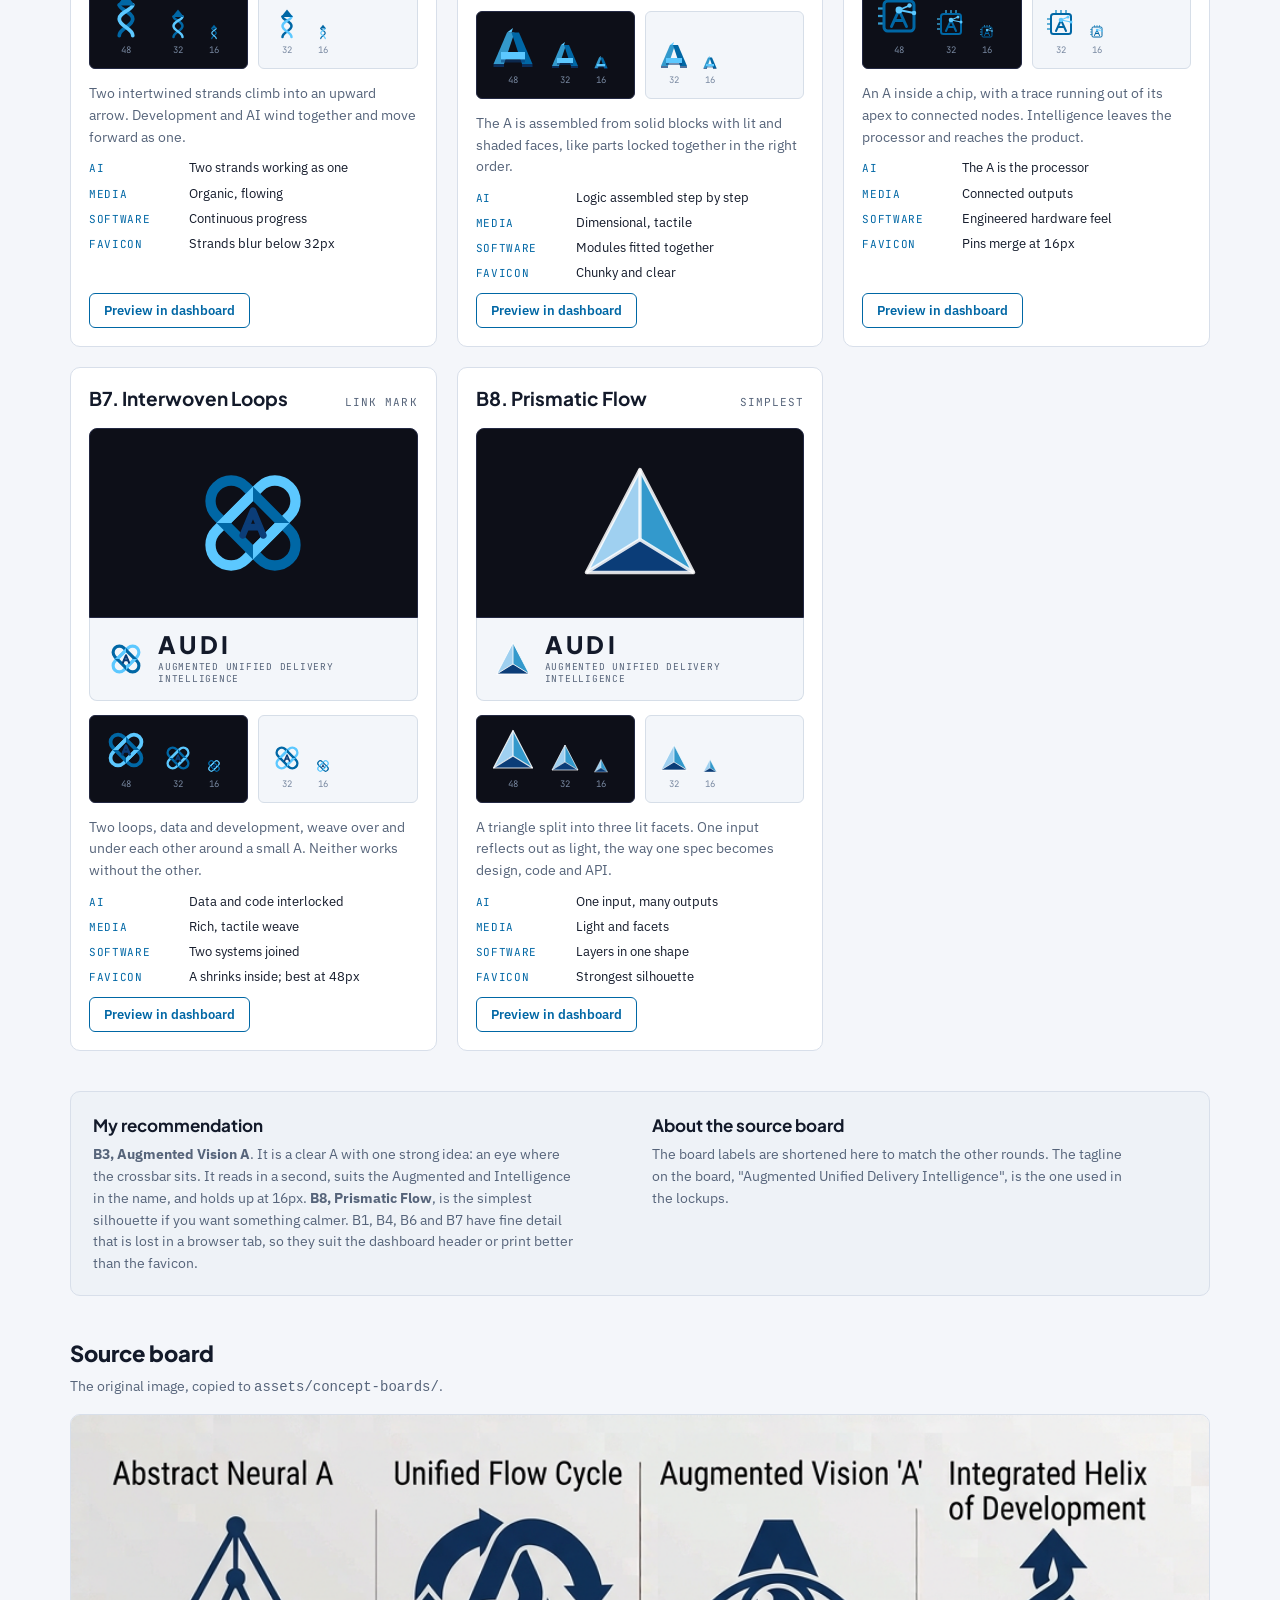
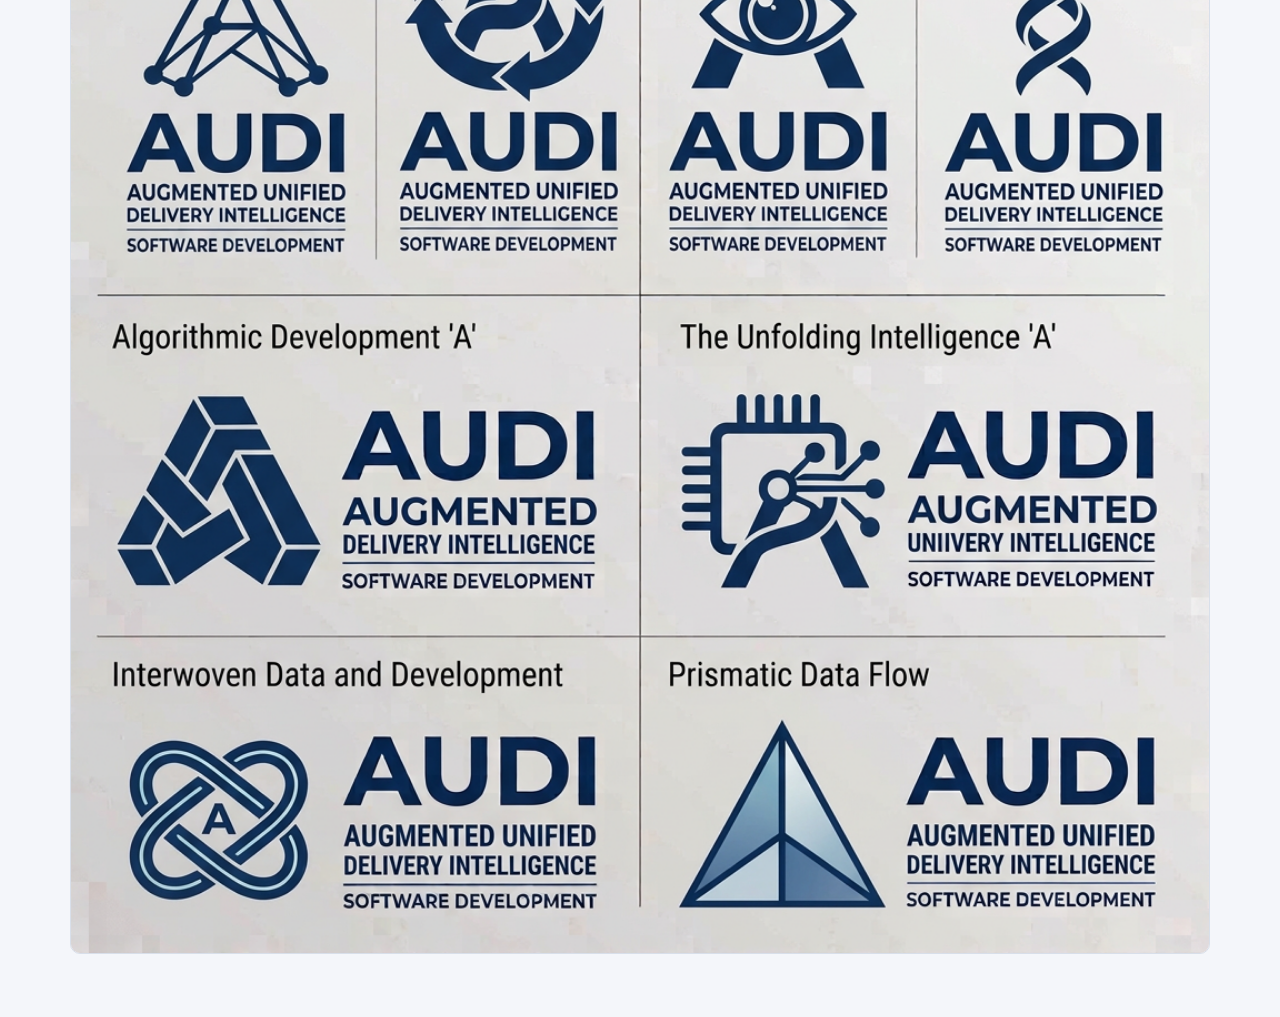
<file: pages/audi-logo-round9-concept-board.html>
<!doctype html>
<html lang="en">
<head>
<meta charset="utf-8">
<meta name="viewport" content="width=device-width, initial-scale=1">
<title>AUDI Concept Board Marks</title>
<link rel="preconnect" href="https://fonts.googleapis.com">
<link rel="preconnect" href="https://fonts.gstatic.com" crossorigin>
<link rel="stylesheet" href="https://fonts.googleapis.com/css2?family=Plus+Jakarta+Sans:wght@500;700;800&family=IBM+Plex+Sans:wght@400;500;600&family=JetBrains+Mono:wght@400;500&display=swap">
<style>
:root{
  color-scheme: dark;
  --bg:#0d0f18; --surf:#141720; --surf2:#1c2030; --border:#2a2f4a;
  --text:#e2e8f0; --muted:#8a98b0; --accent:#3399cc; --accent-strong:#5cc8ff;
  --tile-dark:#0d0f18; --tile-light:#f3f6fa; --tile-light-border:#d6dee8;
  --btn-bg:#0067A5; --btn-text:#ffffff;
  --display:'Plus Jakarta Sans', 'Segoe UI', system-ui, sans-serif;
  --body:'IBM Plex Sans', 'Segoe UI', system-ui, sans-serif;
  --mono:'JetBrains Mono', ui-monospace, Consolas, monospace;
}
@media (prefers-color-scheme: light){
  :root:not([data-theme="dark"]){
    color-scheme: light;
    --bg:#f4f6fa; --surf:#ffffff; --surf2:#eef2f7; --border:#d8dfea;
    --text:#131a2a; --muted:#56647a; --accent:#0067A5; --accent-strong:#004f7c;
  }
}
:root[data-theme="light"]{
  color-scheme: light;
  --bg:#f4f6fa; --surf:#ffffff; --surf2:#eef2f7; --border:#d8dfea;
  --text:#131a2a; --muted:#56647a; --accent:#0067A5; --accent-strong:#004f7c;
}
*{box-sizing:border-box}
body{background:var(--bg);color:var(--text);font-family:var(--body);font-size:15px;line-height:1.55;margin:0}
.wrap{max-width:1180px;margin:0 auto;padding-inline:20px;padding-block:40px 64px;display:flex;flex-direction:column;gap:40px}
h1,h2,h3{font-family:var(--display);text-wrap:balance;margin:0}
.eyebrow{font-family:var(--mono);font-size:11px;letter-spacing:.14em;text-transform:uppercase;color:var(--accent)}
.intro{display:grid;grid-template-columns:1.3fr 1fr;gap:32px;align-items:center}
.intro h1{font-size:clamp(28px,4vw,40px);font-weight:800;letter-spacing:-.01em;margin-top:8px}
.intro p{color:var(--muted);max-width:62ch;margin:12px 0 0}
.base{display:flex;align-items:center;gap:16px;background:var(--surf);border:1px solid var(--border);border-radius:10px;padding:16px 18px}
.base svg{width:64px;height:64px;flex:none}
.base b{font-family:var(--display);font-size:15px;display:block}
.base span{color:var(--muted);font-size:13px}

.preview{background:var(--surf);border:1px solid var(--border);border-radius:10px;overflow:hidden}
.preview-top{display:flex;justify-content:space-between;align-items:center;gap:12px;flex-wrap:wrap;padding:14px 18px;border-bottom:1px solid var(--border)}
.preview-top h2{font-size:15px;font-weight:700}
.preview-top span{font-size:13px;color:var(--muted)}
.browser{background:#0a0c13;padding:10px 12px 0}
.tabs{display:flex;gap:4px}
.tab{display:flex;align-items:center;gap:8px;background:#141720;color:#c9d3e0;font-size:12px;padding:8px 14px;border-radius:8px 8px 0 0;max-width:280px;white-space:nowrap;overflow:hidden;text-overflow:ellipsis}
.tab.ghost{background:transparent;color:#5d6a80}
.tab svg{flex:none}
.dash-bar{background:#141720;border-bottom:1px solid #2a2f4a;display:flex;align-items:center;gap:12px;padding:12px 18px;color:#e2e8f0}
.dash-bar .brand{display:flex;align-items:center;gap:10px}
.dash-bar .word{font-family:var(--display);font-weight:800;letter-spacing:.14em;font-size:17px}
.dash-bar .sub{color:#7888a0;font-size:14px;border-left:1px solid #2a2f4a;padding-left:12px}
.dash-body{background:#0d0f18;padding:18px;display:grid;grid-template-columns:repeat(3,1fr);gap:12px}
.dash-body div{height:54px;border-radius:6px;background:#1c2030;border:1px solid #2a2f4a}

.grid{display:grid;grid-template-columns:repeat(auto-fill,minmax(340px,1fr));gap:20px}
.concept{background:var(--surf);border:1px solid var(--border);border-radius:10px;display:flex;flex-direction:column;overflow:hidden;transition:border-color .2s}
.concept.active{border-color:var(--accent)}
.concept-head{display:flex;justify-content:space-between;align-items:baseline;gap:10px;padding:16px 18px 0}
.concept-head h3{font-size:19px;font-weight:700}
.tag{font-family:var(--mono);font-size:11px;letter-spacing:.1em;text-transform:uppercase;color:var(--muted);white-space:nowrap}
.tag.rec{color:var(--accent-strong)}
.stage{margin:14px 18px 0;background:var(--tile-dark);border:1px solid #232842;border-radius:8px 8px 0 0;display:grid;place-items:center;padding:28px 0}
.stage svg{width:132px;height:132px}
.lockup{display:flex;align-items:center;gap:12px;margin:0 18px;padding:14px 16px;background:var(--tile-light);border:1px solid var(--tile-light-border);border-top:0;border-radius:0 0 8px 8px;color:#131a2a}
.lockup svg{width:40px;height:40px;flex:none}
.lockup .word{font-family:var(--display);font-weight:800;font-size:24px;letter-spacing:.14em;line-height:1}
.lockup .expand{font-family:var(--mono);font-size:9.5px;letter-spacing:.08em;color:#56647a;text-transform:uppercase;margin-top:5px;line-height:1.3}
.favs{display:flex;gap:10px;margin:14px 18px 0;flex-wrap:wrap}
.fav{display:flex;align-items:flex-end;gap:12px;padding:10px 12px;border-radius:6px;flex:1;min-width:130px}
.fav.d{background:var(--tile-dark);border:1px solid #232842}
.fav.l{background:var(--tile-light);border:1px solid var(--tile-light-border)}
.fav figure{margin:0;display:flex;flex-direction:column;align-items:center;gap:4px}
.fav figcaption{font-family:var(--mono);font-size:9px;color:#7888a0;font-variant-numeric:tabular-nums}
.body{padding:14px 18px 18px;display:flex;flex-direction:column;gap:10px;flex:1}
.body p{margin:0;color:var(--muted);font-size:14px}
.reads{list-style:none;margin:0;padding:0;display:flex;flex-direction:column;gap:5px;font-size:13px}
.reads li{display:grid;grid-template-columns:92px 1fr;gap:8px}
.reads span{font-family:var(--mono);font-size:11px;color:var(--accent);text-transform:uppercase;letter-spacing:.06em;padding-top:2px}
.body button{margin-top:auto;align-self:flex-start;font:600 13px var(--body);background:transparent;color:var(--accent);border:1px solid var(--accent);border-radius:6px;padding:8px 14px;cursor:pointer}
.body button:hover{background:var(--accent);color:var(--surf)}
.body button:focus-visible{outline:2px solid var(--accent-strong);outline-offset:2px}
.concept.active .body button{background:var(--btn-bg);color:var(--btn-text);border-color:var(--btn-bg)}

.note{background:var(--surf2);border:1px solid var(--border);border-radius:10px;padding:20px 22px;display:grid;grid-template-columns:1fr 1fr;gap:24px}
.note h2{font-size:17px;margin-bottom:6px}
.note p{margin:0;color:var(--muted);font-size:14px;max-width:60ch}
.note code{font-family:var(--mono);font-size:12.5px;color:var(--text)}
@media (prefers-reduced-motion: reduce){.concept{transition:none}}
@media (max-width:760px){
  .intro,.note{grid-template-columns:1fr}
  .dash-body{grid-template-columns:1fr 1fr}
  .dash-bar .sub{display:none}
  .grid{grid-template-columns:1fr}
}
</style>
</head>
<body>
<style>
.sources{display:flex;flex-direction:column;gap:16px}
.sources-head h2{font-size:22px;font-weight:800}
.sources-head p{margin:6px 0 0;color:var(--muted);font-size:14px;max-width:70ch}
.source-board{margin:0;background:var(--surf);border:1px solid var(--border);border-radius:10px;overflow:hidden}
.source-board img{display:block;width:100%;height:auto;background:#e9edf2}
</style>

<svg width="0" height="0" style="position:absolute" aria-hidden="true">
  <defs>
    <linearGradient id="gBlue" x1="0" y1="0" x2="1" y2="1"><stop offset="0" stop-color="#3fa9e0"/><stop offset="1" stop-color="#0067A5"/></linearGradient>
  </defs>
  <symbol id="m70" viewBox="0 0 64 64"><g fill="#5cc8ff">
      <rect x="28.2" y="3.6" width="7" height="7" rx="1.4"/>
      <rect x="44.6" y="3.6" width="7" height="7" rx="1.4" opacity=".5"/>
      <rect x="52.8" y="11.8" width="7" height="7" rx="1.4" opacity=".25"/>
    </g>
    <g fill="#3399cc">
      <rect x="20" y="11.8" width="7" height="7" rx="1.4"/><rect x="36.4" y="11.8" width="7" height="7" rx="1.4"/>
      <rect x="20" y="20" width="7" height="7" rx="1.4"/><rect x="36.4" y="20" width="7" height="7" rx="1.4"/>
    </g>
    <g fill="#5cc8ff">
      <rect x="11.8" y="28.2" width="7" height="7" rx="1.4"/><rect x="20" y="28.2" width="7" height="7" rx="1.4"/>
      <rect x="28.2" y="28.2" width="7" height="7" rx="1.4"/><rect x="36.4" y="28.2" width="7" height="7" rx="1.4"/>
      <rect x="44.6" y="28.2" width="7" height="7" rx="1.4"/>
    </g>
    <g fill="#0067A5">
      <rect x="11.8" y="36.4" width="7" height="7" rx="1.4"/><rect x="44.6" y="36.4" width="7" height="7" rx="1.4"/>
      <rect x="3.6" y="44.6" width="7" height="7" rx="1.4"/><rect x="52.8" y="44.6" width="7" height="7" rx="1.4"/>
      <rect x="3.6" y="52.8" width="7" height="7" rx="1.4"/><rect x="52.8" y="52.8" width="7" height="7" rx="1.4"/>
    </g></symbol>
  <!-- B1 Abstract Neural A -->
  <symbol id="m91" viewBox="0 0 64 64"><g stroke="#0067A5" stroke-width="2.6" stroke-linecap="round" fill="none">
    <line x1="32" y1="8" x2="9" y2="54"/><line x1="32" y1="8" x2="55" y2="54"/>
    <line x1="32" y1="8" x2="32" y2="27"/>
    <line x1="32" y1="27" x2="21" y2="42"/><line x1="32" y1="27" x2="43" y2="42"/>
    <line x1="21" y1="42" x2="43" y2="42"/>
    <line x1="21" y1="42" x2="9" y2="54"/><line x1="43" y1="42" x2="55" y2="54"/>
    <line x1="9" y1="54" x2="55" y2="54" stroke-opacity=".5"/>
  </g>
  <circle cx="9" cy="54" r="4" fill="#0067A5"/><circle cx="55" cy="54" r="4" fill="#0067A5"/><circle cx="21" cy="42" r="4" fill="#0067A5"/><circle cx="43" cy="42" r="4" fill="#0067A5"/><circle cx="32" cy="27" r="4" fill="#0067A5"/>
  <circle cx="32" cy="8" r="7" fill="#5cc8ff" opacity=".3"/>
  <circle cx="32" cy="8" r="4.6" fill="#5cc8ff"/></symbol>
  <!-- B2 Unified Flow Cycle -->
  <symbol id="m92" viewBox="0 0 64 64"><g stroke="#0067A5" fill="#0067A5"><path d="M36.17 8.36 A24 24 0 0 1 55.91 34.09" fill="none" stroke-width="6"/><polygon points="55.21,42.06 62.38,34.66 49.43,33.53" stroke="none"/><path d="M50.39 47.43 A24 24 0 0 1 18.23 51.66" fill="none" stroke-width="6"/><polygon points="11.68,47.07 14.51,56.98 21.96,46.34" stroke="none"/><path d="M9.45 40.21 A24 24 0 0 1 21.86 10.25" fill="none" stroke-width="6"/><polygon points="29.11,6.87 19.11,4.36 24.6,16.14" stroke="none"/></g>
  <g fill="none" stroke="#5cc8ff" stroke-width="4.5" stroke-linecap="round" stroke-linejoin="round">
    <polyline points="23,43 32,21 41,43"/><line x1="27" y1="36" x2="37" y2="36"/>
  </g></symbol>
  <!-- B3 Augmented Vision A -->
  <symbol id="m93" viewBox="0 0 64 64"><g fill="none" stroke="#0067A5" stroke-width="7" stroke-linecap="round" stroke-linejoin="round">
    <polyline points="9,56 32,8 55,56"/>
  </g>
  <path d="M15 35 Q32 18 49 35 Q32 52 15 35 Z" fill="#ffffff" stroke="#0b3d78" stroke-width="3" stroke-linejoin="round"/>
  <circle cx="32" cy="35" r="8" fill="#0b3d78"/>
  <circle cx="32" cy="35" r="3.6" fill="#5cc8ff"/>
  <circle cx="29.5" cy="32.5" r="1.6" fill="#ffffff"/></symbol>
  <!-- B4 Integrated Helix -->
  <symbol id="m94" viewBox="0 0 64 64"><g fill="none" stroke-width="5" stroke-linecap="round">
    <path d="M23 58 C23 48 41 46 41 36 C41 26 23 24 23 17" stroke="#0067A5"/>
    <path d="M41 58 C41 48 23 46 23 36 C23 26 41 24 41 17" stroke="#5cc8ff"/>
  </g>
  <polygon points="32,3 44,18 20,18" fill="#0067A5"/></symbol>
  <!-- B5 Algorithmic Blocks -->
  <symbol id="m95" viewBox="0 0 64 64"><polygon points="6,56 20,56 34,14 24,14" fill="#3399cc"/>
  <polygon points="58,56 44,56 30,14 40,14" fill="#0067A5"/>
  <polygon points="24,14 34,14 40,14 30,14" fill="#0b3d78"/>
  <polygon points="16,40 48,40 48,50 16,50" fill="#5cc8ff"/>
  <polygon points="16,50 48,50 48,54 16,54" fill="#0b3d78" opacity=".55"/>
  <polygon points="6,56 20,56 20,60 6,60" fill="#0b3d78" opacity=".7"/>
  <polygon points="58,56 44,56 44,60 58,60" fill="#0b3d78" opacity=".7"/>
  <polygon points="24,14 34,14 40,14 30,14 32,8" fill="#5cc8ff"/></symbol>
  <!-- B6 Unfolding Chip -->
  <symbol id="m96" viewBox="0 0 64 64"><g fill="#3399cc"><rect x="20.5" y="4" width="3" height="8"/><rect x="4" y="20.5" width="8" height="3"/><rect x="30.5" y="4" width="3" height="8"/><rect x="4" y="30.5" width="8" height="3"/><rect x="40.5" y="4" width="3" height="8"/><rect x="4" y="40.5" width="8" height="3"/></g>
  <rect x="12" y="12" width="40" height="40" rx="5" fill="none" stroke="#0067A5" stroke-width="4"/>
  <g fill="none" stroke="#0067A5" stroke-width="4" stroke-linecap="round" stroke-linejoin="round">
    <polyline points="22,46 32,24 42,46"/><line x1="26.5" y1="38" x2="37.5" y2="38"/>
  </g>
  <g stroke="#5cc8ff" stroke-width="2.4" stroke-linecap="round">
    <line x1="32" y1="24" x2="46" y2="18"/><line x1="32" y1="24" x2="52" y2="28"/>
  </g>
  <circle cx="32" cy="24" r="4.6" fill="#5cc8ff"/>
  <circle cx="46" cy="18" r="3" fill="#5cc8ff"/><circle cx="52" cy="28" r="3" fill="#5cc8ff"/></symbol>
  <!-- B7 Interwoven Loops -->
  <symbol id="m97" viewBox="0 0 64 64"><defs>
    <clipPath id="wvTL"><polygon points="0,0 32,0 32,32 0,32"/></clipPath>
    <clipPath id="wvBR"><polygon points="32,32 64,32 64,64 32,64"/></clipPath>
  </defs>
  <g fill="none" stroke-width="5">
    <g stroke="#5cc8ff"><rect x="7" y="22" width="50" height="20" rx="10" transform="rotate(-45 32 32)"/></g>
    <g stroke="#0067A5"><rect x="7" y="22" width="50" height="20" rx="10" transform="rotate(45 32 32)"/></g>
    <g stroke="#5cc8ff" clip-path="url(#wvTL)"><rect x="7" y="22" width="50" height="20" rx="10" transform="rotate(-45 32 32)"/></g>
    <g stroke="#5cc8ff" clip-path="url(#wvBR)"><rect x="7" y="22" width="50" height="20" rx="10" transform="rotate(-45 32 32)"/></g>
  </g>
  <g fill="none" stroke="#0b3d78" stroke-width="3.2" stroke-linecap="round" stroke-linejoin="round">
    <polyline points="27,38 32,26 37,38"/><line x1="29" y1="34" x2="35" y2="34"/>
  </g></symbol>
  <!-- B8 Prismatic Flow -->
  <symbol id="m98" viewBox="0 0 64 64"><polygon points="32,6 6,56 32,40" fill="#9fd0f0"/>
  <polygon points="32,6 58,56 32,40" fill="#3399cc"/>
  <polygon points="6,56 58,56 32,40" fill="#0b3d78"/>
  <g stroke="#ffffff" stroke-opacity=".85" stroke-width="1.6" stroke-linejoin="round" fill="none">
    <polygon points="32,6 58,56 6,56"/><line x1="32" y1="6" x2="32" y2="40"/>
    <line x1="6" y1="56" x2="32" y2="40"/><line x1="58" y1="56" x2="32" y2="40"/>
  </g></symbol>
</svg>

<div class="wrap">
  <section class="intro">
    <div>
      <div class="eyebrow">Brand exploration · Round 9</div>
      <h1>The concept board set</h1>
      <p>Eight logo ideas from the concept board, redrawn as clean vectors in the Bell blues so they can be compared with the other rounds and tested at favicon sizes. The original board is at the bottom of this page.</p>
    </div>
    <div class="base">
      <svg aria-hidden="true"><use href="#m93"/></svg>
      <div><b>Eight directions</b><span>Network, cycle, vision, helix, blocks, chip, weave and prism</span></div>
    </div>
  </section>

  <section class="preview" aria-label="Dashboard preview">
    <div class="preview-top">
      <h2 id="pvTitle">In context: B3, Augmented Vision A</h2>
      <span>Browser tab favicon at 16px and dashboard header at 28px</span>
    </div>
    <div class="browser">
      <div class="tabs">
        <div class="tab"><svg width="16" height="16" id="pvFav"><use href="#m93"/></svg>AUDI · Orchestrator Dashboard</div>
        <div class="tab ghost">Figma – Bell Mobility</div>
      </div>
    </div>
    <div class="dash-bar">
      <div class="brand"><svg width="28" height="28" id="pvMark"><use href="#m93"/></svg><span class="word">AUDI</span></div>
      <span class="sub">Orchestrator Dashboard</span>
    </div>
    <div class="dash-body" aria-hidden="true"><div></div><div></div><div></div></div>
  </section>

  <section class="grid" id="grid"></section>

  <section class="note">
    <div>
      <h2>My recommendation</h2>
      <p><strong>B3, Augmented Vision A</strong>. It is a clear A with one strong idea: an eye where the crossbar sits. It reads in a second, suits the Augmented and Intelligence in the name, and holds up at 16px. <strong>B8, Prismatic Flow</strong>, is the simplest silhouette if you want something calmer. B1, B4, B6 and B7 have fine detail that is lost in a browser tab, so they suit the dashboard header or print better than the favicon.</p>
    </div>
    <div>
      <h2>About the source board</h2>
      <p>The board labels are shortened here to match the other rounds. The tagline on the board, "Augmented Unified Delivery Intelligence", is the one used in the lockups.</p>
    </div>
  </section>

  <section class="sources" aria-label="Source board">
    <div class="sources-head">
      <h2>Source board</h2>
      <p>The original image, copied to <code>assets/concept-boards/</code>.</p>
    </div>
    <figure class="source-board"><img src="../assets/concept-boards/round9-concept-board.png" alt="Original concept board with eight AUDI logo ideas" loading="lazy"></figure>
  </section>
</div>

<script>
const concepts = [
 {
  "id": 91,
  "code": "B1",
  "file": "b1-abstract-neural-a",
  "name": "Abstract Neural A",
  "tag": "Network mark",
  "why": "A triangle of nodes and links with a glowing cyan node at the apex, the orchestrator that connects everything below it.",
  "reads": [
   [
    "AI",
    "Neural network drawn as the A"
   ],
   [
    "Media",
    "Light, open linework"
   ],
   [
    "Software",
    "Linked services"
   ],
   [
    "Favicon",
    "Thin lines; best at 32px"
   ]
  ]
 },
 {
  "id": 92,
  "code": "B2",
  "file": "b2-unified-flow-cycle",
  "name": "Unified Flow Cycle",
  "tag": "Cycle mark",
  "why": "Three arrows chase each other in a circle around a small A. Design, build and verify run as one repeating loop.",
  "reads": [
   [
    "AI",
    "A continuous automated loop"
   ],
   [
    "Media",
    "Motion and rotation"
   ],
   [
    "Software",
    "Build, test, ship, repeat"
   ],
   [
    "Favicon",
    "Bold ring, clear at 16px"
   ]
  ]
 },
 {
  "id": 93,
  "code": "B3",
  "file": "b3-augmented-vision-a",
  "name": "Augmented Vision A",
  "tag": "Recommended",
  "rec": true,
  "why": "An eye sits where the crossbar would be, so the A is literally a way of seeing. AUDI looks at the design and understands it before it builds.",
  "reads": [
   [
    "AI",
    "An eye that reads the design"
   ],
   [
    "Media",
    "Visual, camera-like"
   ],
   [
    "Software",
    "Insight before code"
   ],
   [
    "Favicon",
    "Strong A with a clear focal point"
   ]
  ]
 },
 {
  "id": 94,
  "code": "B4",
  "file": "b4-integrated-helix",
  "name": "Integrated Helix",
  "tag": "Growth mark",
  "why": "Two intertwined strands climb into an upward arrow. Development and AI wind together and move forward as one.",
  "reads": [
   [
    "AI",
    "Two strands working as one"
   ],
   [
    "Media",
    "Organic, flowing"
   ],
   [
    "Software",
    "Continuous progress"
   ],
   [
    "Favicon",
    "Strands blur below 32px"
   ]
  ]
 },
 {
  "id": 95,
  "code": "B5",
  "file": "b5-algorithmic-blocks",
  "name": "Algorithmic Blocks",
  "tag": "Structure mark",
  "why": "The A is assembled from solid blocks with lit and shaded faces, like parts locked together in the right order.",
  "reads": [
   [
    "AI",
    "Logic assembled step by step"
   ],
   [
    "Media",
    "Dimensional, tactile"
   ],
   [
    "Software",
    "Modules fitted together"
   ],
   [
    "Favicon",
    "Chunky and clear"
   ]
  ]
 },
 {
  "id": 96,
  "code": "B6",
  "file": "b6-unfolding-chip",
  "name": "Unfolding Chip",
  "tag": "Hardware mark",
  "why": "An A inside a chip, with a trace running out of its apex to connected nodes. Intelligence leaves the processor and reaches the product.",
  "reads": [
   [
    "AI",
    "The A is the processor"
   ],
   [
    "Media",
    "Connected outputs"
   ],
   [
    "Software",
    "Engineered hardware feel"
   ],
   [
    "Favicon",
    "Pins merge at 16px"
   ]
  ]
 },
 {
  "id": 97,
  "code": "B7",
  "file": "b7-interwoven-loops",
  "name": "Interwoven Loops",
  "tag": "Link mark",
  "why": "Two loops, data and development, weave over and under each other around a small A. Neither works without the other.",
  "reads": [
   [
    "AI",
    "Data and code interlocked"
   ],
   [
    "Media",
    "Rich, tactile weave"
   ],
   [
    "Software",
    "Two systems joined"
   ],
   [
    "Favicon",
    "A shrinks inside; best at 48px"
   ]
  ]
 },
 {
  "id": 98,
  "code": "B8",
  "file": "b8-prismatic-flow",
  "name": "Prismatic Flow",
  "tag": "Simplest",
  "why": "A triangle split into three lit facets. One input reflects out as light, the way one spec becomes design, code and API.",
  "reads": [
   [
    "AI",
    "One input, many outputs"
   ],
   [
    "Media",
    "Light and facets"
   ],
   [
    "Software",
    "Layers in one shape"
   ],
   [
    "Favicon",
    "Strongest silhouette"
   ]
  ]
 }
];

const use = (id, s) => `<svg width="${s}" height="${s}" aria-hidden="true"><use href="#m${id}"/></svg>`;
const grid = document.getElementById('grid');
grid.innerHTML = concepts.map(c => `
  <article class="concept${c.id===93?' active':''}" data-id="${c.id}">
    <div class="concept-head"><h3>${c.code}. ${c.name}</h3><span class="tag${c.rec?' rec':''}">${c.tag}</span></div>
    <div class="stage">${use(c.id,132)}</div>
    <div class="lockup">${use(c.id,40)}<div><div class="word">AUDI</div><div class="expand">Augmented Unified Delivery Intelligence</div></div></div>
    <div class="favs">
      <div class="fav d">
        <figure>${use(c.id,48)}<figcaption>48</figcaption></figure>
        <figure>${use(c.id,32)}<figcaption>32</figcaption></figure>
        <figure>${use(c.id,16)}<figcaption>16</figcaption></figure>
      </div>
      <div class="fav l">
        <figure>${use(c.id,32)}<figcaption>32</figcaption></figure>
        <figure>${use(c.id,16)}<figcaption>16</figcaption></figure>
      </div>
    </div>
    <div class="body">
      <p>${c.why}</p>
      <ul class="reads">${c.reads.map(r=>`<li><span>${r[0]}</span>${r[1]}</li>`).join('')}</ul>
      <button type="button" id="pv${c.id}">Preview in dashboard</button>
    </div>
  </article>`).join('');

grid.addEventListener('click', e => {
  const btn = e.target.closest('button'); if (!btn) return;
  const card = btn.closest('.concept'); const id = +card.dataset.id;
  const c = concepts.find(x => x.id === id);
  document.querySelectorAll('.concept').forEach(el => el.classList.toggle('active', el === card));
  document.querySelector('#pvFav use').setAttribute('href', '#m'+id);
  document.querySelector('#pvMark use').setAttribute('href', '#m'+id);
  document.getElementById('pvTitle').textContent = `In context: ${c.code}, ${c.name}`;
  document.querySelector('.preview').scrollIntoView({behavior: matchMedia('(prefers-reduced-motion: reduce)').matches ? 'auto' : 'smooth', block:'start'});
});
</script>
</body>
</html>
</file>
